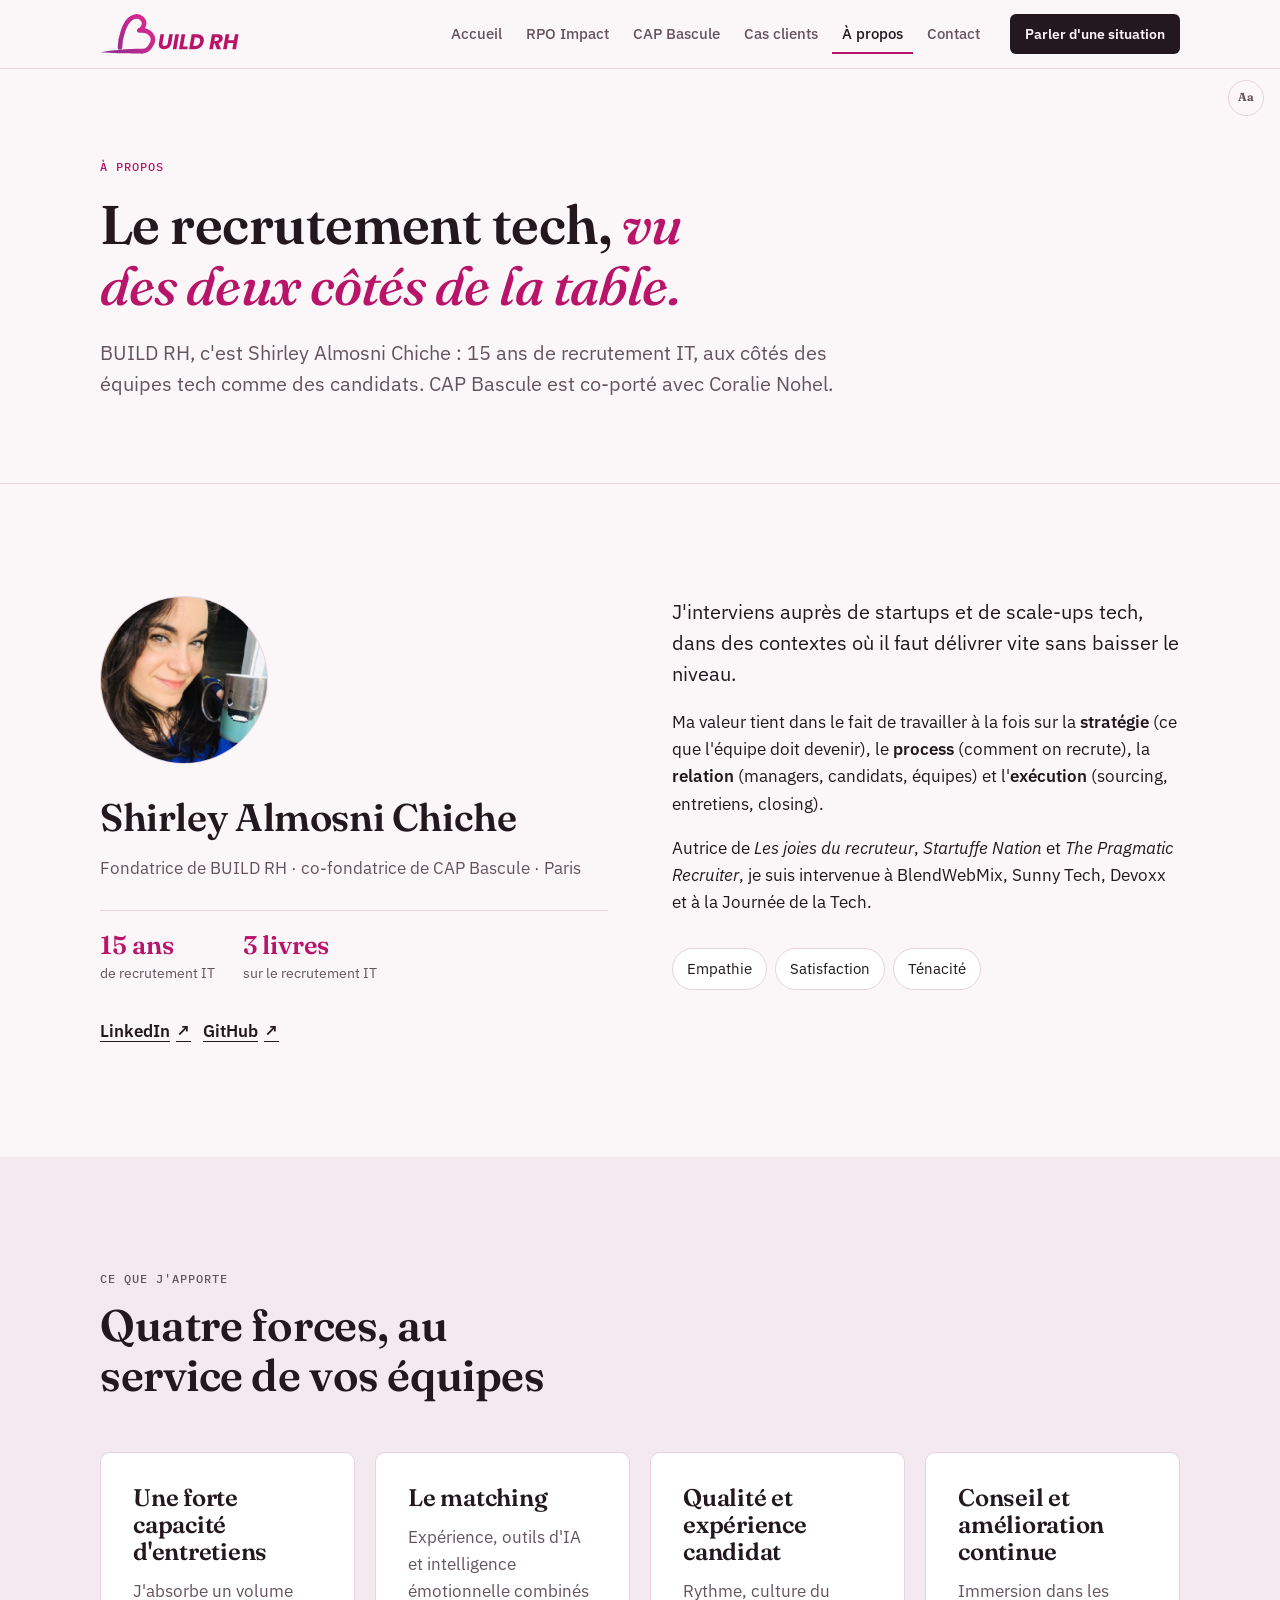
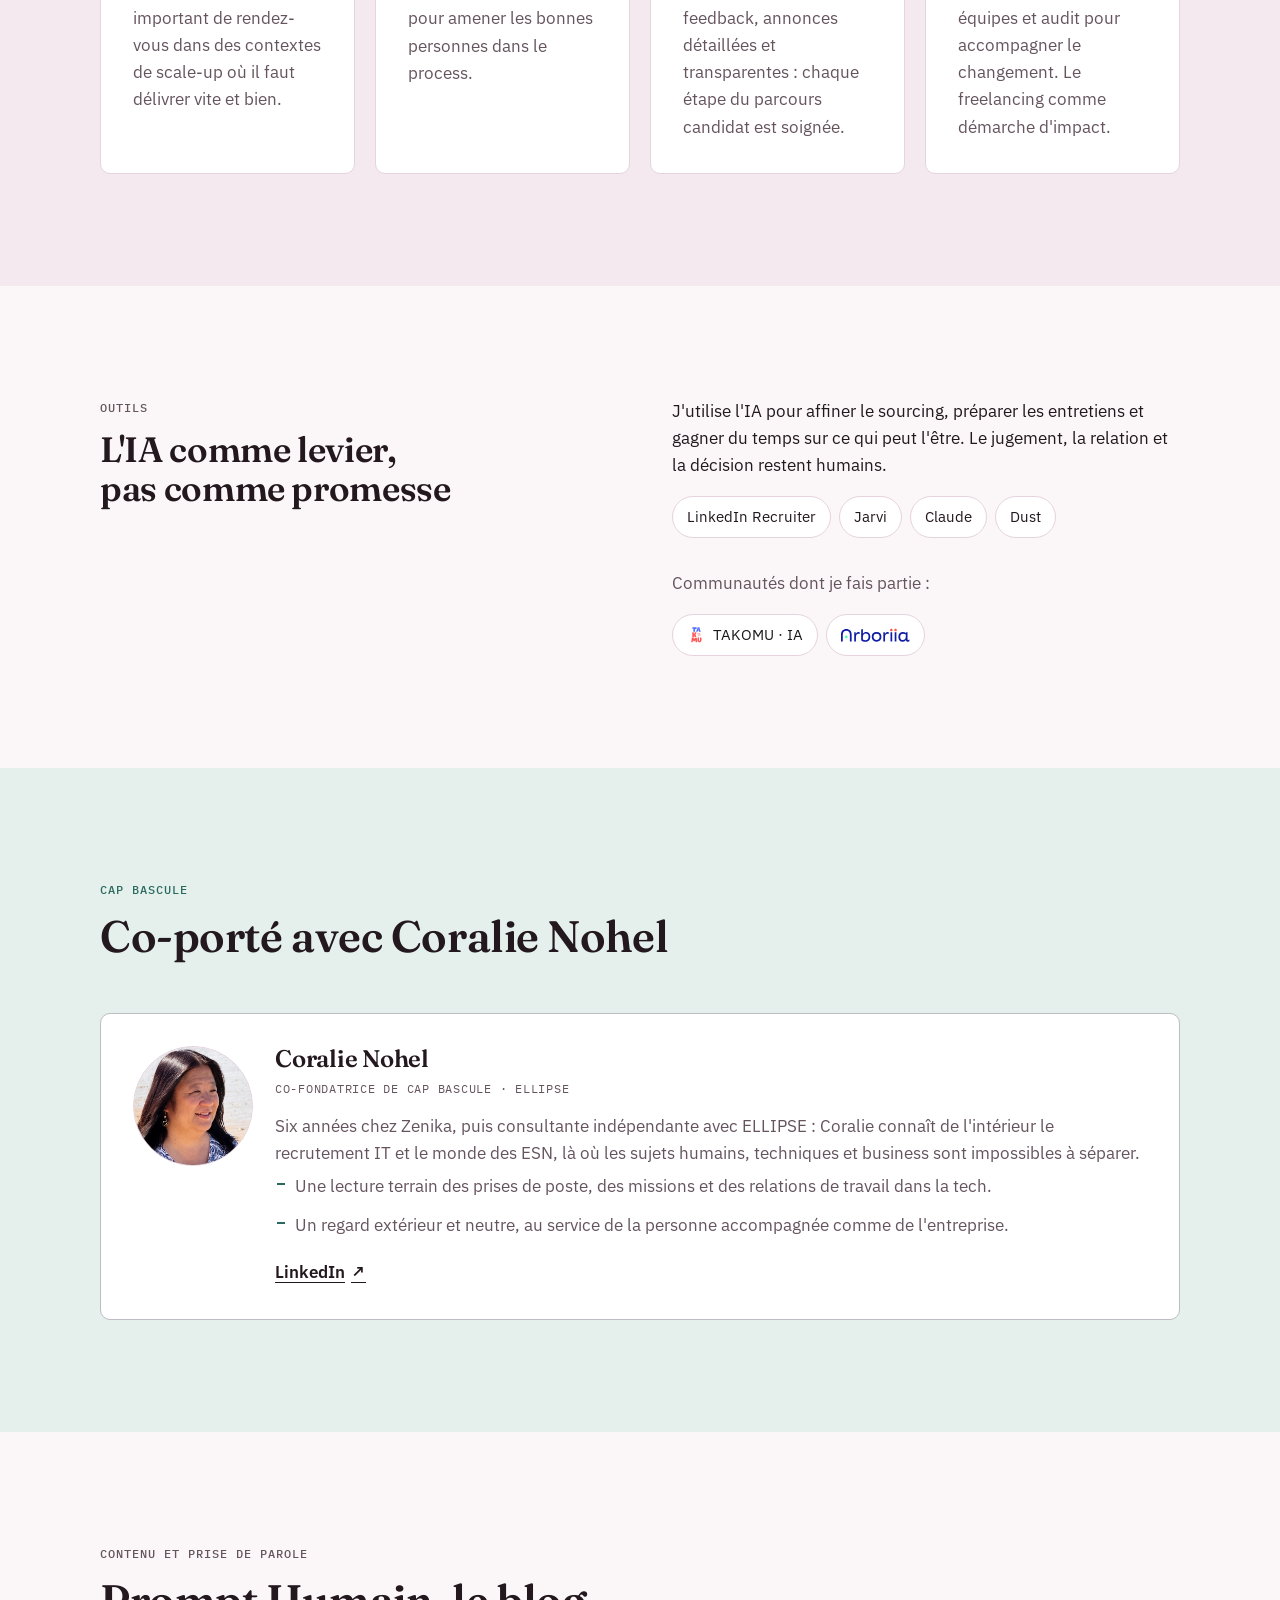
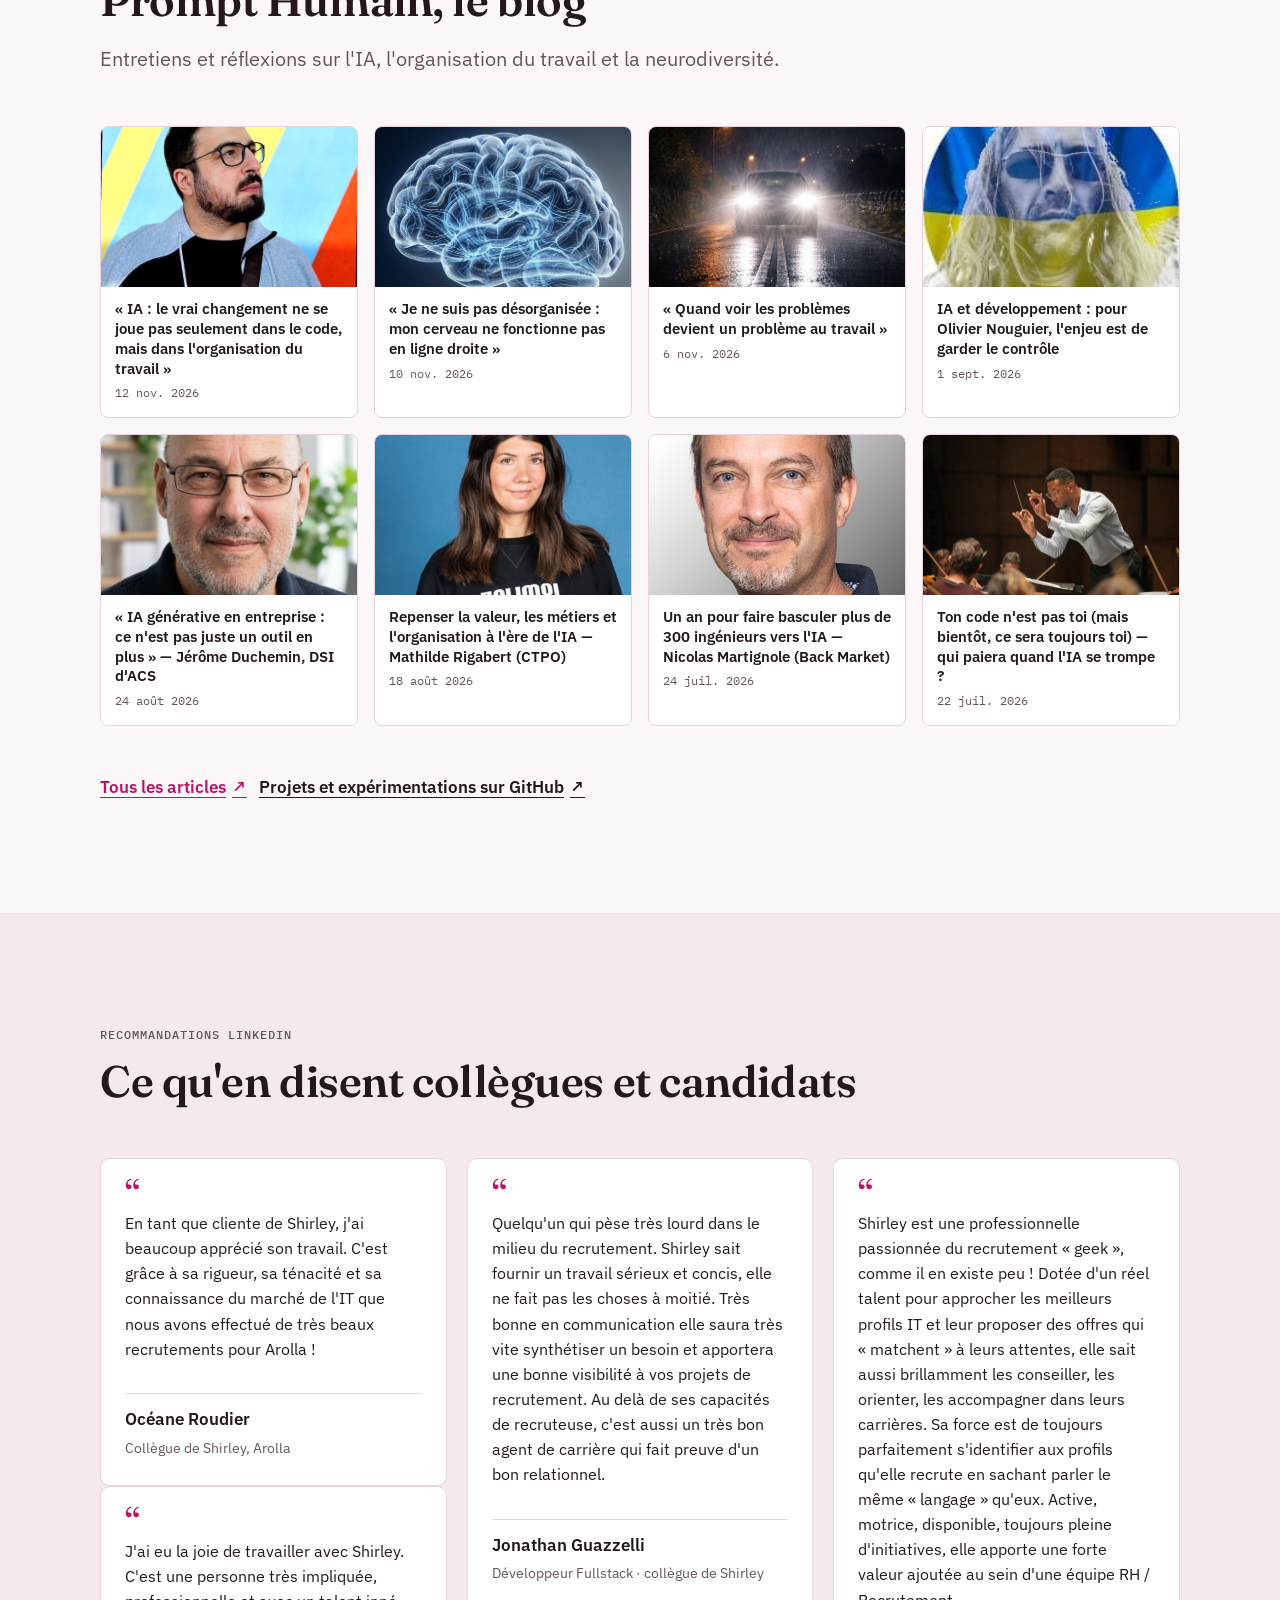
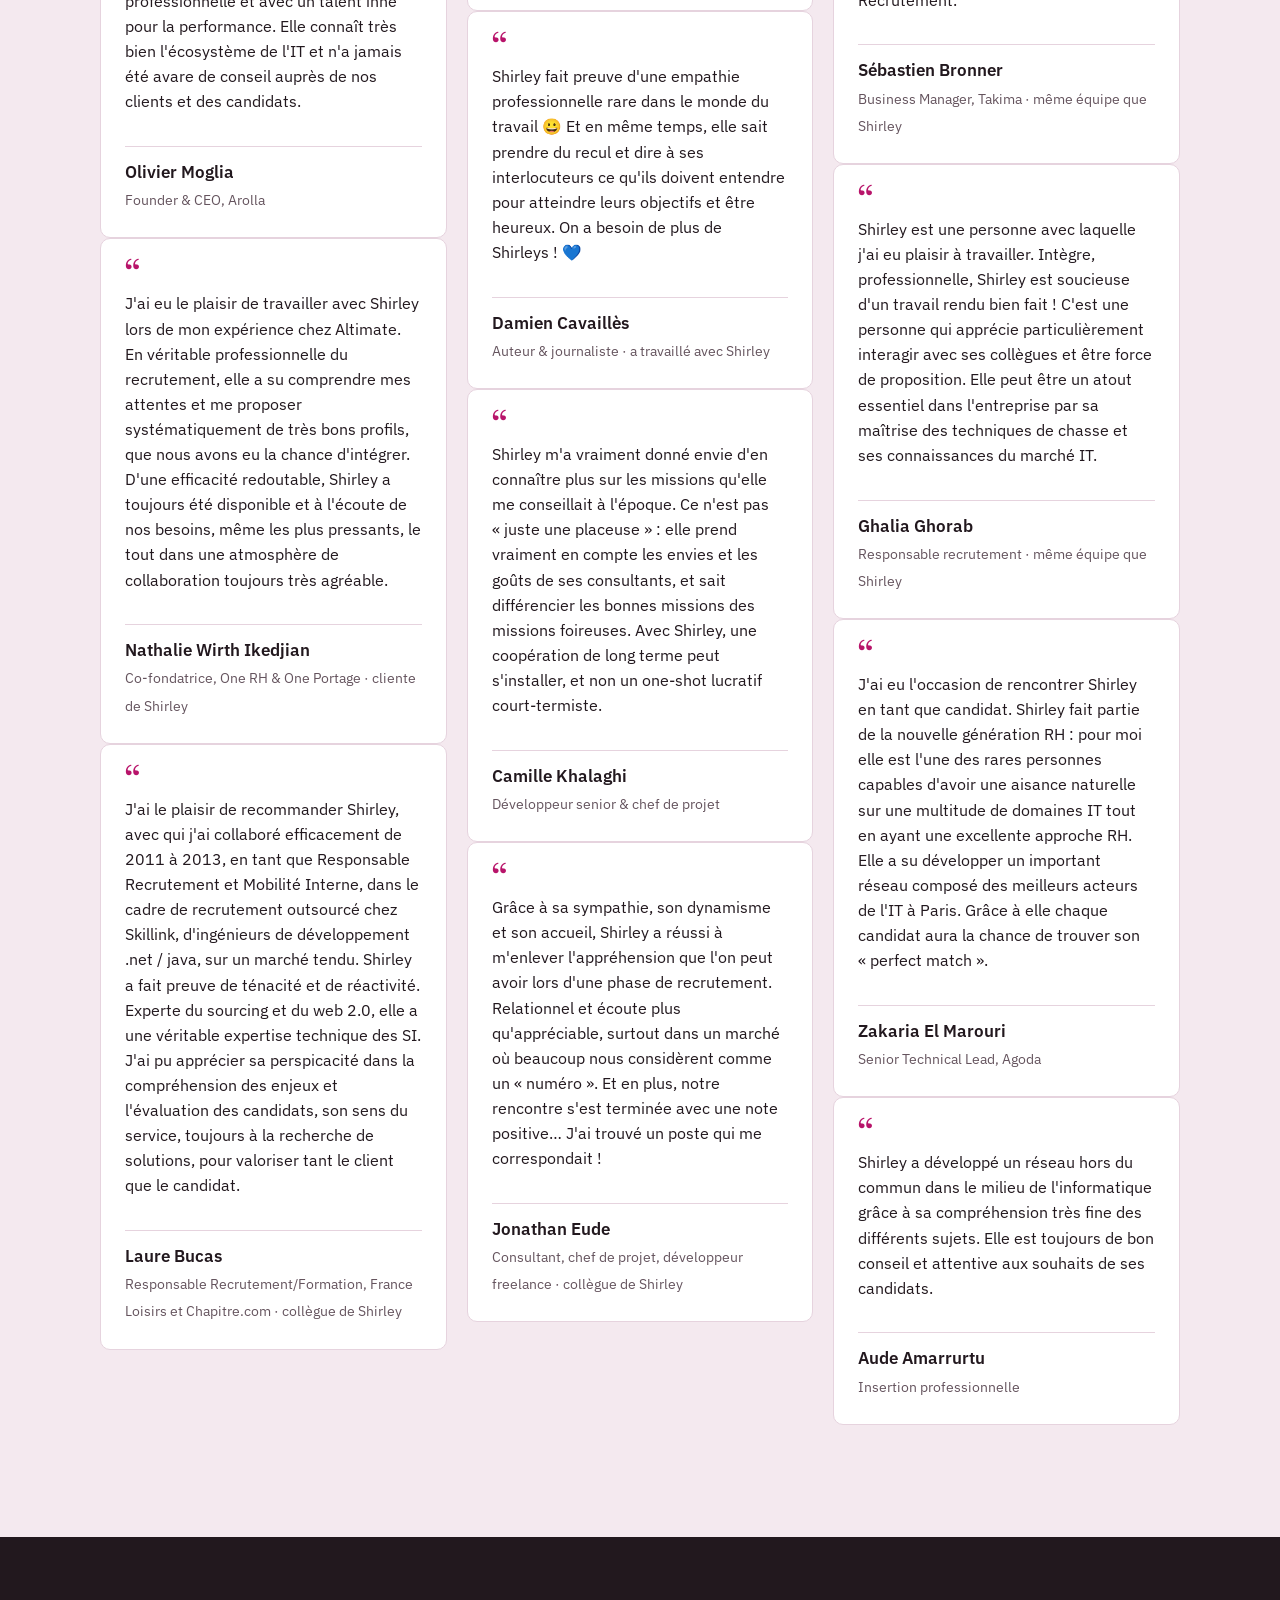
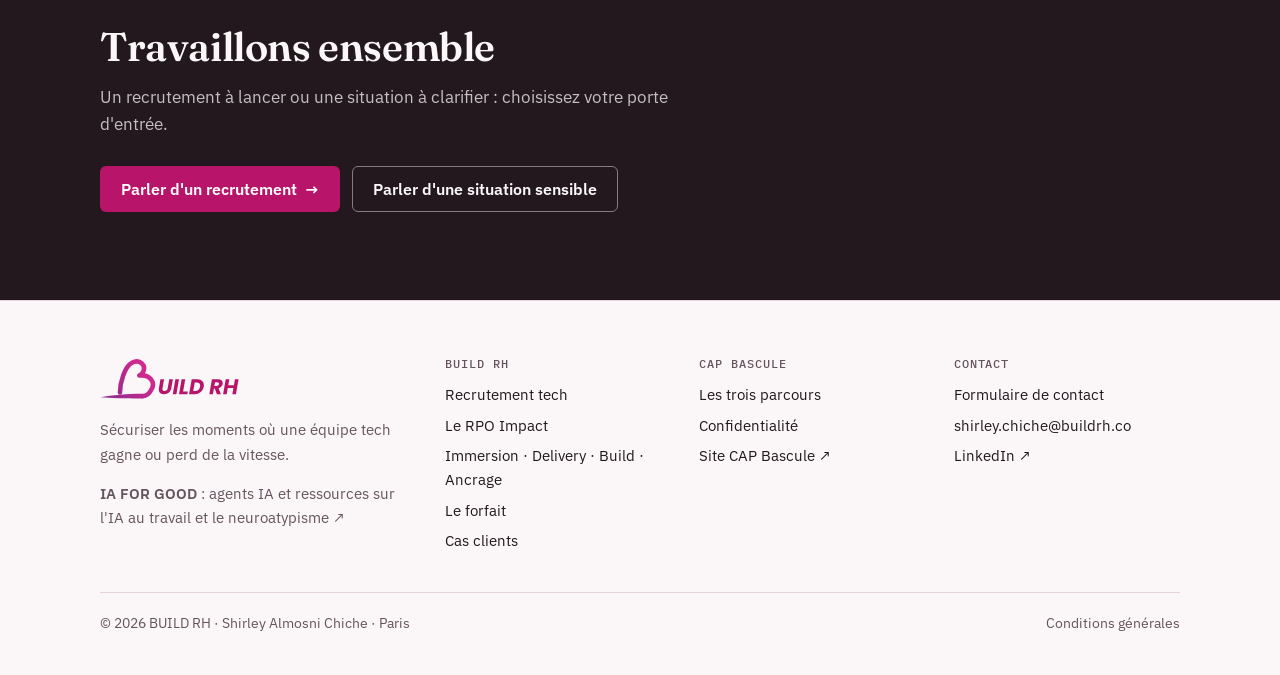
<file: a-propos.html>
<!doctype html>
<html lang="fr">
<head>
<meta charset="utf-8">
<meta name="viewport" content="width=device-width, initial-scale=1, viewport-fit=cover">
<title>Shirley Almosni Chiche, recruteuse tech | BUILD RH</title>
<meta name="description" content="15 ans de recrutement IT auprès de startups et scale-ups. Stratégie, process, relation et exécution. CAP Bascule co-porté avec Coralie Nohel.">
<link rel="canonical" href="https://build-rh.io/a-propos.html">
<meta name="theme-color" content="#FBF7F8" media="(prefers-color-scheme: light)">
<meta name="theme-color" content="#191115" media="(prefers-color-scheme: dark)">
<meta property="og:type" content="website">
<meta property="og:locale" content="fr_FR">
<meta property="og:site_name" content="BUILD RH">
<meta property="og:title" content="Shirley Almosni Chiche, recruteuse tech | BUILD RH">
<meta property="og:description" content="15 ans de recrutement IT auprès de startups et scale-ups. Stratégie, process, relation et exécution. CAP Bascule co-porté avec Coralie Nohel.">
<meta property="og:url" content="https://build-rh.io/a-propos.html">
<meta property="og:image" content="https://build-rh.io/assets/og-image.jpg">
<meta property="og:image:width" content="1200">
<meta property="og:image:height" content="630">
<meta property="og:image:alt" content="BUILD RH : sécuriser les moments où une équipe tech gagne ou perd de la vitesse. RPO Impact et CAP Bascule.">
<meta name="twitter:card" content="summary_large_image">
<meta name="author" content="Shirley Almosni Chiche">
<meta name="google-site-verification" content="nvf2lEdFUN5xLHKZI7ZcgeKEf2Aeo15o3mJqzMciFgk">
<link rel="icon" href="/assets/logo/buildrh-avatar.svg" type="image/svg+xml">
<link rel="icon" href="/assets/logo/favicon-32.png" sizes="32x32" type="image/png">
<link rel="apple-touch-icon" href="/assets/logo/apple-touch-icon.png">
<link rel="preconnect" href="https://fonts.googleapis.com">
<link rel="preconnect" href="https://fonts.gstatic.com" crossorigin>
<link href="https://fonts.googleapis.com/css2?family=Fraunces:ital,opsz,wght@0,9..144,500;0,9..144,600;1,9..144,500&family=IBM+Plex+Mono:wght@400;500&family=IBM+Plex+Sans:wght@400;500;600&family=Open+Sans:wght@800&display=swap" rel="stylesheet">
<link rel="stylesheet" href="/assets/site.css">
<script type="application/ld+json">
{
  "@context": "https://schema.org",
  "@type": "BreadcrumbList",
  "itemListElement": [
    {
      "@type": "ListItem",
      "position": 1,
      "name": "Accueil",
      "item": "https://build-rh.io/"
    },
    {
      "@type": "ListItem",
      "position": 2,
      "name": "À propos",
      "item": "https://build-rh.io/a-propos.html"
    }
  ]
}
</script>
<script type="application/ld+json">
{
  "@context": "https://schema.org",
  "@type": "Person",
  "name": "Shirley Almosni Chiche",
  "jobTitle": "Recruteuse tech, fondatrice de BUILD RH",
  "worksFor": {
    "@id": "https://build-rh.io/#org"
  },
  "image": "https://build-rh.io/assets/shirley-portrait.jpg",
  "url": "https://build-rh.io/a-propos.html",
  "address": {
    "@type": "PostalAddress",
    "addressLocality": "Paris",
    "addressCountry": "FR"
  },
  "knowsAbout": [
    "Recrutement tech",
    "RPO",
    "Process de recrutement",
    "Neurodiversité au travail",
    "IA et recrutement"
  ],
  "sameAs": [
    "https://www.linkedin.com/in/shirley-almosni-chiche/",
    "https://github.com/AlmosniShirley",
    "https://prompt-humain.ghost.io/",
    "https://www.youtube.com/@TDArHH"
  ]
}
</script>
</head>
<body>
<a class="skip" href="#main">Aller au contenu</a>
<header class="site-header">
  <div class="wrap">
    <a class="brand" href="/" aria-label="BUILD RH, accueil"><img class="logo-img logo-light" src="/assets/logo/buildrh-logo-couleur.svg" alt="BUILD RH" width="113" height="35"><img class="logo-img logo-dark" src="/assets/logo/buildrh-logo-blanc.svg" alt="" aria-hidden="true" width="113" height="35"></a>
    <nav class="main-nav" aria-label="Navigation principale">
      <ul>
        <li><a href="/">Accueil</a></li>
        <li><a href="/build-rh.html">RPO Impact</a></li>
        <li><a href="/cap-bascule.html" class="nav-cap">CAP Bascule</a></li>
        <li><a href="/cas-clients.html">Cas clients</a></li>
        <li><a href="/a-propos.html" aria-current="page">À propos</a></li>
        <li><a href="/contact.html">Contact</a></li>
      </ul>
    </nav>
    <a class="btn btn-ink btn-sm header-cta" href="/contact.html">Parler d'une situation</a>
    <button class="menu-btn" id="menu-btn" type="button" aria-expanded="false" aria-controls="mobile-menu">
      <svg viewBox="0 0 24 24" fill="none" stroke="currentColor" stroke-width="2" stroke-linecap="round" aria-hidden="true"><path d="M4 7h16M4 12h16M4 17h16"/></svg>
      <span class="label">Menu</span>
    </button>
  </div>
</header>
<div class="mobile-menu" id="mobile-menu" hidden>
  <div class="paths">
    <a class="path build" href="/contact.html?besoin=recrutement"><span class="tag tag-build">RPO Impact</span><strong>Recruter sans ralentir</strong></a>
    <a class="path cap" href="/contact.html?besoin=situation"><span class="tag tag-cap">CAP Bascule</span><strong>Gérer une situation sensible</strong></a>
  </div>
  <nav aria-label="Navigation mobile">
    <ul>
      <li><a href="/">Accueil</a></li>
      <li><a href="/build-rh.html">RPO Impact</a></li>
      <li><a href="/cap-bascule.html">CAP Bascule</a></li>
      <li><a href="/cas-clients.html">Cas clients</a></li>
      <li><a href="/a-propos.html" aria-current="page">À propos</a></li>
      <li><a href="/contact.html">Contact</a></li>
    </ul>
  </nav>
</div>
<main id="main">
<section class="page-hero">
  <div class="wrap">
    <span class="eyebrow">À propos</span>
    <h1>Le recrutement tech, <em>vu des deux côtés de la table.</em></h1>
    <p class="lead">BUILD RH, c'est Shirley Almosni Chiche&nbsp;: 15 ans de recrutement IT, aux côtés des équipes tech comme des candidats. CAP Bascule est co-porté avec Coralie Nohel.</p>
  </div>
</section>

<section class="section" aria-labelledby="shirley-title">
  <div class="wrap two-col">
    <div>
      <div class="person" style="grid-template-columns:1fr">
        <div class="photo" style="width:168px;height:168px"><img src="/assets/shirley-portrait.jpg" alt="Portrait de Shirley Almosni Chiche" width="400" height="400" decoding="async"></div>
      </div>
      <h2 id="shirley-title" class="mt-m" style="font-size:clamp(1.8rem,3.6vw,2.4rem)">Shirley Almosni Chiche</h2>
      <p class="muted mt-s">Fondatrice de BUILD RH · co-fondatrice de CAP Bascule · Paris</p>
      <div class="facts">
        <div><strong>15 ans</strong><span>de recrutement IT</span></div>
        <div><strong>3 livres</strong><span>sur le recrutement IT</span></div>
      </div>
      <div class="cta-row mt-m"><a class="link-arrow" href="https://www.linkedin.com/in/shirley-almosni-chiche/" rel="noopener">LinkedIn <span aria-hidden="true">↗</span></a><a class="link-arrow" href="https://github.com/AlmosniShirley" rel="noopener">GitHub <span aria-hidden="true">↗</span></a></div>
    </div>
    <div>
      <p class="lead mt-0" style="color:var(--ink)">J'interviens auprès de startups et de scale-ups tech, dans des contextes où il faut délivrer vite sans baisser le niveau.</p>
      <p>Ma valeur tient dans le fait de travailler à la fois sur la <strong>stratégie</strong> (ce que l'équipe doit devenir), le <strong>process</strong> (comment on recrute), la <strong>relation</strong> (managers, candidats, équipes) et l'<strong>exécution</strong> (sourcing, entretiens, closing).</p>
      <p>Autrice de <em>Les joies du recruteur</em>, <em>Startuffe Nation</em> et <em>The Pragmatic Recruiter</em>, je suis intervenue à BlendWebMix, Sunny Tech, Devoxx et à la Journée de la Tech.</p>
      <div class="chips mt-m" aria-label="Valeurs"><span class="chip">Empathie</span><span class="chip">Satisfaction</span><span class="chip">Ténacité</span></div>
    </div>
  </div>
</section>

<section class="section alt" aria-labelledby="forces-title">
  <div class="wrap">
    <div class="section-head"><span class="kicker">Ce que j'apporte</span><h2 id="forces-title">Quatre forces, au service de vos équipes</h2></div>
    <div class="grid grid-4">
      <div class="card"><h3>Une forte capacité d'entretiens</h3><p>J'absorbe un volume important de rendez-vous dans des contextes de scale-up où il faut délivrer vite et bien.</p></div>
      <div class="card"><h3>Le matching</h3><p>Expérience, outils d'IA et intelligence émotionnelle combinés pour amener les bonnes personnes dans le process.</p></div>
      <div class="card"><h3>Qualité et expérience candidat</h3><p>Rythme, culture du feedback, annonces détaillées et transparentes&nbsp;: chaque étape du parcours candidat est soignée.</p></div>
      <div class="card"><h3>Conseil et amélioration continue</h3><p>Immersion dans les équipes et audit pour accompagner le changement. Le freelancing comme démarche d'impact.</p></div>
    </div>
  </div>
</section>

<section class="section" aria-labelledby="ia-title">
  <div class="wrap two-col">
    <div>
      <span class="kicker">Outils</span>
      <h2 id="ia-title" style="font-size:clamp(1.6rem,3.2vw,2.2rem)">L'IA comme levier, pas comme promesse</h2>
    </div>
    <div>
      <p>J'utilise l'IA pour affiner le sourcing, préparer les entretiens et gagner du temps sur ce qui peut l'être. Le jugement, la relation et la décision restent humains.</p>
      <div class="chips mt-s"><span class="chip">LinkedIn Recruiter</span><span class="chip">Jarvi</span><span class="chip">Claude</span><span class="chip">Dust</span></div>
      <p class="mt-m muted">Communautés dont je fais partie&nbsp;:</p>
      <div class="chips">
        <a class="chip logo" href="https://takomu.ai/" rel="noopener"><img src="/assets/logos/takomu.svg" alt="" loading="lazy">TAKOMU · IA</a>
        <a class="chip logo" href="https://www.arboriia.tech/" rel="noopener"><img src="/assets/logos/arboriia.svg" alt="Arboriia" loading="lazy" style="height:14px"></a>
      </div>
    </div>
  </div>
</section>

<section class="section cap-zone" aria-labelledby="coralie-title">
  <div class="wrap">
    <div class="section-head"><span class="kicker" style="color:var(--cap)">CAP Bascule</span><h2 id="coralie-title">Co-porté avec Coralie Nohel</h2></div>
    <div class="people" style="grid-template-columns:minmax(0,1fr)"><article class="card person cap-person">
  <div class="photo"><img src="/assets/coralie.jpg" alt="Portrait de Coralie Nohel" loading="lazy" decoding="async"></div>
  <div>
    <h3>Coralie Nohel</h3>
    <span class="role">Co-fondatrice de CAP Bascule · ELLIPSE</span>
    <p>Six années chez Zenika, puis consultante indépendante avec ELLIPSE&nbsp;: Coralie connaît de l'intérieur le recrutement IT et le monde des ESN, là où les sujets humains, techniques et business sont impossibles à séparer.</p>
    <ul>
      <li>Une lecture terrain des prises de poste, des missions et des relations de travail dans la tech.</li>
      <li>Un regard extérieur et neutre, au service de la personne accompagnée comme de l'entreprise.</li>
    </ul>
    <div class="cta-row"><a class="link-arrow" href="https://www.linkedin.com/in/coralienohel/" rel="noopener">LinkedIn <span aria-hidden="true">↗</span></a></div>
  </div>
</article></div>
  </div>
</section>

<section class="section" aria-labelledby="blog-title">
  <div class="wrap">
    <div class="section-head">
      <span class="kicker">Contenu et prise de parole</span>
      <h2 id="blog-title">Prompt Humain, le blog</h2>
      <p class="lead">Entretiens et réflexions sur l'IA, l'organisation du travail et la neurodiversité.</p>
    </div>
    <div class="posts">
<a class="post" href="https://prompt-humain.ghost.io/ia-le-vrai-changement-ne-se-joue-pas-seulement-dans-le-code-mais-dans-lorganisation-du-travail/" rel="noopener"><img src="/assets/blog/9.jpeg" alt="" loading="lazy" decoding="async"><span class="meta"><span class="t">« IA : le vrai changement ne se joue pas seulement dans le code, mais dans l'organisation du travail »</span><span class="d">12 nov. 2026</span></span></a>
<a class="post" href="https://prompt-humain.ghost.io/je-ne-suis-pas-desorganisee-mon-cerveau-ne-fonctionne-pas-en-ligne-droite/" rel="noopener"><img src="/assets/blog/10.jpeg" alt="" loading="lazy" decoding="async"><span class="meta"><span class="t">« Je ne suis pas désorganisée : mon cerveau ne fonctionne pas en ligne droite »</span><span class="d">10 nov. 2026</span></span></a>
<a class="post" href="https://prompt-humain.ghost.io/quand-voir-les-problemes-devient-un-probleme-au-travail/" rel="noopener"><img src="/assets/blog/11.jpg" alt="" loading="lazy" decoding="async"><span class="meta"><span class="t">« Quand voir les problèmes devient un problème au travail »</span><span class="d">6 nov. 2026</span></span></a>
<a class="post" href="https://prompt-humain.ghost.io/ia-et-developpement-pour-olivier-nouguier-lenjeu-est-de-garder-le-controle/" rel="noopener"><img src="/assets/blog/1.jpg" alt="" loading="lazy" decoding="async"><span class="meta"><span class="t">IA et développement : pour Olivier Nouguier, l'enjeu est de garder le contrôle</span><span class="d">1 sept. 2026</span></span></a>
<a class="post" href="https://prompt-humain.ghost.io/ia-generative-en-entreprise-ce-nest-pas-juste-un-outil-en-plus-cest-un-seisme-culturel-temoignage-de-jerome-duchemin-dsi-dacs/" rel="noopener"><img src="/assets/blog/2.jpg" alt="" loading="lazy" decoding="async"><span class="meta"><span class="t">« IA générative en entreprise : ce n'est pas juste un outil en plus » — Jérôme Duchemin, DSI d'ACS</span><span class="d">24 août 2026</span></span></a>
<a class="post" href="https://prompt-humain.ghost.io/repenser-la-valeur-les-metiers-et-lorganisation-a-lere-de-lia-entretien-avec-mathilde-rigabert-ctpo/" rel="noopener"><img src="/assets/blog/3.jpg" alt="" loading="lazy" decoding="async"><span class="meta"><span class="t">Repenser la valeur, les métiers et l'organisation à l'ère de l'IA — Mathilde Rigabert (CTPO)</span><span class="d">18 août 2026</span></span></a>
<a class="post" href="https://prompt-humain.ghost.io/un-an-pour-faire-basculer-plus-de-300-ingenieurs-vers-lia-il-etait-une-fois-le-temoignage-de-nicolas-martignole-back-market/" rel="noopener"><img src="/assets/blog/4.jpg" alt="" loading="lazy" decoding="async"><span class="meta"><span class="t">Un an pour faire basculer plus de 300 ingénieurs vers l'IA — Nicolas Martignole (Back Market)</span><span class="d">24 juil. 2026</span></span></a>
<a class="post" href="https://prompt-humain.ghost.io/ton-code-nest-pas-toi-mais-bientot-ce-sera-toujours-toi-qui-paiera-quand-lia-se-trompe/" rel="noopener"><img src="/assets/blog/5.jpg" alt="" loading="lazy" decoding="async"><span class="meta"><span class="t">Ton code n'est pas toi (mais bientôt, ce sera toujours toi) — qui paiera quand l'IA se trompe ?</span><span class="d">22 juil. 2026</span></span></a>
</div>
    <div class="section-foot cta-row"><a class="link-arrow build" href="https://prompt-humain.ghost.io/" rel="noopener">Tous les articles <span aria-hidden="true">↗</span></a><a class="link-arrow" href="https://github.com/AlmosniShirley" rel="noopener">Projets et expérimentations sur GitHub <span aria-hidden="true">↗</span></a></div>
  </div>
</section>

<section class="section alt" id="recommandations" aria-labelledby="allreco-title">
  <div class="wrap">
    <div class="section-head"><span class="kicker">Recommandations LinkedIn</span><h2 id="allreco-title">Ce qu'en disent collègues et candidats</h2></div>
    <div class="quotes-all">
<figure class="quote">
  <blockquote><p class="mt-0">En tant que cliente de Shirley, j'ai beaucoup apprécié son travail. C'est grâce à sa rigueur, sa ténacité et sa connaissance du marché de l'IT que nous avons effectué de très beaux recrutements pour Arolla&nbsp;!</p></blockquote>
  <figcaption><span class="name">Océane Roudier</span><span class="who">Collègue de Shirley, Arolla</span></figcaption>
</figure>
<figure class="quote">
  <blockquote><p class="mt-0">J'ai eu la joie de travailler avec Shirley. C'est une personne très impliquée, professionnelle et avec un talent inné pour la performance. Elle connaît très bien l'écosystème de l'IT et n'a jamais été avare de conseil auprès de nos clients et des candidats.</p></blockquote>
  <figcaption><span class="name">Olivier Moglia</span><span class="who">Founder &amp; CEO, Arolla</span></figcaption>
</figure>
<figure class="quote">
  <blockquote><p class="mt-0">J'ai eu le plaisir de travailler avec Shirley lors de mon expérience chez Altimate. En véritable professionnelle du recrutement, elle a su comprendre mes attentes et me proposer systématiquement de très bons profils, que nous avons eu la chance d'intégrer. D'une efficacité redoutable, Shirley a toujours été disponible et à l'écoute de nos besoins, même les plus pressants, le tout dans une atmosphère de collaboration toujours très agréable.</p></blockquote>
  <figcaption><span class="name">Nathalie Wirth Ikedjian</span><span class="who">Co-fondatrice, One RH &amp; One Portage · cliente de Shirley</span></figcaption>
</figure>
<figure class="quote">
  <blockquote><p class="mt-0">J'ai le plaisir de recommander Shirley, avec qui j'ai collaboré efficacement de 2011 à 2013, en tant que Responsable Recrutement et Mobilité Interne, dans le cadre de recrutement outsourcé chez Skillink, d'ingénieurs de développement .net / java, sur un marché tendu. Shirley a fait preuve de ténacité et de réactivité. Experte du sourcing et du web 2.0, elle a une véritable expertise technique des SI. J'ai pu apprécier sa perspicacité dans la compréhension des enjeux et l'évaluation des candidats, son sens du service, toujours à la recherche de solutions, pour valoriser tant le client que le candidat.</p></blockquote>
  <figcaption><span class="name">Laure Bucas</span><span class="who">Responsable Recrutement/Formation, France Loisirs et Chapitre.com · collègue de Shirley</span></figcaption>
</figure>
<figure class="quote">
  <blockquote><p class="mt-0">Quelqu'un qui pèse très lourd dans le milieu du recrutement. Shirley sait fournir un travail sérieux et concis, elle ne fait pas les choses à moitié. Très bonne en communication elle saura très vite synthétiser un besoin et apportera une bonne visibilité à vos projets de recrutement. Au delà de ses capacités de recruteuse, c'est aussi un très bon agent de carrière qui fait preuve d'un bon relationnel.</p></blockquote>
  <figcaption><span class="name">Jonathan Guazzelli</span><span class="who">Développeur Fullstack · collègue de Shirley</span></figcaption>
</figure>
<figure class="quote">
  <blockquote><p class="mt-0">Shirley fait preuve d'une empathie professionnelle rare dans le monde du travail 😀 Et en même temps, elle sait prendre du recul et dire à ses interlocuteurs ce qu'ils doivent entendre pour atteindre leurs objectifs et être heureux. On a besoin de plus de Shirleys&nbsp;! 💙</p></blockquote>
  <figcaption><span class="name">Damien Cavaillès</span><span class="who">Auteur &amp; journaliste · a travaillé avec Shirley</span></figcaption>
</figure>
<figure class="quote">
  <blockquote><p class="mt-0">Shirley m'a vraiment donné envie d'en connaître plus sur les missions qu'elle me conseillait à l'époque. Ce n'est pas «&nbsp;juste une placeuse&nbsp;»&nbsp;: elle prend vraiment en compte les envies et les goûts de ses consultants, et sait différencier les bonnes missions des missions foireuses. Avec Shirley, une coopération de long terme peut s'installer, et non un one-shot lucratif court-termiste.</p></blockquote>
  <figcaption><span class="name">Camille Khalaghi</span><span class="who">Développeur senior &amp; chef de projet</span></figcaption>
</figure>
<figure class="quote">
  <blockquote><p class="mt-0">Grâce à sa sympathie, son dynamisme et son accueil, Shirley a réussi à m'enlever l'appréhension que l'on peut avoir lors d'une phase de recrutement. Relationnel et écoute plus qu'appréciable, surtout dans un marché où beaucoup nous considèrent comme un «&nbsp;numéro&nbsp;». Et en plus, notre rencontre s'est terminée avec une note positive… J'ai trouvé un poste qui me correspondait&nbsp;!</p></blockquote>
  <figcaption><span class="name">Jonathan Eude</span><span class="who">Consultant, chef de projet, développeur freelance · collègue de Shirley</span></figcaption>
</figure>
<figure class="quote">
  <blockquote><p class="mt-0">Shirley est une professionnelle passionnée du recrutement «&nbsp;geek&nbsp;», comme il en existe peu&nbsp;! Dotée d'un réel talent pour approcher les meilleurs profils IT et leur proposer des offres qui «&nbsp;matchent&nbsp;» à leurs attentes, elle sait aussi brillamment les conseiller, les orienter, les accompagner dans leurs carrières. Sa force est de toujours parfaitement s'identifier aux profils qu'elle recrute en sachant parler le même «&nbsp;langage&nbsp;» qu'eux. Active, motrice, disponible, toujours pleine d'initiatives, elle apporte une forte valeur ajoutée au sein d'une équipe RH / Recrutement.</p></blockquote>
  <figcaption><span class="name">Sébastien Bronner</span><span class="who">Business Manager, Takima · même équipe que Shirley</span></figcaption>
</figure>
<figure class="quote">
  <blockquote><p class="mt-0">Shirley est une personne avec laquelle j'ai eu plaisir à travailler. Intègre, professionnelle, Shirley est soucieuse d'un travail rendu bien fait&nbsp;! C'est une personne qui apprécie particulièrement interagir avec ses collègues et être force de proposition. Elle peut être un atout essentiel dans l'entreprise par sa maîtrise des techniques de chasse et ses connaissances du marché IT.</p></blockquote>
  <figcaption><span class="name">Ghalia Ghorab</span><span class="who">Responsable recrutement · même équipe que Shirley</span></figcaption>
</figure>
<figure class="quote">
  <blockquote><p class="mt-0">J'ai eu l'occasion de rencontrer Shirley en tant que candidat. Shirley fait partie de la nouvelle génération RH&nbsp;: pour moi elle est l'une des rares personnes capables d'avoir une aisance naturelle sur une multitude de domaines IT tout en ayant une excellente approche RH. Elle a su développer un important réseau composé des meilleurs acteurs de l'IT à Paris. Grâce à elle chaque candidat aura la chance de trouver son «&nbsp;perfect match&nbsp;».</p></blockquote>
  <figcaption><span class="name">Zakaria El Marouri</span><span class="who">Senior Technical Lead, Agoda</span></figcaption>
</figure>
<figure class="quote">
  <blockquote><p class="mt-0">Shirley a développé un réseau hors du commun dans le milieu de l'informatique grâce à sa compréhension très fine des différents sujets. Elle est toujours de bon conseil et attentive aux souhaits de ses candidats.</p></blockquote>
  <figcaption><span class="name">Aude Amarrurtu</span><span class="who">Insertion professionnelle</span></figcaption>
</figure>
</div>
  </div>
</section>

<section class="cta-band">
  <div class="wrap">
    <h2>Travaillons ensemble</h2>
    <p>Un recrutement à lancer ou une situation à clarifier&nbsp;: choisissez votre porte d'entrée.</p>
    <div class="cta-row"><a class="btn btn-build" href="/contact.html?besoin=recrutement">Parler d'un recrutement <span class="arrow" aria-hidden="true">→</span></a><a class="btn btn-outline" href="/contact.html?besoin=situation">Parler d'une situation sensible</a></div>
  </div>
</section>
</main>
<footer class="site-footer">
  <div class="wrap">
    <div class="footer-grid">
      <div>
        <a class="brand" href="/" aria-label="BUILD RH, accueil"><img class="logo-img logo-light" src="/assets/logo/buildrh-logo-couleur.svg" alt="BUILD RH" width="142" height="44"><img class="logo-img logo-dark" src="/assets/logo/buildrh-logo-blanc.svg" alt="" aria-hidden="true" width="142" height="44"></a>
        <p class="tagline">Sécuriser les moments où une équipe tech gagne ou perd de la vitesse.</p>
        <p class="tagline"><a href="https://aiforgood.page/" rel="noopener"><strong>IA FOR GOOD</strong> : agents IA et ressources sur l'IA au travail et le neuroatypisme <span aria-hidden="true">↗</span></a></p>
      </div>
      <div>
        <h2>BUILD RH</h2>
        <ul>
          <li><a href="/build-rh.html">Recrutement tech</a></li>
          <li><a href="/build-rh.html">Le RPO Impact</a></li>
          <li><a href="/build-rh.html#dimensions">Immersion · Delivery · Build · Ancrage</a></li>
          <li><a href="/build-rh.html#forfait">Le forfait</a></li>
          <li><a href="/cas-clients.html">Cas clients</a></li>
        </ul>
      </div>
      <div>
        <h2>CAP Bascule</h2>
        <ul>
          <li><a href="/cap-bascule.html">Les trois parcours</a></li>
          <li><a href="/cap-bascule.html#confidentialite">Confidentialité</a></li>
          <li><a href="https://almosnishirley.github.io/capbascule/" rel="noopener">Site CAP Bascule <span aria-hidden="true">↗</span></a></li>
        </ul>
      </div>
      <div>
        <h2>Contact</h2>
        <ul>
          <li><a href="/contact.html">Formulaire de contact</a></li>
          <li><a href="mailto:shirley.chiche@buildrh.co">shirley.chiche@buildrh.co</a></li>
          <li><a href="https://www.linkedin.com/in/shirley-almosni-chiche/" rel="noopener">LinkedIn <span aria-hidden="true">↗</span></a></li>
        </ul>
      </div>
    </div>
    <div class="footer-bottom">
      <span>© 2026 BUILD RH · Shirley Almosni Chiche · Paris</span>
      <a href="/conditions-generales.html">Conditions générales</a>
    </div>
  </div>
</footer>

<button class="a11y-btn" id="a11y-toggle" type="button" title="Confort de lecture" aria-expanded="false" aria-controls="a11y-panel">
  <span class="ico" aria-hidden="true">Aa</span><span class="sr-only">Confort de lecture</span>
</button>
<div class="a11y-panel" id="a11y-panel" hidden role="dialog" aria-label="Réglages de confort de lecture">
  <div class="a11y-head"><span>Confort de lecture</span><button type="button" id="a11y-close" aria-label="Fermer">&times;</button></div>
  <div class="a11y-group"><div class="a11y-label" id="a11y-l1">Taille du texte</div>
    <div class="a11y-seg" data-a11y-control="size" role="group" aria-labelledby="a11y-l1"><button type="button" data-value="normal">A</button><button type="button" data-value="large">A+</button><button type="button" data-value="xlarge">A++</button></div></div>
  <div class="a11y-group"><div class="a11y-label" id="a11y-l2">Espacement du texte</div>
    <div class="a11y-seg" data-a11y-control="spacing" role="group" aria-labelledby="a11y-l2"><button type="button" data-value="normal">Normal</button><button type="button" data-value="loose">Confortable</button></div></div>
  <div class="a11y-group"><div class="a11y-label" id="a11y-l3">Fond de lecture</div>
    <div class="a11y-seg" data-a11y-control="contrast" role="group" aria-labelledby="a11y-l3"><button type="button" data-value="normal">Standard</button><button type="button" data-value="soft">Doux</button></div></div>
  <div class="a11y-group"><div class="a11y-label" id="a11y-l4">Animations</div>
    <div class="a11y-seg" data-a11y-control="motion" role="group" aria-labelledby="a11y-l4"><button type="button" data-value="normal">Activées</button><button type="button" data-value="reduced">Réduites</button></div></div>
  <div class="a11y-group"><div class="a11y-label" id="a11y-l5">Police</div>
    <div class="a11y-seg" data-a11y-control="font" role="group" aria-labelledby="a11y-l5"><button type="button" data-value="normal">Standard</button><button type="button" data-value="lisible">Très lisible</button></div></div>
  <div class="a11y-group"><div class="a11y-label" id="a11y-l6">Guide de lecture</div>
    <div class="a11y-seg" data-a11y-control="guide" role="group" aria-labelledby="a11y-l6"><button type="button" data-value="normal">Désactivé</button><button type="button" data-value="on">Activé</button></div></div>
  <div class="a11y-group"><div class="a11y-label" id="a11y-l7">Mode concentration</div>
    <div class="a11y-seg" data-a11y-control="focus" role="group" aria-labelledby="a11y-l7"><button type="button" data-value="normal">Désactivé</button><button type="button" data-value="on">Activé</button></div></div>
  <p class="a11y-help">Police Atkinson Hyperlegible, bande de lecture qui suit le pointeur, lignes plus courtes et sans italique.</p>
  <button type="button" id="a11y-reset" class="a11y-reset">Réinitialiser</button>
</div>

<div class="reading-guide" aria-hidden="true"><div class="rg-top"></div><div class="rg-bottom"></div></div>
<script src="/assets/site.js" defer></script>
</body>
</html>
</file>
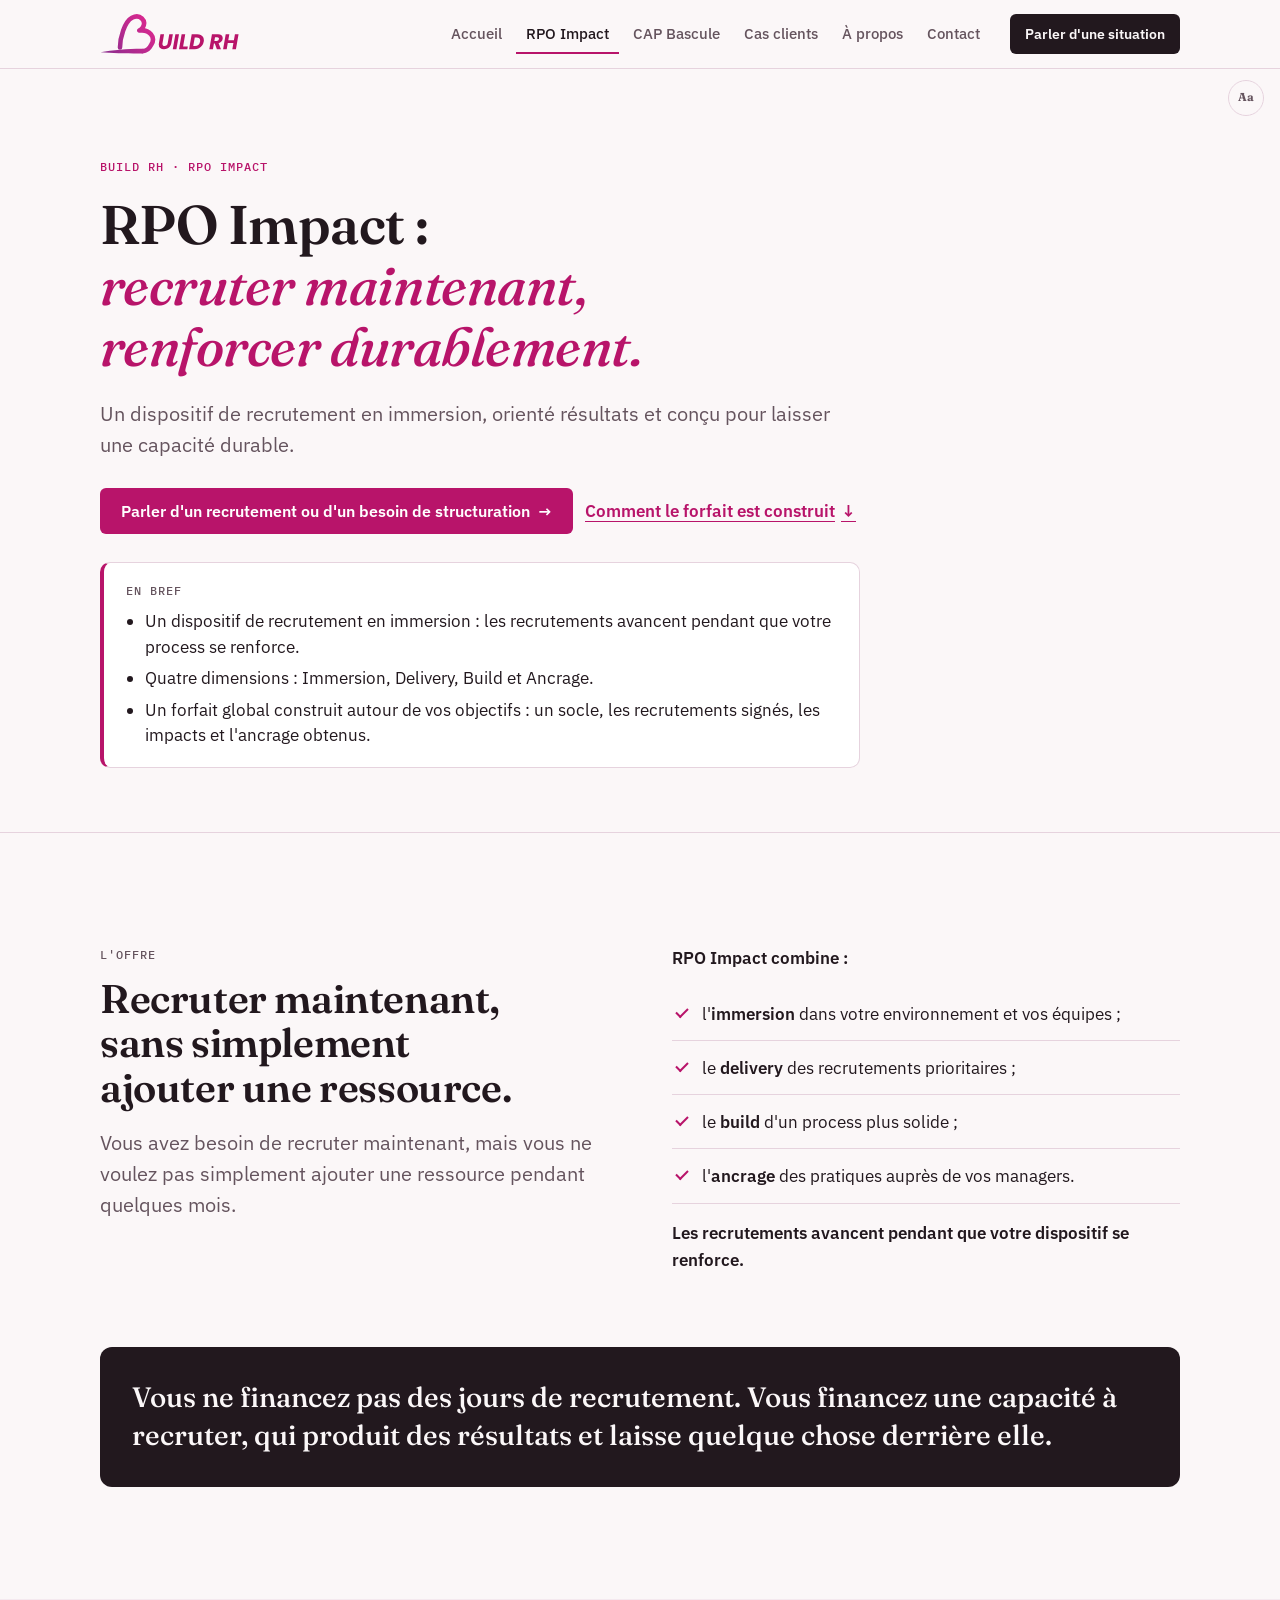
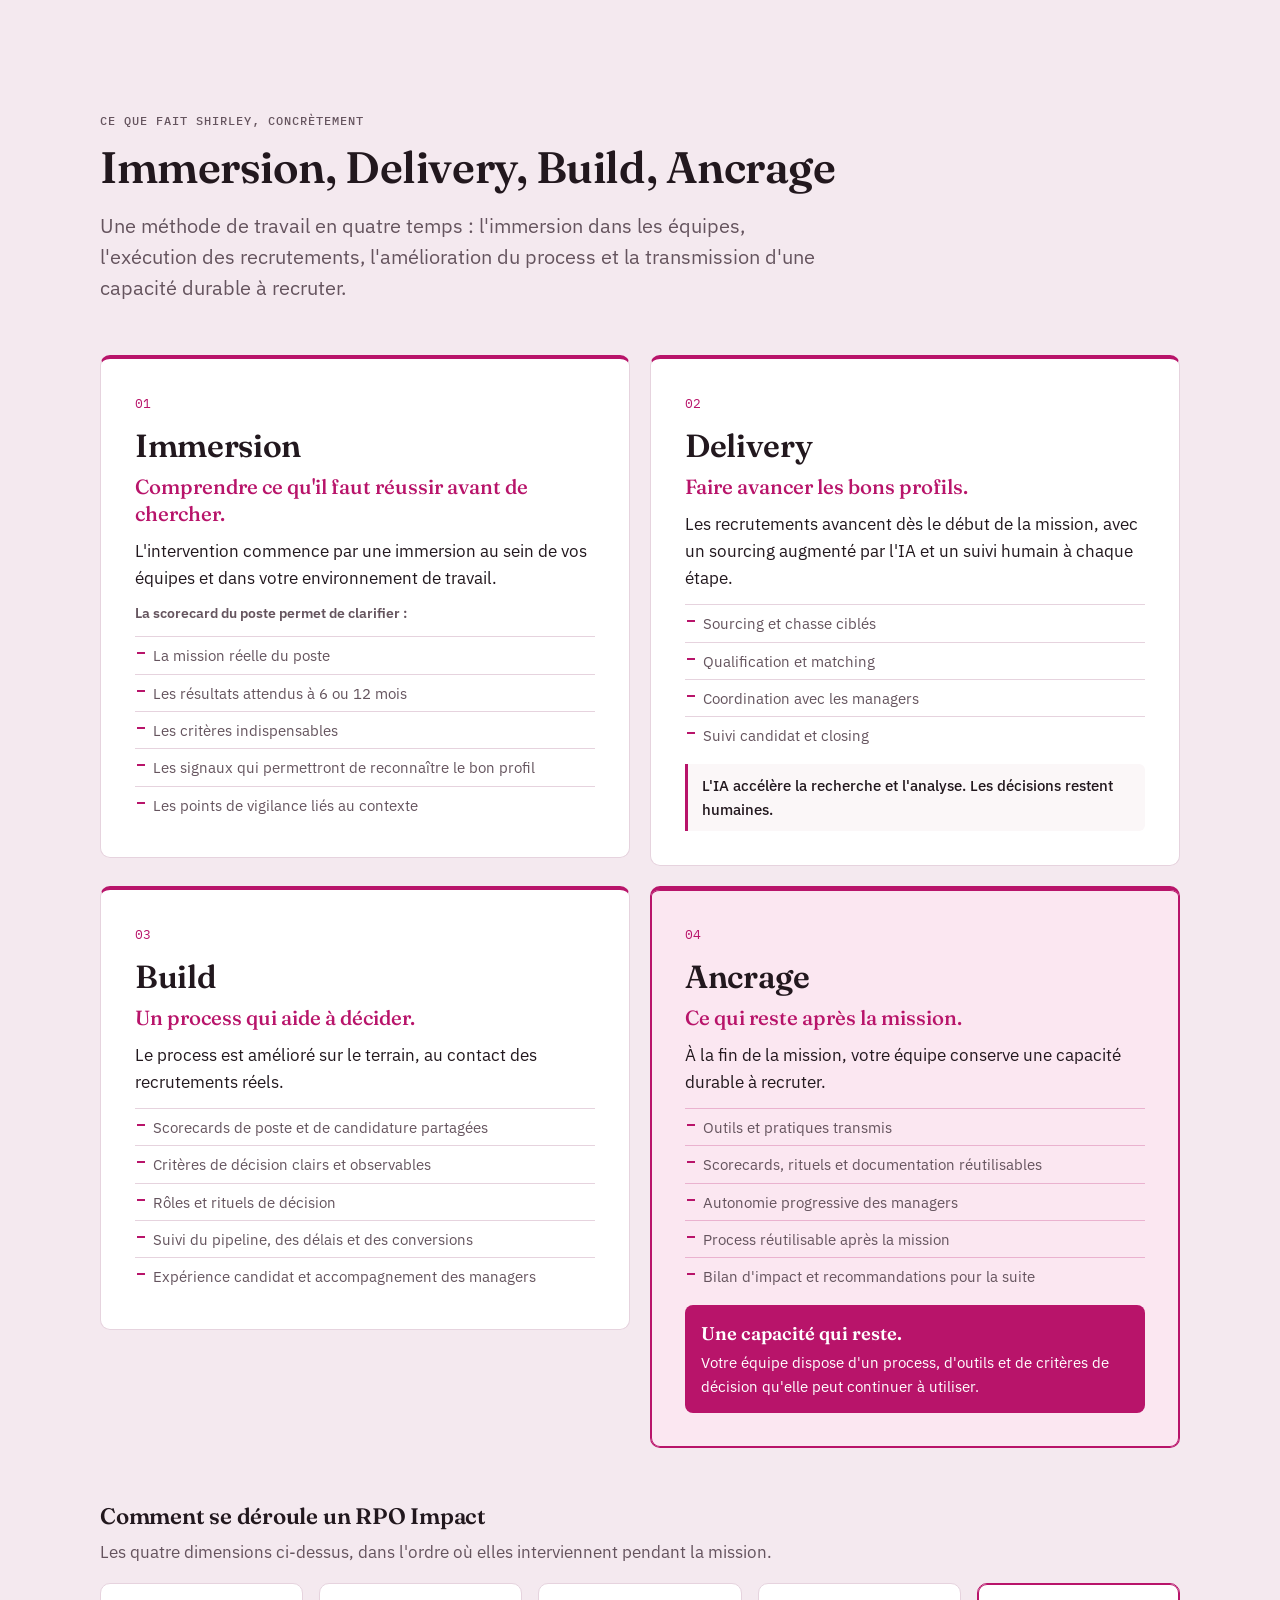
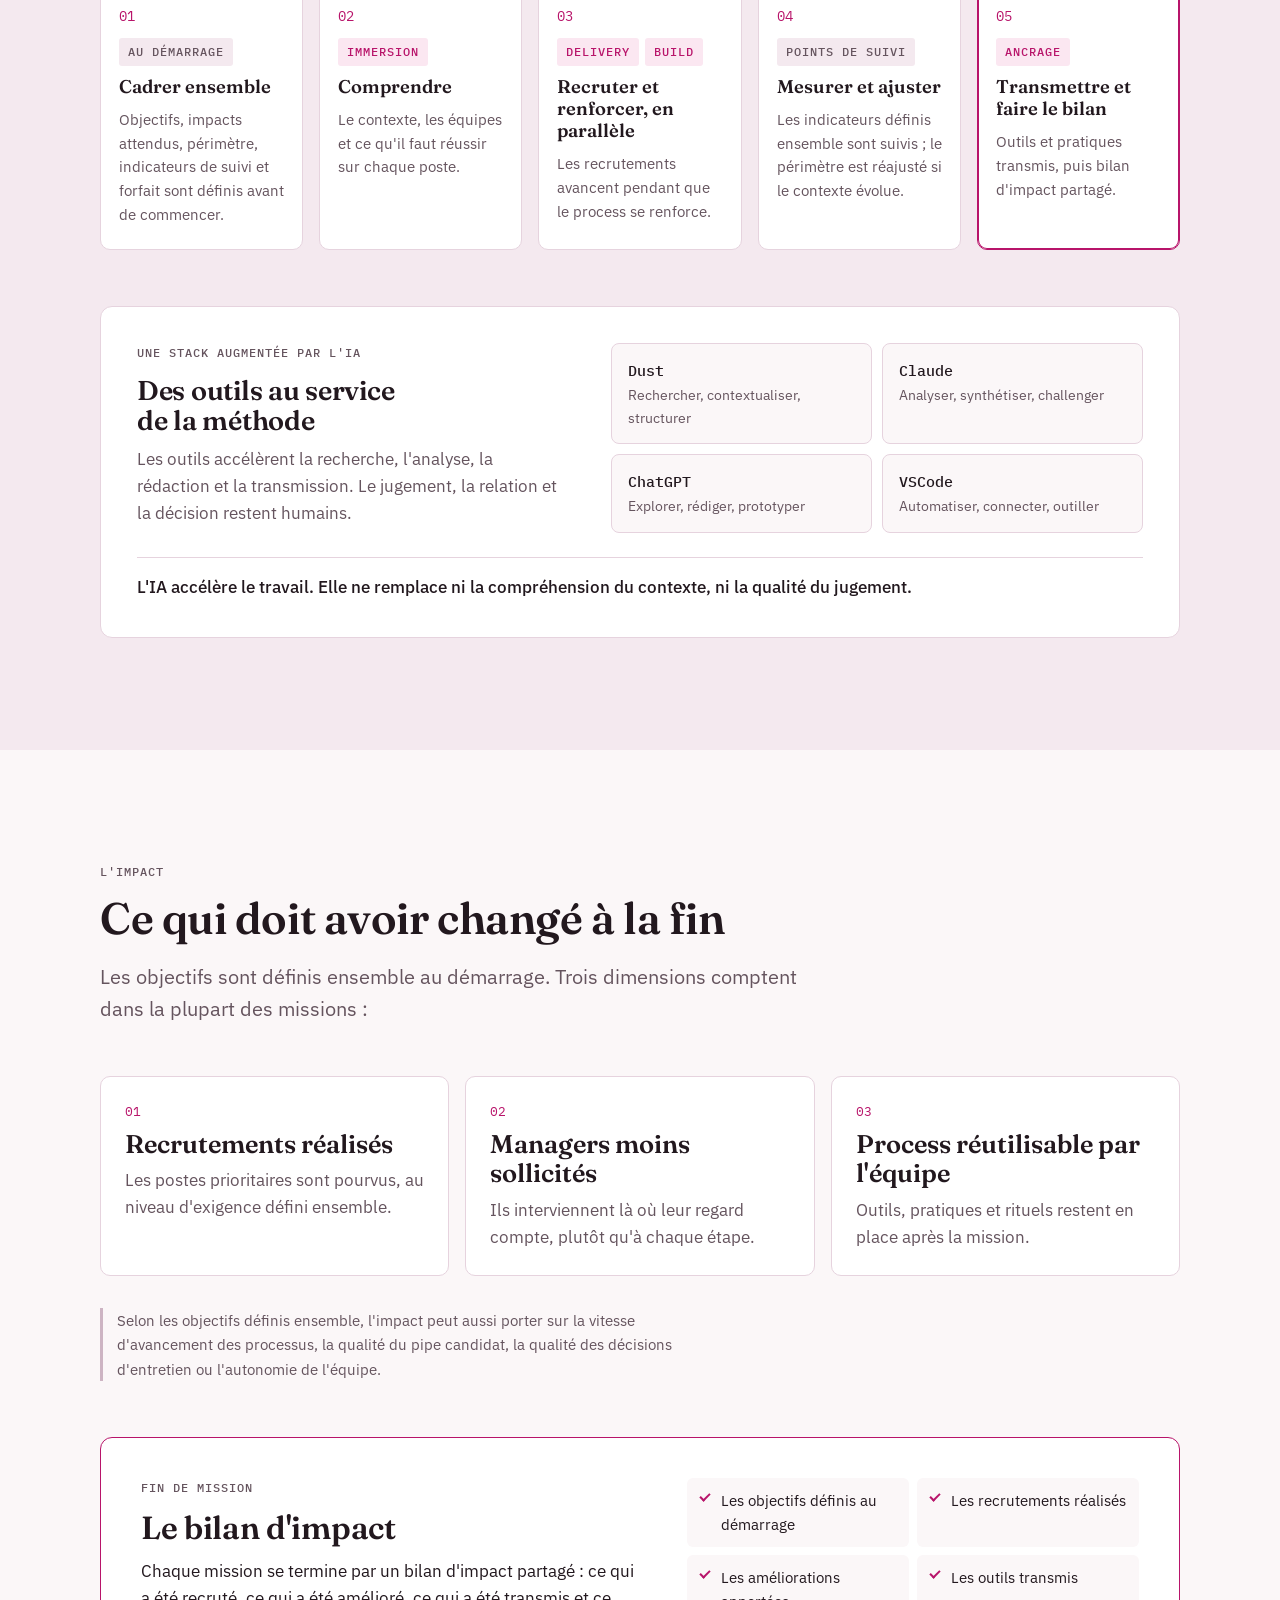
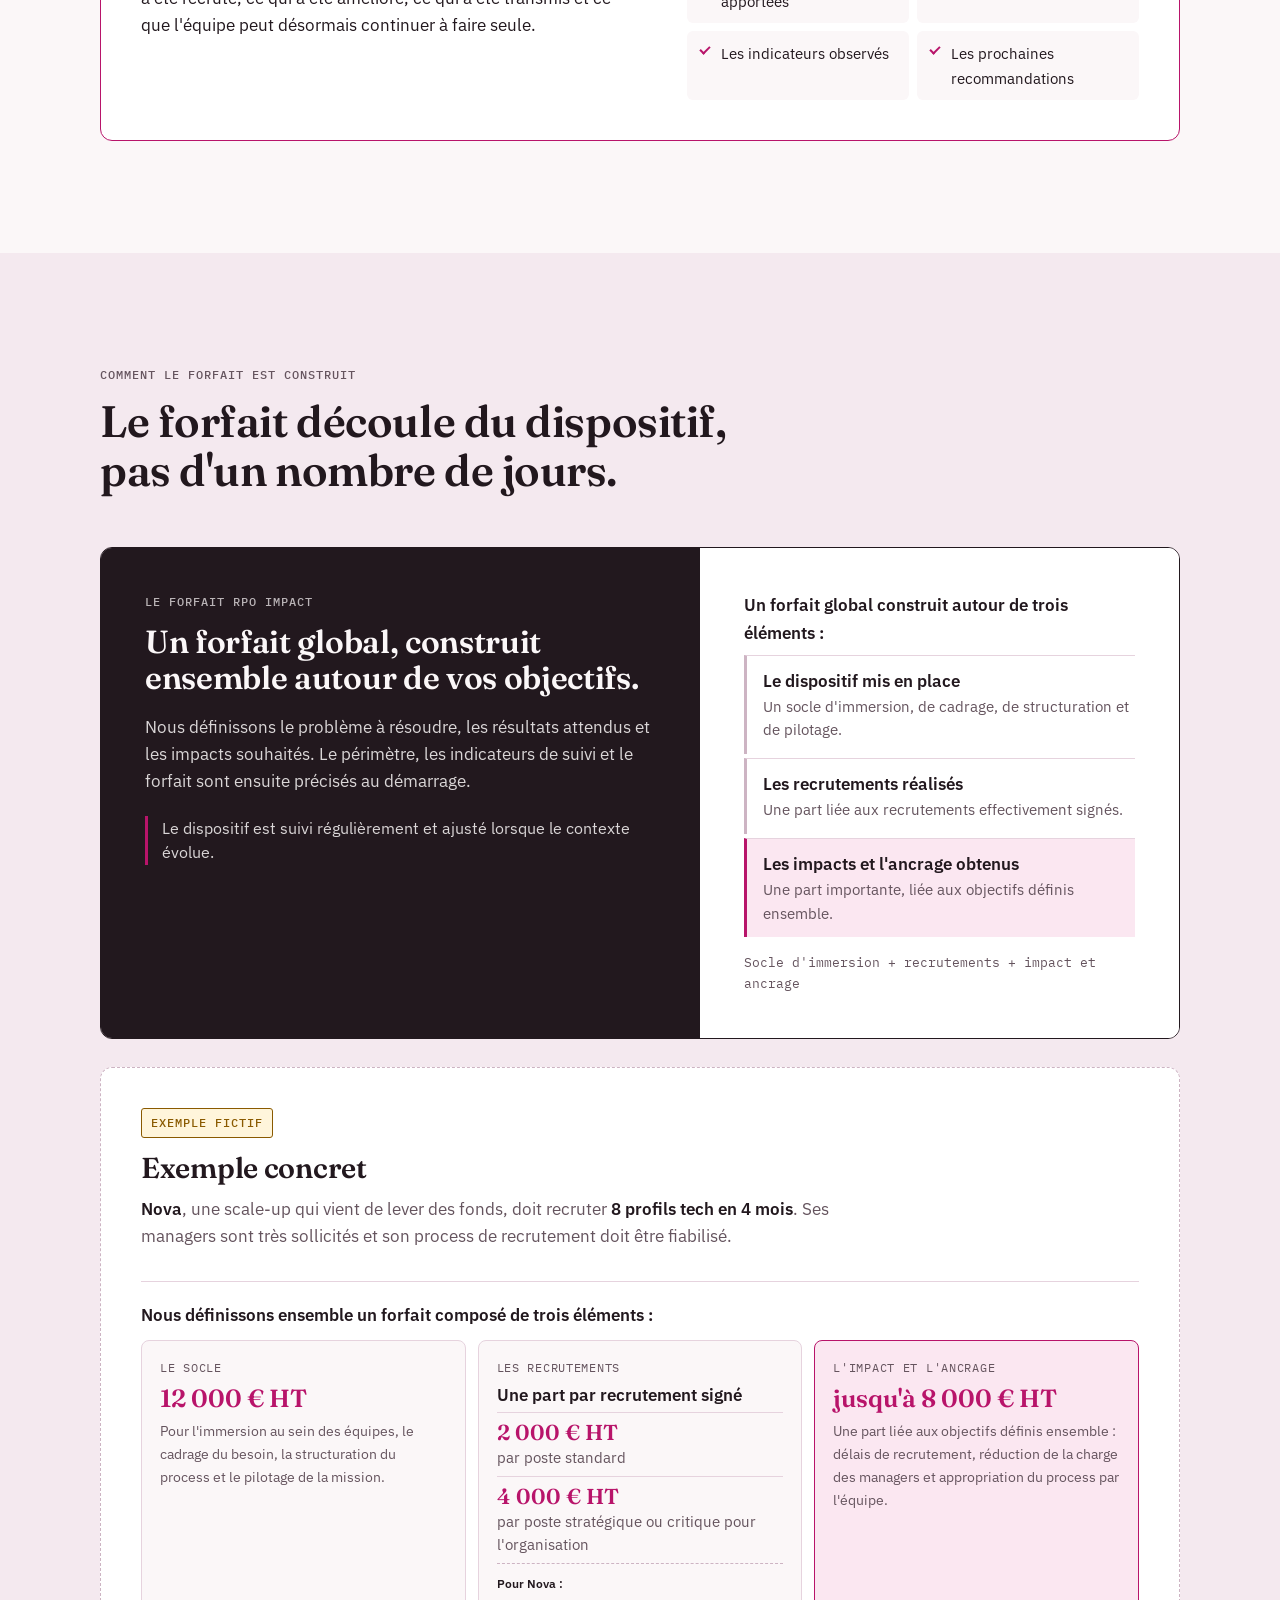
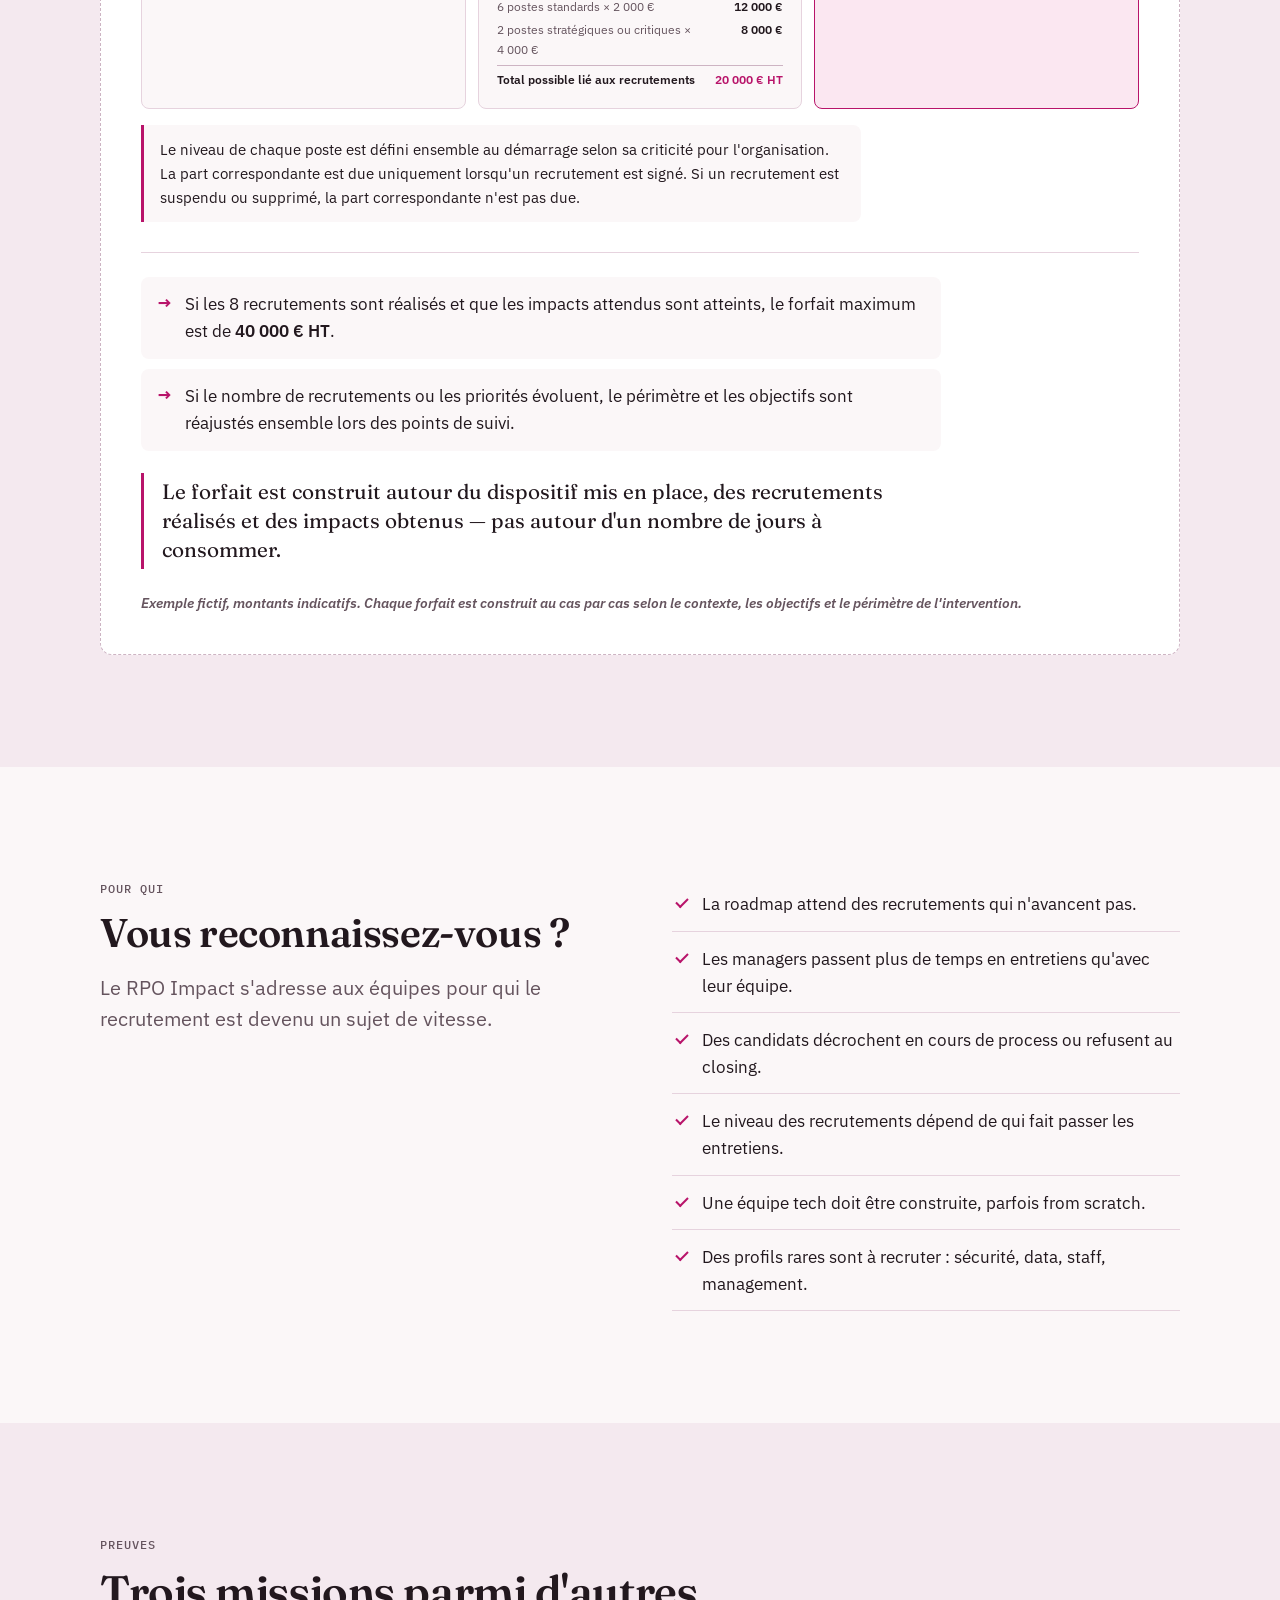
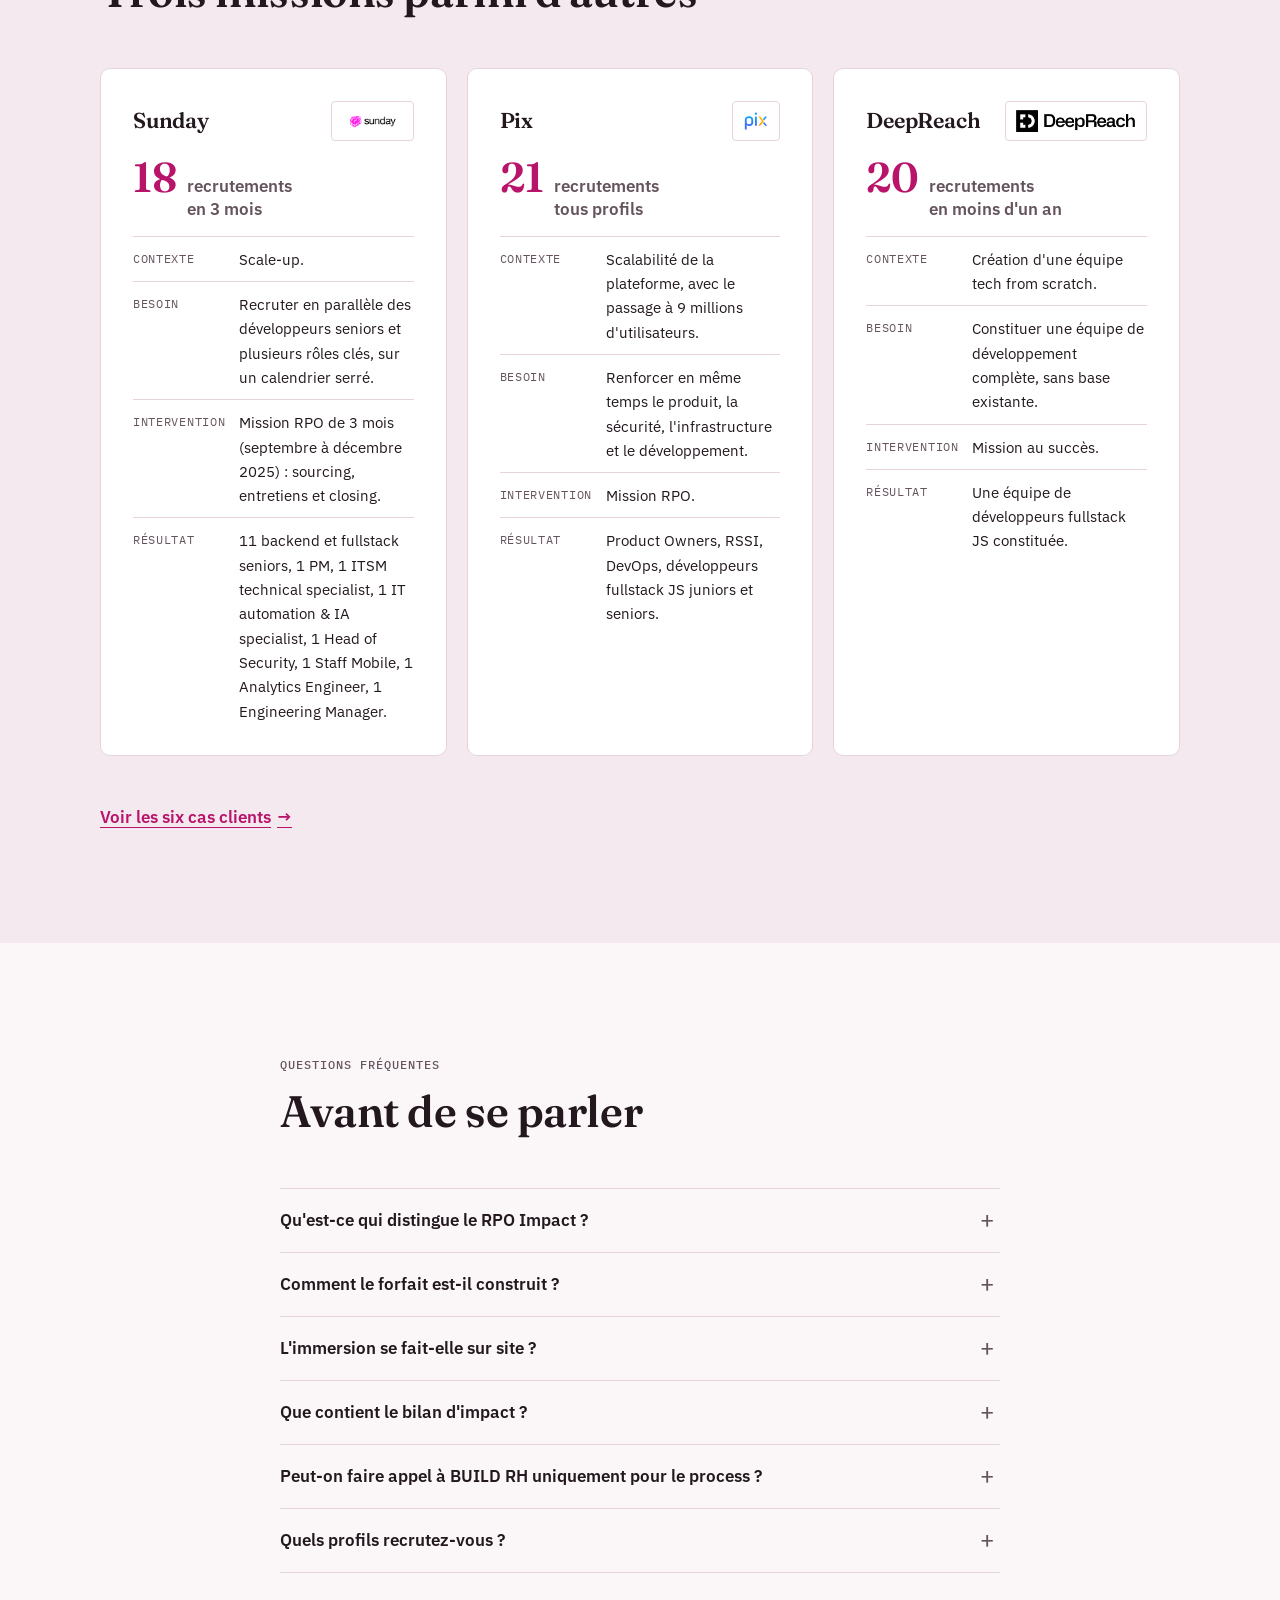
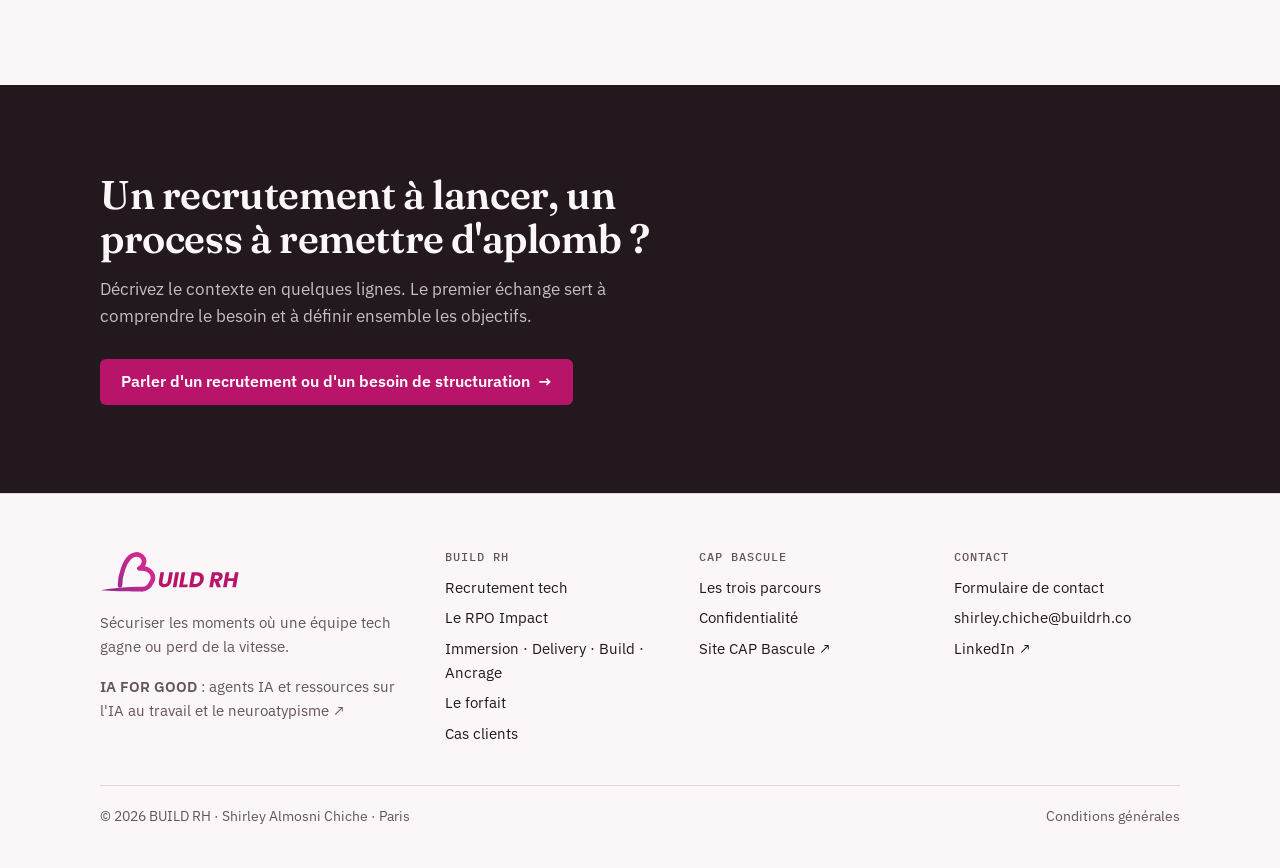
<file: build-rh.html>
<!doctype html>
<html lang="fr">
<head>
<meta charset="utf-8">
<meta name="viewport" content="width=device-width, initial-scale=1, viewport-fit=cover">
<title>RPO Impact, recrutement tech en immersion | BUILD RH</title>
<meta name="description" content="RPO Impact : un dispositif de recrutement en immersion, orienté résultats et conçu pour laisser une capacité durable. Immersion, Delivery, Build et Ancrage, pour un forfait construit autour de vos objectifs.">
<link rel="canonical" href="https://build-rh.io/build-rh.html">
<meta name="theme-color" content="#FBF7F8" media="(prefers-color-scheme: light)">
<meta name="theme-color" content="#191115" media="(prefers-color-scheme: dark)">
<meta property="og:type" content="website">
<meta property="og:locale" content="fr_FR">
<meta property="og:site_name" content="BUILD RH">
<meta property="og:title" content="RPO Impact, recrutement tech en immersion | BUILD RH">
<meta property="og:description" content="RPO Impact : un dispositif de recrutement en immersion, orienté résultats et conçu pour laisser une capacité durable. Immersion, Delivery, Build et Ancrage, pour un forfait construit autour de vos objectifs.">
<meta property="og:url" content="https://build-rh.io/build-rh.html">
<meta property="og:image" content="https://build-rh.io/assets/og-image.jpg">
<meta property="og:image:width" content="1200">
<meta property="og:image:height" content="630">
<meta property="og:image:alt" content="BUILD RH : sécuriser les moments où une équipe tech gagne ou perd de la vitesse. RPO Impact et CAP Bascule.">
<meta name="twitter:card" content="summary_large_image">
<meta name="author" content="Shirley Almosni Chiche">
<meta name="google-site-verification" content="nvf2lEdFUN5xLHKZI7ZcgeKEf2Aeo15o3mJqzMciFgk">
<link rel="icon" href="/assets/logo/buildrh-avatar.svg" type="image/svg+xml">
<link rel="icon" href="/assets/logo/favicon-32.png" sizes="32x32" type="image/png">
<link rel="apple-touch-icon" href="/assets/logo/apple-touch-icon.png">
<link rel="preconnect" href="https://fonts.googleapis.com">
<link rel="preconnect" href="https://fonts.gstatic.com" crossorigin>
<link href="https://fonts.googleapis.com/css2?family=Fraunces:ital,opsz,wght@0,9..144,500;0,9..144,600;1,9..144,500&family=IBM+Plex+Mono:wght@400;500&family=IBM+Plex+Sans:wght@400;500;600&family=Open+Sans:wght@800&display=swap" rel="stylesheet">
<link rel="stylesheet" href="/assets/site.css">
<script type="application/ld+json">
{
  "@context": "https://schema.org",
  "@type": "BreadcrumbList",
  "itemListElement": [
    {
      "@type": "ListItem",
      "position": 1,
      "name": "Accueil",
      "item": "https://build-rh.io/"
    },
    {
      "@type": "ListItem",
      "position": 2,
      "name": "BUILD RH",
      "item": "https://build-rh.io/build-rh.html"
    }
  ]
}
</script>
<script type="application/ld+json">
{
  "@context": "https://schema.org",
  "@type": "FAQPage",
  "mainEntity": [
    {
      "@type": "Question",
      "name": "Qu'est-ce qui distingue le RPO Impact ?",
      "acceptedAnswer": {
        "@type": "Answer",
        "text": "Vous ne financez pas des jours de recrutement : vous financez une capacité à recruter. Les recrutements avancent pendant que le process se renforce, et la mission se termine par l'ancrage des pratiques et un bilan d'impact partagé."
      }
    },
    {
      "@type": "Question",
      "name": "Comment le forfait est-il construit ?",
      "acceptedAnswer": {
        "@type": "Answer",
        "text": "Nous définissons ensemble le problème à résoudre, les résultats attendus et les impacts souhaités. Le forfait tient compte du contexte de l'entreprise, du nombre et de la criticité des recrutements, du niveau de structuration nécessaire, de l'autonomie des équipes, de la durée et du périmètre de l'intervention."
      }
    },
    {
      "@type": "Question",
      "name": "L'immersion se fait-elle sur site ?",
      "acceptedAnswer": {
        "@type": "Answer",
        "text": "Lorsque c'est pertinent, oui. L'objectif est d'être au plus près de vos équipes et de votre environnement de travail pour comprendre comment les décisions se prennent réellement."
      }
    },
    {
      "@type": "Question",
      "name": "Que contient le bilan d'impact ?",
      "acceptedAnswer": {
        "@type": "Answer",
        "text": "Les objectifs définis au démarrage, les recrutements réalisés, les améliorations apportées, les outils transmis, les indicateurs observés et les prochaines recommandations."
      }
    },
    {
      "@type": "Question",
      "name": "Peut-on faire appel à BUILD RH uniquement pour le process ?",
      "acceptedAnswer": {
        "@type": "Answer",
        "text": "Oui. C'est l'intervention Build : conception, amélioration ou audit du process de recrutement, et accompagnement des managers et des équipes."
      }
    },
    {
      "@type": "Question",
      "name": "Quels profils recrutez-vous ?",
      "acceptedAnswer": {
        "@type": "Answer",
        "text": "Des profils tech et produit : développeurs backend, frontend, fullstack et mobile, DevOps, sécurité (RSSI, Head of Security), data (Analytics Engineer), Product Owners et Product Managers, Engineering Managers."
      }
    }
  ]
}
</script>
</head>
<body>
<a class="skip" href="#main">Aller au contenu</a>
<header class="site-header">
  <div class="wrap">
    <a class="brand" href="/" aria-label="BUILD RH, accueil"><img class="logo-img logo-light" src="/assets/logo/buildrh-logo-couleur.svg" alt="BUILD RH" width="113" height="35"><img class="logo-img logo-dark" src="/assets/logo/buildrh-logo-blanc.svg" alt="" aria-hidden="true" width="113" height="35"></a>
    <nav class="main-nav" aria-label="Navigation principale">
      <ul>
        <li><a href="/">Accueil</a></li>
        <li><a href="/build-rh.html" aria-current="page">RPO Impact</a></li>
        <li><a href="/cap-bascule.html" class="nav-cap">CAP Bascule</a></li>
        <li><a href="/cas-clients.html">Cas clients</a></li>
        <li><a href="/a-propos.html">À propos</a></li>
        <li><a href="/contact.html">Contact</a></li>
      </ul>
    </nav>
    <a class="btn btn-ink btn-sm header-cta" href="/contact.html">Parler d'une situation</a>
    <button class="menu-btn" id="menu-btn" type="button" aria-expanded="false" aria-controls="mobile-menu">
      <svg viewBox="0 0 24 24" fill="none" stroke="currentColor" stroke-width="2" stroke-linecap="round" aria-hidden="true"><path d="M4 7h16M4 12h16M4 17h16"/></svg>
      <span class="label">Menu</span>
    </button>
  </div>
</header>
<div class="mobile-menu" id="mobile-menu" hidden>
  <div class="paths">
    <a class="path build" href="/contact.html?besoin=recrutement"><span class="tag tag-build">RPO Impact</span><strong>Recruter sans ralentir</strong></a>
    <a class="path cap" href="/contact.html?besoin=situation"><span class="tag tag-cap">CAP Bascule</span><strong>Gérer une situation sensible</strong></a>
  </div>
  <nav aria-label="Navigation mobile">
    <ul>
      <li><a href="/">Accueil</a></li>
      <li><a href="/build-rh.html" aria-current="page">RPO Impact</a></li>
      <li><a href="/cap-bascule.html">CAP Bascule</a></li>
      <li><a href="/cas-clients.html">Cas clients</a></li>
      <li><a href="/a-propos.html">À propos</a></li>
      <li><a href="/contact.html">Contact</a></li>
    </ul>
  </nav>
</div>
<main id="main">
<section class="page-hero">
  <div class="wrap">
    <span class="eyebrow">BUILD RH · RPO Impact</span>
    <h1>RPO Impact&nbsp;: <em>recruter maintenant, renforcer durablement.</em></h1>
    <p class="lead">Un dispositif de recrutement en immersion, orienté résultats et conçu pour laisser une capacité durable.</p>
    <div class="cta-row"><a class="btn btn-build" href="/contact.html?besoin=recrutement">Parler d'un recrutement ou d'un besoin de structuration <span class="arrow" aria-hidden="true">→</span></a><a class="link-arrow build" href="#forfait">Comment le forfait est construit <span aria-hidden="true">↓</span></a></div>
    <aside class="tldr" aria-label="En bref">
      <span class="kicker">En bref</span>
      <ul>
        <li>Un dispositif de recrutement en immersion&nbsp;: les recrutements avancent pendant que votre process se renforce.</li>
        <li>Quatre dimensions&nbsp;: Immersion, Delivery, Build et Ancrage.</li>
        <li>Un forfait global construit autour de vos objectifs&nbsp;: un socle, les recrutements signés, les impacts et l'ancrage obtenus.</li>
      </ul>
    </aside>
  </div>
</section>

<!-- 1. CE QU'EST LE RPO IMPACT -->
<section class="section" aria-labelledby="quoi-title">
  <div class="wrap two-col">
    <div>
      <span class="kicker">L'offre</span>
      <h2 id="quoi-title" style="font-size:clamp(1.8rem,3.6vw,2.5rem)">Recruter maintenant, sans simplement ajouter une ressource.</h2>
      <p class="lead mt-s">Vous avez besoin de recruter maintenant, mais vous ne voulez pas simplement ajouter une ressource pendant quelques mois.</p>
    </div>
    <div>
      <p class="mt-0"><strong>RPO Impact combine&nbsp;:</strong></p>
      <ul class="checklist">
        <li>l'<strong>immersion</strong> dans votre environnement et vos équipes&nbsp;;</li>
        <li>le <strong>delivery</strong> des recrutements prioritaires&nbsp;;</li>
        <li>le <strong>build</strong> d'un process plus solide&nbsp;;</li>
        <li>l'<strong>ancrage</strong> des pratiques auprès de vos managers.</li>
      </ul>
      <p class="mt-s"><strong>Les recrutements avancent pendant que votre dispositif se renforce.</strong></p>
    </div>
  </div>
  <div class="wrap">
    <blockquote class="pull-quote">Vous ne financez pas des jours de recrutement. Vous financez une capacité à recruter, qui produit des résultats et laisse quelque chose derrière elle.</blockquote>
  </div>
</section>

<!-- 2. LES QUATRE DIMENSIONS -->
<section class="section alt" id="dimensions" aria-labelledby="dims-title">
  <div class="wrap">
    <div class="section-head">
      <span class="kicker">Ce que fait Shirley, concrètement</span>
      <h2 id="dims-title">Immersion, Delivery, Build, Ancrage</h2>
      <p class="lead">Une méthode de travail en quatre temps&nbsp;: l'immersion dans les équipes, l'exécution des recrutements, l'amélioration du process et la transmission d'une capacité durable à recruter.</p>
    </div>
    <div class="dims">
<article class="card dim">
  <div class="dim-top"><span class="dim-num">01</span></div>
  <h3>Immersion</h3>
  <p class="dim-title">Comprendre ce qu'il faut réussir avant de chercher.</p>
  <p class="dim-intro">L'intervention commence par une immersion au sein de vos équipes et dans votre environnement de travail.</p>
  <p class="dim-listhead">La scorecard du poste permet de clarifier&nbsp;:</p><ul><li>La mission réelle du poste</li><li>Les résultats attendus à 6 ou 12 mois</li><li>Les critères indispensables</li><li>Les signaux qui permettront de reconnaître le bon profil</li><li>Les points de vigilance liés au contexte</li></ul>
  
</article>
<article class="card dim">
  <div class="dim-top"><span class="dim-num">02</span></div>
  <h3>Delivery</h3>
  <p class="dim-title">Faire avancer les bons profils.</p>
  <p class="dim-intro">Les recrutements avancent dès le début de la mission, avec un sourcing augmenté par l'IA et un suivi humain à chaque étape.</p>
  <ul><li>Sourcing et chasse ciblés</li><li>Qualification et matching</li><li>Coordination avec les managers</li><li>Suivi candidat et closing</li></ul>
  <p class="dim-note">L'IA accélère la recherche et l'analyse. Les décisions restent humaines.</p>
</article>
<article class="card dim">
  <div class="dim-top"><span class="dim-num">03</span></div>
  <h3>Build</h3>
  <p class="dim-title">Un process qui aide à décider.</p>
  <p class="dim-intro">Le process est amélioré sur le terrain, au contact des recrutements réels.</p>
  <ul><li>Scorecards de poste et de candidature partagées</li><li>Critères de décision clairs et observables</li><li>Rôles et rituels de décision</li><li>Suivi du pipeline, des délais et des conversions</li><li>Expérience candidat et accompagnement des managers</li></ul>
  
</article>
<article class="card dim dim-key">
  <div class="dim-top"><span class="dim-num">04</span></div>
  <h3>Ancrage</h3>
  <p class="dim-title">Ce qui reste après la mission.</p>
  <p class="dim-intro">À la fin de la mission, votre équipe conserve une capacité durable à recruter.</p>
  <ul><li>Outils et pratiques transmis</li><li>Scorecards, rituels et documentation réutilisables</li><li>Autonomie progressive des managers</li><li>Process réutilisable après la mission</li><li>Bilan d'impact et recommandations pour la suite</li></ul>
  <p class="dim-capacity"><strong>Une capacité qui reste.</strong> Votre équipe dispose d'un process, d'outils et de critères de décision qu'elle peut continuer à utiliser.</p>
</article>
</div>
    <h3 class="compare-title" id="deroule">Comment se déroule un RPO Impact</h3>
    <p class="muted" style="max-width:70ch;margin-top:-8px">Les quatre dimensions ci-dessus, dans l'ordre où elles interviennent pendant la mission.</p>
    <ol class="method steps-linked">
  <li><span class="step-tags"><span class="tag tag-neutral">Au démarrage</span></span><strong>Cadrer ensemble</strong><p>Objectifs, impacts attendus, périmètre, indicateurs de suivi et forfait sont définis avant de commencer.</p></li>
  <li><span class="step-tags"><span class="tag tag-build">Immersion</span></span><strong>Comprendre</strong><p>Le contexte, les équipes et ce qu'il faut réussir sur chaque poste.</p></li>
  <li><span class="step-tags"><span class="tag tag-build">Delivery</span><span class="tag tag-build">Build</span></span><strong>Recruter et renforcer, en parallèle</strong><p>Les recrutements avancent pendant que le process se renforce.</p></li>
  <li><span class="step-tags"><span class="tag tag-neutral">Points de suivi</span></span><strong>Mesurer et ajuster</strong><p>Les indicateurs définis ensemble sont suivis&nbsp;; le périmètre est réajusté si le contexte évolue.</p></li>
  <li class="step-key"><span class="step-tags"><span class="tag tag-build">Ancrage</span></span><strong>Transmettre et faire le bilan</strong><p>Outils et pratiques transmis, puis bilan d'impact partagé.</p></li>
</ol>
    <div class="stack">
  <div class="stack-head">
    <span class="kicker">Une stack augmentée par l'IA</span>
    <h3>Des outils au service de la méthode</h3>
    <p>Les outils accélèrent la recherche, l'analyse, la rédaction et la transmission. Le jugement, la relation et la décision restent humains.</p>
  </div>
  <ul class="stack-tools">
    <li><strong>Dust</strong><span>Rechercher, contextualiser, structurer</span></li>
    <li><strong>Claude</strong><span>Analyser, synthétiser, challenger</span></li>
    <li><strong>ChatGPT</strong><span>Explorer, rédiger, prototyper</span></li>
    <li><strong>VSCode</strong><span>Automatiser, connecter, outiller</span></li>
  </ul>
  <p class="stack-foot">L'IA accélère le travail. Elle ne remplace ni la compréhension du contexte, ni la qualité du jugement.</p>
</div>
  </div>
</section>

<!-- 3. CE QUI DOIT AVOIR CHANGÉ -->
<section class="section" id="impact" aria-labelledby="change-title">
  <div class="wrap">
    <div class="section-head">
      <span class="kicker">L'impact</span>
      <h2 id="change-title">Ce qui doit avoir changé à la fin</h2>
      <p class="lead">Les objectifs sont définis ensemble au démarrage. Trois dimensions comptent dans la plupart des missions&nbsp;:</p>
    </div>
    <div class="change">
  <div class="change-item"><span class="dim-num">01</span><strong>Recrutements réalisés</strong><p>Les postes prioritaires sont pourvus, au niveau d'exigence défini ensemble.</p></div>
  <div class="change-item"><span class="dim-num">02</span><strong>Managers moins sollicités</strong><p>Ils interviennent là où leur regard compte, plutôt qu'à chaque étape.</p></div>
  <div class="change-item"><span class="dim-num">03</span><strong>Process réutilisable par l'équipe</strong><p>Outils, pratiques et rituels restent en place après la mission.</p></div>
</div>
<p class="note">Selon les objectifs définis ensemble, l'impact peut aussi porter sur la vitesse d'avancement des processus, la qualité du pipe candidat, la qualité des décisions d'entretien ou l'autonomie de l'équipe.</p>
    <div class="bilan" id="bilan">
  <div class="bilan-main">
    <span class="kicker">Fin de mission</span>
    <h3>Le bilan d'impact</h3>
    <p>Chaque mission se termine par un bilan d'impact partagé&nbsp;: ce qui a été recruté, ce qui a été amélioré, ce qui a été transmis et ce que l'équipe peut désormais continuer à faire seule.</p>
  </div>
  <ul class="bilan-list">
    <li>Les objectifs définis au démarrage</li>
    <li>Les recrutements réalisés</li>
    <li>Les améliorations apportées</li>
    <li>Les outils transmis</li>
    <li>Les indicateurs observés</li>
    <li>Les prochaines recommandations</li>
  </ul>
</div>
  </div>
</section>

<!-- 4. LE FORFAIT -->
<section class="section alt" id="forfait" aria-labelledby="forfait-title">
  <div class="wrap">
    <div class="section-head">
      <span class="kicker">Comment le forfait est construit</span>
      <h2 id="forfait-title">Le forfait découle du dispositif, pas d'un nombre de jours.</h2>
    </div>
    <div class="forfait">
  <div class="forfait-main">
    <span class="kicker">Le forfait RPO Impact</span>
    <h3>Un forfait global, construit ensemble autour de vos objectifs.</h3>
    <p>Nous définissons le problème à résoudre, les résultats attendus et les impacts souhaités. Le périmètre, les indicateurs de suivi et le forfait sont ensuite précisés au démarrage.</p>
    <p class="forfait-note">Le dispositif est suivi régulièrement et ajusté lorsque le contexte évolue.</p>
  </div>
  <div class="forfait-factors">
    <p class="factors-title">Un forfait global construit autour de trois éléments&nbsp;:</p>
    <ul class="forfait-three">
      <li><strong>Le dispositif mis en place</strong><span>Un socle d'immersion, de cadrage, de structuration et de pilotage.</span></li>
      <li><strong>Les recrutements réalisés</strong><span>Une part liée aux recrutements effectivement signés.</span></li>
      <li class="key"><strong>Les impacts et l'ancrage obtenus</strong><span>Une part importante, liée aux objectifs définis ensemble.</span></li>
    </ul>
    <p class="forfait-formula">Socle d'immersion + recrutements + impact et ancrage</p>
  </div>
</div>
    <div class="example" id="exemple">
  <div class="example-head">
    <span class="tag tag-fictif">Exemple fictif</span>
    <h3>Exemple concret</h3>
    <p><strong>Nova</strong>, une scale-up qui vient de lever des fonds, doit recruter <strong>8 profils tech en 4 mois</strong>. Ses managers sont très sollicités et son process de recrutement doit être fiabilisé.</p>
  </div>
  <div class="example-block">
    <h4>Nous définissons ensemble un forfait composé de trois éléments&nbsp;:</h4>
    <div class="ex-parts ex-parts-3">
      <div class="ex-part"><span class="ex-label">Le socle</span><strong class="ex-amount">12&nbsp;000&nbsp;€&nbsp;HT</strong><span class="ex-detail">Pour l'immersion au sein des équipes, le cadrage du besoin, la structuration du process et le pilotage de la mission.</span></div>
      <div class="ex-part"><span class="ex-label">Les recrutements</span><strong class="ex-sub">Une part par recrutement signé</strong>
        <span class="ex-rate"><strong class="ex-amount">2&nbsp;000&nbsp;€&nbsp;HT</strong> par poste standard</span>
        <span class="ex-rate"><strong class="ex-amount">4&nbsp;000&nbsp;€&nbsp;HT</strong> par poste stratégique ou critique pour l'organisation</span>
        <div class="ex-mini">
          <span class="ex-mini-title">Pour Nova&nbsp;:</span>
          <span class="ex-mini-row"><span>6 postes standards × 2&nbsp;000&nbsp;€</span><b>12&nbsp;000&nbsp;€</b></span>
          <span class="ex-mini-row"><span>2 postes stratégiques ou critiques × 4&nbsp;000&nbsp;€</span><b>8&nbsp;000&nbsp;€</b></span>
          <span class="ex-mini-row ex-mini-sum"><span>Total possible lié aux recrutements</span><b>20&nbsp;000&nbsp;€&nbsp;HT</b></span>
        </div></div>
      <div class="ex-part ex-key"><span class="ex-label">L'impact et l'ancrage</span><strong class="ex-amount">jusqu'à 8&nbsp;000&nbsp;€&nbsp;HT</strong><span class="ex-detail">Une part liée aux objectifs définis ensemble&nbsp;: délais de recrutement, réduction de la charge des managers et appropriation du process par l'équipe.</span></div>
    </div>
    <p class="ex-rule">Le niveau de chaque poste est défini ensemble au démarrage selon sa criticité pour l'organisation. La part correspondante est due uniquement lorsqu'un recrutement est signé. Si un recrutement est suspendu ou supprimé, la part correspondante n'est pas due.</p>
  </div>
  <div class="example-block">
    <ul class="ex-outcomes">
      <li>Si les 8 recrutements sont réalisés et que les impacts attendus sont atteints, le forfait maximum est de <strong>40&nbsp;000&nbsp;€&nbsp;HT</strong>.</li>
      <li>Si le nombre de recrutements ou les priorités évoluent, le périmètre et les objectifs sont réajustés ensemble lors des points de suivi.</li>
    </ul>
    <blockquote class="ex-quote">Le forfait est construit autour du dispositif mis en place, des recrutements réalisés et des impacts obtenus — pas autour d'un nombre de jours à consommer.</blockquote>
  </div>
  <p class="ex-disclaimer"><strong>Exemple fictif, montants indicatifs. Chaque forfait est construit au cas par cas selon le contexte, les objectifs et le périmètre de l'intervention.</strong></p>
</div>
  </div>
</section>

<section class="section" aria-labelledby="sit-title">
  <div class="wrap two-col">
    <div>
      <span class="kicker">Pour qui</span>
      <h2 id="sit-title" style="font-size:clamp(1.8rem,3.6vw,2.5rem)">Vous reconnaissez-vous&nbsp;?</h2>
      <p class="lead mt-s">Le RPO Impact s'adresse aux équipes pour qui le recrutement est devenu un sujet de vitesse.</p>
    </div>
    <ul class="checklist">
      <li>La roadmap attend des recrutements qui n'avancent pas.</li>
      <li>Les managers passent plus de temps en entretiens qu'avec leur équipe.</li>
      <li>Des candidats décrochent en cours de process ou refusent au closing.</li>
      <li>Le niveau des recrutements dépend de qui fait passer les entretiens.</li>
      <li>Une équipe tech doit être construite, parfois from scratch.</li>
      <li>Des profils rares sont à recruter&nbsp;: sécurité, data, staff, management.</li>
    </ul>
  </div>
</section>

<section class="section alt" aria-labelledby="bcas-title">
  <div class="wrap">
    <div class="section-head">
      <span class="kicker">Preuves</span>
      <h2 id="bcas-title">Trois missions parmi d'autres</h2>
    </div>
    <div class="cases">
<article class="card case">
  <div class="case-head"><h3>Sunday</h3><span class="case-logo"><img src="/assets/logos/sunday.png" alt="" loading="lazy" decoding="async"></span></div>
  <p class="case-result"><span class="big">18</span><span class="unit">recrutements<br>en 3 mois</span></p>
  <dl>
    <div><dt>Contexte</dt><dd>Scale-up.</dd></div>
    <div><dt>Besoin</dt><dd>Recruter en parallèle des développeurs seniors et plusieurs rôles clés, sur un calendrier serré.</dd></div>
    <div><dt>Intervention</dt><dd>Mission RPO de 3 mois (septembre à décembre 2025)&nbsp;: sourcing, entretiens et closing.</dd></div>
    <div><dt>Résultat</dt><dd>11 backend et fullstack seniors, 1 PM, 1 ITSM technical specialist, 1 IT automation &amp; IA specialist, 1 Head of Security, 1 Staff Mobile, 1 Analytics Engineer, 1 Engineering Manager.</dd></div>
  </dl>
</article>
<article class="card case">
  <div class="case-head"><h3>Pix</h3><span class="case-logo"><img src="/assets/logos/pix.svg" alt="" loading="lazy" decoding="async"></span></div>
  <p class="case-result"><span class="big">21</span><span class="unit">recrutements<br>tous profils</span></p>
  <dl>
    <div><dt>Contexte</dt><dd>Scalabilité de la plateforme, avec le passage à 9 millions d'utilisateurs.</dd></div>
    <div><dt>Besoin</dt><dd>Renforcer en même temps le produit, la sécurité, l'infrastructure et le développement.</dd></div>
    <div><dt>Intervention</dt><dd>Mission RPO.</dd></div>
    <div><dt>Résultat</dt><dd>Product Owners, RSSI, DevOps, développeurs fullstack JS juniors et seniors.</dd></div>
  </dl>
</article>
<article class="card case">
  <div class="case-head"><h3>DeepReach</h3><span class="case-logo"><img src="/assets/logos/deepreach.png" alt="" loading="lazy" decoding="async"></span></div>
  <p class="case-result"><span class="big">20</span><span class="unit">recrutements<br>en moins d'un an</span></p>
  <dl>
    <div><dt>Contexte</dt><dd>Création d'une équipe tech from scratch.</dd></div>
    <div><dt>Besoin</dt><dd>Constituer une équipe de développement complète, sans base existante.</dd></div>
    <div><dt>Intervention</dt><dd>Mission au succès.</dd></div>
    <div><dt>Résultat</dt><dd>Une équipe de développeurs fullstack JS constituée.</dd></div>
  </dl>
</article>
</div>
    <div class="section-foot"><a class="link-arrow build" href="/cas-clients.html">Voir les six cas clients <span aria-hidden="true">→</span></a></div>
  </div>
</section>

<section class="section" aria-labelledby="bfaq-title">
  <div class="wrap narrow">
    <div class="section-head"><span class="kicker">Questions fréquentes</span><h2 id="bfaq-title">Avant de se parler</h2></div>
    <div class="faq">
      <details><summary>Qu'est-ce qui distingue le RPO Impact&nbsp;?</summary><p>Vous ne financez pas des jours de recrutement&nbsp;: vous financez une capacité à recruter. Les recrutements avancent pendant que le process se renforce, et la mission se termine par l'ancrage des pratiques et un bilan d'impact partagé.</p></details>
      <details><summary>Comment le forfait est-il construit&nbsp;?</summary><p>Nous définissons ensemble le problème à résoudre, les résultats attendus et les impacts souhaités. Le forfait tient compte du contexte de l'entreprise, du nombre et de la criticité des recrutements, du niveau de structuration nécessaire, de l'autonomie des équipes, de la durée et du périmètre de l'intervention.</p></details>
      <details><summary>L'immersion se fait-elle sur site&nbsp;?</summary><p>Lorsque c'est pertinent, oui. L'objectif est d'être au plus près de vos équipes et de votre environnement de travail pour comprendre comment les décisions se prennent réellement.</p></details>
      <details><summary>Que contient le bilan d'impact&nbsp;?</summary><p>Les objectifs définis au démarrage, les recrutements réalisés, les améliorations apportées, les outils transmis, les indicateurs observés et les prochaines recommandations.</p></details>
      <details><summary>Peut-on faire appel à BUILD RH uniquement pour le process&nbsp;?</summary><p>Oui. C'est l'intervention Build&nbsp;: conception, amélioration ou audit du process de recrutement, et accompagnement des managers et des équipes.</p></details>
      <details><summary>Quels profils recrutez-vous&nbsp;?</summary><p>Des profils tech et produit&nbsp;: développeurs backend, frontend, fullstack et mobile, DevOps, sécurité (RSSI, Head of Security), data (Analytics Engineer), Product Owners et Product Managers, Engineering Managers.</p></details>
    </div>
  </div>
</section>

<section class="cta-band">
  <div class="wrap">
    <h2>Un recrutement à lancer, un process à remettre d'aplomb&nbsp;?</h2>
    <p>Décrivez le contexte en quelques lignes. Le premier échange sert à comprendre le besoin et à définir ensemble les objectifs.</p>
    <div class="cta-row"><a class="btn btn-build" href="/contact.html?besoin=recrutement">Parler d'un recrutement ou d'un besoin de structuration <span class="arrow" aria-hidden="true">→</span></a></div>
  </div>
</section>
</main>
<footer class="site-footer">
  <div class="wrap">
    <div class="footer-grid">
      <div>
        <a class="brand" href="/" aria-label="BUILD RH, accueil"><img class="logo-img logo-light" src="/assets/logo/buildrh-logo-couleur.svg" alt="BUILD RH" width="142" height="44"><img class="logo-img logo-dark" src="/assets/logo/buildrh-logo-blanc.svg" alt="" aria-hidden="true" width="142" height="44"></a>
        <p class="tagline">Sécuriser les moments où une équipe tech gagne ou perd de la vitesse.</p>
        <p class="tagline"><a href="https://aiforgood.page/" rel="noopener"><strong>IA FOR GOOD</strong> : agents IA et ressources sur l'IA au travail et le neuroatypisme <span aria-hidden="true">↗</span></a></p>
      </div>
      <div>
        <h2>BUILD RH</h2>
        <ul>
          <li><a href="/build-rh.html">Recrutement tech</a></li>
          <li><a href="/build-rh.html">Le RPO Impact</a></li>
          <li><a href="/build-rh.html#dimensions">Immersion · Delivery · Build · Ancrage</a></li>
          <li><a href="/build-rh.html#forfait">Le forfait</a></li>
          <li><a href="/cas-clients.html">Cas clients</a></li>
        </ul>
      </div>
      <div>
        <h2>CAP Bascule</h2>
        <ul>
          <li><a href="/cap-bascule.html">Les trois parcours</a></li>
          <li><a href="/cap-bascule.html#confidentialite">Confidentialité</a></li>
          <li><a href="https://almosnishirley.github.io/capbascule/" rel="noopener">Site CAP Bascule <span aria-hidden="true">↗</span></a></li>
        </ul>
      </div>
      <div>
        <h2>Contact</h2>
        <ul>
          <li><a href="/contact.html">Formulaire de contact</a></li>
          <li><a href="mailto:shirley.chiche@buildrh.co">shirley.chiche@buildrh.co</a></li>
          <li><a href="https://www.linkedin.com/in/shirley-almosni-chiche/" rel="noopener">LinkedIn <span aria-hidden="true">↗</span></a></li>
        </ul>
      </div>
    </div>
    <div class="footer-bottom">
      <span>© 2026 BUILD RH · Shirley Almosni Chiche · Paris</span>
      <a href="/conditions-generales.html">Conditions générales</a>
    </div>
  </div>
</footer>

<button class="a11y-btn" id="a11y-toggle" type="button" title="Confort de lecture" aria-expanded="false" aria-controls="a11y-panel">
  <span class="ico" aria-hidden="true">Aa</span><span class="sr-only">Confort de lecture</span>
</button>
<div class="a11y-panel" id="a11y-panel" hidden role="dialog" aria-label="Réglages de confort de lecture">
  <div class="a11y-head"><span>Confort de lecture</span><button type="button" id="a11y-close" aria-label="Fermer">&times;</button></div>
  <div class="a11y-group"><div class="a11y-label" id="a11y-l1">Taille du texte</div>
    <div class="a11y-seg" data-a11y-control="size" role="group" aria-labelledby="a11y-l1"><button type="button" data-value="normal">A</button><button type="button" data-value="large">A+</button><button type="button" data-value="xlarge">A++</button></div></div>
  <div class="a11y-group"><div class="a11y-label" id="a11y-l2">Espacement du texte</div>
    <div class="a11y-seg" data-a11y-control="spacing" role="group" aria-labelledby="a11y-l2"><button type="button" data-value="normal">Normal</button><button type="button" data-value="loose">Confortable</button></div></div>
  <div class="a11y-group"><div class="a11y-label" id="a11y-l3">Fond de lecture</div>
    <div class="a11y-seg" data-a11y-control="contrast" role="group" aria-labelledby="a11y-l3"><button type="button" data-value="normal">Standard</button><button type="button" data-value="soft">Doux</button></div></div>
  <div class="a11y-group"><div class="a11y-label" id="a11y-l4">Animations</div>
    <div class="a11y-seg" data-a11y-control="motion" role="group" aria-labelledby="a11y-l4"><button type="button" data-value="normal">Activées</button><button type="button" data-value="reduced">Réduites</button></div></div>
  <div class="a11y-group"><div class="a11y-label" id="a11y-l5">Police</div>
    <div class="a11y-seg" data-a11y-control="font" role="group" aria-labelledby="a11y-l5"><button type="button" data-value="normal">Standard</button><button type="button" data-value="lisible">Très lisible</button></div></div>
  <div class="a11y-group"><div class="a11y-label" id="a11y-l6">Guide de lecture</div>
    <div class="a11y-seg" data-a11y-control="guide" role="group" aria-labelledby="a11y-l6"><button type="button" data-value="normal">Désactivé</button><button type="button" data-value="on">Activé</button></div></div>
  <div class="a11y-group"><div class="a11y-label" id="a11y-l7">Mode concentration</div>
    <div class="a11y-seg" data-a11y-control="focus" role="group" aria-labelledby="a11y-l7"><button type="button" data-value="normal">Désactivé</button><button type="button" data-value="on">Activé</button></div></div>
  <p class="a11y-help">Police Atkinson Hyperlegible, bande de lecture qui suit le pointeur, lignes plus courtes et sans italique.</p>
  <button type="button" id="a11y-reset" class="a11y-reset">Réinitialiser</button>
</div>

<div class="reading-guide" aria-hidden="true"><div class="rg-top"></div><div class="rg-bottom"></div></div>
<script src="/assets/site.js" defer></script>
</body>
</html>
</file>
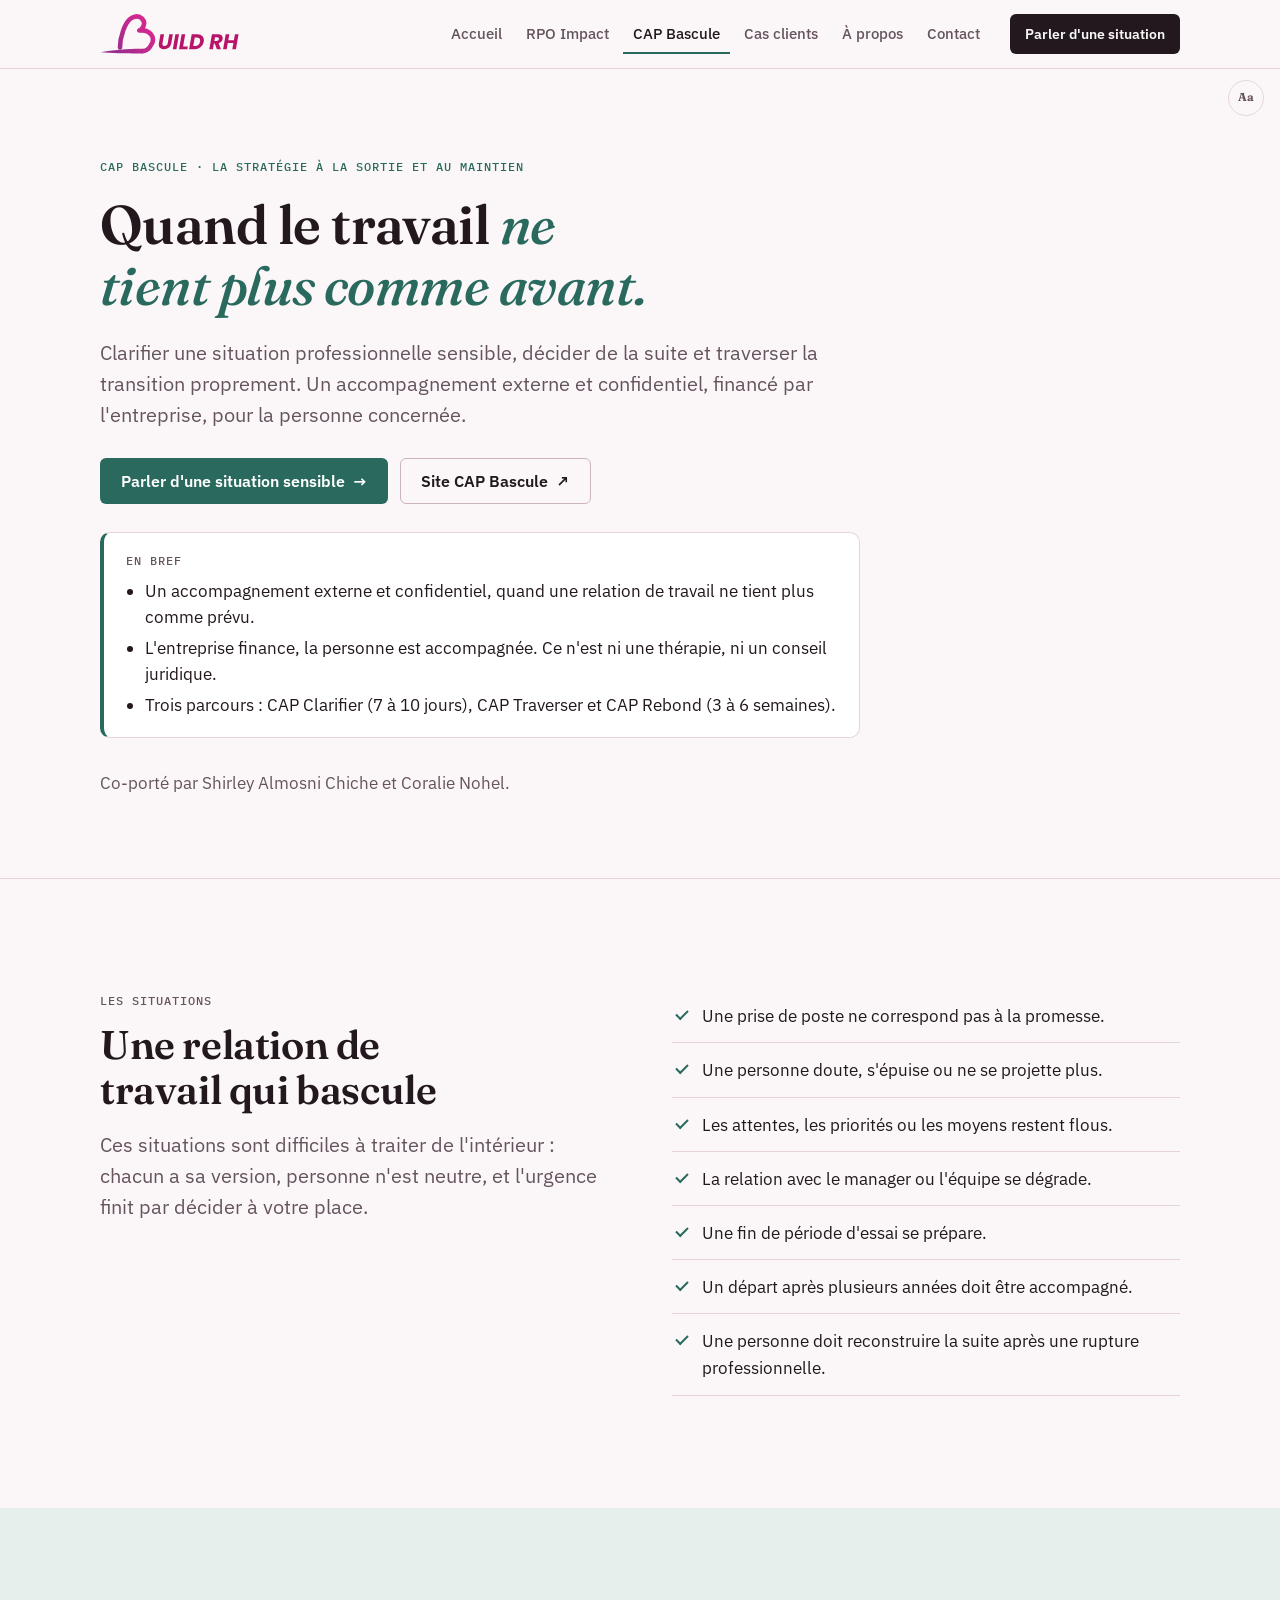
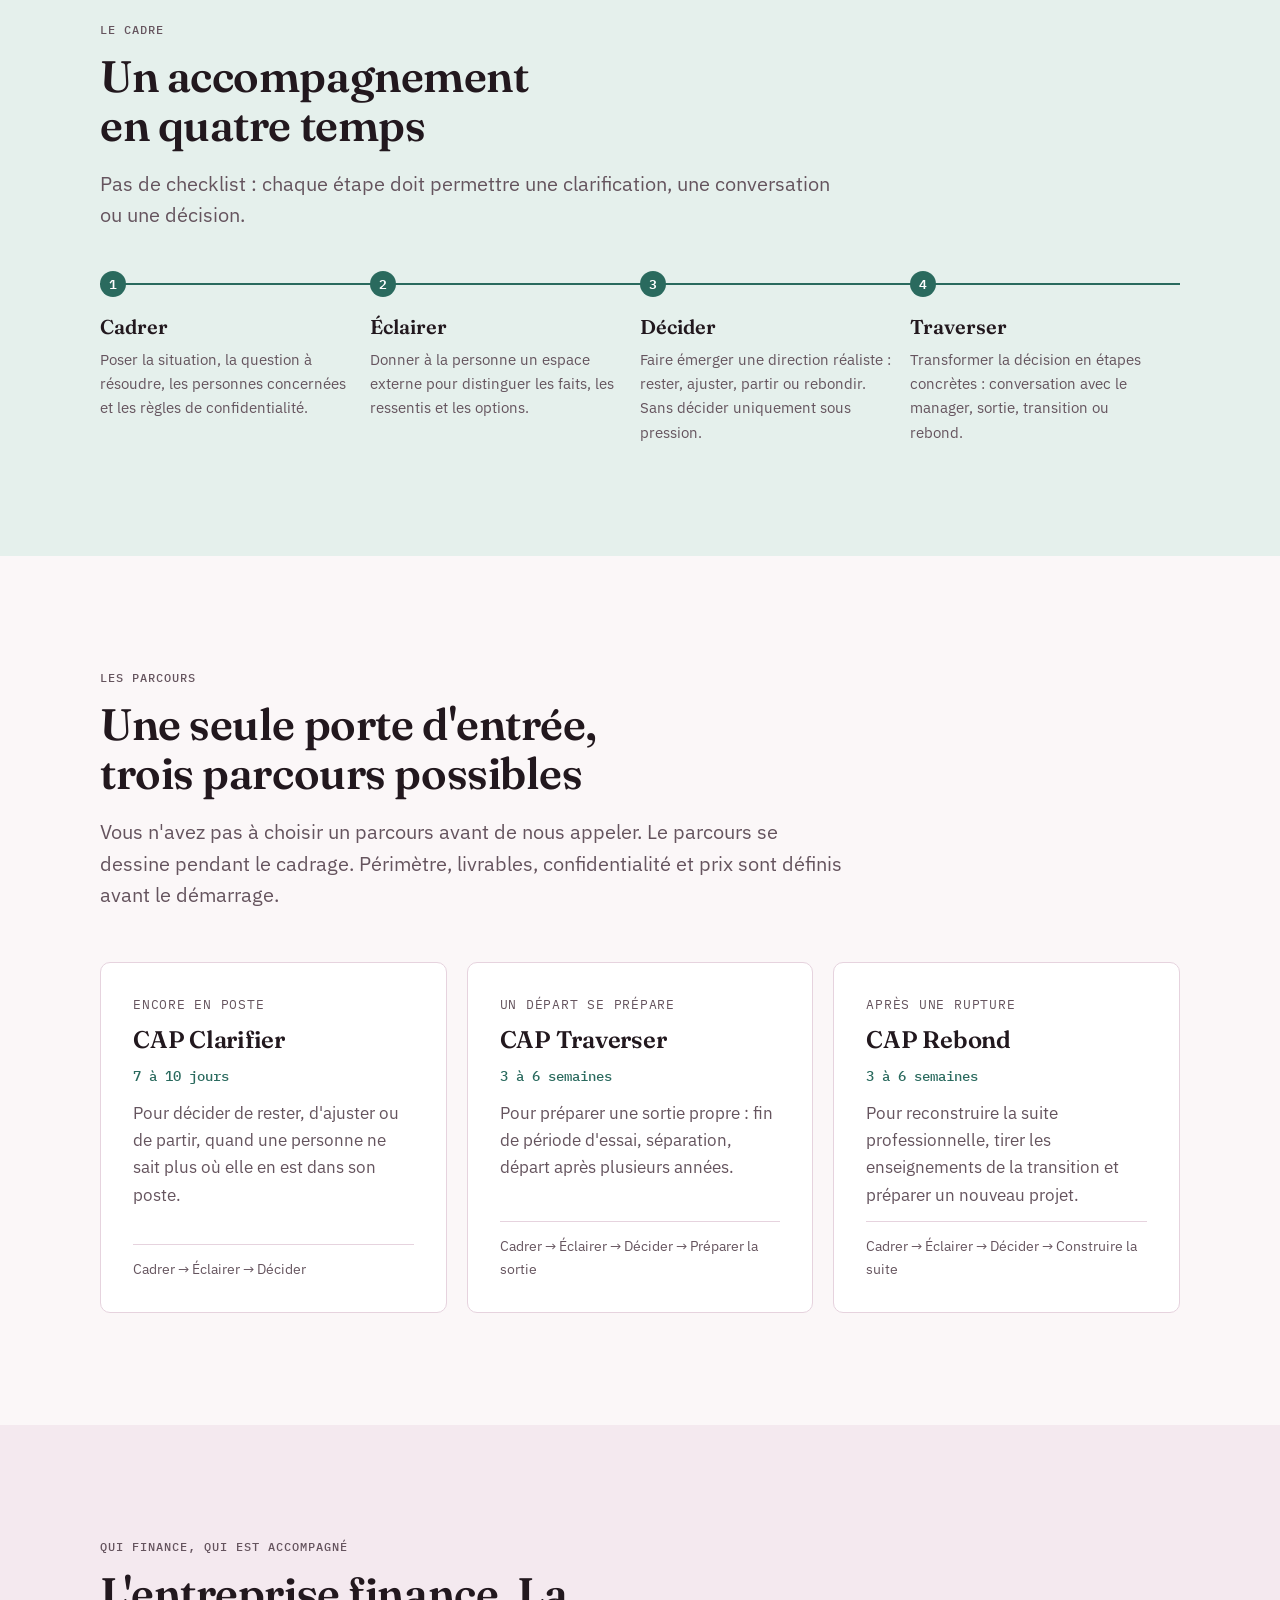
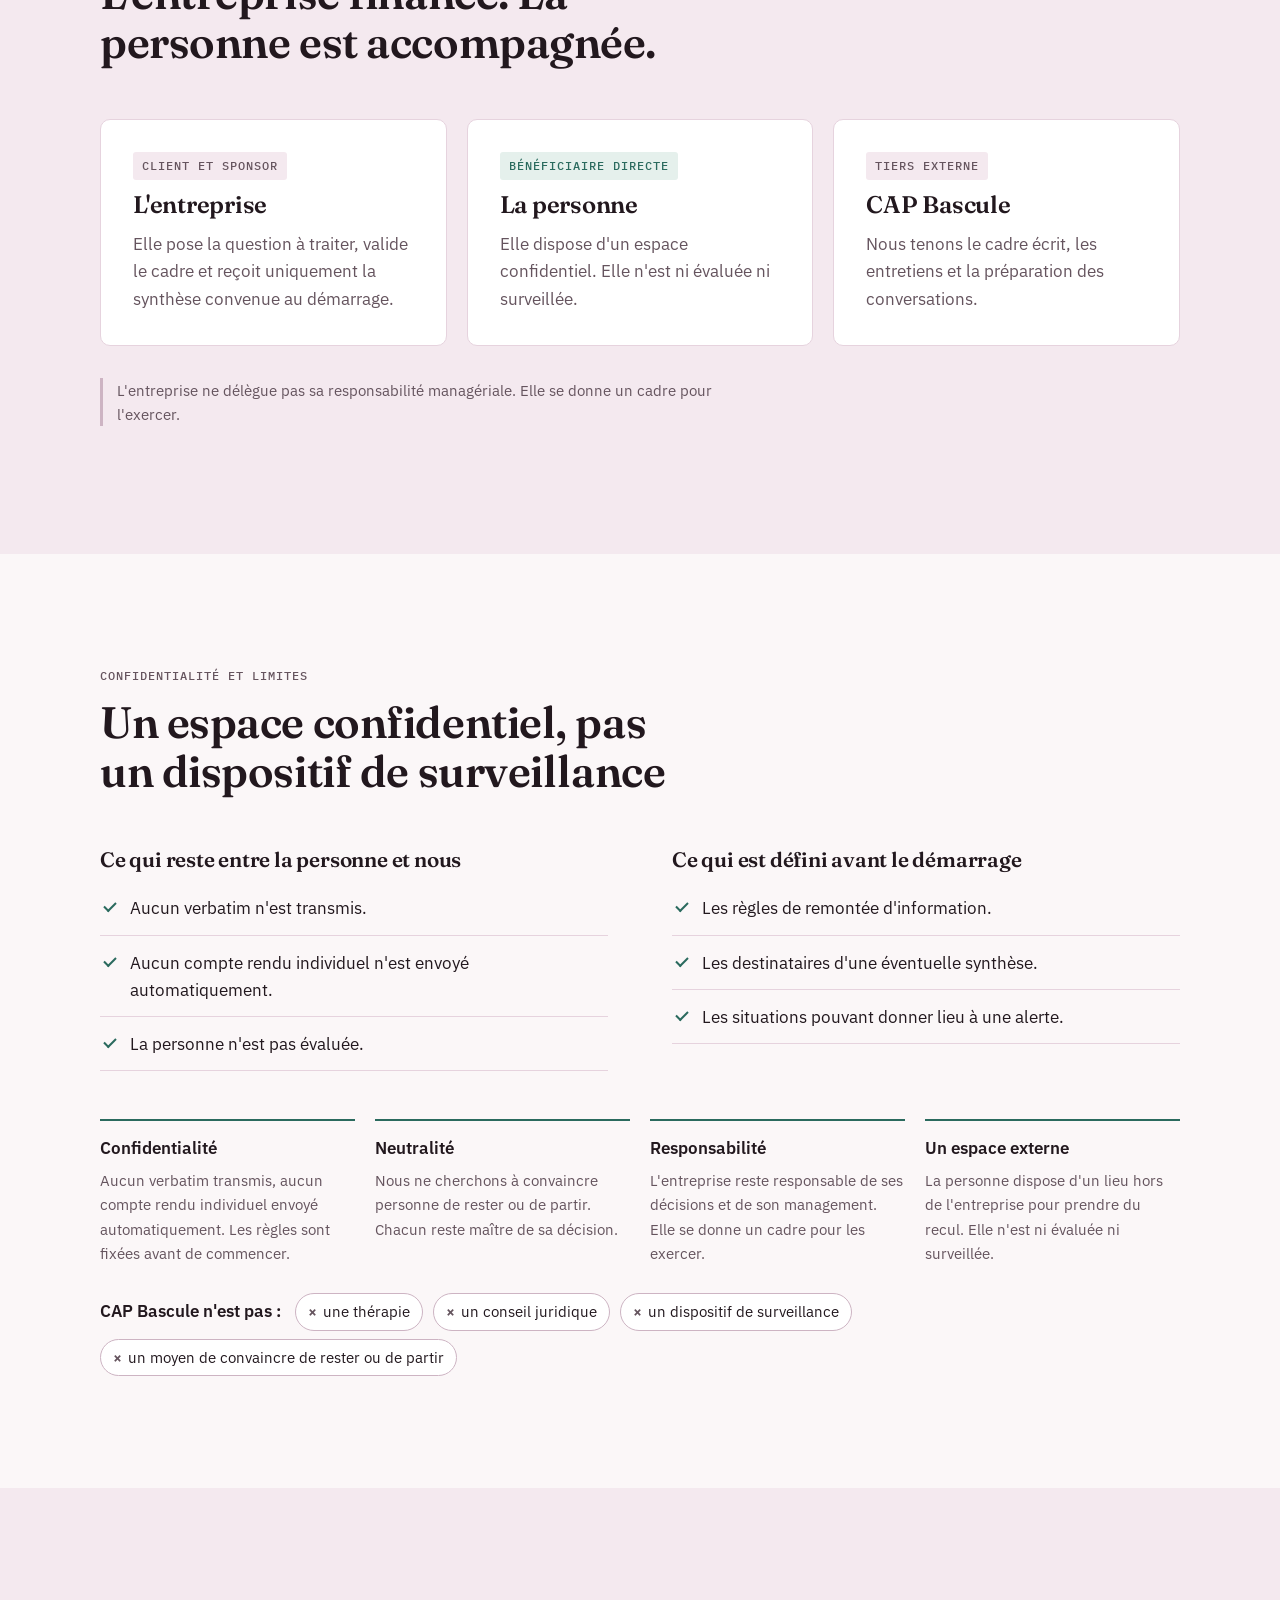
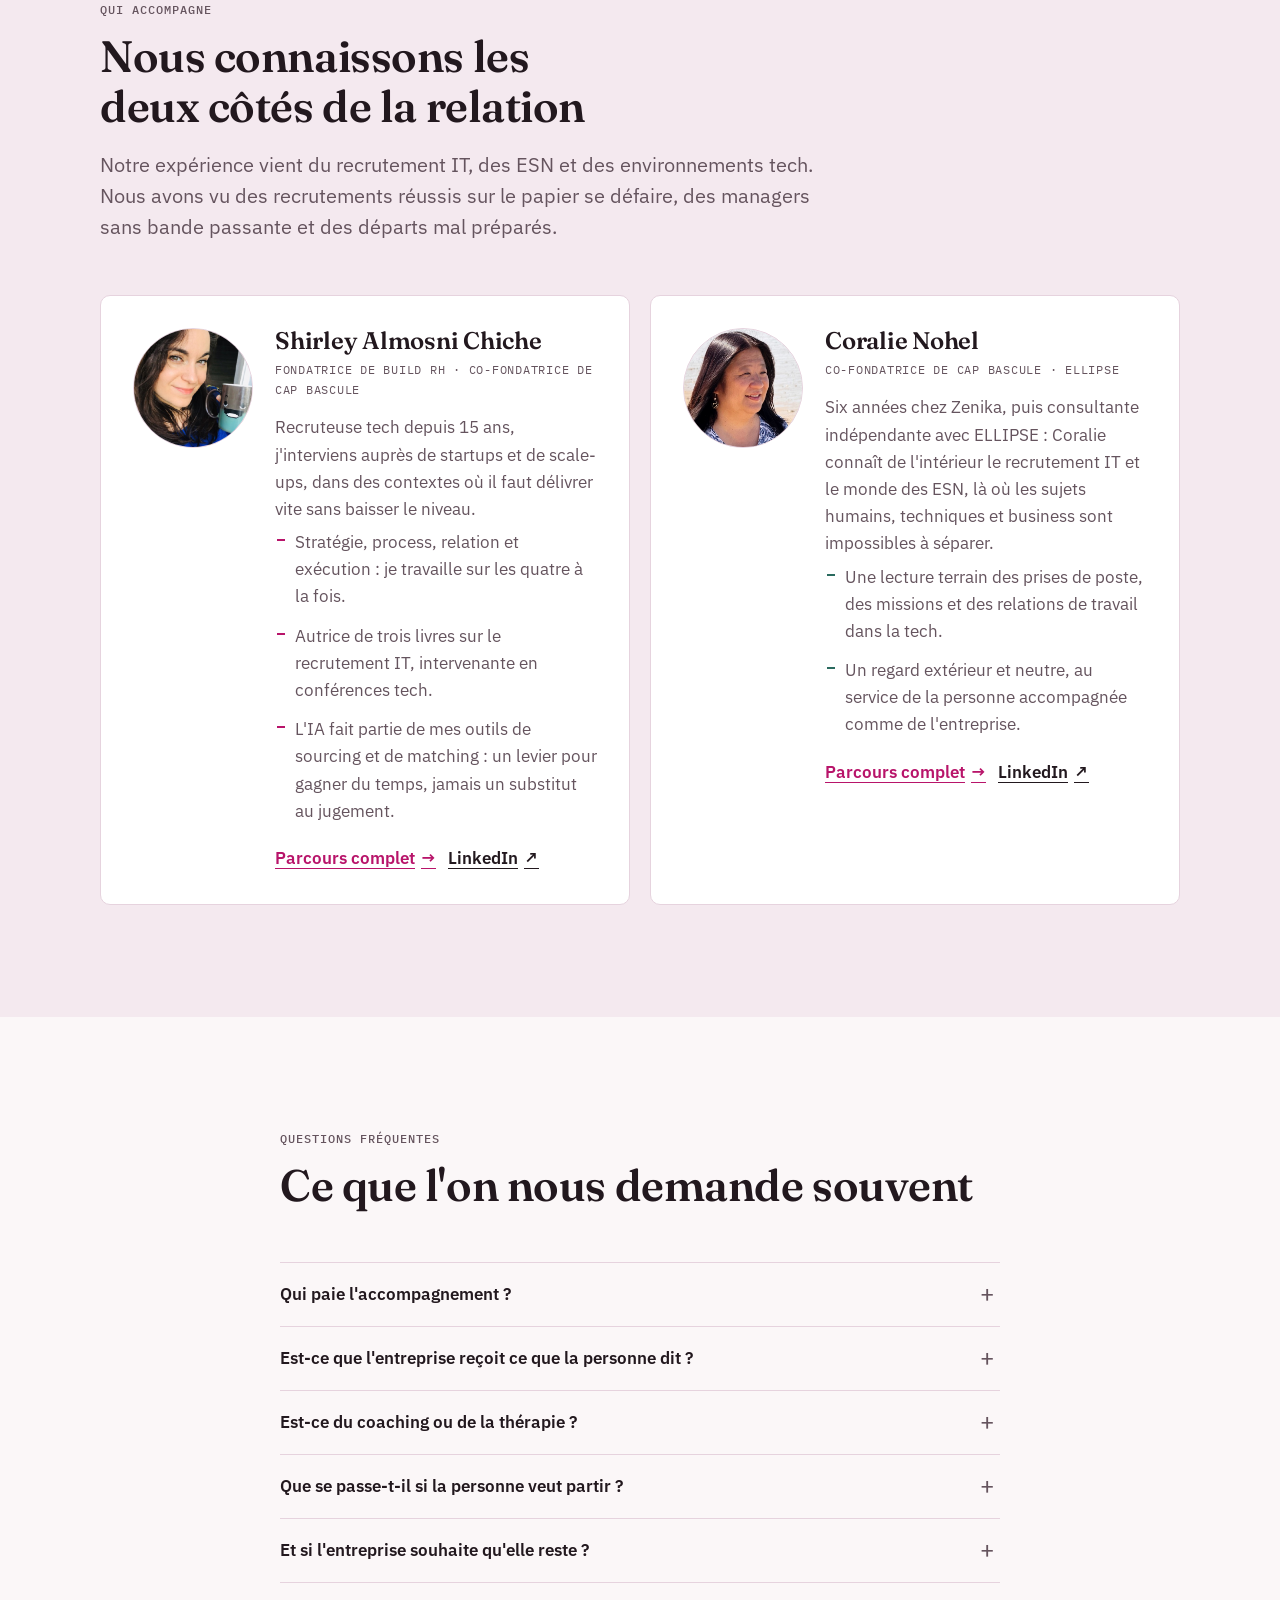
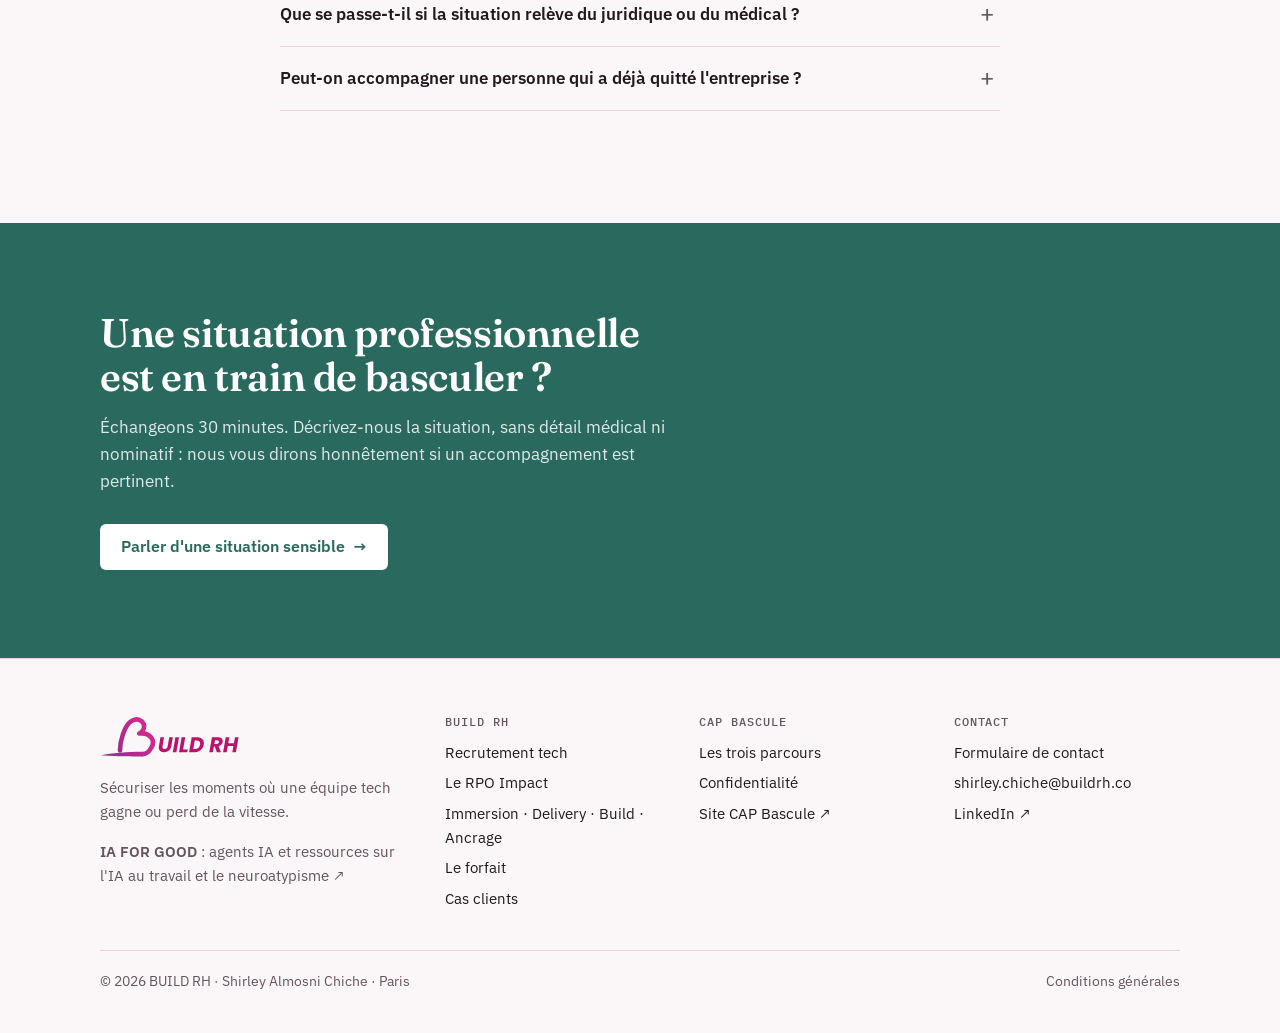
<file: cap-bascule.html>
<!doctype html>
<html lang="fr">
<head>
<meta charset="utf-8">
<meta name="viewport" content="width=device-width, initial-scale=1, viewport-fit=cover">
<title>CAP Bascule, transitions professionnelles sensibles | BUILD RH</title>
<meta name="description" content="CAP Bascule : un accompagnement externe et confidentiel, financé par l'entreprise, pour clarifier une situation professionnelle sensible, décider et traverser la transition.">
<link rel="canonical" href="https://build-rh.io/cap-bascule.html">
<meta name="theme-color" content="#FBF7F8" media="(prefers-color-scheme: light)">
<meta name="theme-color" content="#191115" media="(prefers-color-scheme: dark)">
<meta property="og:type" content="website">
<meta property="og:locale" content="fr_FR">
<meta property="og:site_name" content="BUILD RH">
<meta property="og:title" content="CAP Bascule, transitions professionnelles sensibles | BUILD RH">
<meta property="og:description" content="CAP Bascule : un accompagnement externe et confidentiel, financé par l'entreprise, pour clarifier une situation professionnelle sensible, décider et traverser la transition.">
<meta property="og:url" content="https://build-rh.io/cap-bascule.html">
<meta property="og:image" content="https://build-rh.io/assets/og-image.jpg">
<meta property="og:image:width" content="1200">
<meta property="og:image:height" content="630">
<meta property="og:image:alt" content="BUILD RH : sécuriser les moments où une équipe tech gagne ou perd de la vitesse. RPO Impact et CAP Bascule.">
<meta name="twitter:card" content="summary_large_image">
<meta name="author" content="Shirley Almosni Chiche">
<meta name="google-site-verification" content="nvf2lEdFUN5xLHKZI7ZcgeKEf2Aeo15o3mJqzMciFgk">
<link rel="icon" href="/assets/logo/buildrh-avatar.svg" type="image/svg+xml">
<link rel="icon" href="/assets/logo/favicon-32.png" sizes="32x32" type="image/png">
<link rel="apple-touch-icon" href="/assets/logo/apple-touch-icon.png">
<link rel="preconnect" href="https://fonts.googleapis.com">
<link rel="preconnect" href="https://fonts.gstatic.com" crossorigin>
<link href="https://fonts.googleapis.com/css2?family=Fraunces:ital,opsz,wght@0,9..144,500;0,9..144,600;1,9..144,500&family=IBM+Plex+Mono:wght@400;500&family=IBM+Plex+Sans:wght@400;500;600&family=Open+Sans:wght@800&display=swap" rel="stylesheet">
<link rel="stylesheet" href="/assets/site.css">
<script type="application/ld+json">
{
  "@context": "https://schema.org",
  "@type": "BreadcrumbList",
  "itemListElement": [
    {
      "@type": "ListItem",
      "position": 1,
      "name": "Accueil",
      "item": "https://build-rh.io/"
    },
    {
      "@type": "ListItem",
      "position": 2,
      "name": "CAP Bascule",
      "item": "https://build-rh.io/cap-bascule.html"
    }
  ]
}
</script>
<script type="application/ld+json">
{
  "@context": "https://schema.org",
  "@type": "FAQPage",
  "mainEntity": [
    {
      "@type": "Question",
      "name": "Qui paie l'accompagnement ?",
      "acceptedAnswer": {
        "@type": "Answer",
        "text": "L'entreprise, au forfait. Le périmètre et le prix sont définis avant le démarrage."
      }
    },
    {
      "@type": "Question",
      "name": "Est-ce que l'entreprise reçoit ce que la personne dit ?",
      "acceptedAnswer": {
        "@type": "Answer",
        "text": "Non. Aucun verbatim ni compte rendu individuel n'est transmis automatiquement. Seule une synthèse limitée aux éléments convenus au démarrage est partagée, avec les destinataires définis à l'avance."
      }
    },
    {
      "@type": "Question",
      "name": "Est-ce du coaching ou de la thérapie ?",
      "acceptedAnswer": {
        "@type": "Answer",
        "text": "Ni l'un ni l'autre. Ce n'est pas une thérapie ni un accompagnement médical, et ce n'est pas du coaching : c'est un accompagnement concret, centré sur une situation et une décision, avec un début et une fin."
      }
    },
    {
      "@type": "Question",
      "name": "Que se passe-t-il si la personne veut partir ?",
      "acceptedAnswer": {
        "@type": "Answer",
        "text": "C'est une option légitime. Nous l'aidons à préparer les conversations nécessaires et une sortie propre, dans le cadre convenu."
      }
    },
    {
      "@type": "Question",
      "name": "Et si l'entreprise souhaite qu'elle reste ?",
      "acceptedAnswer": {
        "@type": "Answer",
        "text": "Nous pouvons éclairer les conditions d'un maintien, mais nous ne cherchons pas à convaincre la personne. Chacun reste maître de sa décision."
      }
    },
    {
      "@type": "Question",
      "name": "Que se passe-t-il si la situation relève du juridique ou du médical ?",
      "acceptedAnswer": {
        "@type": "Answer",
        "text": "Nous le disons clairement et orientons vers les professionnels compétents. Nous ne nous substituons ni à un avocat ni à un médecin."
      }
    },
    {
      "@type": "Question",
      "name": "Peut-on accompagner une personne qui a déjà quitté l'entreprise ?",
      "acceptedAnswer": {
        "@type": "Answer",
        "text": "Oui, si l'entreprise finance l'accompagnement dans le cadre de la séparation. C'est l'objet de CAP Rebond."
      }
    }
  ]
}
</script>
</head>
<body class="theme-cap">
<a class="skip" href="#main">Aller au contenu</a>
<header class="site-header">
  <div class="wrap">
    <a class="brand" href="/" aria-label="BUILD RH, accueil"><img class="logo-img logo-light" src="/assets/logo/buildrh-logo-couleur.svg" alt="BUILD RH" width="113" height="35"><img class="logo-img logo-dark" src="/assets/logo/buildrh-logo-blanc.svg" alt="" aria-hidden="true" width="113" height="35"></a>
    <nav class="main-nav" aria-label="Navigation principale">
      <ul>
        <li><a href="/">Accueil</a></li>
        <li><a href="/build-rh.html">RPO Impact</a></li>
        <li><a href="/cap-bascule.html" class="nav-cap" aria-current="page">CAP Bascule</a></li>
        <li><a href="/cas-clients.html">Cas clients</a></li>
        <li><a href="/a-propos.html">À propos</a></li>
        <li><a href="/contact.html">Contact</a></li>
      </ul>
    </nav>
    <a class="btn btn-ink btn-sm header-cta" href="/contact.html">Parler d'une situation</a>
    <button class="menu-btn" id="menu-btn" type="button" aria-expanded="false" aria-controls="mobile-menu">
      <svg viewBox="0 0 24 24" fill="none" stroke="currentColor" stroke-width="2" stroke-linecap="round" aria-hidden="true"><path d="M4 7h16M4 12h16M4 17h16"/></svg>
      <span class="label">Menu</span>
    </button>
  </div>
</header>
<div class="mobile-menu" id="mobile-menu" hidden>
  <div class="paths">
    <a class="path build" href="/contact.html?besoin=recrutement"><span class="tag tag-build">RPO Impact</span><strong>Recruter sans ralentir</strong></a>
    <a class="path cap" href="/contact.html?besoin=situation"><span class="tag tag-cap">CAP Bascule</span><strong>Gérer une situation sensible</strong></a>
  </div>
  <nav aria-label="Navigation mobile">
    <ul>
      <li><a href="/">Accueil</a></li>
      <li><a href="/build-rh.html">RPO Impact</a></li>
      <li><a href="/cap-bascule.html" aria-current="page">CAP Bascule</a></li>
      <li><a href="/cas-clients.html">Cas clients</a></li>
      <li><a href="/a-propos.html">À propos</a></li>
      <li><a href="/contact.html">Contact</a></li>
    </ul>
  </nav>
</div>
<main id="main">
<section class="page-hero">
  <div class="wrap">
    <span class="eyebrow">CAP Bascule · la stratégie à la sortie et au maintien</span>
    <h1>Quand le travail <em>ne tient plus comme avant.</em></h1>
    <p class="lead">Clarifier une situation professionnelle sensible, décider de la suite et traverser la transition proprement. Un accompagnement externe et confidentiel, financé par l'entreprise, pour la personne concernée.</p>
    <div class="cta-row"><a class="btn btn-cap" href="/contact.html?besoin=situation">Parler d'une situation sensible <span class="arrow" aria-hidden="true">→</span></a><a class="btn btn-outline" href="https://almosnishirley.github.io/capbascule/" rel="noopener">Site CAP Bascule <span aria-hidden="true">↗</span></a></div>
    <aside class="tldr cap" aria-label="En bref">
      <span class="kicker">En bref</span>
      <ul>
        <li>Un accompagnement externe et confidentiel, quand une relation de travail ne tient plus comme prévu.</li>
        <li>L'entreprise finance, la personne est accompagnée. Ce n'est ni une thérapie, ni un conseil juridique.</li>
        <li>Trois parcours&nbsp;: CAP Clarifier (7 à 10 jours), CAP Traverser et CAP Rebond (3 à 6 semaines).</li>
      </ul>
    </aside>
    <p class="muted mt-m">Co-porté par Shirley Almosni Chiche et Coralie Nohel.</p>
  </div>
</section>

<section class="section" aria-labelledby="csit-title">
  <div class="wrap two-col">
    <div>
      <span class="kicker">Les situations</span>
      <h2 id="csit-title" style="font-size:clamp(1.8rem,3.6vw,2.5rem)">Une relation de travail qui bascule</h2>
      <p class="lead mt-s">Ces situations sont difficiles à traiter de l'intérieur&nbsp;: chacun a sa version, personne n'est neutre, et l'urgence finit par décider à votre place.</p>
    </div>
    <ul class="checklist cap">
      <li>Une prise de poste ne correspond pas à la promesse.</li>
      <li>Une personne doute, s'épuise ou ne se projette plus.</li>
      <li>Les attentes, les priorités ou les moyens restent flous.</li>
      <li>La relation avec le manager ou l'équipe se dégrade.</li>
      <li>Une fin de période d'essai se prépare.</li>
      <li>Un départ après plusieurs années doit être accompagné.</li>
      <li>Une personne doit reconstruire la suite après une rupture professionnelle.</li>
    </ul>
  </div>
</section>

<section class="section cap-zone" aria-labelledby="temps-title">
  <div class="wrap">
    <div class="section-head">
      <span class="kicker">Le cadre</span>
      <h2 id="temps-title">Un accompagnement en quatre temps</h2>
      <p class="lead">Pas de checklist&nbsp;: chaque étape doit permettre une clarification, une conversation ou une décision.</p>
    </div>
    <ol class="steps4">
      <li><strong>Cadrer</strong><p>Poser la situation, la question à résoudre, les personnes concernées et les règles de confidentialité.</p></li>
      <li><strong>Éclairer</strong><p>Donner à la personne un espace externe pour distinguer les faits, les ressentis et les options.</p></li>
      <li><strong>Décider</strong><p>Faire émerger une direction réaliste&nbsp;: rester, ajuster, partir ou rebondir. Sans décider uniquement sous pression.</p></li>
      <li><strong>Traverser</strong><p>Transformer la décision en étapes concrètes&nbsp;: conversation avec le manager, sortie, transition ou rebond.</p></li>
    </ol>
  </div>
</section>

<section class="section" aria-labelledby="parc-title">
  <div class="wrap">
    <div class="section-head">
      <span class="kicker">Les parcours</span>
      <h2 id="parc-title">Une seule porte d'entrée, trois parcours possibles</h2>
      <p class="lead">Vous n'avez pas à choisir un parcours avant de nous appeler. Le parcours se dessine pendant le cadrage. Périmètre, livrables, confidentialité et prix sont définis avant le démarrage.</p>
    </div>
    <div class="grid grid-3">
  <article class="card parcours">
    <span class="for">Encore en poste</span>
    <h3>CAP Clarifier</h3>
    <span class="duration">7 à 10 jours</span>
    <p>Pour décider de rester, d'ajuster ou de partir, quand une personne ne sait plus où elle en est dans son poste.</p>
    <p class="path-line">Cadrer → Éclairer → Décider</p>
  </article>
  <article class="card parcours">
    <span class="for">Un départ se prépare</span>
    <h3>CAP Traverser</h3>
    <span class="duration">3 à 6 semaines</span>
    <p>Pour préparer une sortie propre&nbsp;: fin de période d'essai, séparation, départ après plusieurs années.</p>
    <p class="path-line">Cadrer → Éclairer → Décider → Préparer la sortie</p>
  </article>
  <article class="card parcours">
    <span class="for">Après une rupture</span>
    <h3>CAP Rebond</h3>
    <span class="duration">3 à 6 semaines</span>
    <p>Pour reconstruire la suite professionnelle, tirer les enseignements de la transition et préparer un nouveau projet.</p>
    <p class="path-line">Cadrer → Éclairer → Décider → Construire la suite</p>
  </article>
</div>
  </div>
</section>

<section class="section alt" aria-labelledby="fin-title">
  <div class="wrap">
    <div class="section-head">
      <span class="kicker">Qui finance, qui est accompagné</span>
      <h2 id="fin-title">L'entreprise finance. La personne est accompagnée.</h2>
    </div>
    <div class="grid grid-3">
      <div class="card"><span class="tag tag-neutral">Client et sponsor</span><h3>L'entreprise</h3><p>Elle pose la question à traiter, valide le cadre et reçoit uniquement la synthèse convenue au démarrage.</p></div>
      <div class="card"><span class="tag tag-cap">Bénéficiaire directe</span><h3>La personne</h3><p>Elle dispose d'un espace confidentiel. Elle n'est ni évaluée ni surveillée.</p></div>
      <div class="card"><span class="tag tag-neutral">Tiers externe</span><h3>CAP Bascule</h3><p>Nous tenons le cadre écrit, les entretiens et la préparation des conversations.</p></div>
    </div>
    <p class="note">L'entreprise ne délègue pas sa responsabilité managériale. Elle se donne un cadre pour l'exercer.</p>
  </div>
</section>

<section class="section" id="confidentialite" aria-labelledby="conf-title">
  <div class="wrap">
    <div class="section-head">
      <span class="kicker">Confidentialité et limites</span>
      <h2 id="conf-title">Un espace confidentiel, pas un dispositif de surveillance</h2>
    </div>
    <div class="two-col">
      <div>
        <h3 class="mt-0" style="margin-bottom:12px">Ce qui reste entre la personne et nous</h3>
        <ul class="checklist cap">
          <li>Aucun verbatim n'est transmis.</li>
          <li>Aucun compte rendu individuel n'est envoyé automatiquement.</li>
          <li>La personne n'est pas évaluée.</li>
        </ul>
      </div>
      <div>
        <h3 class="mt-0" style="margin-bottom:12px">Ce qui est défini avant le démarrage</h3>
        <ul class="checklist cap">
          <li>Les règles de remontée d'information.</li>
          <li>Les destinataires d'une éventuelle synthèse.</li>
          <li>Les situations pouvant donner lieu à une alerte.</li>
        </ul>
      </div>
    </div>
    <div class="principles">
  <div class="principle"><strong>Confidentialité</strong><p>Aucun verbatim transmis, aucun compte rendu individuel envoyé automatiquement. Les règles sont fixées avant de commencer.</p></div>
  <div class="principle"><strong>Neutralité</strong><p>Nous ne cherchons à convaincre personne de rester ou de partir. Chacun reste maître de sa décision.</p></div>
  <div class="principle"><strong>Responsabilité</strong><p>L'entreprise reste responsable de ses décisions et de son management. Elle se donne un cadre pour les exercer.</p></div>
  <div class="principle"><strong>Un espace externe</strong><p>La personne dispose d'un lieu hors de l'entreprise pour prendre du recul. Elle n'est ni évaluée ni surveillée.</p></div>
</div>
    <div class="isnot">
  <span class="label">CAP Bascule n'est pas&nbsp;:</span>
  <span class="x">une thérapie</span>
  <span class="x">un conseil juridique</span>
  <span class="x">un dispositif de surveillance</span>
  <span class="x">un moyen de convaincre de rester ou de partir</span>
</div>
  </div>
</section>

<section class="section alt" aria-labelledby="nous-title">
  <div class="wrap">
    <div class="section-head">
      <span class="kicker">Qui accompagne</span>
      <h2 id="nous-title">Nous connaissons les deux côtés de la relation</h2>
      <p class="lead">Notre expérience vient du recrutement IT, des ESN et des environnements tech. Nous avons vu des recrutements réussis sur le papier se défaire, des managers sans bande passante et des départs mal préparés.</p>
    </div>
    <div class="people">
      <article class="card person">
  <div class="photo"><img src="/assets/shirley-portrait.jpg" alt="Portrait de Shirley Almosni Chiche" width="400" height="400" loading="lazy" decoding="async"></div>
  <div>
    <h3>Shirley Almosni Chiche</h3>
    <span class="role">Fondatrice de BUILD RH · co-fondatrice de CAP Bascule</span>
    <p>Recruteuse tech depuis 15 ans, j'interviens auprès de startups et de scale-ups, dans des contextes où il faut délivrer vite sans baisser le niveau.</p>
    <ul>
      <li>Stratégie, process, relation et exécution&nbsp;: je travaille sur les quatre à la fois.</li>
      <li>Autrice de trois livres sur le recrutement IT, intervenante en conférences tech.</li>
      <li>L'IA fait partie de mes outils de sourcing et de matching&nbsp;: un levier pour gagner du temps, jamais un substitut au jugement.</li>
    </ul>
    <div class="cta-row"><a class="link-arrow build" href="/a-propos.html">Parcours complet <span aria-hidden="true">→</span></a><a class="link-arrow" href="https://www.linkedin.com/in/shirley-almosni-chiche/" rel="noopener">LinkedIn <span aria-hidden="true">↗</span></a></div>
  </div>
</article>
      <article class="card person cap-person">
  <div class="photo"><img src="/assets/coralie.jpg" alt="Portrait de Coralie Nohel" loading="lazy" decoding="async"></div>
  <div>
    <h3>Coralie Nohel</h3>
    <span class="role">Co-fondatrice de CAP Bascule · ELLIPSE</span>
    <p>Six années chez Zenika, puis consultante indépendante avec ELLIPSE&nbsp;: Coralie connaît de l'intérieur le recrutement IT et le monde des ESN, là où les sujets humains, techniques et business sont impossibles à séparer.</p>
    <ul>
      <li>Une lecture terrain des prises de poste, des missions et des relations de travail dans la tech.</li>
      <li>Un regard extérieur et neutre, au service de la personne accompagnée comme de l'entreprise.</li>
    </ul>
    <div class="cta-row"><a class="link-arrow build" href="/a-propos.html#coralie-title">Parcours complet <span aria-hidden="true">→</span></a><a class="link-arrow" href="https://www.linkedin.com/in/coralienohel/" rel="noopener">LinkedIn <span aria-hidden="true">↗</span></a></div>
  </div>
</article>
    </div>
  </div>
</section>

<section class="section" aria-labelledby="cfaq-title">
  <div class="wrap narrow">
    <div class="section-head"><span class="kicker">Questions fréquentes</span><h2 id="cfaq-title">Ce que l'on nous demande souvent</h2></div>
    <div class="faq">
      <details><summary>Qui paie l'accompagnement&nbsp;?</summary><p>L'entreprise, au forfait. Le périmètre et le prix sont définis avant le démarrage.</p></details>
      <details><summary>Est-ce que l'entreprise reçoit ce que la personne dit&nbsp;?</summary><p>Non. Aucun verbatim ni compte rendu individuel n'est transmis automatiquement. Seule une synthèse limitée aux éléments convenus au démarrage est partagée, avec les destinataires définis à l'avance.</p></details>
      <details><summary>Est-ce du coaching ou de la thérapie&nbsp;?</summary><p>Ni l'un ni l'autre. Ce n'est pas une thérapie ni un accompagnement médical, et ce n'est pas du coaching&nbsp;: c'est un accompagnement concret, centré sur une situation et une décision, avec un début et une fin.</p></details>
      <details><summary>Que se passe-t-il si la personne veut partir&nbsp;?</summary><p>C'est une option légitime. Nous l'aidons à préparer les conversations nécessaires et une sortie propre, dans le cadre convenu.</p></details>
      <details><summary>Et si l'entreprise souhaite qu'elle reste&nbsp;?</summary><p>Nous pouvons éclairer les conditions d'un maintien, mais nous ne cherchons pas à convaincre la personne. Chacun reste maître de sa décision.</p></details>
      <details><summary>Que se passe-t-il si la situation relève du juridique ou du médical&nbsp;?</summary><p>Nous le disons clairement et orientons vers les professionnels compétents. Nous ne nous substituons ni à un avocat ni à un médecin.</p></details>
      <details><summary>Peut-on accompagner une personne qui a déjà quitté l'entreprise&nbsp;?</summary><p>Oui, si l'entreprise finance l'accompagnement dans le cadre de la séparation. C'est l'objet de CAP Rebond.</p></details>
    </div>
  </div>
</section>

<section class="cta-band cap-band">
  <div class="wrap">
    <h2>Une situation professionnelle est en train de basculer&nbsp;?</h2>
    <p>Échangeons 30 minutes. Décrivez-nous la situation, sans détail médical ni nominatif&nbsp;: nous vous dirons honnêtement si un accompagnement est pertinent.</p>
    <div class="cta-row"><a class="btn btn-ink" href="/contact.html?besoin=situation">Parler d'une situation sensible <span class="arrow" aria-hidden="true">→</span></a></div>
  </div>
</section>
</main>
<footer class="site-footer">
  <div class="wrap">
    <div class="footer-grid">
      <div>
        <a class="brand" href="/" aria-label="BUILD RH, accueil"><img class="logo-img logo-light" src="/assets/logo/buildrh-logo-couleur.svg" alt="BUILD RH" width="142" height="44"><img class="logo-img logo-dark" src="/assets/logo/buildrh-logo-blanc.svg" alt="" aria-hidden="true" width="142" height="44"></a>
        <p class="tagline">Sécuriser les moments où une équipe tech gagne ou perd de la vitesse.</p>
        <p class="tagline"><a href="https://aiforgood.page/" rel="noopener"><strong>IA FOR GOOD</strong> : agents IA et ressources sur l'IA au travail et le neuroatypisme <span aria-hidden="true">↗</span></a></p>
      </div>
      <div>
        <h2>BUILD RH</h2>
        <ul>
          <li><a href="/build-rh.html">Recrutement tech</a></li>
          <li><a href="/build-rh.html">Le RPO Impact</a></li>
          <li><a href="/build-rh.html#dimensions">Immersion · Delivery · Build · Ancrage</a></li>
          <li><a href="/build-rh.html#forfait">Le forfait</a></li>
          <li><a href="/cas-clients.html">Cas clients</a></li>
        </ul>
      </div>
      <div>
        <h2>CAP Bascule</h2>
        <ul>
          <li><a href="/cap-bascule.html">Les trois parcours</a></li>
          <li><a href="/cap-bascule.html#confidentialite">Confidentialité</a></li>
          <li><a href="https://almosnishirley.github.io/capbascule/" rel="noopener">Site CAP Bascule <span aria-hidden="true">↗</span></a></li>
        </ul>
      </div>
      <div>
        <h2>Contact</h2>
        <ul>
          <li><a href="/contact.html">Formulaire de contact</a></li>
          <li><a href="mailto:shirley.chiche@buildrh.co">shirley.chiche@buildrh.co</a></li>
          <li><a href="https://www.linkedin.com/in/shirley-almosni-chiche/" rel="noopener">LinkedIn <span aria-hidden="true">↗</span></a></li>
        </ul>
      </div>
    </div>
    <div class="footer-bottom">
      <span>© 2026 BUILD RH · Shirley Almosni Chiche · Paris</span>
      <a href="/conditions-generales.html">Conditions générales</a>
    </div>
  </div>
</footer>

<button class="a11y-btn" id="a11y-toggle" type="button" title="Confort de lecture" aria-expanded="false" aria-controls="a11y-panel">
  <span class="ico" aria-hidden="true">Aa</span><span class="sr-only">Confort de lecture</span>
</button>
<div class="a11y-panel" id="a11y-panel" hidden role="dialog" aria-label="Réglages de confort de lecture">
  <div class="a11y-head"><span>Confort de lecture</span><button type="button" id="a11y-close" aria-label="Fermer">&times;</button></div>
  <div class="a11y-group"><div class="a11y-label" id="a11y-l1">Taille du texte</div>
    <div class="a11y-seg" data-a11y-control="size" role="group" aria-labelledby="a11y-l1"><button type="button" data-value="normal">A</button><button type="button" data-value="large">A+</button><button type="button" data-value="xlarge">A++</button></div></div>
  <div class="a11y-group"><div class="a11y-label" id="a11y-l2">Espacement du texte</div>
    <div class="a11y-seg" data-a11y-control="spacing" role="group" aria-labelledby="a11y-l2"><button type="button" data-value="normal">Normal</button><button type="button" data-value="loose">Confortable</button></div></div>
  <div class="a11y-group"><div class="a11y-label" id="a11y-l3">Fond de lecture</div>
    <div class="a11y-seg" data-a11y-control="contrast" role="group" aria-labelledby="a11y-l3"><button type="button" data-value="normal">Standard</button><button type="button" data-value="soft">Doux</button></div></div>
  <div class="a11y-group"><div class="a11y-label" id="a11y-l4">Animations</div>
    <div class="a11y-seg" data-a11y-control="motion" role="group" aria-labelledby="a11y-l4"><button type="button" data-value="normal">Activées</button><button type="button" data-value="reduced">Réduites</button></div></div>
  <div class="a11y-group"><div class="a11y-label" id="a11y-l5">Police</div>
    <div class="a11y-seg" data-a11y-control="font" role="group" aria-labelledby="a11y-l5"><button type="button" data-value="normal">Standard</button><button type="button" data-value="lisible">Très lisible</button></div></div>
  <div class="a11y-group"><div class="a11y-label" id="a11y-l6">Guide de lecture</div>
    <div class="a11y-seg" data-a11y-control="guide" role="group" aria-labelledby="a11y-l6"><button type="button" data-value="normal">Désactivé</button><button type="button" data-value="on">Activé</button></div></div>
  <div class="a11y-group"><div class="a11y-label" id="a11y-l7">Mode concentration</div>
    <div class="a11y-seg" data-a11y-control="focus" role="group" aria-labelledby="a11y-l7"><button type="button" data-value="normal">Désactivé</button><button type="button" data-value="on">Activé</button></div></div>
  <p class="a11y-help">Police Atkinson Hyperlegible, bande de lecture qui suit le pointeur, lignes plus courtes et sans italique.</p>
  <button type="button" id="a11y-reset" class="a11y-reset">Réinitialiser</button>
</div>

<div class="reading-guide" aria-hidden="true"><div class="rg-top"></div><div class="rg-bottom"></div></div>
<script src="/assets/site.js" defer></script>
</body>
</html>
</file>
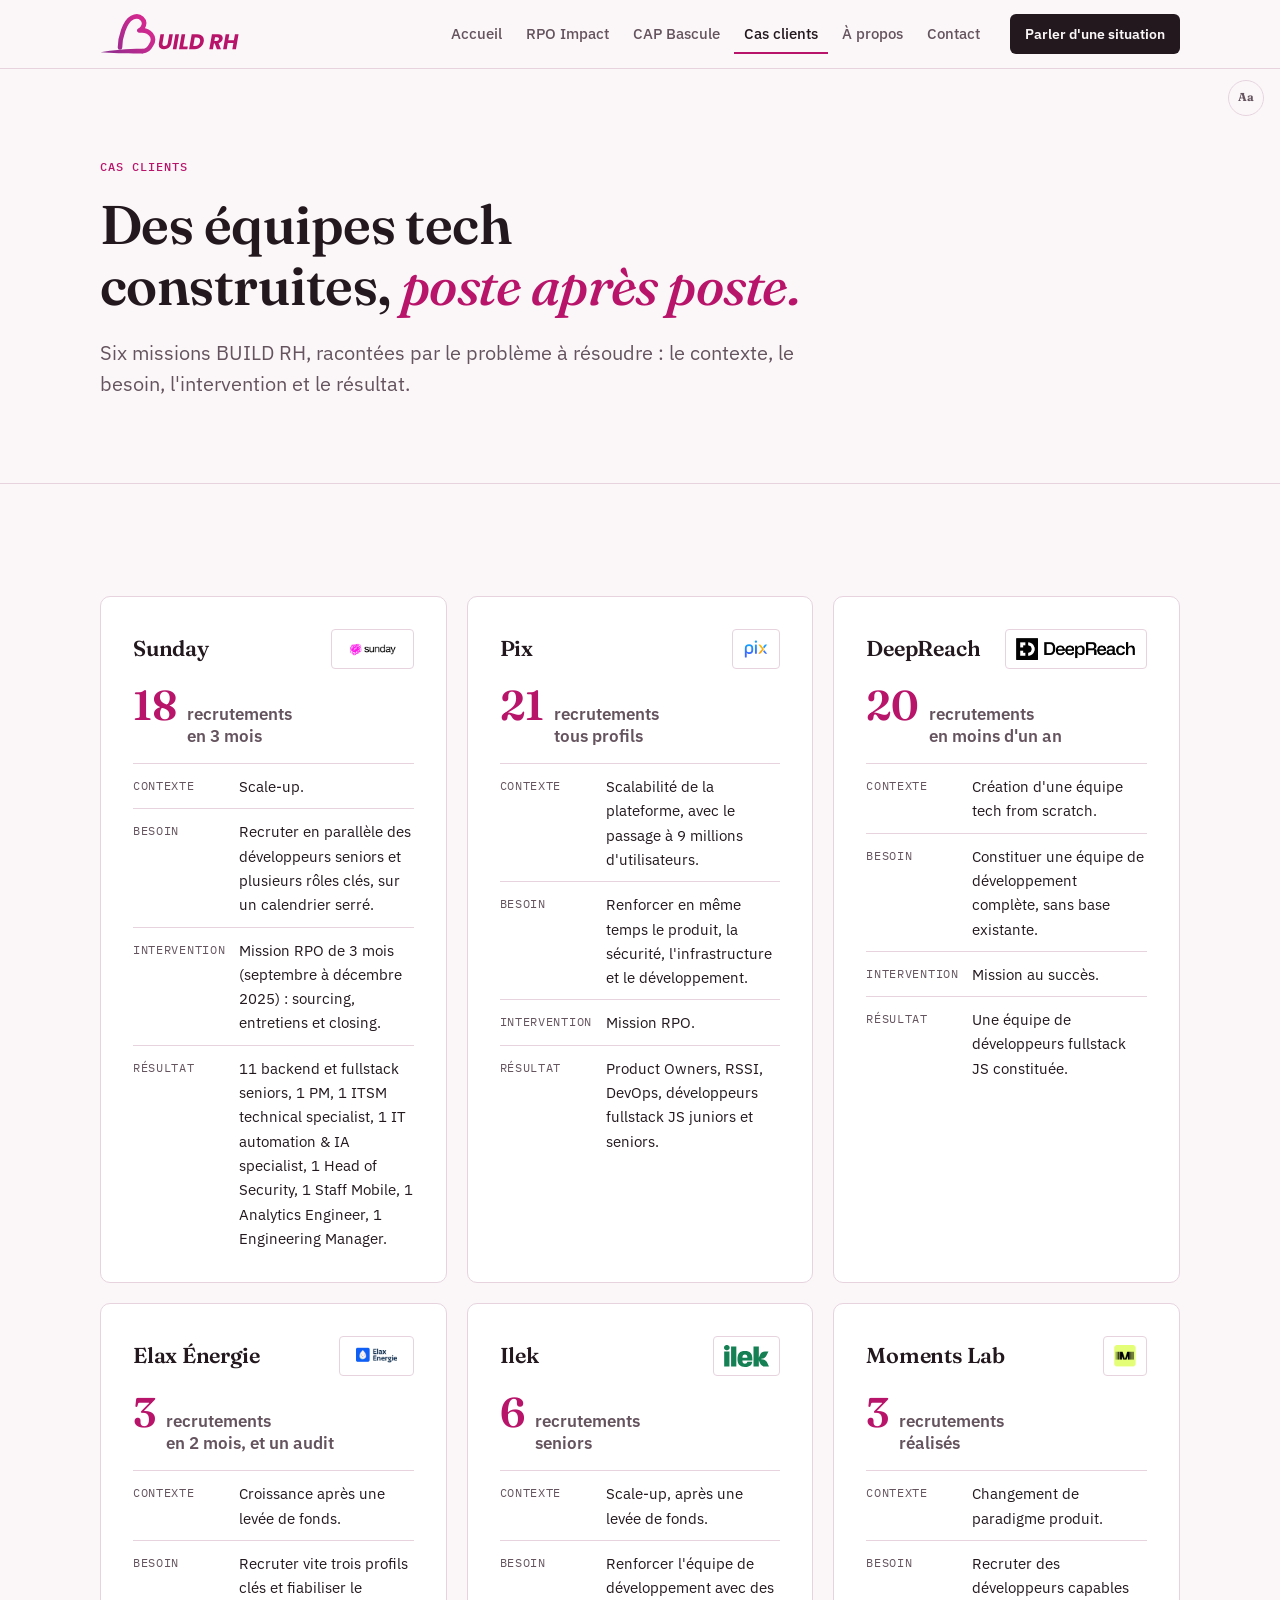
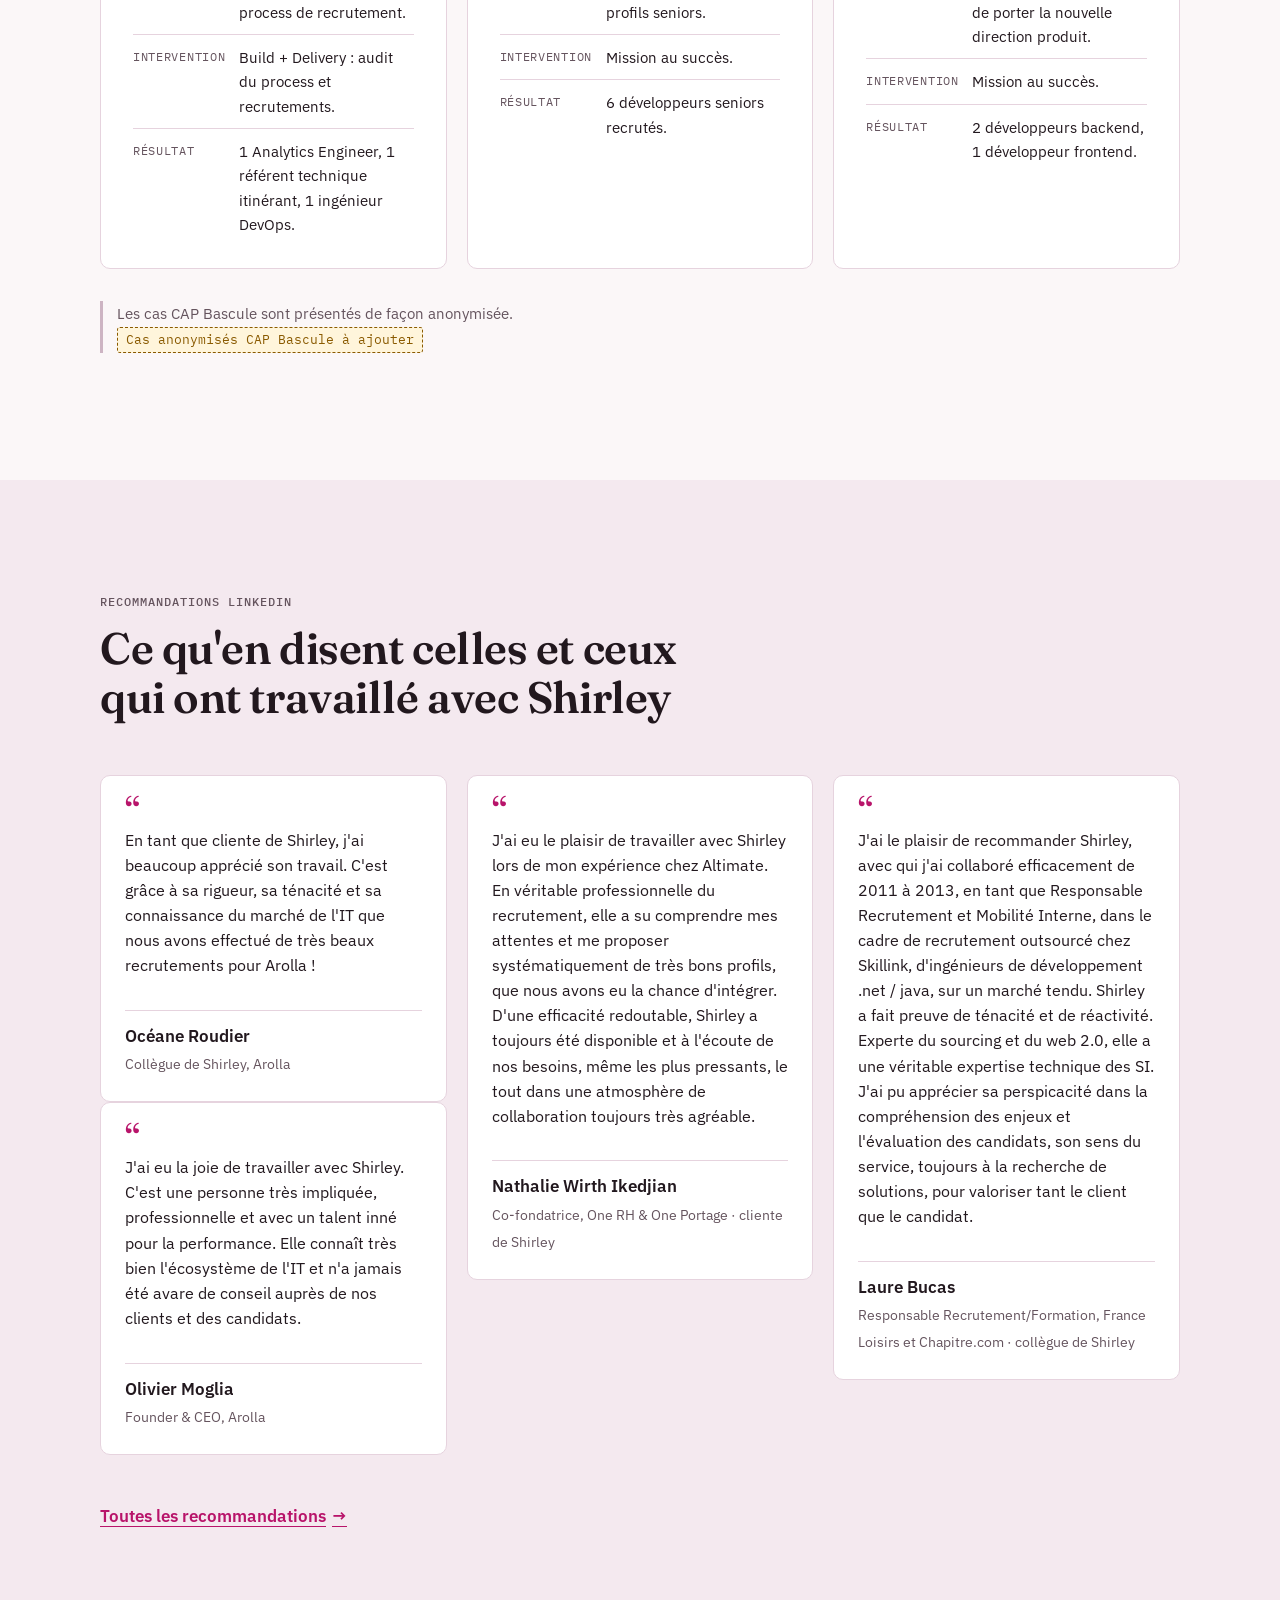
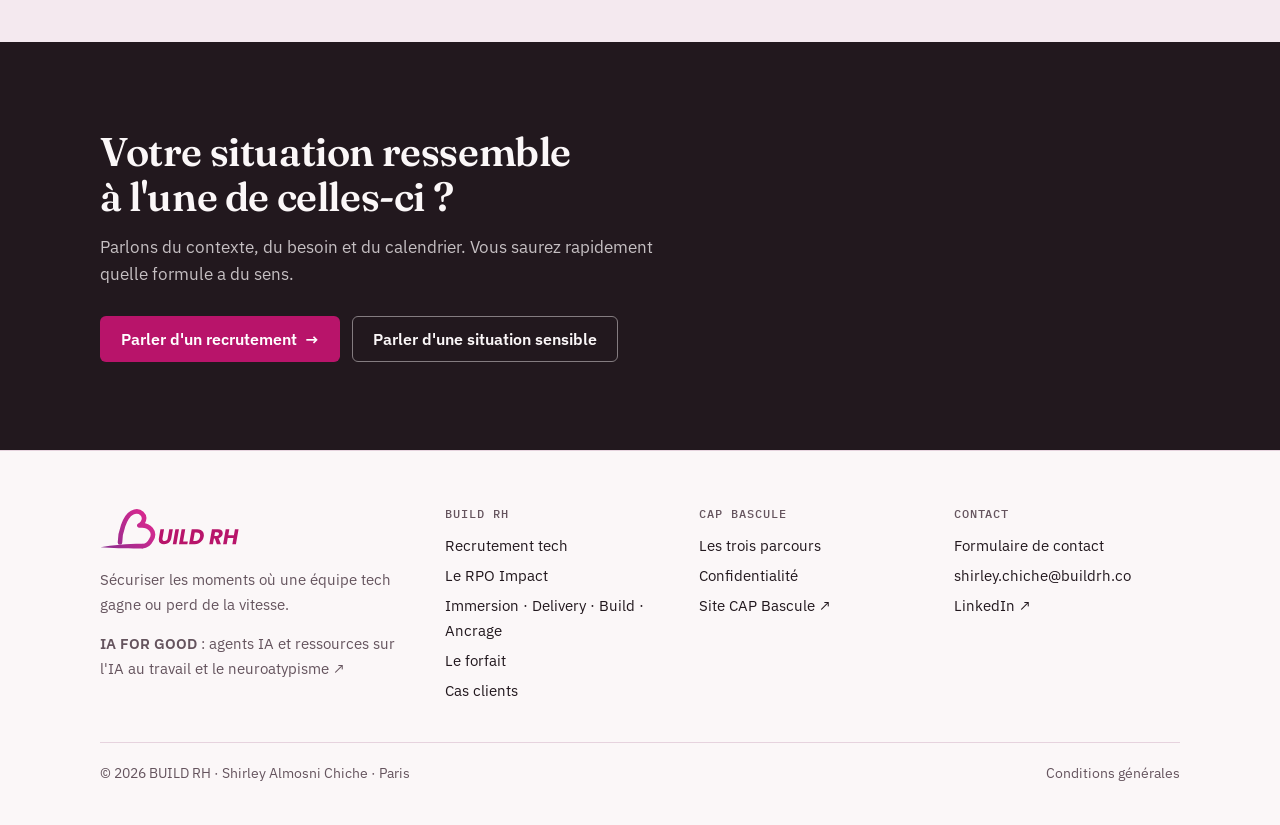
<file: cas-clients.html>
<!doctype html>
<html lang="fr">
<head>
<meta charset="utf-8">
<meta name="viewport" content="width=device-width, initial-scale=1, viewport-fit=cover">
<title>Cas clients recrutement tech : Sunday, Pix, DeepReach | BUILD RH</title>
<meta name="description" content="Sunday, Pix, DeepReach, Elax Énergie, Ilek, Moments Lab : contexte, besoin, intervention et résultat de six missions de recrutement tech BUILD RH.">
<link rel="canonical" href="https://build-rh.io/cas-clients.html">
<meta name="theme-color" content="#FBF7F8" media="(prefers-color-scheme: light)">
<meta name="theme-color" content="#191115" media="(prefers-color-scheme: dark)">
<meta property="og:type" content="website">
<meta property="og:locale" content="fr_FR">
<meta property="og:site_name" content="BUILD RH">
<meta property="og:title" content="Cas clients recrutement tech : Sunday, Pix, DeepReach | BUILD RH">
<meta property="og:description" content="Sunday, Pix, DeepReach, Elax Énergie, Ilek, Moments Lab : contexte, besoin, intervention et résultat de six missions de recrutement tech BUILD RH.">
<meta property="og:url" content="https://build-rh.io/cas-clients.html">
<meta property="og:image" content="https://build-rh.io/assets/og-image.jpg">
<meta property="og:image:width" content="1200">
<meta property="og:image:height" content="630">
<meta property="og:image:alt" content="BUILD RH : sécuriser les moments où une équipe tech gagne ou perd de la vitesse. RPO Impact et CAP Bascule.">
<meta name="twitter:card" content="summary_large_image">
<meta name="author" content="Shirley Almosni Chiche">
<meta name="google-site-verification" content="nvf2lEdFUN5xLHKZI7ZcgeKEf2Aeo15o3mJqzMciFgk">
<link rel="icon" href="/assets/logo/buildrh-avatar.svg" type="image/svg+xml">
<link rel="icon" href="/assets/logo/favicon-32.png" sizes="32x32" type="image/png">
<link rel="apple-touch-icon" href="/assets/logo/apple-touch-icon.png">
<link rel="preconnect" href="https://fonts.googleapis.com">
<link rel="preconnect" href="https://fonts.gstatic.com" crossorigin>
<link href="https://fonts.googleapis.com/css2?family=Fraunces:ital,opsz,wght@0,9..144,500;0,9..144,600;1,9..144,500&family=IBM+Plex+Mono:wght@400;500&family=IBM+Plex+Sans:wght@400;500;600&family=Open+Sans:wght@800&display=swap" rel="stylesheet">
<link rel="stylesheet" href="/assets/site.css">
<script type="application/ld+json">
{
  "@context": "https://schema.org",
  "@type": "BreadcrumbList",
  "itemListElement": [
    {
      "@type": "ListItem",
      "position": 1,
      "name": "Accueil",
      "item": "https://build-rh.io/"
    },
    {
      "@type": "ListItem",
      "position": 2,
      "name": "Cas clients",
      "item": "https://build-rh.io/cas-clients.html"
    }
  ]
}
</script>
</head>
<body>
<a class="skip" href="#main">Aller au contenu</a>
<header class="site-header">
  <div class="wrap">
    <a class="brand" href="/" aria-label="BUILD RH, accueil"><img class="logo-img logo-light" src="/assets/logo/buildrh-logo-couleur.svg" alt="BUILD RH" width="113" height="35"><img class="logo-img logo-dark" src="/assets/logo/buildrh-logo-blanc.svg" alt="" aria-hidden="true" width="113" height="35"></a>
    <nav class="main-nav" aria-label="Navigation principale">
      <ul>
        <li><a href="/">Accueil</a></li>
        <li><a href="/build-rh.html">RPO Impact</a></li>
        <li><a href="/cap-bascule.html" class="nav-cap">CAP Bascule</a></li>
        <li><a href="/cas-clients.html" aria-current="page">Cas clients</a></li>
        <li><a href="/a-propos.html">À propos</a></li>
        <li><a href="/contact.html">Contact</a></li>
      </ul>
    </nav>
    <a class="btn btn-ink btn-sm header-cta" href="/contact.html">Parler d'une situation</a>
    <button class="menu-btn" id="menu-btn" type="button" aria-expanded="false" aria-controls="mobile-menu">
      <svg viewBox="0 0 24 24" fill="none" stroke="currentColor" stroke-width="2" stroke-linecap="round" aria-hidden="true"><path d="M4 7h16M4 12h16M4 17h16"/></svg>
      <span class="label">Menu</span>
    </button>
  </div>
</header>
<div class="mobile-menu" id="mobile-menu" hidden>
  <div class="paths">
    <a class="path build" href="/contact.html?besoin=recrutement"><span class="tag tag-build">RPO Impact</span><strong>Recruter sans ralentir</strong></a>
    <a class="path cap" href="/contact.html?besoin=situation"><span class="tag tag-cap">CAP Bascule</span><strong>Gérer une situation sensible</strong></a>
  </div>
  <nav aria-label="Navigation mobile">
    <ul>
      <li><a href="/">Accueil</a></li>
      <li><a href="/build-rh.html">RPO Impact</a></li>
      <li><a href="/cap-bascule.html">CAP Bascule</a></li>
      <li><a href="/cas-clients.html" aria-current="page">Cas clients</a></li>
      <li><a href="/a-propos.html">À propos</a></li>
      <li><a href="/contact.html">Contact</a></li>
    </ul>
  </nav>
</div>
<main id="main">
<section class="page-hero">
  <div class="wrap">
    <span class="eyebrow">Cas clients</span>
    <h1>Des équipes tech construites, <em>poste après poste.</em></h1>
    <p class="lead">Six missions BUILD RH, racontées par le problème à résoudre&nbsp;: le contexte, le besoin, l'intervention et le résultat.</p>
  </div>
</section>

<section class="section" aria-labelledby="liste-title">
  <div class="wrap">
    <h2 id="liste-title" class="sr-only">Les six missions</h2>
    <div class="cases">
<article class="card case">
  <div class="case-head"><h3>Sunday</h3><span class="case-logo"><img src="/assets/logos/sunday.png" alt="" loading="lazy" decoding="async"></span></div>
  <p class="case-result"><span class="big">18</span><span class="unit">recrutements<br>en 3 mois</span></p>
  <dl>
    <div><dt>Contexte</dt><dd>Scale-up.</dd></div>
    <div><dt>Besoin</dt><dd>Recruter en parallèle des développeurs seniors et plusieurs rôles clés, sur un calendrier serré.</dd></div>
    <div><dt>Intervention</dt><dd>Mission RPO de 3 mois (septembre à décembre 2025)&nbsp;: sourcing, entretiens et closing.</dd></div>
    <div><dt>Résultat</dt><dd>11 backend et fullstack seniors, 1 PM, 1 ITSM technical specialist, 1 IT automation &amp; IA specialist, 1 Head of Security, 1 Staff Mobile, 1 Analytics Engineer, 1 Engineering Manager.</dd></div>
  </dl>
</article>
<article class="card case">
  <div class="case-head"><h3>Pix</h3><span class="case-logo"><img src="/assets/logos/pix.svg" alt="" loading="lazy" decoding="async"></span></div>
  <p class="case-result"><span class="big">21</span><span class="unit">recrutements<br>tous profils</span></p>
  <dl>
    <div><dt>Contexte</dt><dd>Scalabilité de la plateforme, avec le passage à 9 millions d'utilisateurs.</dd></div>
    <div><dt>Besoin</dt><dd>Renforcer en même temps le produit, la sécurité, l'infrastructure et le développement.</dd></div>
    <div><dt>Intervention</dt><dd>Mission RPO.</dd></div>
    <div><dt>Résultat</dt><dd>Product Owners, RSSI, DevOps, développeurs fullstack JS juniors et seniors.</dd></div>
  </dl>
</article>
<article class="card case">
  <div class="case-head"><h3>DeepReach</h3><span class="case-logo"><img src="/assets/logos/deepreach.png" alt="" loading="lazy" decoding="async"></span></div>
  <p class="case-result"><span class="big">20</span><span class="unit">recrutements<br>en moins d'un an</span></p>
  <dl>
    <div><dt>Contexte</dt><dd>Création d'une équipe tech from scratch.</dd></div>
    <div><dt>Besoin</dt><dd>Constituer une équipe de développement complète, sans base existante.</dd></div>
    <div><dt>Intervention</dt><dd>Mission au succès.</dd></div>
    <div><dt>Résultat</dt><dd>Une équipe de développeurs fullstack JS constituée.</dd></div>
  </dl>
</article>
<article class="card case">
  <div class="case-head"><h3>Elax Énergie</h3><span class="case-logo"><img src="/assets/logos/elax.png" alt="" loading="lazy" decoding="async"></span></div>
  <p class="case-result"><span class="big">3</span><span class="unit">recrutements<br>en 2 mois, et un audit</span></p>
  <dl>
    <div><dt>Contexte</dt><dd>Croissance après une levée de fonds.</dd></div>
    <div><dt>Besoin</dt><dd>Recruter vite trois profils clés et fiabiliser le process de recrutement.</dd></div>
    <div><dt>Intervention</dt><dd>Build + Delivery&nbsp;: audit du process et recrutements.</dd></div>
    <div><dt>Résultat</dt><dd>1 Analytics Engineer, 1 référent technique itinérant, 1 ingénieur DevOps.</dd></div>
  </dl>
</article>
<article class="card case">
  <div class="case-head"><h3>Ilek</h3><span class="case-logo"><img src="/assets/logos/ilek.svg" alt="" loading="lazy" decoding="async"></span></div>
  <p class="case-result"><span class="big">6</span><span class="unit">recrutements<br>seniors</span></p>
  <dl>
    <div><dt>Contexte</dt><dd>Scale-up, après une levée de fonds.</dd></div>
    <div><dt>Besoin</dt><dd>Renforcer l'équipe de développement avec des profils seniors.</dd></div>
    <div><dt>Intervention</dt><dd>Mission au succès.</dd></div>
    <div><dt>Résultat</dt><dd>6 développeurs seniors recrutés.</dd></div>
  </dl>
</article>
<article class="card case">
  <div class="case-head"><h3>Moments Lab</h3><span class="case-logo"><img src="/assets/logos/momentslab.png" alt="" loading="lazy" decoding="async"></span></div>
  <p class="case-result"><span class="big">3</span><span class="unit">recrutements<br>réalisés</span></p>
  <dl>
    <div><dt>Contexte</dt><dd>Changement de paradigme produit.</dd></div>
    <div><dt>Besoin</dt><dd>Recruter des développeurs capables de porter la nouvelle direction produit.</dd></div>
    <div><dt>Intervention</dt><dd>Mission au succès.</dd></div>
    <div><dt>Résultat</dt><dd>2 développeurs backend, 1 développeur frontend.</dd></div>
  </dl>
</article>
</div>
    <p class="note">Les cas CAP Bascule sont présentés de façon anonymisée. <span class="todo">Cas anonymisés CAP Bascule à ajouter</span></p>
  </div>
</section>

<section class="section alt" aria-labelledby="reco-title">
  <div class="wrap">
    <div class="section-head">
      <span class="kicker">Recommandations LinkedIn</span>
      <h2 id="reco-title">Ce qu'en disent celles et ceux qui ont travaillé avec Shirley</h2>
    </div>
    <div class="quotes-all">
<figure class="quote">
  <blockquote><p class="mt-0">En tant que cliente de Shirley, j'ai beaucoup apprécié son travail. C'est grâce à sa rigueur, sa ténacité et sa connaissance du marché de l'IT que nous avons effectué de très beaux recrutements pour Arolla&nbsp;!</p></blockquote>
  <figcaption><span class="name">Océane Roudier</span><span class="who">Collègue de Shirley, Arolla</span></figcaption>
</figure>
<figure class="quote">
  <blockquote><p class="mt-0">J'ai eu la joie de travailler avec Shirley. C'est une personne très impliquée, professionnelle et avec un talent inné pour la performance. Elle connaît très bien l'écosystème de l'IT et n'a jamais été avare de conseil auprès de nos clients et des candidats.</p></blockquote>
  <figcaption><span class="name">Olivier Moglia</span><span class="who">Founder &amp; CEO, Arolla</span></figcaption>
</figure>
<figure class="quote">
  <blockquote><p class="mt-0">J'ai eu le plaisir de travailler avec Shirley lors de mon expérience chez Altimate. En véritable professionnelle du recrutement, elle a su comprendre mes attentes et me proposer systématiquement de très bons profils, que nous avons eu la chance d'intégrer. D'une efficacité redoutable, Shirley a toujours été disponible et à l'écoute de nos besoins, même les plus pressants, le tout dans une atmosphère de collaboration toujours très agréable.</p></blockquote>
  <figcaption><span class="name">Nathalie Wirth Ikedjian</span><span class="who">Co-fondatrice, One RH &amp; One Portage · cliente de Shirley</span></figcaption>
</figure>
<figure class="quote">
  <blockquote><p class="mt-0">J'ai le plaisir de recommander Shirley, avec qui j'ai collaboré efficacement de 2011 à 2013, en tant que Responsable Recrutement et Mobilité Interne, dans le cadre de recrutement outsourcé chez Skillink, d'ingénieurs de développement .net / java, sur un marché tendu. Shirley a fait preuve de ténacité et de réactivité. Experte du sourcing et du web 2.0, elle a une véritable expertise technique des SI. J'ai pu apprécier sa perspicacité dans la compréhension des enjeux et l'évaluation des candidats, son sens du service, toujours à la recherche de solutions, pour valoriser tant le client que le candidat.</p></blockquote>
  <figcaption><span class="name">Laure Bucas</span><span class="who">Responsable Recrutement/Formation, France Loisirs et Chapitre.com · collègue de Shirley</span></figcaption>
</figure>
</div>
    <div class="section-foot"><a class="link-arrow build" href="/a-propos.html#recommandations">Toutes les recommandations <span aria-hidden="true">→</span></a></div>
  </div>
</section>

<section class="cta-band">
  <div class="wrap">
    <h2>Votre situation ressemble à l'une de celles-ci&nbsp;?</h2>
    <p>Parlons du contexte, du besoin et du calendrier. Vous saurez rapidement quelle formule a du sens.</p>
    <div class="cta-row"><a class="btn btn-build" href="/contact.html?besoin=recrutement">Parler d'un recrutement <span class="arrow" aria-hidden="true">→</span></a><a class="btn btn-outline" href="/contact.html?besoin=situation">Parler d'une situation sensible</a></div>
  </div>
</section>
</main>
<footer class="site-footer">
  <div class="wrap">
    <div class="footer-grid">
      <div>
        <a class="brand" href="/" aria-label="BUILD RH, accueil"><img class="logo-img logo-light" src="/assets/logo/buildrh-logo-couleur.svg" alt="BUILD RH" width="142" height="44"><img class="logo-img logo-dark" src="/assets/logo/buildrh-logo-blanc.svg" alt="" aria-hidden="true" width="142" height="44"></a>
        <p class="tagline">Sécuriser les moments où une équipe tech gagne ou perd de la vitesse.</p>
        <p class="tagline"><a href="https://aiforgood.page/" rel="noopener"><strong>IA FOR GOOD</strong> : agents IA et ressources sur l'IA au travail et le neuroatypisme <span aria-hidden="true">↗</span></a></p>
      </div>
      <div>
        <h2>BUILD RH</h2>
        <ul>
          <li><a href="/build-rh.html">Recrutement tech</a></li>
          <li><a href="/build-rh.html">Le RPO Impact</a></li>
          <li><a href="/build-rh.html#dimensions">Immersion · Delivery · Build · Ancrage</a></li>
          <li><a href="/build-rh.html#forfait">Le forfait</a></li>
          <li><a href="/cas-clients.html">Cas clients</a></li>
        </ul>
      </div>
      <div>
        <h2>CAP Bascule</h2>
        <ul>
          <li><a href="/cap-bascule.html">Les trois parcours</a></li>
          <li><a href="/cap-bascule.html#confidentialite">Confidentialité</a></li>
          <li><a href="https://almosnishirley.github.io/capbascule/" rel="noopener">Site CAP Bascule <span aria-hidden="true">↗</span></a></li>
        </ul>
      </div>
      <div>
        <h2>Contact</h2>
        <ul>
          <li><a href="/contact.html">Formulaire de contact</a></li>
          <li><a href="mailto:shirley.chiche@buildrh.co">shirley.chiche@buildrh.co</a></li>
          <li><a href="https://www.linkedin.com/in/shirley-almosni-chiche/" rel="noopener">LinkedIn <span aria-hidden="true">↗</span></a></li>
        </ul>
      </div>
    </div>
    <div class="footer-bottom">
      <span>© 2026 BUILD RH · Shirley Almosni Chiche · Paris</span>
      <a href="/conditions-generales.html">Conditions générales</a>
    </div>
  </div>
</footer>

<button class="a11y-btn" id="a11y-toggle" type="button" title="Confort de lecture" aria-expanded="false" aria-controls="a11y-panel">
  <span class="ico" aria-hidden="true">Aa</span><span class="sr-only">Confort de lecture</span>
</button>
<div class="a11y-panel" id="a11y-panel" hidden role="dialog" aria-label="Réglages de confort de lecture">
  <div class="a11y-head"><span>Confort de lecture</span><button type="button" id="a11y-close" aria-label="Fermer">&times;</button></div>
  <div class="a11y-group"><div class="a11y-label" id="a11y-l1">Taille du texte</div>
    <div class="a11y-seg" data-a11y-control="size" role="group" aria-labelledby="a11y-l1"><button type="button" data-value="normal">A</button><button type="button" data-value="large">A+</button><button type="button" data-value="xlarge">A++</button></div></div>
  <div class="a11y-group"><div class="a11y-label" id="a11y-l2">Espacement du texte</div>
    <div class="a11y-seg" data-a11y-control="spacing" role="group" aria-labelledby="a11y-l2"><button type="button" data-value="normal">Normal</button><button type="button" data-value="loose">Confortable</button></div></div>
  <div class="a11y-group"><div class="a11y-label" id="a11y-l3">Fond de lecture</div>
    <div class="a11y-seg" data-a11y-control="contrast" role="group" aria-labelledby="a11y-l3"><button type="button" data-value="normal">Standard</button><button type="button" data-value="soft">Doux</button></div></div>
  <div class="a11y-group"><div class="a11y-label" id="a11y-l4">Animations</div>
    <div class="a11y-seg" data-a11y-control="motion" role="group" aria-labelledby="a11y-l4"><button type="button" data-value="normal">Activées</button><button type="button" data-value="reduced">Réduites</button></div></div>
  <div class="a11y-group"><div class="a11y-label" id="a11y-l5">Police</div>
    <div class="a11y-seg" data-a11y-control="font" role="group" aria-labelledby="a11y-l5"><button type="button" data-value="normal">Standard</button><button type="button" data-value="lisible">Très lisible</button></div></div>
  <div class="a11y-group"><div class="a11y-label" id="a11y-l6">Guide de lecture</div>
    <div class="a11y-seg" data-a11y-control="guide" role="group" aria-labelledby="a11y-l6"><button type="button" data-value="normal">Désactivé</button><button type="button" data-value="on">Activé</button></div></div>
  <div class="a11y-group"><div class="a11y-label" id="a11y-l7">Mode concentration</div>
    <div class="a11y-seg" data-a11y-control="focus" role="group" aria-labelledby="a11y-l7"><button type="button" data-value="normal">Désactivé</button><button type="button" data-value="on">Activé</button></div></div>
  <p class="a11y-help">Police Atkinson Hyperlegible, bande de lecture qui suit le pointeur, lignes plus courtes et sans italique.</p>
  <button type="button" id="a11y-reset" class="a11y-reset">Réinitialiser</button>
</div>

<div class="reading-guide" aria-hidden="true"><div class="rg-top"></div><div class="rg-bottom"></div></div>
<script src="/assets/site.js" defer></script>
</body>
</html>
</file>
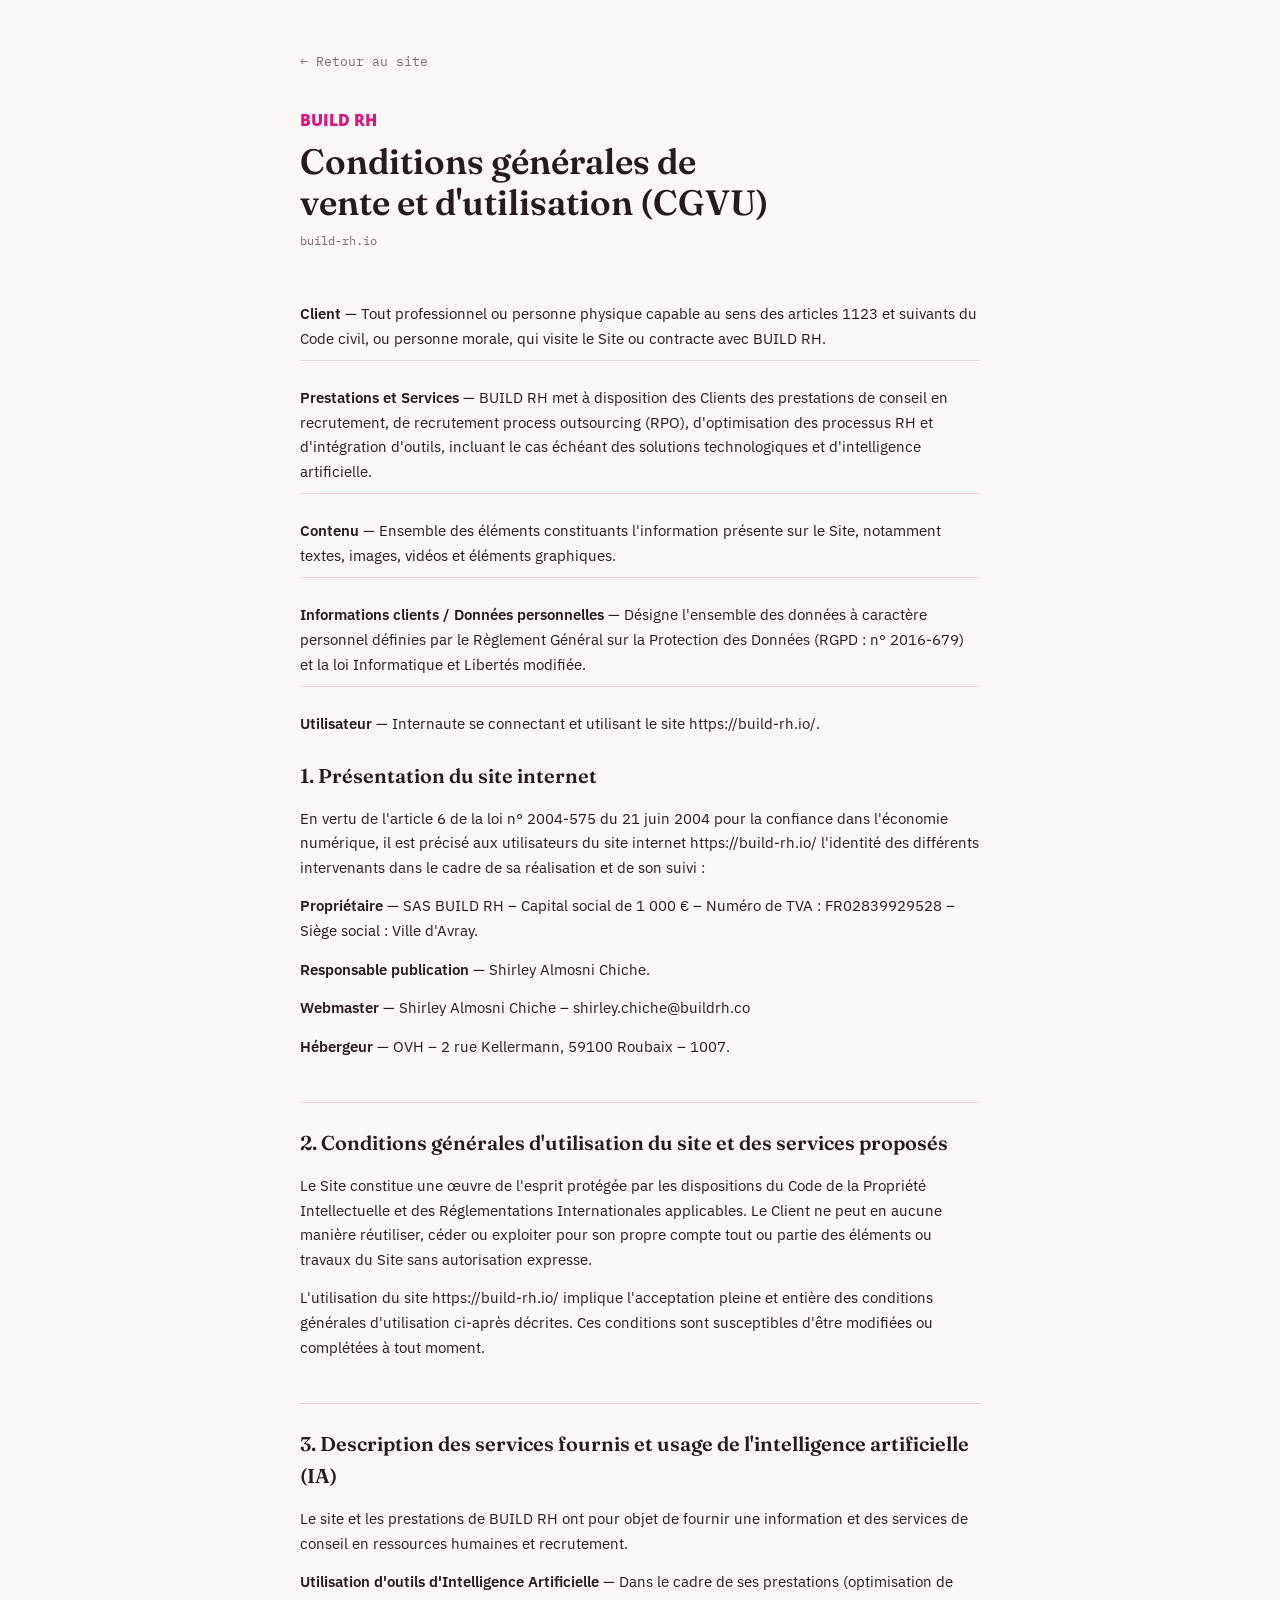
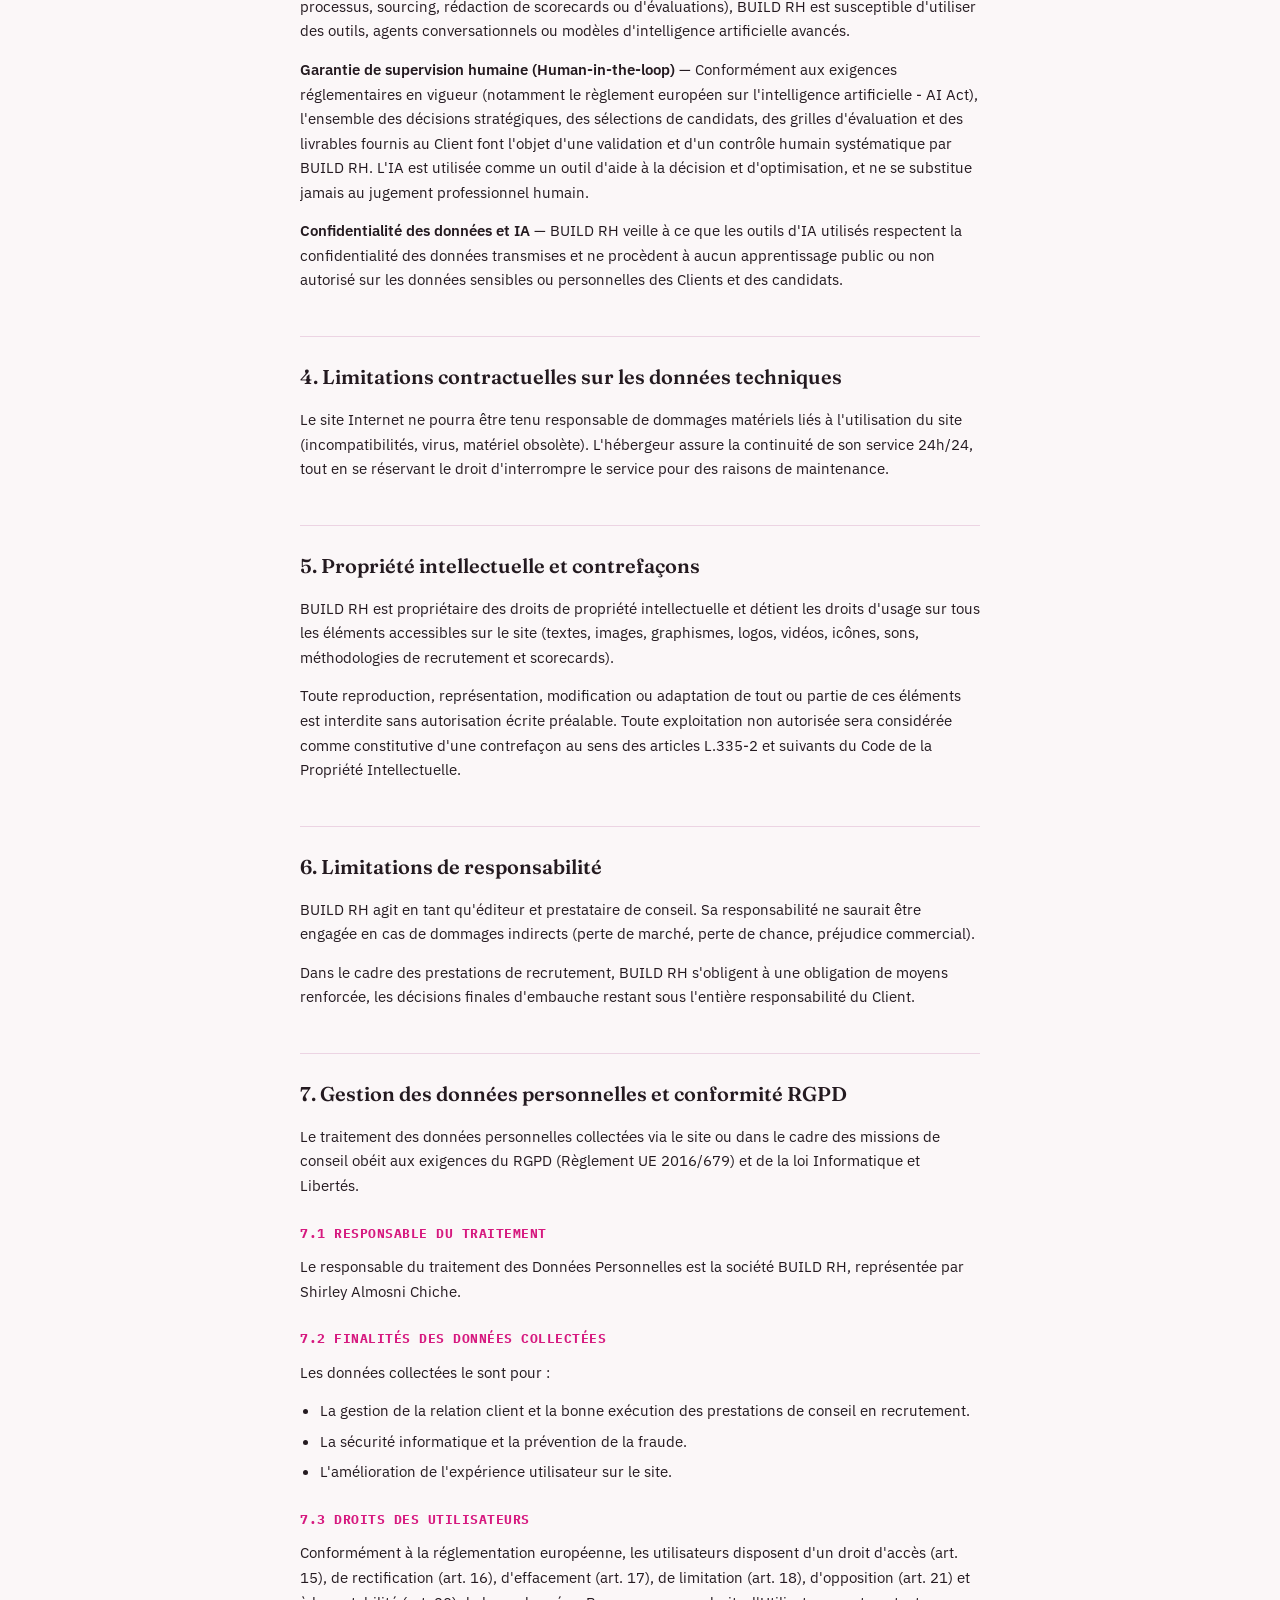
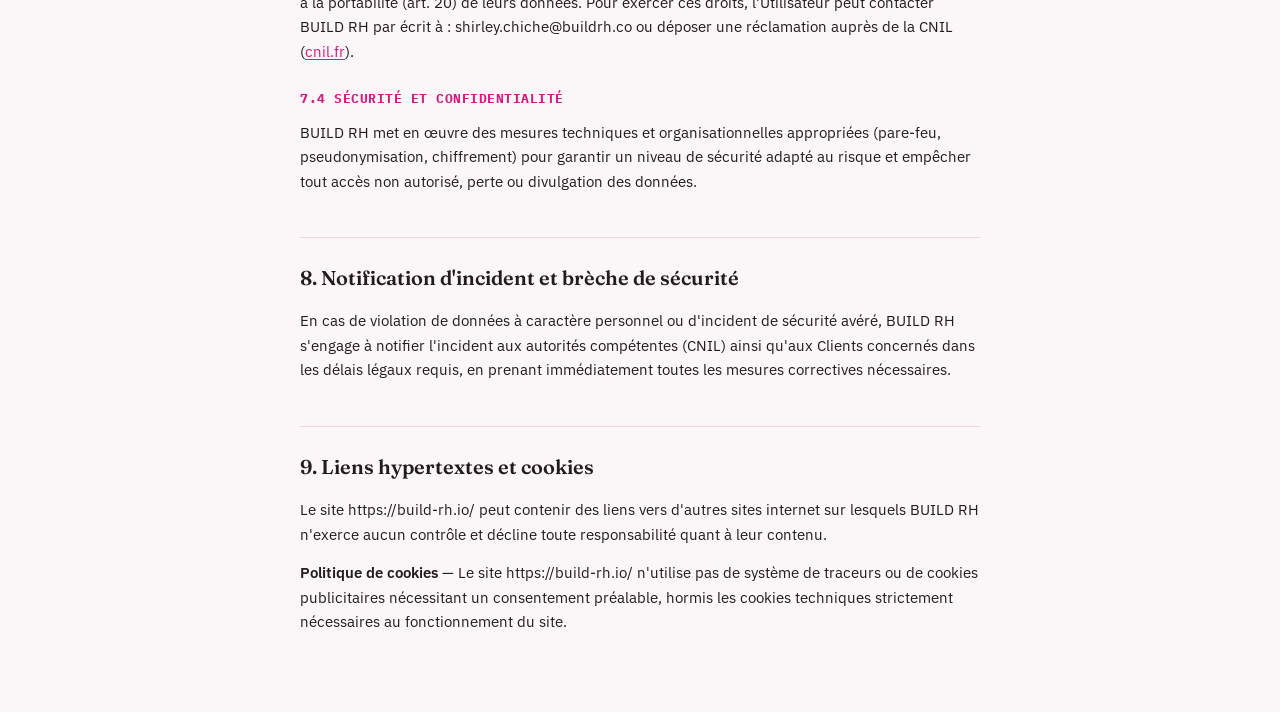
<file: conditions-generales.html>
<!doctype html>
<html lang="fr">
<head>
<meta charset="utf-8">
<meta name="viewport" content="width=device-width, initial-scale=1, viewport-fit=cover">
<title>Conditions générales — BUILD RH</title>
<link rel="preconnect" href="https://fonts.googleapis.com">
<link rel="preconnect" href="https://fonts.gstatic.com" crossorigin>
<link href="https://fonts.googleapis.com/css2?family=Fraunces:opsz,wght@9..144,400;9..144,600;9..144,700&family=IBM+Plex+Sans:wght@400;500;600&family=IBM+Plex+Mono:wght@400;500&family=Open+Sans:wght@800&display=swap" rel="stylesheet">
<style>
  :root {
    --bg: #FBF7F8;
    --surface-alt: #F5E6EF;
    --ink: #241A20;
    --ink-muted: #7D6A75;
    --accent: #D6197F;
    --accent-2: #7A2C8C;
    --line: #ECD4E3;
    --on-accent: #FFF6FA;

    --font-display: 'Fraunces', Georgia, 'Iowan Old Style', serif;
    --font-body: 'IBM Plex Sans', -apple-system, 'Segoe UI', sans-serif;
    --font-mono: 'IBM Plex Mono', 'SFMono-Regular', Consolas, monospace;
    --font-logo: 'Open Sans', -apple-system, 'Segoe UI', sans-serif;
    color-scheme: light;
  }
  @media (prefers-color-scheme: dark) {
    :root:not([data-theme="light"]) {
      --bg: #1E1419; --surface-alt: #2C1C27; --ink: #F4E7EF; --ink-muted: #BB97AC;
      --accent: #F156A8; --accent-2: #C77FE0; --line: #462B3F; --on-accent: #1E1419;
      color-scheme: dark;
    }
  }
  :root[data-theme="dark"] {
    --bg: #1E1419; --surface-alt: #2C1C27; --ink: #F4E7EF; --ink-muted: #BB97AC;
    --accent: #F156A8; --accent-2: #C77FE0; --line: #462B3F; --on-accent: #1E1419;
    color-scheme: dark;
  }

  * { box-sizing: border-box; }
  html, body { margin: 0; padding: 0; }
  body {
    background: var(--bg); color: var(--ink);
    font-family: var(--font-body); font-size: 16px; line-height: 1.6;
    padding-left: max(16px, env(safe-area-inset-left, 0px));
    padding-right: max(16px, env(safe-area-inset-right, 0px));
  }
  body::before {
    content: ""; position: fixed; inset: 0 0 auto; height: env(safe-area-inset-top, 0px);
    z-index: 10; background: var(--bg);
  }
  a { color: inherit; }
  .wrap { max-width: 680px; margin: 0 auto; padding-block: 48px 64px; }

  .back {
    display: inline-flex; align-items: center; gap: 6px;
    font-family: var(--font-mono); font-size: 0.8rem; color: var(--ink-muted);
    text-decoration: none; margin-bottom: 36px;
  }
  .back:hover { color: var(--accent); }

  .brand-tag {
    font-family: var(--font-logo); font-weight: 800; color: var(--accent);
    font-size: 1rem; margin-bottom: 8px;
  }
  h1 {
    font-family: var(--font-display); font-weight: 600; font-size: clamp(1.6rem, 4vw, 2.2rem);
    line-height: 1.15; margin: 0 0 8px; text-wrap: balance;
  }
  .updated { font-family: var(--font-mono); font-size: 0.78rem; color: var(--ink-muted); margin-bottom: 40px; }

  h2 {
    font-family: var(--font-display); font-weight: 600; font-size: 1.25rem;
    margin: 44px 0 14px; padding-top: 24px; border-top: 1px solid var(--line);
  }
  h2:first-of-type { padding-top: 0; border-top: none; margin-top: 0; }
  h3 {
    font-family: var(--font-mono); font-size: 0.8rem; text-transform: uppercase; letter-spacing: 0.04em;
    color: var(--accent); margin: 26px 0 10px;
  }
  p { margin: 0 0 14px; font-size: 0.96rem; color: var(--ink); }
  ul { margin: 0 0 14px; padding-left: 1.3em; font-size: 0.96rem; }
  li { margin-bottom: 6px; }
  strong { font-weight: 600; }
  .definitions p { padding: 10px 0; border-bottom: 1px solid var(--line); }
  .definitions p:last-child { border-bottom: none; }
  a.inline { color: var(--accent); text-decoration: underline; text-underline-offset: 2px; }
</style>
</head>
<body>
<div class="wrap">
  <a class="back" href="index.html">&larr; Retour au site</a>

  <div class="brand-tag">BUILD RH</div>
  <h1>Conditions générales de vente et d'utilisation (CGVU)</h1>
  <div class="updated">build-rh.io</div>

  <div class="definitions">
    <p><strong>Client</strong> — Tout professionnel ou personne physique capable au sens des articles 1123 et suivants du Code civil, ou personne morale, qui visite le Site ou contracte avec BUILD RH.</p>
    <p><strong>Prestations et Services</strong> — BUILD RH met à disposition des Clients des prestations de conseil en recrutement, de recrutement process outsourcing (RPO), d'optimisation des processus RH et d'intégration d'outils, incluant le cas échéant des solutions technologiques et d'intelligence artificielle.</p>
    <p><strong>Contenu</strong> — Ensemble des éléments constituants l'information présente sur le Site, notamment textes, images, vidéos et éléments graphiques.</p>
    <p><strong>Informations clients / Données personnelles</strong> — Désigne l'ensemble des données à caractère personnel définies par le Règlement Général sur la Protection des Données (RGPD : n° 2016-679) et la loi Informatique et Libertés modifiée.</p>
    <p><strong>Utilisateur</strong> — Internaute se connectant et utilisant le site https://build-rh.io/.</p>
  </div>

  <h2>1. Présentation du site internet</h2>
  <p>En vertu de l'article 6 de la loi n° 2004-575 du 21 juin 2004 pour la confiance dans l'économie numérique, il est précisé aux utilisateurs du site internet https://build-rh.io/ l'identité des différents intervenants dans le cadre de sa réalisation et de son suivi :</p>
  <p><strong>Propriétaire</strong> — SAS BUILD RH – Capital social de 1 000 € – Numéro de TVA : FR02839929528 – Siège social : Ville d'Avray.</p>
  <p><strong>Responsable publication</strong> — Shirley Almosni Chiche.</p>
  <p><strong>Webmaster</strong> — Shirley Almosni Chiche – shirley.chiche@buildrh.co</p>
  <p><strong>Hébergeur</strong> — OVH – 2 rue Kellermann, 59100 Roubaix – 1007.</p>

  <h2>2. Conditions générales d'utilisation du site et des services proposés</h2>
  <p>Le Site constitue une œuvre de l'esprit protégée par les dispositions du Code de la Propriété Intellectuelle et des Réglementations Internationales applicables. Le Client ne peut en aucune manière réutiliser, céder ou exploiter pour son propre compte tout ou partie des éléments ou travaux du Site sans autorisation expresse.</p>
  <p>L'utilisation du site https://build-rh.io/ implique l'acceptation pleine et entière des conditions générales d'utilisation ci-après décrites. Ces conditions sont susceptibles d'être modifiées ou complétées à tout moment.</p>

  <h2>3. Description des services fournis et usage de l'intelligence artificielle (IA)</h2>
  <p>Le site et les prestations de BUILD RH ont pour objet de fournir une information et des services de conseil en ressources humaines et recrutement.</p>
  <p><strong>Utilisation d'outils d'Intelligence Artificielle</strong> — Dans le cadre de ses prestations (optimisation de processus, sourcing, rédaction de scorecards ou d'évaluations), BUILD RH est susceptible d'utiliser des outils, agents conversationnels ou modèles d'intelligence artificielle avancés.</p>
  <p><strong>Garantie de supervision humaine (Human-in-the-loop)</strong> — Conformément aux exigences réglementaires en vigueur (notamment le règlement européen sur l'intelligence artificielle - AI Act), l'ensemble des décisions stratégiques, des sélections de candidats, des grilles d'évaluation et des livrables fournis au Client font l'objet d'une validation et d'un contrôle humain systématique par BUILD RH. L'IA est utilisée comme un outil d'aide à la décision et d'optimisation, et ne se substitue jamais au jugement professionnel humain.</p>
  <p><strong>Confidentialité des données et IA</strong> — BUILD RH veille à ce que les outils d'IA utilisés respectent la confidentialité des données transmises et ne procèdent à aucun apprentissage public ou non autorisé sur les données sensibles ou personnelles des Clients et des candidats.</p>

  <h2>4. Limitations contractuelles sur les données techniques</h2>
  <p>Le site Internet ne pourra être tenu responsable de dommages matériels liés à l'utilisation du site (incompatibilités, virus, matériel obsolète). L'hébergeur assure la continuité de son service 24h/24, tout en se réservant le droit d'interrompre le service pour des raisons de maintenance.</p>

  <h2>5. Propriété intellectuelle et contrefaçons</h2>
  <p>BUILD RH est propriétaire des droits de propriété intellectuelle et détient les droits d'usage sur tous les éléments accessibles sur le site (textes, images, graphismes, logos, vidéos, icônes, sons, méthodologies de recrutement et scorecards).</p>
  <p>Toute reproduction, représentation, modification ou adaptation de tout ou partie de ces éléments est interdite sans autorisation écrite préalable. Toute exploitation non autorisée sera considérée comme constitutive d'une contrefaçon au sens des articles L.335-2 et suivants du Code de la Propriété Intellectuelle.</p>

  <h2>6. Limitations de responsabilité</h2>
  <p>BUILD RH agit en tant qu'éditeur et prestataire de conseil. Sa responsabilité ne saurait être engagée en cas de dommages indirects (perte de marché, perte de chance, préjudice commercial).</p>
  <p>Dans le cadre des prestations de recrutement, BUILD RH s'obligent à une obligation de moyens renforcée, les décisions finales d'embauche restant sous l'entière responsabilité du Client.</p>

  <h2>7. Gestion des données personnelles et conformité RGPD</h2>
  <p>Le traitement des données personnelles collectées via le site ou dans le cadre des missions de conseil obéit aux exigences du RGPD (Règlement UE 2016/679) et de la loi Informatique et Libertés.</p>

  <h3>7.1 Responsable du traitement</h3>
  <p>Le responsable du traitement des Données Personnelles est la société BUILD RH, représentée par Shirley Almosni Chiche.</p>

  <h3>7.2 Finalités des données collectées</h3>
  <p>Les données collectées le sont pour :</p>
  <ul>
    <li>La gestion de la relation client et la bonne exécution des prestations de conseil en recrutement.</li>
    <li>La sécurité informatique et la prévention de la fraude.</li>
    <li>L'amélioration de l'expérience utilisateur sur le site.</li>
  </ul>

  <h3>7.3 Droits des utilisateurs</h3>
  <p>Conformément à la réglementation européenne, les utilisateurs disposent d'un droit d'accès (art. 15), de rectification (art. 16), d'effacement (art. 17), de limitation (art. 18), d'opposition (art. 21) et à la portabilité (art. 20) de leurs données. Pour exercer ces droits, l'Utilisateur peut contacter BUILD RH par écrit à : shirley.chiche@buildrh.co ou déposer une réclamation auprès de la CNIL (<a class="inline" href="https://www.cnil.fr" target="_blank" rel="noopener">cnil.fr</a>).</p>

  <h3>7.4 Sécurité et confidentialité</h3>
  <p>BUILD RH met en œuvre des mesures techniques et organisationnelles appropriées (pare-feu, pseudonymisation, chiffrement) pour garantir un niveau de sécurité adapté au risque et empêcher tout accès non autorisé, perte ou divulgation des données.</p>

  <h2>8. Notification d'incident et brèche de sécurité</h2>
  <p>En cas de violation de données à caractère personnel ou d'incident de sécurité avéré, BUILD RH s'engage à notifier l'incident aux autorités compétentes (CNIL) ainsi qu'aux Clients concernés dans les délais légaux requis, en prenant immédiatement toutes les mesures correctives nécessaires.</p>

  <h2>9. Liens hypertextes et cookies</h2>
  <p>Le site https://build-rh.io/ peut contenir des liens vers d'autres sites internet sur lesquels BUILD RH n'exerce aucun contrôle et décline toute responsabilité quant à leur contenu.</p>
  <p><strong>Politique de cookies</strong> — Le site https://build-rh.io/ n'utilise pas de système de traceurs ou de cookies publicitaires nécessitant un consentement préalable, hormis les cookies techniques strictement nécessaires au fonctionnement du site.</p>
</div>
</body>
</html>
</file>
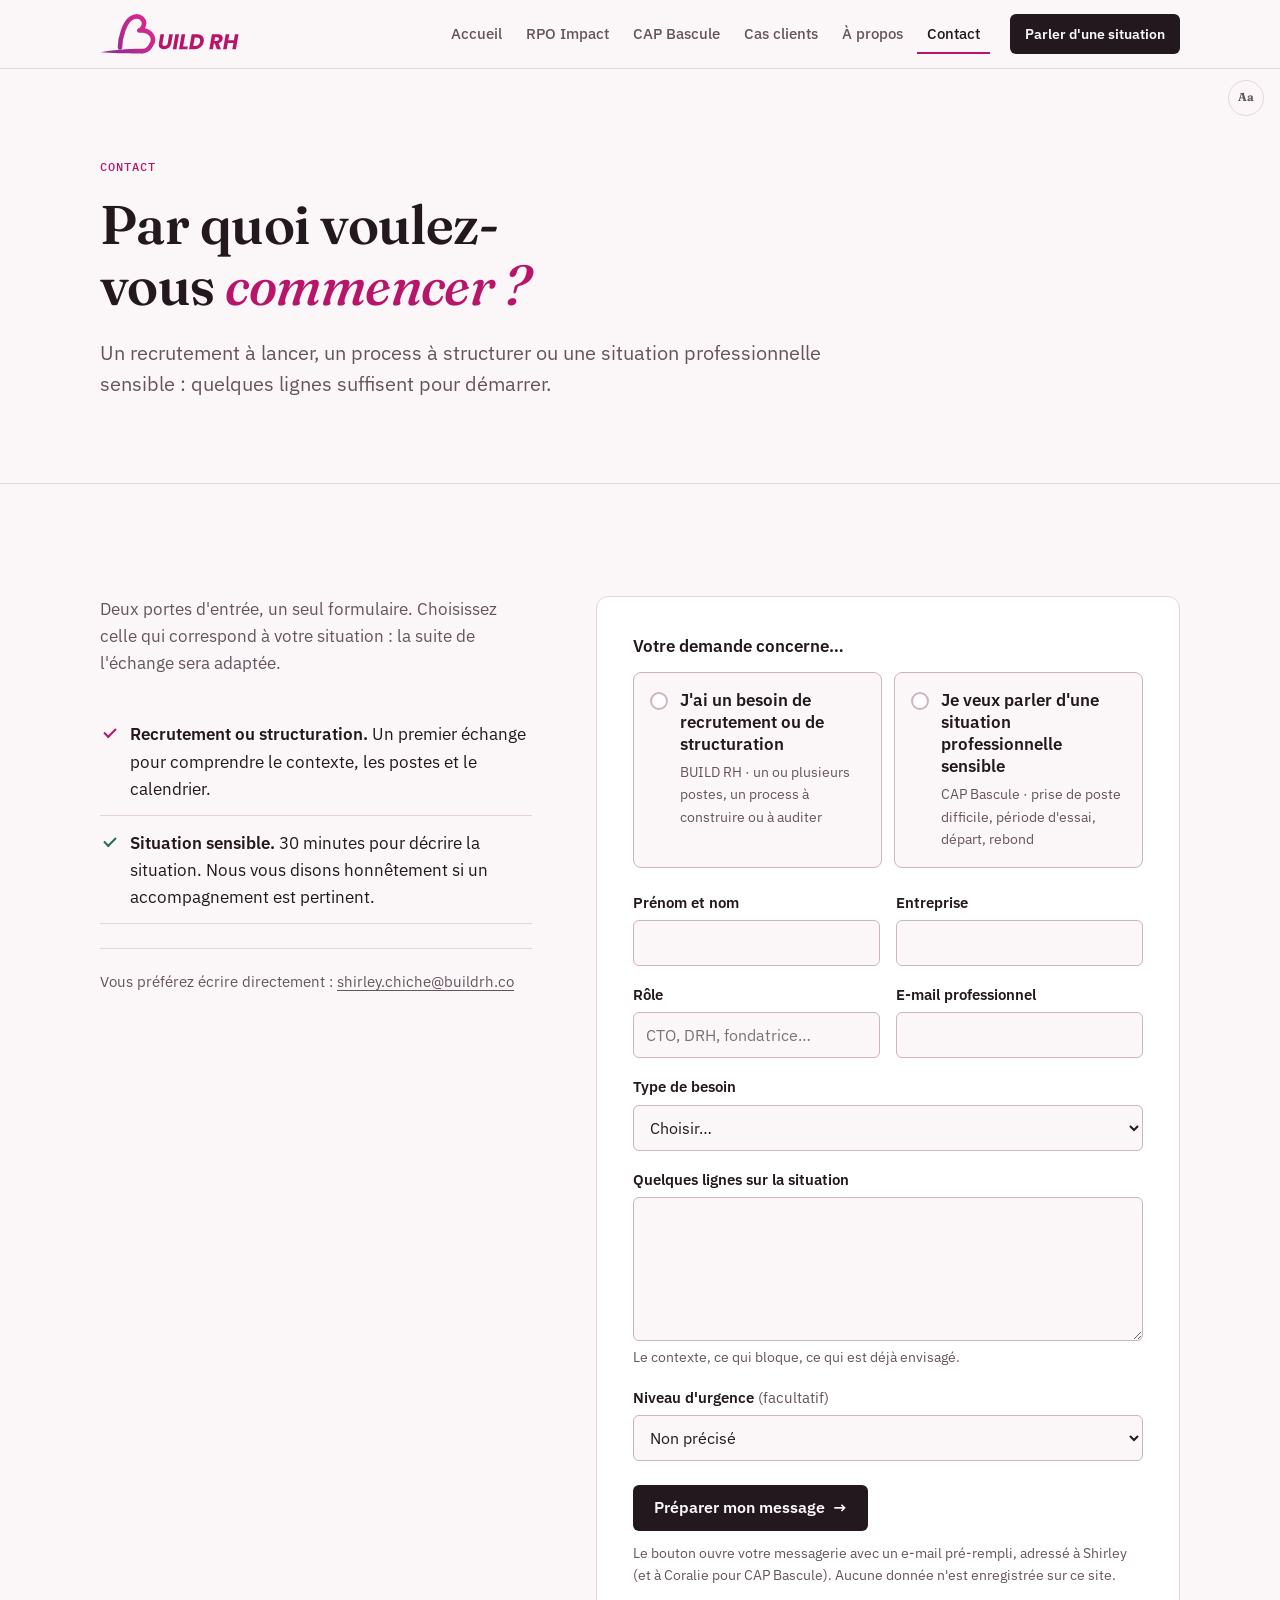
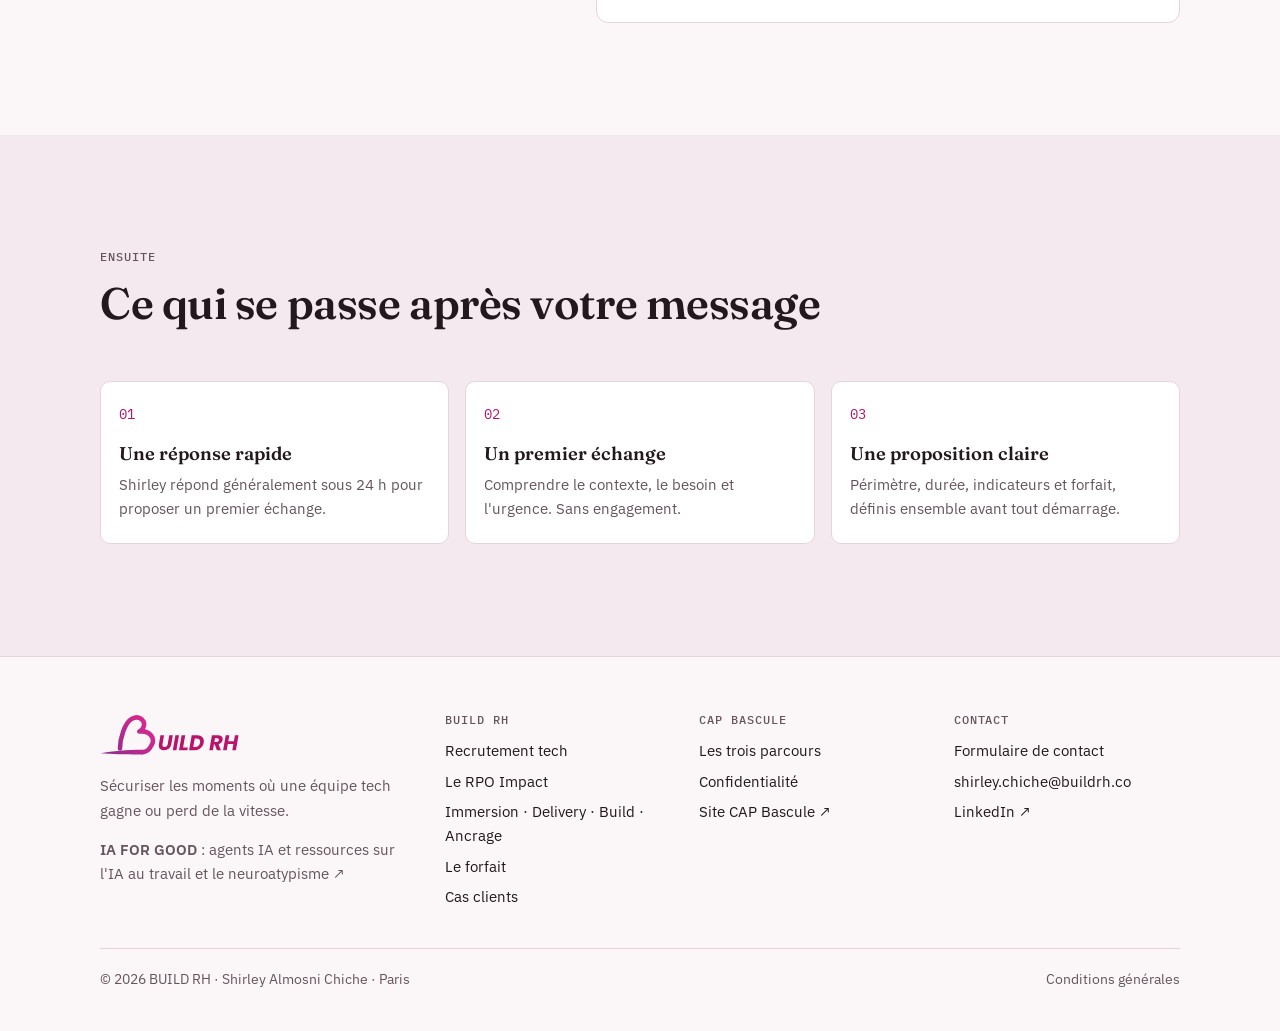
<file: contact.html>
<!doctype html>
<html lang="fr">
<head>
<meta charset="utf-8">
<meta name="viewport" content="width=device-width, initial-scale=1, viewport-fit=cover">
<title>Contact : recrutement ou situation sensible | BUILD RH</title>
<meta name="description" content="Un besoin de recrutement, de structuration ou une situation professionnelle sensible ? Décrivez votre contexte en quelques lignes.">
<link rel="canonical" href="https://build-rh.io/contact.html">
<meta name="theme-color" content="#FBF7F8" media="(prefers-color-scheme: light)">
<meta name="theme-color" content="#191115" media="(prefers-color-scheme: dark)">
<meta property="og:type" content="website">
<meta property="og:locale" content="fr_FR">
<meta property="og:site_name" content="BUILD RH">
<meta property="og:title" content="Contact : recrutement ou situation sensible | BUILD RH">
<meta property="og:description" content="Un besoin de recrutement, de structuration ou une situation professionnelle sensible ? Décrivez votre contexte en quelques lignes.">
<meta property="og:url" content="https://build-rh.io/contact.html">
<meta property="og:image" content="https://build-rh.io/assets/og-image.jpg">
<meta property="og:image:width" content="1200">
<meta property="og:image:height" content="630">
<meta property="og:image:alt" content="BUILD RH : sécuriser les moments où une équipe tech gagne ou perd de la vitesse. RPO Impact et CAP Bascule.">
<meta name="twitter:card" content="summary_large_image">
<meta name="author" content="Shirley Almosni Chiche">
<meta name="google-site-verification" content="nvf2lEdFUN5xLHKZI7ZcgeKEf2Aeo15o3mJqzMciFgk">
<link rel="icon" href="/assets/logo/buildrh-avatar.svg" type="image/svg+xml">
<link rel="icon" href="/assets/logo/favicon-32.png" sizes="32x32" type="image/png">
<link rel="apple-touch-icon" href="/assets/logo/apple-touch-icon.png">
<link rel="preconnect" href="https://fonts.googleapis.com">
<link rel="preconnect" href="https://fonts.gstatic.com" crossorigin>
<link href="https://fonts.googleapis.com/css2?family=Fraunces:ital,opsz,wght@0,9..144,500;0,9..144,600;1,9..144,500&family=IBM+Plex+Mono:wght@400;500&family=IBM+Plex+Sans:wght@400;500;600&family=Open+Sans:wght@800&display=swap" rel="stylesheet">
<link rel="stylesheet" href="/assets/site.css">
<script type="application/ld+json">
{
  "@context": "https://schema.org",
  "@type": "BreadcrumbList",
  "itemListElement": [
    {
      "@type": "ListItem",
      "position": 1,
      "name": "Accueil",
      "item": "https://build-rh.io/"
    },
    {
      "@type": "ListItem",
      "position": 2,
      "name": "Contact",
      "item": "https://build-rh.io/contact.html"
    }
  ]
}
</script>
</head>
<body>
<a class="skip" href="#main">Aller au contenu</a>
<header class="site-header">
  <div class="wrap">
    <a class="brand" href="/" aria-label="BUILD RH, accueil"><img class="logo-img logo-light" src="/assets/logo/buildrh-logo-couleur.svg" alt="BUILD RH" width="113" height="35"><img class="logo-img logo-dark" src="/assets/logo/buildrh-logo-blanc.svg" alt="" aria-hidden="true" width="113" height="35"></a>
    <nav class="main-nav" aria-label="Navigation principale">
      <ul>
        <li><a href="/">Accueil</a></li>
        <li><a href="/build-rh.html">RPO Impact</a></li>
        <li><a href="/cap-bascule.html" class="nav-cap">CAP Bascule</a></li>
        <li><a href="/cas-clients.html">Cas clients</a></li>
        <li><a href="/a-propos.html">À propos</a></li>
        <li><a href="/contact.html" aria-current="page">Contact</a></li>
      </ul>
    </nav>
    <a class="btn btn-ink btn-sm header-cta" href="/contact.html">Parler d'une situation</a>
    <button class="menu-btn" id="menu-btn" type="button" aria-expanded="false" aria-controls="mobile-menu">
      <svg viewBox="0 0 24 24" fill="none" stroke="currentColor" stroke-width="2" stroke-linecap="round" aria-hidden="true"><path d="M4 7h16M4 12h16M4 17h16"/></svg>
      <span class="label">Menu</span>
    </button>
  </div>
</header>
<div class="mobile-menu" id="mobile-menu" hidden>
  <div class="paths">
    <a class="path build" href="/contact.html?besoin=recrutement"><span class="tag tag-build">RPO Impact</span><strong>Recruter sans ralentir</strong></a>
    <a class="path cap" href="/contact.html?besoin=situation"><span class="tag tag-cap">CAP Bascule</span><strong>Gérer une situation sensible</strong></a>
  </div>
  <nav aria-label="Navigation mobile">
    <ul>
      <li><a href="/">Accueil</a></li>
      <li><a href="/build-rh.html">RPO Impact</a></li>
      <li><a href="/cap-bascule.html">CAP Bascule</a></li>
      <li><a href="/cas-clients.html">Cas clients</a></li>
      <li><a href="/a-propos.html">À propos</a></li>
      <li><a href="/contact.html" aria-current="page">Contact</a></li>
    </ul>
  </nav>
</div>
<main id="main">
<section class="page-hero">
  <div class="wrap">
    <span class="eyebrow">Contact</span>
    <h1>Par quoi voulez-vous <em>commencer&nbsp;?</em></h1>
    <p class="lead">Un recrutement à lancer, un process à structurer ou une situation professionnelle sensible&nbsp;: quelques lignes suffisent pour démarrer.</p>
  </div>
</section>
<section class="section">
  <div class="wrap contact-grid">
    <div class="contact-aside">
  <p>Deux portes d'entrée, un seul formulaire. Choisissez celle qui correspond à votre situation&nbsp;: la suite de l'échange sera adaptée.</p>
  <ul class="checklist mt-m">
    <li><strong>Recrutement ou structuration.</strong> Un premier échange pour comprendre le contexte, les postes et le calendrier.</li>
    <li class="cap-item"><strong>Situation sensible.</strong> 30 minutes pour décrire la situation. Nous vous disons honnêtement si un accompagnement est pertinent.</li>
  </ul>
  <p class="direct">Vous préférez écrire directement&nbsp;: <a href="mailto:shirley.chiche@buildrh.co">shirley.chiche@buildrh.co</a></p>
</div>
    <div>
  <form class="form" id="form-contact" data-contact novalidate>
    <div class="form-error-summary" role="alert" hidden></div>
    <fieldset>
      <legend>Votre demande concerne…</legend>
      <div class="choices">
        <label class="choice build">
          <input type="radio" name="parcours" value="recrutement" aria-describedby="form-contact-parcours-err">
          <span class="box"><strong>J'ai un besoin de recrutement ou de structuration</strong><span>BUILD RH · un ou plusieurs postes, un process à construire ou à auditer</span></span>
        </label>
        <label class="choice cap">
          <input type="radio" name="parcours" value="situation" aria-describedby="form-contact-parcours-err">
          <span class="box"><strong>Je veux parler d'une situation professionnelle sensible</strong><span>CAP Bascule · prise de poste difficile, période d'essai, départ, rebond</span></span>
        </label>
      </div>
      <div class="field"><p class="err" id="form-contact-parcours-err"></p></div>
    </fieldset>

    <div class="cap-warning" hidden>
      <svg viewBox="0 0 24 24" fill="none" stroke="currentColor" stroke-width="2" stroke-linecap="round" stroke-linejoin="round" aria-hidden="true"><rect x="4" y="10" width="16" height="11" rx="2"/><path d="M8 10V7a4 4 0 0 1 8 0v3"/></svg>
      <p><strong>Pas de détail médical ni d'information trop sensible ici.</strong> Quelques lignes de contexte suffisent, sans nommer la personne si vous préférez. Le reste se dit pendant l'échange, dans un cadre confidentiel.</p>
    </div>

    <div class="fields">
      <div class="field">
        <label for="form-contact-nom">Prénom et nom</label>
        <input id="form-contact-nom" name="nom" type="text" autocomplete="name" required aria-describedby="form-contact-nom-err">
        <p class="err" id="form-contact-nom-err"></p>
      </div>
      <div class="field">
        <label for="form-contact-entreprise">Entreprise</label>
        <input id="form-contact-entreprise" name="entreprise" type="text" autocomplete="organization" required aria-describedby="form-contact-entreprise-err">
        <p class="err" id="form-contact-entreprise-err"></p>
      </div>
      <div class="field">
        <label for="form-contact-role">Rôle</label>
        <input id="form-contact-role" name="role" type="text" autocomplete="organization-title" placeholder="CTO, DRH, fondatrice…" required aria-describedby="form-contact-role-err">
        <p class="err" id="form-contact-role-err"></p>
      </div>
      <div class="field">
        <label for="form-contact-email">E-mail professionnel</label>
        <input id="form-contact-email" name="email" type="email" autocomplete="email" inputmode="email" required aria-describedby="form-contact-email-err">
        <p class="err" id="form-contact-email-err"></p>
      </div>
      <div class="field full">
        <label for="form-contact-besoin">Type de besoin</label>
        <select id="form-contact-besoin" name="besoin" required aria-describedby="form-contact-besoin-err">
          <option value="">Choisir…</option>
          <optgroup label="Recrutement et structuration · BUILD RH" data-parcours="recrutement">
            <option>Recruter un ou plusieurs profils tech</option>
            <option>Mettre en place un RPO Impact</option>
            <option>Structurer, améliorer ou auditer le process de recrutement</option>
            <option>Je ne sais pas encore</option>
          </optgroup>
          <optgroup label="Situation sensible · CAP Bascule" data-parcours="situation">
            <option>Une personne en poste qui hésite à rester, ajuster ou partir</option>
            <option>Une prise de poste ou une période d'essai incertaine</option>
            <option>Un départ à préparer</option>
            <option>Reconstruire la suite après une rupture</option>
            <option>Je ne sais pas encore</option>
          </optgroup>
        </select>
        <p class="err" id="form-contact-besoin-err"></p>
      </div>
      <div class="field full">
        <label for="form-contact-message">Quelques lignes sur la situation</label>
        <textarea id="form-contact-message" name="message" rows="5" required aria-describedby="form-contact-message-hint form-contact-message-err"></textarea>
        <span class="hint" id="form-contact-message-hint">Le contexte, ce qui bloque, ce qui est déjà envisagé.</span>
        <p class="err" id="form-contact-message-err"></p>
      </div>
      <div class="field full">
        <label for="form-contact-urgence">Niveau d'urgence <span class="opt">(facultatif)</span></label>
        <select id="form-contact-urgence" name="urgence">
          <option value="">Non précisé</option>
          <option>Pas d'urgence particulière</option>
          <option>Dans les prochaines semaines</option>
          <option>Cette semaine</option>
        </select>
      </div>
    </div>

    <div class="form-foot">
      <button class="btn btn-ink" type="submit">Préparer mon message <span class="arrow" aria-hidden="true">→</span></button>
      <small>Le bouton ouvre votre messagerie avec un e-mail pré-rempli, adressé à Shirley (et à Coralie pour CAP Bascule). Aucune donnée n'est enregistrée sur ce site.</small>
    </div>
  </form>

  <div class="form form-done" hidden aria-live="polite">
    <span class="tag tag-neutral">Message prêt</span>
    <h3 class="mt-s">Votre messagerie devrait s'ouvrir.</h3>
    <p>Relisez le message puis envoyez-le. Shirley répond généralement sous 24&nbsp;h.</p>
    <div class="cta-row">
      <a class="btn btn-ink btn-sm" data-mail-link href="mailto:shirley.chiche@buildrh.co">Rouvrir la messagerie</a>
      <button class="btn btn-outline btn-sm" type="button" data-copy>Copier le message</button>
      <button class="btn btn-outline btn-sm" type="button" data-back>Modifier</button>
    </div>
    <p class="mt-s">Rien ne s'ouvre&nbsp;? Écrivez directement à <a href="mailto:shirley.chiche@buildrh.co">shirley.chiche@buildrh.co</a>.</p>
  </div>
</div>
  </div>
</section>
<section class="section alt" aria-labelledby="next-title">
  <div class="wrap">
    <div class="section-head"><span class="kicker">Ensuite</span><h2 id="next-title">Ce qui se passe après votre message</h2></div>
    <ol class="method" style="grid-template-columns:repeat(auto-fit,minmax(220px,1fr))">
      <li><strong>Une réponse rapide</strong><p>Shirley répond généralement sous 24&nbsp;h pour proposer un premier échange.</p></li>
      <li><strong>Un premier échange</strong><p>Comprendre le contexte, le besoin et l'urgence. Sans engagement.</p></li>
      <li><strong>Une proposition claire</strong><p>Périmètre, durée, indicateurs et forfait, définis ensemble avant tout démarrage.</p></li>
    </ol>
  </div>
</section>
</main>
<footer class="site-footer">
  <div class="wrap">
    <div class="footer-grid">
      <div>
        <a class="brand" href="/" aria-label="BUILD RH, accueil"><img class="logo-img logo-light" src="/assets/logo/buildrh-logo-couleur.svg" alt="BUILD RH" width="142" height="44"><img class="logo-img logo-dark" src="/assets/logo/buildrh-logo-blanc.svg" alt="" aria-hidden="true" width="142" height="44"></a>
        <p class="tagline">Sécuriser les moments où une équipe tech gagne ou perd de la vitesse.</p>
        <p class="tagline"><a href="https://aiforgood.page/" rel="noopener"><strong>IA FOR GOOD</strong> : agents IA et ressources sur l'IA au travail et le neuroatypisme <span aria-hidden="true">↗</span></a></p>
      </div>
      <div>
        <h2>BUILD RH</h2>
        <ul>
          <li><a href="/build-rh.html">Recrutement tech</a></li>
          <li><a href="/build-rh.html">Le RPO Impact</a></li>
          <li><a href="/build-rh.html#dimensions">Immersion · Delivery · Build · Ancrage</a></li>
          <li><a href="/build-rh.html#forfait">Le forfait</a></li>
          <li><a href="/cas-clients.html">Cas clients</a></li>
        </ul>
      </div>
      <div>
        <h2>CAP Bascule</h2>
        <ul>
          <li><a href="/cap-bascule.html">Les trois parcours</a></li>
          <li><a href="/cap-bascule.html#confidentialite">Confidentialité</a></li>
          <li><a href="https://almosnishirley.github.io/capbascule/" rel="noopener">Site CAP Bascule <span aria-hidden="true">↗</span></a></li>
        </ul>
      </div>
      <div>
        <h2>Contact</h2>
        <ul>
          <li><a href="/contact.html">Formulaire de contact</a></li>
          <li><a href="mailto:shirley.chiche@buildrh.co">shirley.chiche@buildrh.co</a></li>
          <li><a href="https://www.linkedin.com/in/shirley-almosni-chiche/" rel="noopener">LinkedIn <span aria-hidden="true">↗</span></a></li>
        </ul>
      </div>
    </div>
    <div class="footer-bottom">
      <span>© 2026 BUILD RH · Shirley Almosni Chiche · Paris</span>
      <a href="/conditions-generales.html">Conditions générales</a>
    </div>
  </div>
</footer>

<button class="a11y-btn" id="a11y-toggle" type="button" title="Confort de lecture" aria-expanded="false" aria-controls="a11y-panel">
  <span class="ico" aria-hidden="true">Aa</span><span class="sr-only">Confort de lecture</span>
</button>
<div class="a11y-panel" id="a11y-panel" hidden role="dialog" aria-label="Réglages de confort de lecture">
  <div class="a11y-head"><span>Confort de lecture</span><button type="button" id="a11y-close" aria-label="Fermer">&times;</button></div>
  <div class="a11y-group"><div class="a11y-label" id="a11y-l1">Taille du texte</div>
    <div class="a11y-seg" data-a11y-control="size" role="group" aria-labelledby="a11y-l1"><button type="button" data-value="normal">A</button><button type="button" data-value="large">A+</button><button type="button" data-value="xlarge">A++</button></div></div>
  <div class="a11y-group"><div class="a11y-label" id="a11y-l2">Espacement du texte</div>
    <div class="a11y-seg" data-a11y-control="spacing" role="group" aria-labelledby="a11y-l2"><button type="button" data-value="normal">Normal</button><button type="button" data-value="loose">Confortable</button></div></div>
  <div class="a11y-group"><div class="a11y-label" id="a11y-l3">Fond de lecture</div>
    <div class="a11y-seg" data-a11y-control="contrast" role="group" aria-labelledby="a11y-l3"><button type="button" data-value="normal">Standard</button><button type="button" data-value="soft">Doux</button></div></div>
  <div class="a11y-group"><div class="a11y-label" id="a11y-l4">Animations</div>
    <div class="a11y-seg" data-a11y-control="motion" role="group" aria-labelledby="a11y-l4"><button type="button" data-value="normal">Activées</button><button type="button" data-value="reduced">Réduites</button></div></div>
  <div class="a11y-group"><div class="a11y-label" id="a11y-l5">Police</div>
    <div class="a11y-seg" data-a11y-control="font" role="group" aria-labelledby="a11y-l5"><button type="button" data-value="normal">Standard</button><button type="button" data-value="lisible">Très lisible</button></div></div>
  <div class="a11y-group"><div class="a11y-label" id="a11y-l6">Guide de lecture</div>
    <div class="a11y-seg" data-a11y-control="guide" role="group" aria-labelledby="a11y-l6"><button type="button" data-value="normal">Désactivé</button><button type="button" data-value="on">Activé</button></div></div>
  <div class="a11y-group"><div class="a11y-label" id="a11y-l7">Mode concentration</div>
    <div class="a11y-seg" data-a11y-control="focus" role="group" aria-labelledby="a11y-l7"><button type="button" data-value="normal">Désactivé</button><button type="button" data-value="on">Activé</button></div></div>
  <p class="a11y-help">Police Atkinson Hyperlegible, bande de lecture qui suit le pointeur, lignes plus courtes et sans italique.</p>
  <button type="button" id="a11y-reset" class="a11y-reset">Réinitialiser</button>
</div>

<div class="reading-guide" aria-hidden="true"><div class="rg-top"></div><div class="rg-bottom"></div></div>
<script src="/assets/site.js" defer></script>
</body>
</html>
</file>
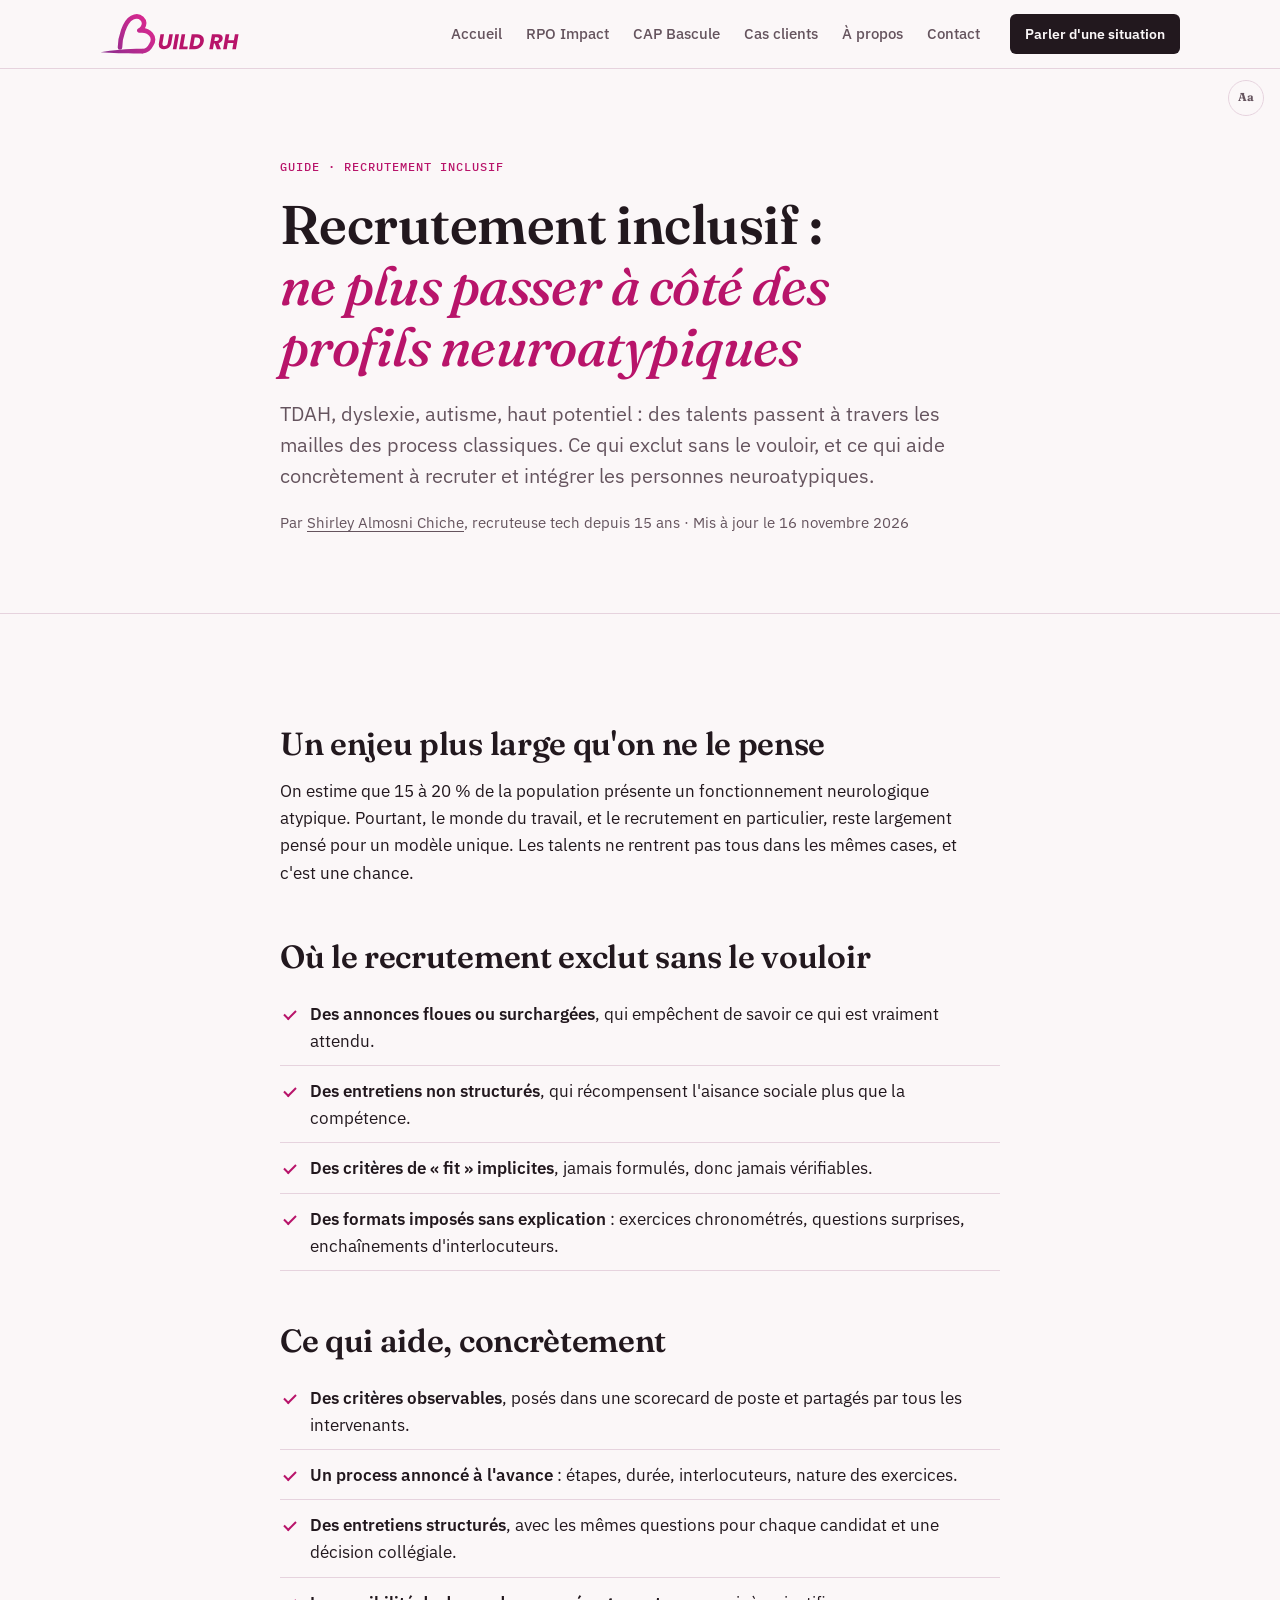
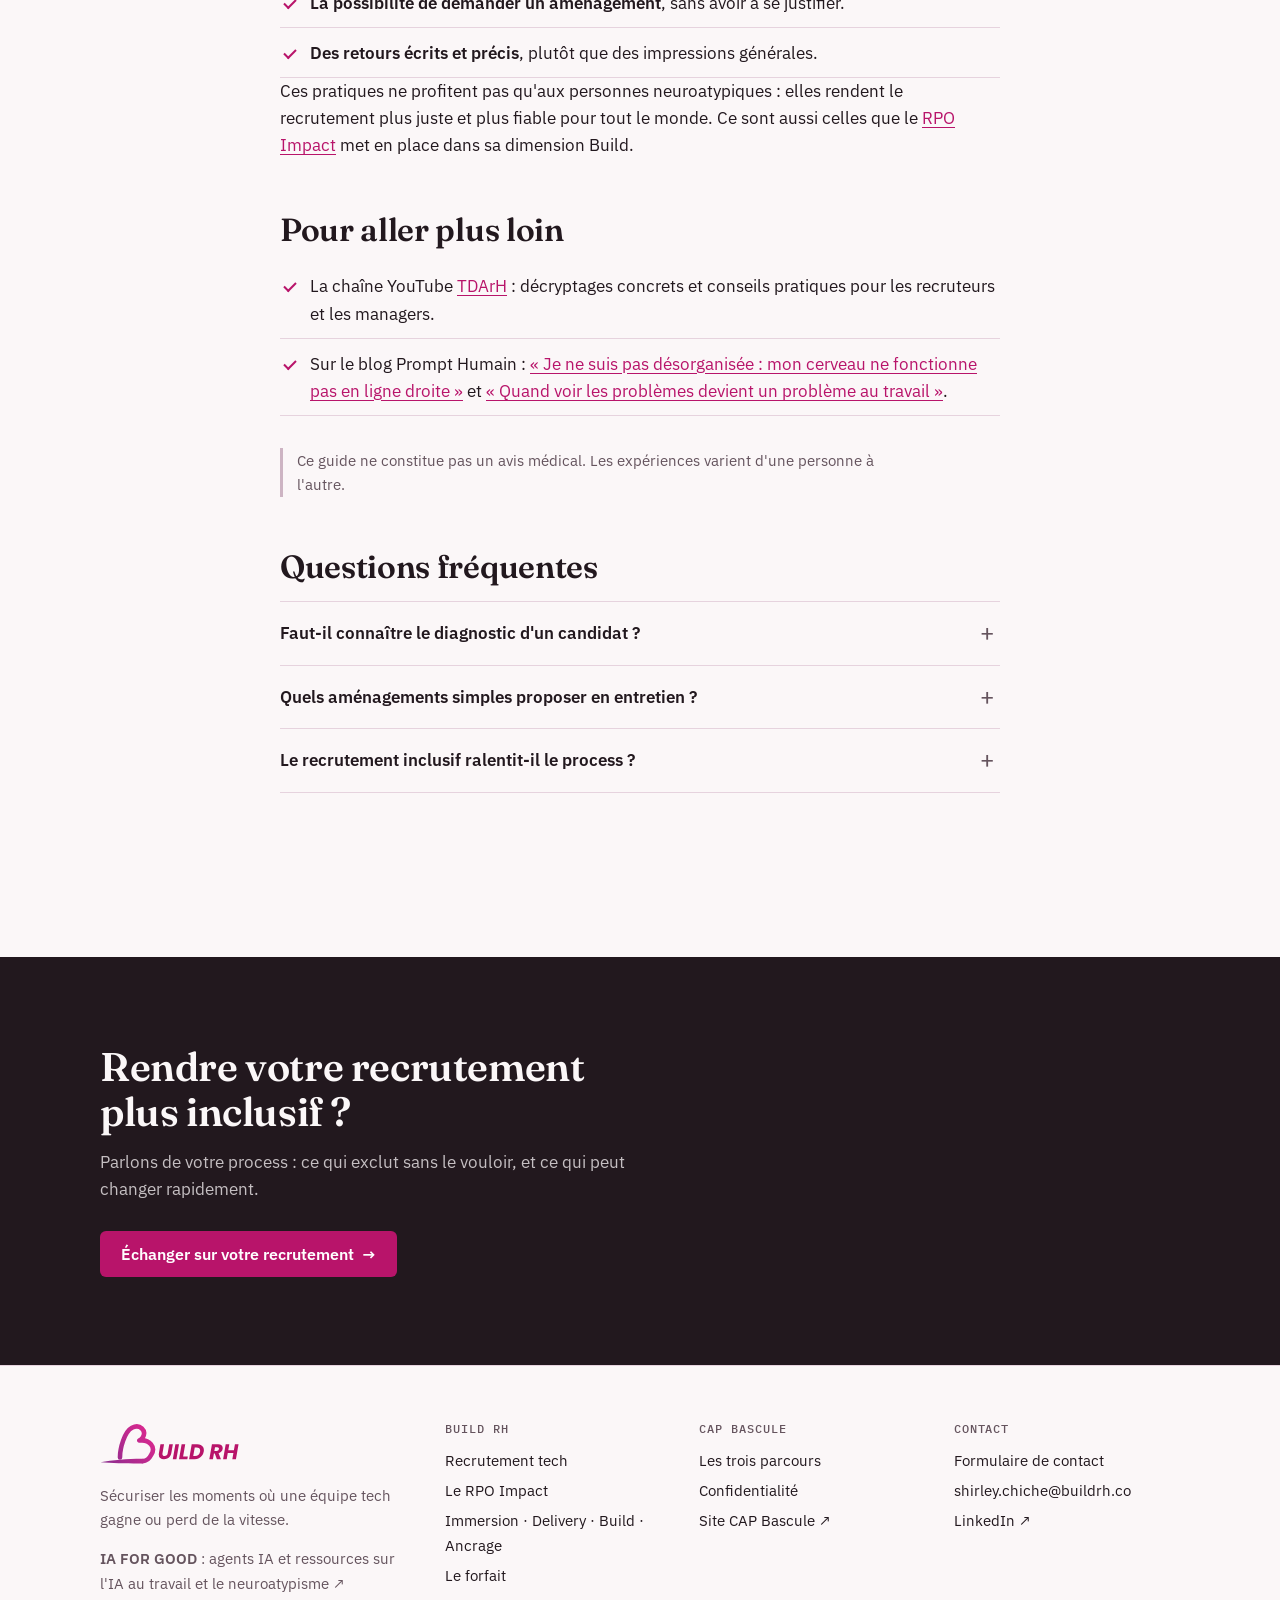
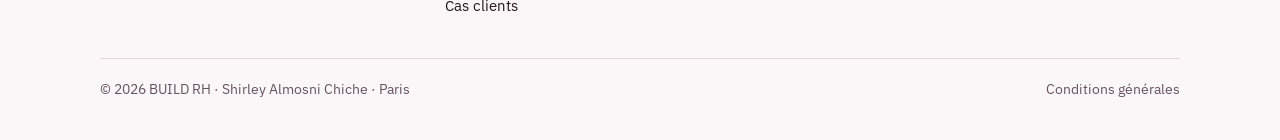
<file: recrutement-inclusif-neurodiversite.html>
<!doctype html>
<html lang="fr">
<head>
<meta charset="utf-8">
<meta name="viewport" content="width=device-width, initial-scale=1, viewport-fit=cover">
<title>Recrutement inclusif et neurodiversité (TDAH) | BUILD RH</title>
<meta name="description" content="TDAH, dyslexie, autisme : ce qui exclut sans le vouloir dans un process de recrutement, et les pratiques concrètes pour recruter des profils neuroatypiques.">
<link rel="canonical" href="https://build-rh.io/recrutement-inclusif-neurodiversite.html">
<meta name="theme-color" content="#FBF7F8" media="(prefers-color-scheme: light)">
<meta name="theme-color" content="#191115" media="(prefers-color-scheme: dark)">
<meta property="og:type" content="website">
<meta property="og:locale" content="fr_FR">
<meta property="og:site_name" content="BUILD RH">
<meta property="og:title" content="Recrutement inclusif et neurodiversité (TDAH) | BUILD RH">
<meta property="og:description" content="TDAH, dyslexie, autisme : ce qui exclut sans le vouloir dans un process de recrutement, et les pratiques concrètes pour recruter des profils neuroatypiques.">
<meta property="og:url" content="https://build-rh.io/recrutement-inclusif-neurodiversite.html">
<meta property="og:image" content="https://build-rh.io/assets/og-image.jpg">
<meta property="og:image:width" content="1200">
<meta property="og:image:height" content="630">
<meta property="og:image:alt" content="BUILD RH : sécuriser les moments où une équipe tech gagne ou perd de la vitesse. RPO Impact et CAP Bascule.">
<meta name="twitter:card" content="summary_large_image">
<meta name="author" content="Shirley Almosni Chiche">
<meta name="google-site-verification" content="nvf2lEdFUN5xLHKZI7ZcgeKEf2Aeo15o3mJqzMciFgk">
<link rel="icon" href="/assets/logo/buildrh-avatar.svg" type="image/svg+xml">
<link rel="icon" href="/assets/logo/favicon-32.png" sizes="32x32" type="image/png">
<link rel="apple-touch-icon" href="/assets/logo/apple-touch-icon.png">
<link rel="preconnect" href="https://fonts.googleapis.com">
<link rel="preconnect" href="https://fonts.gstatic.com" crossorigin>
<link href="https://fonts.googleapis.com/css2?family=Fraunces:ital,opsz,wght@0,9..144,500;0,9..144,600;1,9..144,500&family=IBM+Plex+Mono:wght@400;500&family=IBM+Plex+Sans:wght@400;500;600&family=Open+Sans:wght@800&display=swap" rel="stylesheet">
<link rel="stylesheet" href="/assets/site.css">
<script type="application/ld+json">
{
  "@context": "https://schema.org",
  "@type": "BreadcrumbList",
  "itemListElement": [
    {
      "@type": "ListItem",
      "position": 1,
      "name": "Accueil",
      "item": "https://build-rh.io/"
    },
    {
      "@type": "ListItem",
      "position": 2,
      "name": "Guides",
      "item": "https://build-rh.io/recrutement-inclusif-neurodiversite.html"
    }
  ]
}
</script>
<script type="application/ld+json">
{
  "@context": "https://schema.org",
  "@type": "Article",
  "headline": "Recrutement inclusif : ne plus passer à côté des profils neuroatypiques",
  "inLanguage": "fr",
  "dateModified": "2026-11-16",
  "author": {
    "@type": "Person",
    "name": "Shirley Almosni Chiche",
    "url": "https://build-rh.io/a-propos.html"
  },
  "publisher": {
    "@id": "https://build-rh.io/#org"
  },
  "mainEntityOfPage": "https://build-rh.io/recrutement-inclusif-neurodiversite.html"
}
</script>
<script type="application/ld+json">
{
  "@context": "https://schema.org",
  "@type": "FAQPage",
  "mainEntity": [
    {
      "@type": "Question",
      "name": "Faut-il connaître le diagnostic d'un candidat ?",
      "acceptedAnswer": {
        "@type": "Answer",
        "text": "Non. Le candidat n'a aucune obligation de le partager. L'objectif est un process clair et équitable pour tous, avec la possibilité de demander un aménagement sans se justifier."
      }
    },
    {
      "@type": "Question",
      "name": "Quels aménagements simples proposer en entretien ?",
      "acceptedAnswer": {
        "@type": "Answer",
        "text": "Communiquer les étapes et les questions types à l'avance, proposer un format écrit pour certains exercices, laisser du temps de réflexion, limiter les enchaînements d'interlocuteurs."
      }
    },
    {
      "@type": "Question",
      "name": "Le recrutement inclusif ralentit-il le process ?",
      "acceptedAnswer": {
        "@type": "Answer",
        "text": "Pas nécessairement. Des critères clairs et des entretiens structurés réduisent au contraire les hésitations et les allers-retours au moment de décider."
      }
    }
  ]
}
</script>
</head>
<body>
<a class="skip" href="#main">Aller au contenu</a>
<header class="site-header">
  <div class="wrap">
    <a class="brand" href="/" aria-label="BUILD RH, accueil"><img class="logo-img logo-light" src="/assets/logo/buildrh-logo-couleur.svg" alt="BUILD RH" width="113" height="35"><img class="logo-img logo-dark" src="/assets/logo/buildrh-logo-blanc.svg" alt="" aria-hidden="true" width="113" height="35"></a>
    <nav class="main-nav" aria-label="Navigation principale">
      <ul>
        <li><a href="/">Accueil</a></li>
        <li><a href="/build-rh.html">RPO Impact</a></li>
        <li><a href="/cap-bascule.html" class="nav-cap">CAP Bascule</a></li>
        <li><a href="/cas-clients.html">Cas clients</a></li>
        <li><a href="/a-propos.html">À propos</a></li>
        <li><a href="/contact.html">Contact</a></li>
      </ul>
    </nav>
    <a class="btn btn-ink btn-sm header-cta" href="/contact.html">Parler d'une situation</a>
    <button class="menu-btn" id="menu-btn" type="button" aria-expanded="false" aria-controls="mobile-menu">
      <svg viewBox="0 0 24 24" fill="none" stroke="currentColor" stroke-width="2" stroke-linecap="round" aria-hidden="true"><path d="M4 7h16M4 12h16M4 17h16"/></svg>
      <span class="label">Menu</span>
    </button>
  </div>
</header>
<div class="mobile-menu" id="mobile-menu" hidden>
  <div class="paths">
    <a class="path build" href="/contact.html?besoin=recrutement"><span class="tag tag-build">RPO Impact</span><strong>Recruter sans ralentir</strong></a>
    <a class="path cap" href="/contact.html?besoin=situation"><span class="tag tag-cap">CAP Bascule</span><strong>Gérer une situation sensible</strong></a>
  </div>
  <nav aria-label="Navigation mobile">
    <ul>
      <li><a href="/">Accueil</a></li>
      <li><a href="/build-rh.html">RPO Impact</a></li>
      <li><a href="/cap-bascule.html">CAP Bascule</a></li>
      <li><a href="/cas-clients.html">Cas clients</a></li>
      <li><a href="/a-propos.html">À propos</a></li>
      <li><a href="/contact.html">Contact</a></li>
    </ul>
  </nav>
</div>
<main id="main">
<section class="page-hero">
  <div class="wrap narrow">
    <span class="eyebrow">Guide · Recrutement inclusif</span>
    <h1>Recrutement inclusif : <em>ne plus passer à côté des profils neuroatypiques</em></h1>
    <p class="lead">TDAH, dyslexie, autisme, haut potentiel : des talents passent à travers les mailles des process classiques. Ce qui exclut sans le vouloir, et ce qui aide concrètement à recruter et intégrer les personnes neuroatypiques.</p>
    <p class="guide-meta">Par <a href="/a-propos.html">Shirley Almosni Chiche</a>, recruteuse tech depuis 15 ans · Mis à jour le 16 novembre 2026</p>
  </div>
</section>
<section class="section">
  <div class="wrap narrow guide">
<section class="guide-sec">
  <h2>Un enjeu plus large qu'on ne le pense</h2>
  <p>On estime que 15 à 20&nbsp;% de la population présente un fonctionnement neurologique atypique. Pourtant, le monde du travail, et le recrutement en particulier, reste largement pensé pour un modèle unique. Les talents ne rentrent pas tous dans les mêmes cases, et c'est une chance.</p>
</section>
<section class="guide-sec">
  <h2>Où le recrutement exclut sans le vouloir</h2>
  <ul class="checklist">
    <li><strong>Des annonces floues ou surchargées</strong>, qui empêchent de savoir ce qui est vraiment attendu.</li>
    <li><strong>Des entretiens non structurés</strong>, qui récompensent l'aisance sociale plus que la compétence.</li>
    <li><strong>Des critères de «&nbsp;fit&nbsp;» implicites</strong>, jamais formulés, donc jamais vérifiables.</li>
    <li><strong>Des formats imposés sans explication</strong>&nbsp;: exercices chronométrés, questions surprises, enchaînements d'interlocuteurs.</li>
  </ul>
</section>
<section class="guide-sec">
  <h2>Ce qui aide, concrètement</h2>
  <ul class="checklist">
    <li><strong>Des critères observables</strong>, posés dans une scorecard de poste et partagés par tous les intervenants.</li>
    <li><strong>Un process annoncé à l'avance</strong>&nbsp;: étapes, durée, interlocuteurs, nature des exercices.</li>
    <li><strong>Des entretiens structurés</strong>, avec les mêmes questions pour chaque candidat et une décision collégiale.</li>
    <li><strong>La possibilité de demander un aménagement</strong>, sans avoir à se justifier.</li>
    <li><strong>Des retours écrits et précis</strong>, plutôt que des impressions générales.</li>
  </ul>
  <p>Ces pratiques ne profitent pas qu'aux personnes neuroatypiques&nbsp;: elles rendent le recrutement plus juste et plus fiable pour tout le monde. Ce sont aussi celles que le <a href="/build-rh.html">RPO Impact</a> met en place dans sa dimension Build.</p>
</section>
<section class="guide-sec">
  <h2>Pour aller plus loin</h2>
  <ul class="checklist">
    <li>La chaîne YouTube <a href="https://www.youtube.com/@TDArHH" rel="noopener">TDArH</a>&nbsp;: décryptages concrets et conseils pratiques pour les recruteurs et les managers.</li>
    <li>Sur le blog Prompt Humain&nbsp;: <a href="https://prompt-humain.ghost.io/je-ne-suis-pas-desorganisee-mon-cerveau-ne-fonctionne-pas-en-ligne-droite/" rel="noopener">«&nbsp;Je ne suis pas désorganisée&nbsp;: mon cerveau ne fonctionne pas en ligne droite&nbsp;»</a> et <a href="https://prompt-humain.ghost.io/quand-voir-les-problemes-devient-un-probleme-au-travail/" rel="noopener">«&nbsp;Quand voir les problèmes devient un problème au travail&nbsp;»</a>.</li>
  </ul>
  <p class="note">Ce guide ne constitue pas un avis médical. Les expériences varient d'une personne à l'autre.</p>
</section>
<section class="guide-sec">
  <h2>Questions fréquentes</h2>
  <div class="faq">
      <details><summary>Faut-il connaître le diagnostic d'un candidat ?</summary><p>Non. Le candidat n'a aucune obligation de le partager. L'objectif est un process clair et équitable pour tous, avec la possibilité de demander un aménagement sans se justifier.</p></details>
      <details><summary>Quels aménagements simples proposer en entretien ?</summary><p>Communiquer les étapes et les questions types à l'avance, proposer un format écrit pour certains exercices, laisser du temps de réflexion, limiter les enchaînements d'interlocuteurs.</p></details>
      <details><summary>Le recrutement inclusif ralentit-il le process ?</summary><p>Pas nécessairement. Des critères clairs et des entretiens structurés réduisent au contraire les hésitations et les allers-retours au moment de décider.</p></details>
    </div>
</section>
  </div>
</section>
<section class="cta-band">
  <div class="wrap">
    <h2>Rendre votre recrutement plus inclusif ?</h2>
    <p>Parlons de votre process : ce qui exclut sans le vouloir, et ce qui peut changer rapidement.</p>
    <div class="cta-row"><a class="btn btn-build" href="/contact.html?besoin=recrutement">Échanger sur votre recrutement <span class="arrow" aria-hidden="true">→</span></a></div>
  </div>
</section>
</main>
<footer class="site-footer">
  <div class="wrap">
    <div class="footer-grid">
      <div>
        <a class="brand" href="/" aria-label="BUILD RH, accueil"><img class="logo-img logo-light" src="/assets/logo/buildrh-logo-couleur.svg" alt="BUILD RH" width="142" height="44"><img class="logo-img logo-dark" src="/assets/logo/buildrh-logo-blanc.svg" alt="" aria-hidden="true" width="142" height="44"></a>
        <p class="tagline">Sécuriser les moments où une équipe tech gagne ou perd de la vitesse.</p>
        <p class="tagline"><a href="https://aiforgood.page/" rel="noopener"><strong>IA FOR GOOD</strong> : agents IA et ressources sur l'IA au travail et le neuroatypisme <span aria-hidden="true">↗</span></a></p>
      </div>
      <div>
        <h2>BUILD RH</h2>
        <ul>
          <li><a href="/build-rh.html">Recrutement tech</a></li>
          <li><a href="/build-rh.html">Le RPO Impact</a></li>
          <li><a href="/build-rh.html#dimensions">Immersion · Delivery · Build · Ancrage</a></li>
          <li><a href="/build-rh.html#forfait">Le forfait</a></li>
          <li><a href="/cas-clients.html">Cas clients</a></li>
        </ul>
      </div>
      <div>
        <h2>CAP Bascule</h2>
        <ul>
          <li><a href="/cap-bascule.html">Les trois parcours</a></li>
          <li><a href="/cap-bascule.html#confidentialite">Confidentialité</a></li>
          <li><a href="https://almosnishirley.github.io/capbascule/" rel="noopener">Site CAP Bascule <span aria-hidden="true">↗</span></a></li>
        </ul>
      </div>
      <div>
        <h2>Contact</h2>
        <ul>
          <li><a href="/contact.html">Formulaire de contact</a></li>
          <li><a href="mailto:shirley.chiche@buildrh.co">shirley.chiche@buildrh.co</a></li>
          <li><a href="https://www.linkedin.com/in/shirley-almosni-chiche/" rel="noopener">LinkedIn <span aria-hidden="true">↗</span></a></li>
        </ul>
      </div>
    </div>
    <div class="footer-bottom">
      <span>© 2026 BUILD RH · Shirley Almosni Chiche · Paris</span>
      <a href="/conditions-generales.html">Conditions générales</a>
    </div>
  </div>
</footer>

<button class="a11y-btn" id="a11y-toggle" type="button" title="Confort de lecture" aria-expanded="false" aria-controls="a11y-panel">
  <span class="ico" aria-hidden="true">Aa</span><span class="sr-only">Confort de lecture</span>
</button>
<div class="a11y-panel" id="a11y-panel" hidden role="dialog" aria-label="Réglages de confort de lecture">
  <div class="a11y-head"><span>Confort de lecture</span><button type="button" id="a11y-close" aria-label="Fermer">&times;</button></div>
  <div class="a11y-group"><div class="a11y-label" id="a11y-l1">Taille du texte</div>
    <div class="a11y-seg" data-a11y-control="size" role="group" aria-labelledby="a11y-l1"><button type="button" data-value="normal">A</button><button type="button" data-value="large">A+</button><button type="button" data-value="xlarge">A++</button></div></div>
  <div class="a11y-group"><div class="a11y-label" id="a11y-l2">Espacement du texte</div>
    <div class="a11y-seg" data-a11y-control="spacing" role="group" aria-labelledby="a11y-l2"><button type="button" data-value="normal">Normal</button><button type="button" data-value="loose">Confortable</button></div></div>
  <div class="a11y-group"><div class="a11y-label" id="a11y-l3">Fond de lecture</div>
    <div class="a11y-seg" data-a11y-control="contrast" role="group" aria-labelledby="a11y-l3"><button type="button" data-value="normal">Standard</button><button type="button" data-value="soft">Doux</button></div></div>
  <div class="a11y-group"><div class="a11y-label" id="a11y-l4">Animations</div>
    <div class="a11y-seg" data-a11y-control="motion" role="group" aria-labelledby="a11y-l4"><button type="button" data-value="normal">Activées</button><button type="button" data-value="reduced">Réduites</button></div></div>
  <div class="a11y-group"><div class="a11y-label" id="a11y-l5">Police</div>
    <div class="a11y-seg" data-a11y-control="font" role="group" aria-labelledby="a11y-l5"><button type="button" data-value="normal">Standard</button><button type="button" data-value="lisible">Très lisible</button></div></div>
  <div class="a11y-group"><div class="a11y-label" id="a11y-l6">Guide de lecture</div>
    <div class="a11y-seg" data-a11y-control="guide" role="group" aria-labelledby="a11y-l6"><button type="button" data-value="normal">Désactivé</button><button type="button" data-value="on">Activé</button></div></div>
  <div class="a11y-group"><div class="a11y-label" id="a11y-l7">Mode concentration</div>
    <div class="a11y-seg" data-a11y-control="focus" role="group" aria-labelledby="a11y-l7"><button type="button" data-value="normal">Désactivé</button><button type="button" data-value="on">Activé</button></div></div>
  <p class="a11y-help">Police Atkinson Hyperlegible, bande de lecture qui suit le pointeur, lignes plus courtes et sans italique.</p>
  <button type="button" id="a11y-reset" class="a11y-reset">Réinitialiser</button>
</div>

<div class="reading-guide" aria-hidden="true"><div class="rg-top"></div><div class="rg-bottom"></div></div>
<script src="/assets/site.js" defer></script>
</body>
</html>
</file>
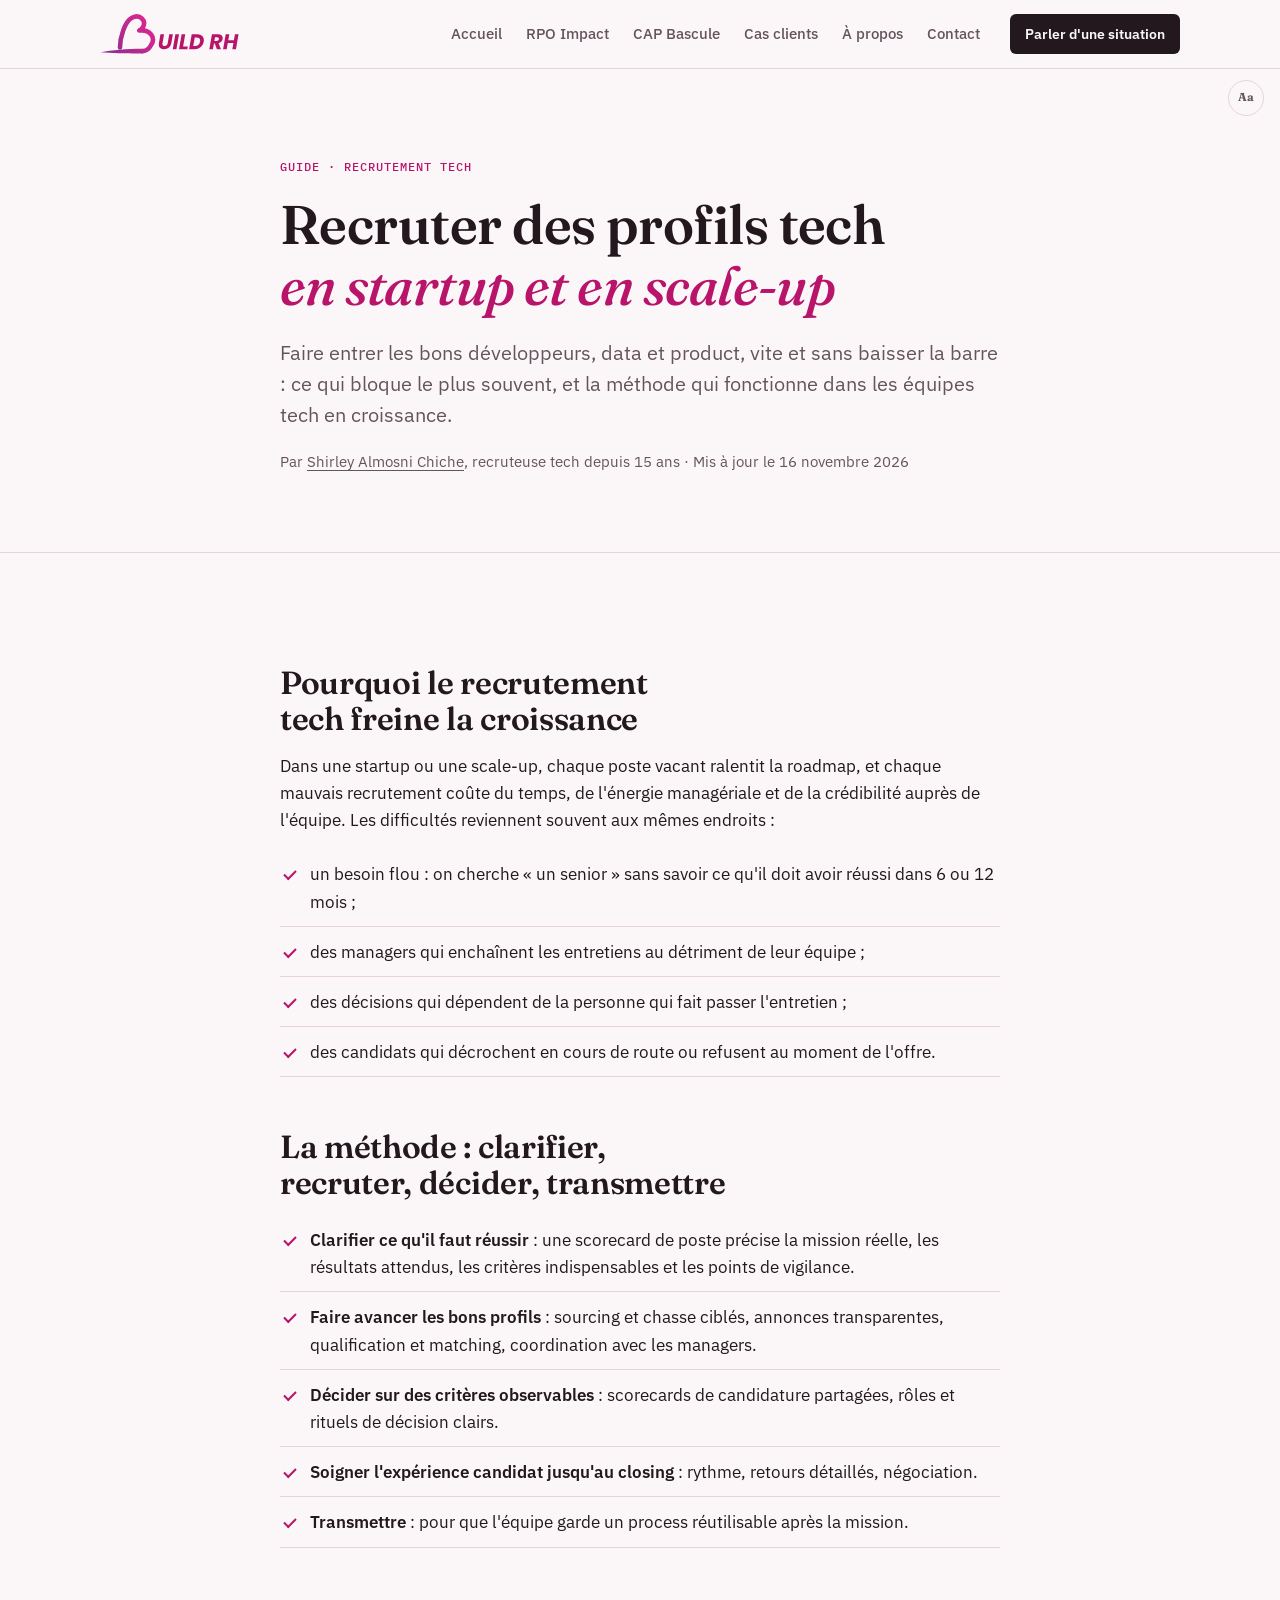
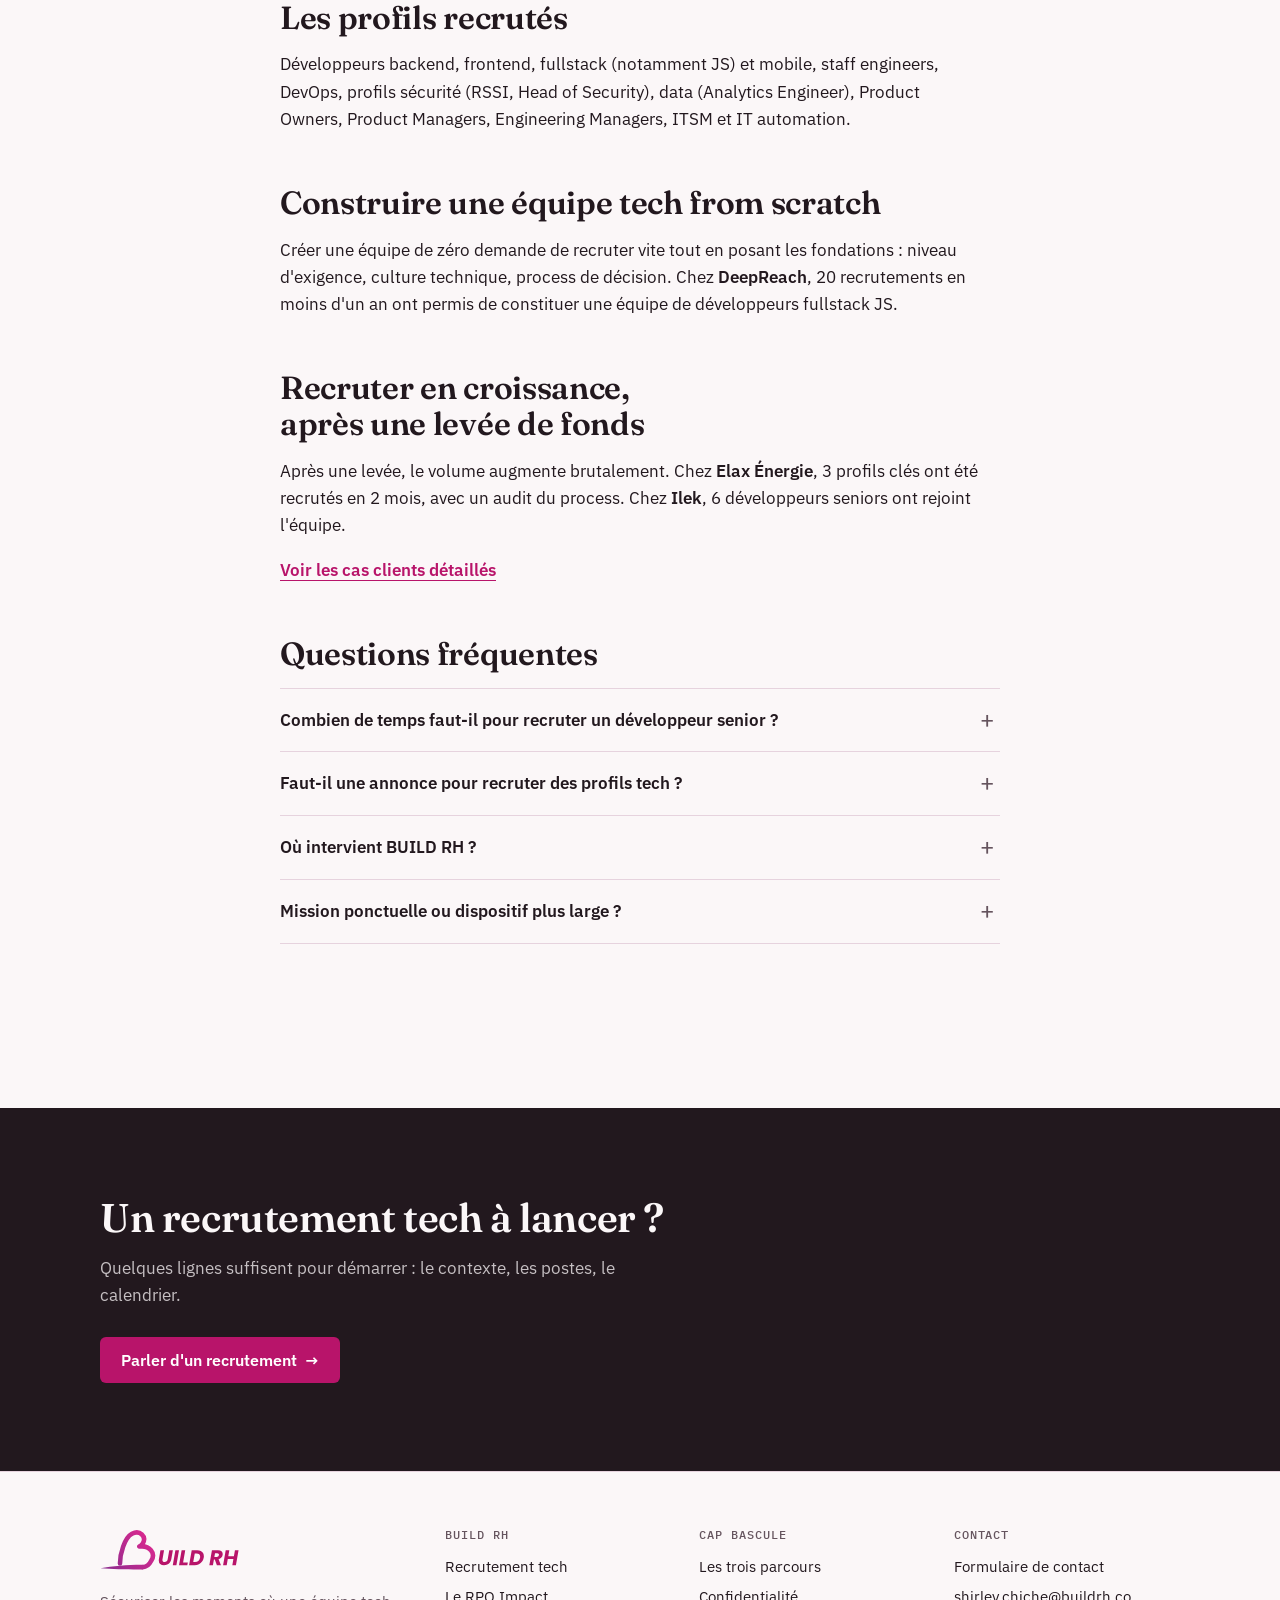
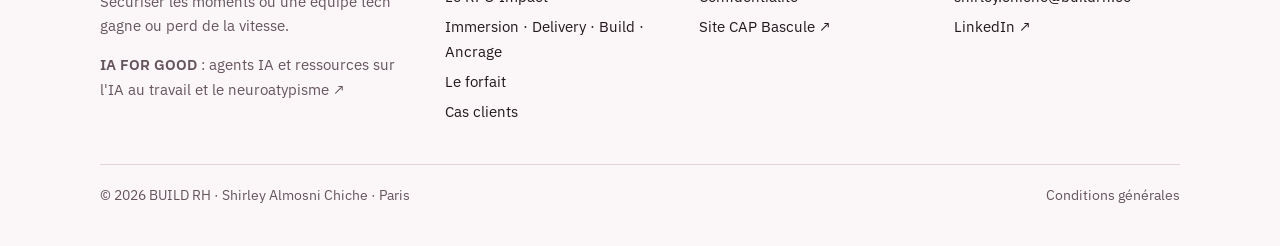
<file: recrutement-tech-startup.html>
<!doctype html>
<html lang="fr">
<head>
<meta charset="utf-8">
<meta name="viewport" content="width=device-width, initial-scale=1, viewport-fit=cover">
<title>Recrutement tech en startup et scale-up à Paris | BUILD RH</title>
<meta name="description" content="Recruter des développeurs, profils data et product en startup ou scale-up : ce qui bloque, la méthode qui fonctionne, et des exemples concrets.">
<link rel="canonical" href="https://build-rh.io/recrutement-tech-startup.html">
<meta name="theme-color" content="#FBF7F8" media="(prefers-color-scheme: light)">
<meta name="theme-color" content="#191115" media="(prefers-color-scheme: dark)">
<meta property="og:type" content="website">
<meta property="og:locale" content="fr_FR">
<meta property="og:site_name" content="BUILD RH">
<meta property="og:title" content="Recrutement tech en startup et scale-up à Paris | BUILD RH">
<meta property="og:description" content="Recruter des développeurs, profils data et product en startup ou scale-up : ce qui bloque, la méthode qui fonctionne, et des exemples concrets.">
<meta property="og:url" content="https://build-rh.io/recrutement-tech-startup.html">
<meta property="og:image" content="https://build-rh.io/assets/og-image.jpg">
<meta property="og:image:width" content="1200">
<meta property="og:image:height" content="630">
<meta property="og:image:alt" content="BUILD RH : sécuriser les moments où une équipe tech gagne ou perd de la vitesse. RPO Impact et CAP Bascule.">
<meta name="twitter:card" content="summary_large_image">
<meta name="author" content="Shirley Almosni Chiche">
<meta name="google-site-verification" content="nvf2lEdFUN5xLHKZI7ZcgeKEf2Aeo15o3mJqzMciFgk">
<link rel="icon" href="/assets/logo/buildrh-avatar.svg" type="image/svg+xml">
<link rel="icon" href="/assets/logo/favicon-32.png" sizes="32x32" type="image/png">
<link rel="apple-touch-icon" href="/assets/logo/apple-touch-icon.png">
<link rel="preconnect" href="https://fonts.googleapis.com">
<link rel="preconnect" href="https://fonts.gstatic.com" crossorigin>
<link href="https://fonts.googleapis.com/css2?family=Fraunces:ital,opsz,wght@0,9..144,500;0,9..144,600;1,9..144,500&family=IBM+Plex+Mono:wght@400;500&family=IBM+Plex+Sans:wght@400;500;600&family=Open+Sans:wght@800&display=swap" rel="stylesheet">
<link rel="stylesheet" href="/assets/site.css">
<script type="application/ld+json">
{
  "@context": "https://schema.org",
  "@type": "BreadcrumbList",
  "itemListElement": [
    {
      "@type": "ListItem",
      "position": 1,
      "name": "Accueil",
      "item": "https://build-rh.io/"
    },
    {
      "@type": "ListItem",
      "position": 2,
      "name": "Guides",
      "item": "https://build-rh.io/recrutement-tech-startup.html"
    }
  ]
}
</script>
<script type="application/ld+json">
{
  "@context": "https://schema.org",
  "@type": "Article",
  "headline": "Recruter des profils tech en startup et en scale-up",
  "inLanguage": "fr",
  "dateModified": "2026-11-16",
  "author": {
    "@type": "Person",
    "name": "Shirley Almosni Chiche",
    "url": "https://build-rh.io/a-propos.html"
  },
  "publisher": {
    "@id": "https://build-rh.io/#org"
  },
  "mainEntityOfPage": "https://build-rh.io/recrutement-tech-startup.html"
}
</script>
<script type="application/ld+json">
{
  "@context": "https://schema.org",
  "@type": "FAQPage",
  "mainEntity": [
    {
      "@type": "Question",
      "name": "Combien de temps faut-il pour recruter un développeur senior ?",
      "acceptedAnswer": {
        "@type": "Answer",
        "text": "Cela dépend du profil, du marché et de la qualité du process. Les leviers les plus efficaces : un besoin clair dès le départ, peu d'étapes, des retours rapides aux candidats et une décision sur des critères partagés."
      }
    },
    {
      "@type": "Question",
      "name": "Faut-il une annonce pour recruter des profils tech ?",
      "acceptedAnswer": {
        "@type": "Answer",
        "text": "Oui, à condition qu'elle soit transparente : contexte, enjeux techniques, rémunération, équipe. Elle complète la chasse directe, qui reste indispensable pour les profils rares."
      }
    },
    {
      "@type": "Question",
      "name": "Où intervient BUILD RH ?",
      "acceptedAnswer": {
        "@type": "Answer",
        "text": "BUILD RH est basé à Paris et accompagne des startups, scale-ups et entreprises tech."
      }
    },
    {
      "@type": "Question",
      "name": "Mission ponctuelle ou dispositif plus large ?",
      "acceptedAnswer": {
        "@type": "Answer",
        "text": "Pour plusieurs recrutements et un process à renforcer, le RPO Impact combine immersion, delivery, build et ancrage, avec un forfait construit autour des objectifs."
      }
    }
  ]
}
</script>
</head>
<body>
<a class="skip" href="#main">Aller au contenu</a>
<header class="site-header">
  <div class="wrap">
    <a class="brand" href="/" aria-label="BUILD RH, accueil"><img class="logo-img logo-light" src="/assets/logo/buildrh-logo-couleur.svg" alt="BUILD RH" width="113" height="35"><img class="logo-img logo-dark" src="/assets/logo/buildrh-logo-blanc.svg" alt="" aria-hidden="true" width="113" height="35"></a>
    <nav class="main-nav" aria-label="Navigation principale">
      <ul>
        <li><a href="/">Accueil</a></li>
        <li><a href="/build-rh.html">RPO Impact</a></li>
        <li><a href="/cap-bascule.html" class="nav-cap">CAP Bascule</a></li>
        <li><a href="/cas-clients.html">Cas clients</a></li>
        <li><a href="/a-propos.html">À propos</a></li>
        <li><a href="/contact.html">Contact</a></li>
      </ul>
    </nav>
    <a class="btn btn-ink btn-sm header-cta" href="/contact.html">Parler d'une situation</a>
    <button class="menu-btn" id="menu-btn" type="button" aria-expanded="false" aria-controls="mobile-menu">
      <svg viewBox="0 0 24 24" fill="none" stroke="currentColor" stroke-width="2" stroke-linecap="round" aria-hidden="true"><path d="M4 7h16M4 12h16M4 17h16"/></svg>
      <span class="label">Menu</span>
    </button>
  </div>
</header>
<div class="mobile-menu" id="mobile-menu" hidden>
  <div class="paths">
    <a class="path build" href="/contact.html?besoin=recrutement"><span class="tag tag-build">RPO Impact</span><strong>Recruter sans ralentir</strong></a>
    <a class="path cap" href="/contact.html?besoin=situation"><span class="tag tag-cap">CAP Bascule</span><strong>Gérer une situation sensible</strong></a>
  </div>
  <nav aria-label="Navigation mobile">
    <ul>
      <li><a href="/">Accueil</a></li>
      <li><a href="/build-rh.html">RPO Impact</a></li>
      <li><a href="/cap-bascule.html">CAP Bascule</a></li>
      <li><a href="/cas-clients.html">Cas clients</a></li>
      <li><a href="/a-propos.html">À propos</a></li>
      <li><a href="/contact.html">Contact</a></li>
    </ul>
  </nav>
</div>
<main id="main">
<section class="page-hero">
  <div class="wrap narrow">
    <span class="eyebrow">Guide · Recrutement tech</span>
    <h1>Recruter des profils tech <em>en startup et en scale-up</em></h1>
    <p class="lead">Faire entrer les bons développeurs, data et product, vite et sans baisser la barre : ce qui bloque le plus souvent, et la méthode qui fonctionne dans les équipes tech en croissance.</p>
    <p class="guide-meta">Par <a href="/a-propos.html">Shirley Almosni Chiche</a>, recruteuse tech depuis 15 ans · Mis à jour le 16 novembre 2026</p>
  </div>
</section>
<section class="section">
  <div class="wrap narrow guide">
<section class="guide-sec">
  <h2>Pourquoi le recrutement tech freine la croissance</h2>
  <p>Dans une startup ou une scale-up, chaque poste vacant ralentit la roadmap, et chaque mauvais recrutement coûte du temps, de l'énergie managériale et de la crédibilité auprès de l'équipe. Les difficultés reviennent souvent aux mêmes endroits&nbsp;:</p>
  <ul class="checklist">
    <li>un besoin flou&nbsp;: on cherche «&nbsp;un senior&nbsp;» sans savoir ce qu'il doit avoir réussi dans 6 ou 12 mois&nbsp;;</li>
    <li>des managers qui enchaînent les entretiens au détriment de leur équipe&nbsp;;</li>
    <li>des décisions qui dépendent de la personne qui fait passer l'entretien&nbsp;;</li>
    <li>des candidats qui décrochent en cours de route ou refusent au moment de l'offre.</li>
  </ul>
</section>
<section class="guide-sec">
  <h2>La méthode : clarifier, recruter, décider, transmettre</h2>
  <ul class="checklist">
    <li><strong>Clarifier ce qu'il faut réussir</strong>&nbsp;: une scorecard de poste précise la mission réelle, les résultats attendus, les critères indispensables et les points de vigilance.</li>
    <li><strong>Faire avancer les bons profils</strong>&nbsp;: sourcing et chasse ciblés, annonces transparentes, qualification et matching, coordination avec les managers.</li>
    <li><strong>Décider sur des critères observables</strong>&nbsp;: scorecards de candidature partagées, rôles et rituels de décision clairs.</li>
    <li><strong>Soigner l'expérience candidat jusqu'au closing</strong>&nbsp;: rythme, retours détaillés, négociation.</li>
    <li><strong>Transmettre</strong>&nbsp;: pour que l'équipe garde un process réutilisable après la mission.</li>
  </ul>
</section>
<section class="guide-sec">
  <h2>Les profils recrutés</h2>
  <p>Développeurs backend, frontend, fullstack (notamment JS) et mobile, staff engineers, DevOps, profils sécurité (RSSI, Head of Security), data (Analytics Engineer), Product Owners, Product Managers, Engineering Managers, ITSM et IT automation.</p>
</section>
<section class="guide-sec">
  <h2>Construire une équipe tech from scratch</h2>
  <p>Créer une équipe de zéro demande de recruter vite tout en posant les fondations&nbsp;: niveau d'exigence, culture technique, process de décision. Chez <strong>DeepReach</strong>, 20 recrutements en moins d'un an ont permis de constituer une équipe de développeurs fullstack JS.</p>
</section>
<section class="guide-sec">
  <h2>Recruter en croissance, après une levée de fonds</h2>
  <p>Après une levée, le volume augmente brutalement. Chez <strong>Elax Énergie</strong>, 3 profils clés ont été recrutés en 2 mois, avec un audit du process. Chez <strong>Ilek</strong>, 6 développeurs seniors ont rejoint l'équipe.</p>
  <p><a class="link-arrow build" href="/cas-clients.html">Voir les cas clients détaillés</a></p>
</section>
<section class="guide-sec">
  <h2>Questions fréquentes</h2>
  <div class="faq">
      <details><summary>Combien de temps faut-il pour recruter un développeur senior ?</summary><p>Cela dépend du profil, du marché et de la qualité du process. Les leviers les plus efficaces : un besoin clair dès le départ, peu d'étapes, des retours rapides aux candidats et une décision sur des critères partagés.</p></details>
      <details><summary>Faut-il une annonce pour recruter des profils tech ?</summary><p>Oui, à condition qu'elle soit transparente : contexte, enjeux techniques, rémunération, équipe. Elle complète la chasse directe, qui reste indispensable pour les profils rares.</p></details>
      <details><summary>Où intervient BUILD RH ?</summary><p>BUILD RH est basé à Paris et accompagne des startups, scale-ups et entreprises tech.</p></details>
      <details><summary>Mission ponctuelle ou dispositif plus large ?</summary><p>Pour plusieurs recrutements et un process à renforcer, le RPO Impact combine immersion, delivery, build et ancrage, avec un forfait construit autour des objectifs.</p></details>
    </div>
</section>
  </div>
</section>
<section class="cta-band">
  <div class="wrap">
    <h2>Un recrutement tech à lancer ?</h2>
    <p>Quelques lignes suffisent pour démarrer : le contexte, les postes, le calendrier.</p>
    <div class="cta-row"><a class="btn btn-build" href="/contact.html?besoin=recrutement">Parler d'un recrutement <span class="arrow" aria-hidden="true">→</span></a></div>
  </div>
</section>
</main>
<footer class="site-footer">
  <div class="wrap">
    <div class="footer-grid">
      <div>
        <a class="brand" href="/" aria-label="BUILD RH, accueil"><img class="logo-img logo-light" src="/assets/logo/buildrh-logo-couleur.svg" alt="BUILD RH" width="142" height="44"><img class="logo-img logo-dark" src="/assets/logo/buildrh-logo-blanc.svg" alt="" aria-hidden="true" width="142" height="44"></a>
        <p class="tagline">Sécuriser les moments où une équipe tech gagne ou perd de la vitesse.</p>
        <p class="tagline"><a href="https://aiforgood.page/" rel="noopener"><strong>IA FOR GOOD</strong> : agents IA et ressources sur l'IA au travail et le neuroatypisme <span aria-hidden="true">↗</span></a></p>
      </div>
      <div>
        <h2>BUILD RH</h2>
        <ul>
          <li><a href="/build-rh.html">Recrutement tech</a></li>
          <li><a href="/build-rh.html">Le RPO Impact</a></li>
          <li><a href="/build-rh.html#dimensions">Immersion · Delivery · Build · Ancrage</a></li>
          <li><a href="/build-rh.html#forfait">Le forfait</a></li>
          <li><a href="/cas-clients.html">Cas clients</a></li>
        </ul>
      </div>
      <div>
        <h2>CAP Bascule</h2>
        <ul>
          <li><a href="/cap-bascule.html">Les trois parcours</a></li>
          <li><a href="/cap-bascule.html#confidentialite">Confidentialité</a></li>
          <li><a href="https://almosnishirley.github.io/capbascule/" rel="noopener">Site CAP Bascule <span aria-hidden="true">↗</span></a></li>
        </ul>
      </div>
      <div>
        <h2>Contact</h2>
        <ul>
          <li><a href="/contact.html">Formulaire de contact</a></li>
          <li><a href="mailto:shirley.chiche@buildrh.co">shirley.chiche@buildrh.co</a></li>
          <li><a href="https://www.linkedin.com/in/shirley-almosni-chiche/" rel="noopener">LinkedIn <span aria-hidden="true">↗</span></a></li>
        </ul>
      </div>
    </div>
    <div class="footer-bottom">
      <span>© 2026 BUILD RH · Shirley Almosni Chiche · Paris</span>
      <a href="/conditions-generales.html">Conditions générales</a>
    </div>
  </div>
</footer>

<button class="a11y-btn" id="a11y-toggle" type="button" title="Confort de lecture" aria-expanded="false" aria-controls="a11y-panel">
  <span class="ico" aria-hidden="true">Aa</span><span class="sr-only">Confort de lecture</span>
</button>
<div class="a11y-panel" id="a11y-panel" hidden role="dialog" aria-label="Réglages de confort de lecture">
  <div class="a11y-head"><span>Confort de lecture</span><button type="button" id="a11y-close" aria-label="Fermer">&times;</button></div>
  <div class="a11y-group"><div class="a11y-label" id="a11y-l1">Taille du texte</div>
    <div class="a11y-seg" data-a11y-control="size" role="group" aria-labelledby="a11y-l1"><button type="button" data-value="normal">A</button><button type="button" data-value="large">A+</button><button type="button" data-value="xlarge">A++</button></div></div>
  <div class="a11y-group"><div class="a11y-label" id="a11y-l2">Espacement du texte</div>
    <div class="a11y-seg" data-a11y-control="spacing" role="group" aria-labelledby="a11y-l2"><button type="button" data-value="normal">Normal</button><button type="button" data-value="loose">Confortable</button></div></div>
  <div class="a11y-group"><div class="a11y-label" id="a11y-l3">Fond de lecture</div>
    <div class="a11y-seg" data-a11y-control="contrast" role="group" aria-labelledby="a11y-l3"><button type="button" data-value="normal">Standard</button><button type="button" data-value="soft">Doux</button></div></div>
  <div class="a11y-group"><div class="a11y-label" id="a11y-l4">Animations</div>
    <div class="a11y-seg" data-a11y-control="motion" role="group" aria-labelledby="a11y-l4"><button type="button" data-value="normal">Activées</button><button type="button" data-value="reduced">Réduites</button></div></div>
  <div class="a11y-group"><div class="a11y-label" id="a11y-l5">Police</div>
    <div class="a11y-seg" data-a11y-control="font" role="group" aria-labelledby="a11y-l5"><button type="button" data-value="normal">Standard</button><button type="button" data-value="lisible">Très lisible</button></div></div>
  <div class="a11y-group"><div class="a11y-label" id="a11y-l6">Guide de lecture</div>
    <div class="a11y-seg" data-a11y-control="guide" role="group" aria-labelledby="a11y-l6"><button type="button" data-value="normal">Désactivé</button><button type="button" data-value="on">Activé</button></div></div>
  <div class="a11y-group"><div class="a11y-label" id="a11y-l7">Mode concentration</div>
    <div class="a11y-seg" data-a11y-control="focus" role="group" aria-labelledby="a11y-l7"><button type="button" data-value="normal">Désactivé</button><button type="button" data-value="on">Activé</button></div></div>
  <p class="a11y-help">Police Atkinson Hyperlegible, bande de lecture qui suit le pointeur, lignes plus courtes et sans italique.</p>
  <button type="button" id="a11y-reset" class="a11y-reset">Réinitialiser</button>
</div>

<div class="reading-guide" aria-hidden="true"><div class="rg-top"></div><div class="rg-bottom"></div></div>
<script src="/assets/site.js" defer></script>
</body>
</html>
</file>
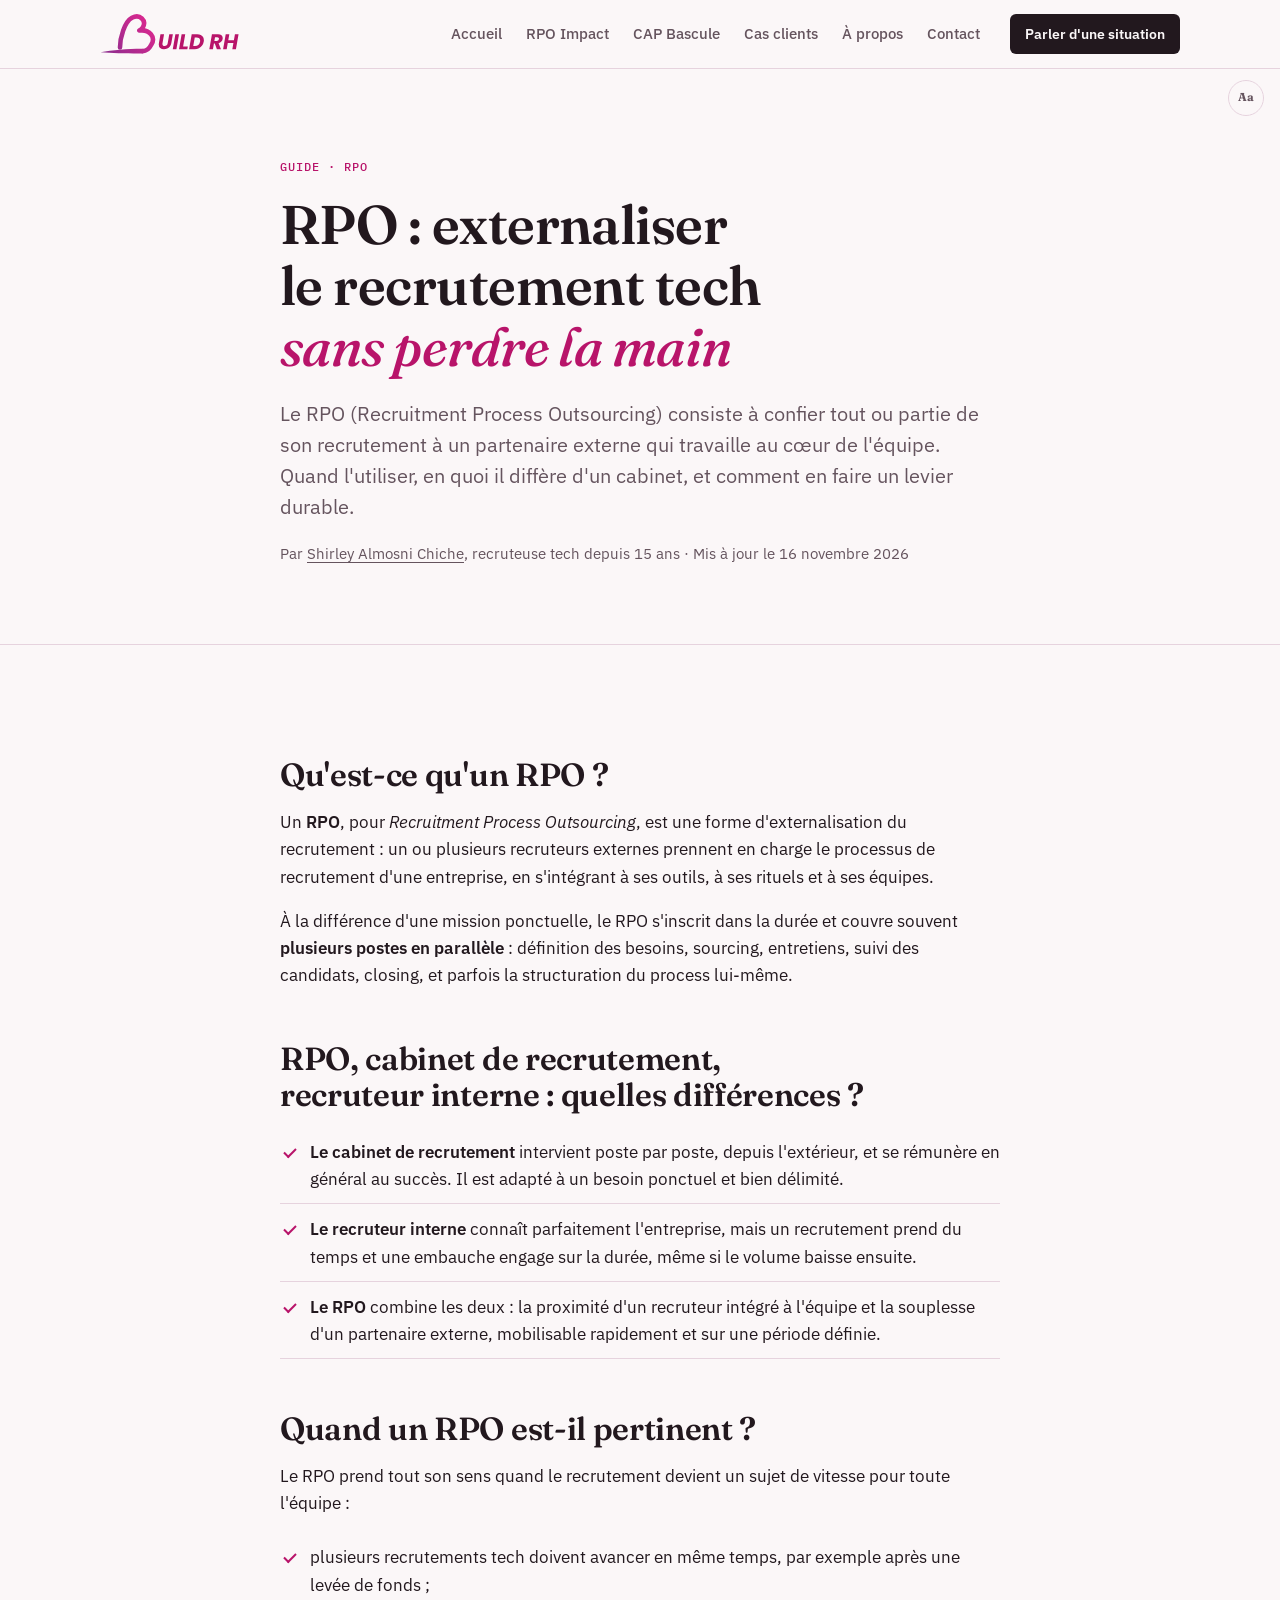
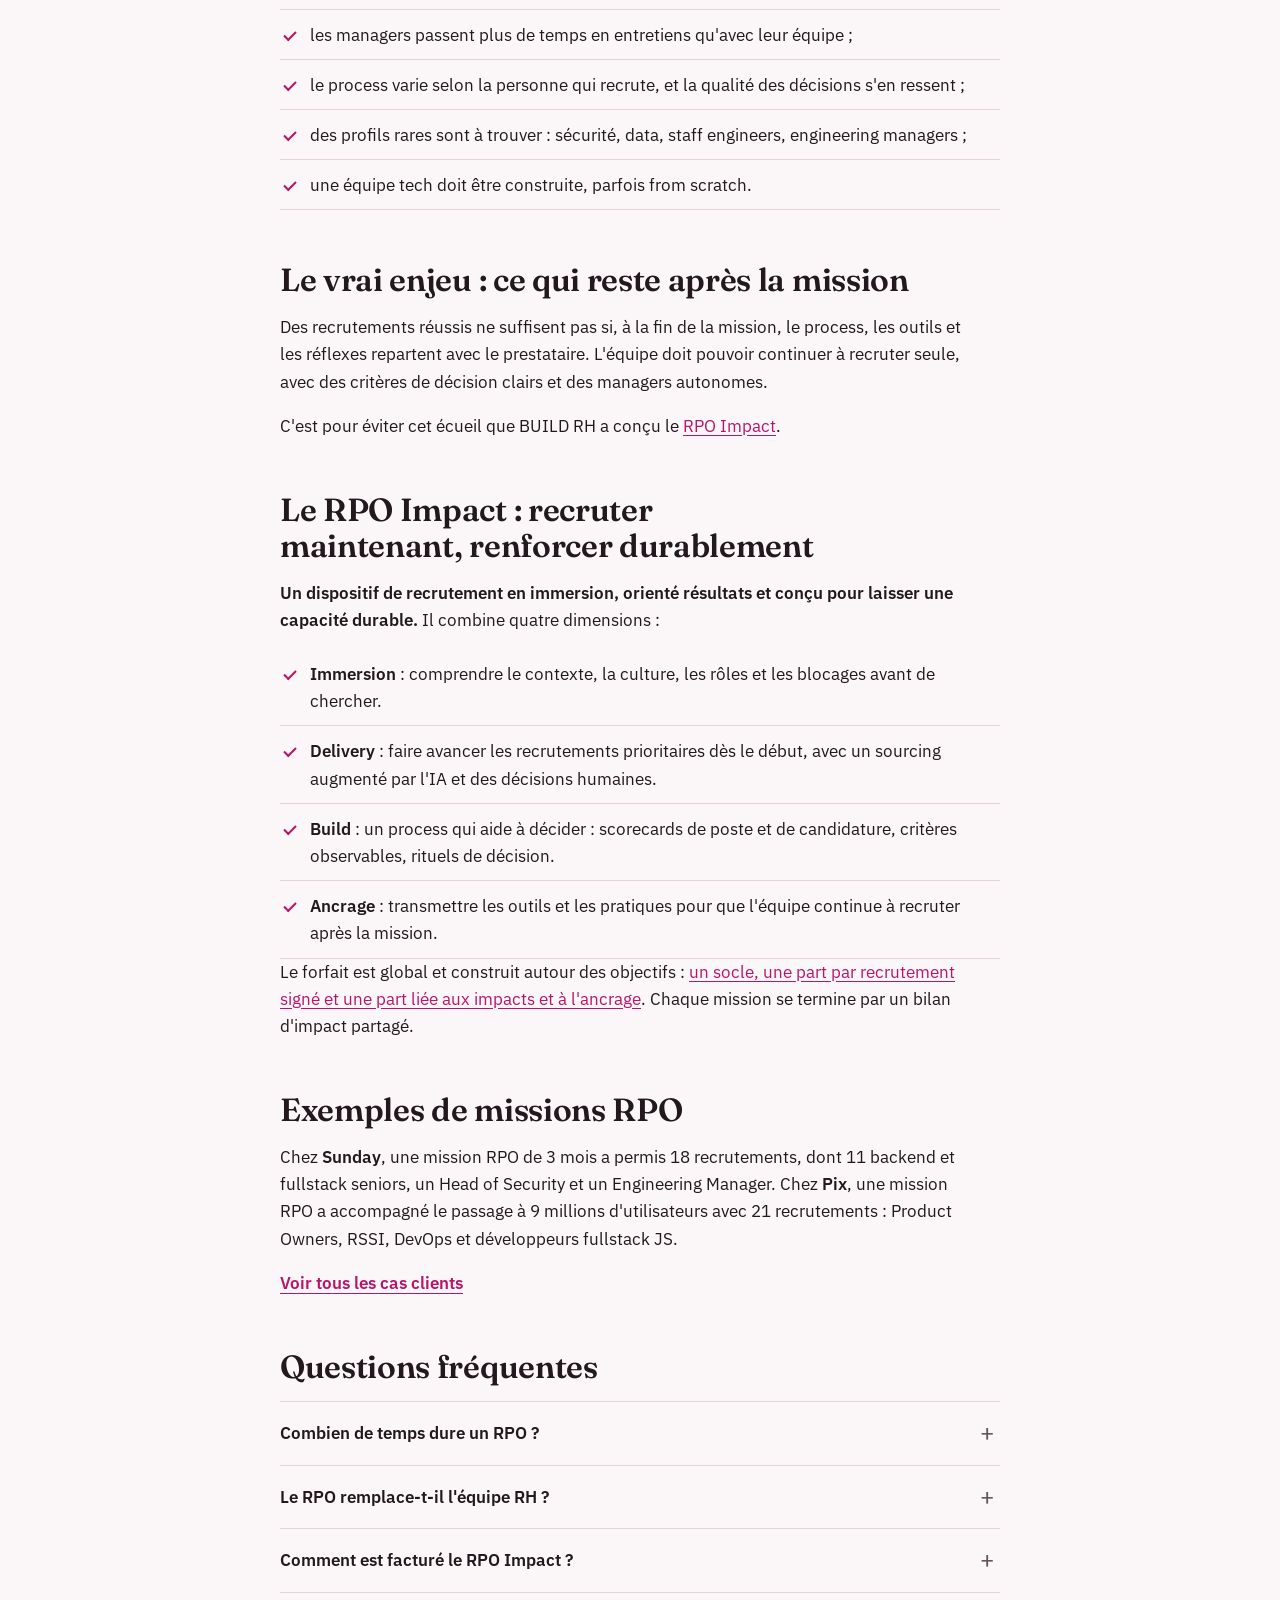
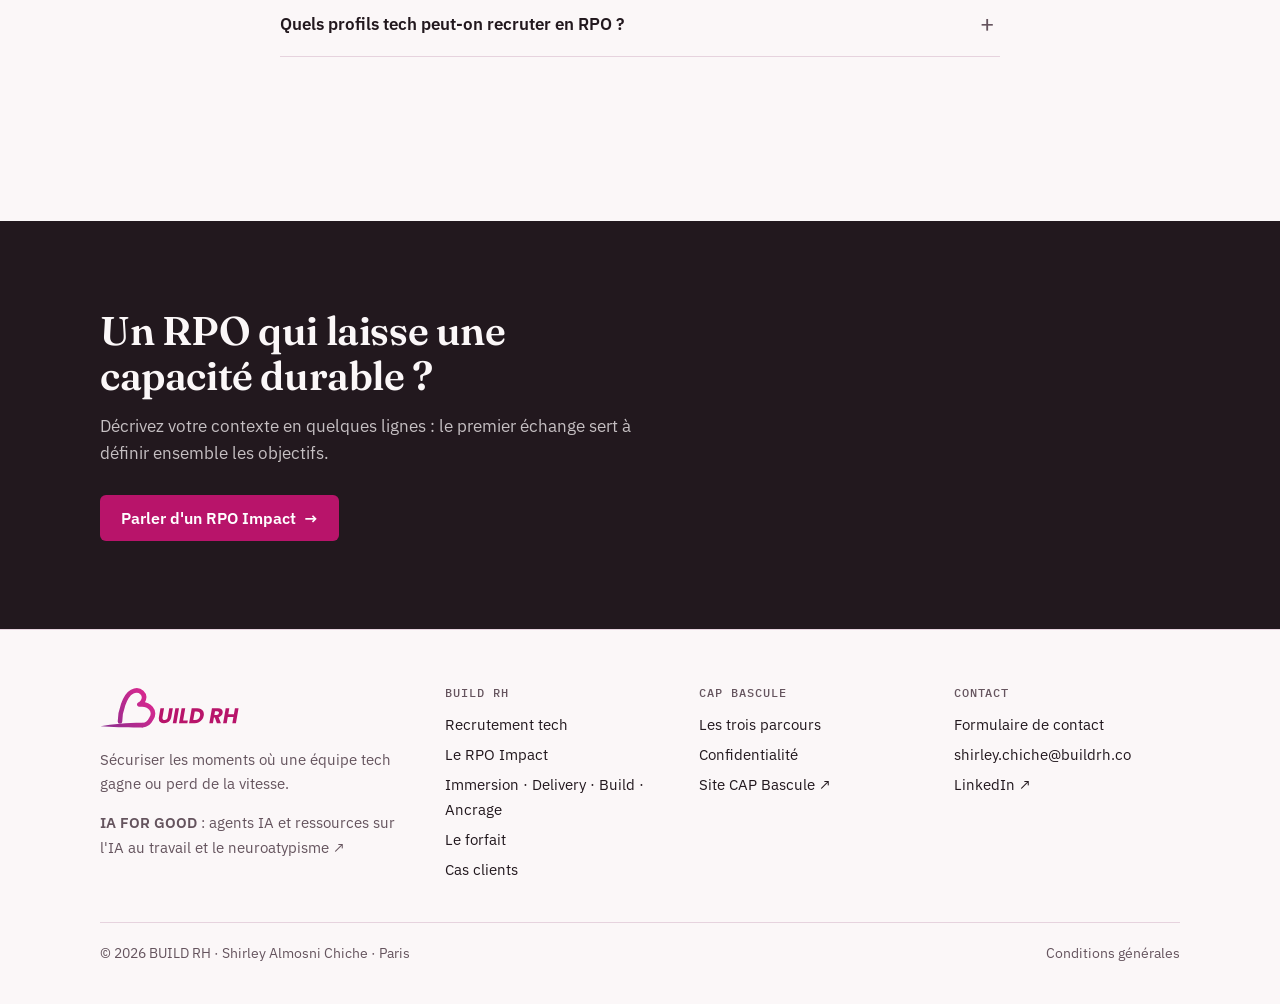
<file: rpo-recrutement-tech.html>
<!doctype html>
<html lang="fr">
<head>
<meta charset="utf-8">
<meta name="viewport" content="width=device-width, initial-scale=1, viewport-fit=cover">
<title>RPO recrutement tech : externaliser sans perdre la main | BUILD RH</title>
<meta name="description" content="Qu'est-ce qu'un RPO (Recruitment Process Outsourcing) ? Différences avec un cabinet, quand l'utiliser, et comment en faire une capacité durable avec le RPO Impact.">
<link rel="canonical" href="https://build-rh.io/rpo-recrutement-tech.html">
<meta name="theme-color" content="#FBF7F8" media="(prefers-color-scheme: light)">
<meta name="theme-color" content="#191115" media="(prefers-color-scheme: dark)">
<meta property="og:type" content="website">
<meta property="og:locale" content="fr_FR">
<meta property="og:site_name" content="BUILD RH">
<meta property="og:title" content="RPO recrutement tech : externaliser sans perdre la main | BUILD RH">
<meta property="og:description" content="Qu'est-ce qu'un RPO (Recruitment Process Outsourcing) ? Différences avec un cabinet, quand l'utiliser, et comment en faire une capacité durable avec le RPO Impact.">
<meta property="og:url" content="https://build-rh.io/rpo-recrutement-tech.html">
<meta property="og:image" content="https://build-rh.io/assets/og-image.jpg">
<meta property="og:image:width" content="1200">
<meta property="og:image:height" content="630">
<meta property="og:image:alt" content="BUILD RH : sécuriser les moments où une équipe tech gagne ou perd de la vitesse. RPO Impact et CAP Bascule.">
<meta name="twitter:card" content="summary_large_image">
<meta name="author" content="Shirley Almosni Chiche">
<meta name="google-site-verification" content="nvf2lEdFUN5xLHKZI7ZcgeKEf2Aeo15o3mJqzMciFgk">
<link rel="icon" href="/assets/logo/buildrh-avatar.svg" type="image/svg+xml">
<link rel="icon" href="/assets/logo/favicon-32.png" sizes="32x32" type="image/png">
<link rel="apple-touch-icon" href="/assets/logo/apple-touch-icon.png">
<link rel="preconnect" href="https://fonts.googleapis.com">
<link rel="preconnect" href="https://fonts.gstatic.com" crossorigin>
<link href="https://fonts.googleapis.com/css2?family=Fraunces:ital,opsz,wght@0,9..144,500;0,9..144,600;1,9..144,500&family=IBM+Plex+Mono:wght@400;500&family=IBM+Plex+Sans:wght@400;500;600&family=Open+Sans:wght@800&display=swap" rel="stylesheet">
<link rel="stylesheet" href="/assets/site.css">
<script type="application/ld+json">
{
  "@context": "https://schema.org",
  "@type": "BreadcrumbList",
  "itemListElement": [
    {
      "@type": "ListItem",
      "position": 1,
      "name": "Accueil",
      "item": "https://build-rh.io/"
    },
    {
      "@type": "ListItem",
      "position": 2,
      "name": "Guides",
      "item": "https://build-rh.io/rpo-recrutement-tech.html"
    }
  ]
}
</script>
<script type="application/ld+json">
{
  "@context": "https://schema.org",
  "@type": "Article",
  "headline": "RPO : externaliser le recrutement tech sans perdre la main",
  "inLanguage": "fr",
  "dateModified": "2026-11-16",
  "author": {
    "@type": "Person",
    "name": "Shirley Almosni Chiche",
    "url": "https://build-rh.io/a-propos.html"
  },
  "publisher": {
    "@id": "https://build-rh.io/#org"
  },
  "mainEntityOfPage": "https://build-rh.io/rpo-recrutement-tech.html"
}
</script>
<script type="application/ld+json">
{
  "@context": "https://schema.org",
  "@type": "FAQPage",
  "mainEntity": [
    {
      "@type": "Question",
      "name": "Combien de temps dure un RPO ?",
      "acceptedAnswer": {
        "@type": "Answer",
        "text": "La durée dépend du nombre de recrutements, de leur criticité et du niveau de structuration nécessaire. Elle est définie au démarrage. À titre d'exemple, la mission menée chez Sunday a duré 3 mois."
      }
    },
    {
      "@type": "Question",
      "name": "Le RPO remplace-t-il l'équipe RH ?",
      "acceptedAnswer": {
        "@type": "Answer",
        "text": "Non. Il travaille avec elle et avec les managers. L'entreprise garde la main sur ses décisions ; le RPO apporte de la capacité, de la méthode et un regard externe."
      }
    },
    {
      "@type": "Question",
      "name": "Comment est facturé le RPO Impact ?",
      "acceptedAnswer": {
        "@type": "Answer",
        "text": "Par un forfait global construit autour des objectifs : un socle d'immersion, de cadrage, de structuration et de pilotage, une part par recrutement signé et une part liée aux impacts et à l'ancrage. Le RPO Impact ne facture pas des jours de recrutement."
      }
    },
    {
      "@type": "Question",
      "name": "Quels profils tech peut-on recruter en RPO ?",
      "acceptedAnswer": {
        "@type": "Answer",
        "text": "Développeurs backend, frontend, fullstack et mobile, DevOps, profils sécurité (RSSI, Head of Security), data (Analytics Engineer), Product Owners et Product Managers, Engineering Managers."
      }
    }
  ]
}
</script>
</head>
<body>
<a class="skip" href="#main">Aller au contenu</a>
<header class="site-header">
  <div class="wrap">
    <a class="brand" href="/" aria-label="BUILD RH, accueil"><img class="logo-img logo-light" src="/assets/logo/buildrh-logo-couleur.svg" alt="BUILD RH" width="113" height="35"><img class="logo-img logo-dark" src="/assets/logo/buildrh-logo-blanc.svg" alt="" aria-hidden="true" width="113" height="35"></a>
    <nav class="main-nav" aria-label="Navigation principale">
      <ul>
        <li><a href="/">Accueil</a></li>
        <li><a href="/build-rh.html">RPO Impact</a></li>
        <li><a href="/cap-bascule.html" class="nav-cap">CAP Bascule</a></li>
        <li><a href="/cas-clients.html">Cas clients</a></li>
        <li><a href="/a-propos.html">À propos</a></li>
        <li><a href="/contact.html">Contact</a></li>
      </ul>
    </nav>
    <a class="btn btn-ink btn-sm header-cta" href="/contact.html">Parler d'une situation</a>
    <button class="menu-btn" id="menu-btn" type="button" aria-expanded="false" aria-controls="mobile-menu">
      <svg viewBox="0 0 24 24" fill="none" stroke="currentColor" stroke-width="2" stroke-linecap="round" aria-hidden="true"><path d="M4 7h16M4 12h16M4 17h16"/></svg>
      <span class="label">Menu</span>
    </button>
  </div>
</header>
<div class="mobile-menu" id="mobile-menu" hidden>
  <div class="paths">
    <a class="path build" href="/contact.html?besoin=recrutement"><span class="tag tag-build">RPO Impact</span><strong>Recruter sans ralentir</strong></a>
    <a class="path cap" href="/contact.html?besoin=situation"><span class="tag tag-cap">CAP Bascule</span><strong>Gérer une situation sensible</strong></a>
  </div>
  <nav aria-label="Navigation mobile">
    <ul>
      <li><a href="/">Accueil</a></li>
      <li><a href="/build-rh.html">RPO Impact</a></li>
      <li><a href="/cap-bascule.html">CAP Bascule</a></li>
      <li><a href="/cas-clients.html">Cas clients</a></li>
      <li><a href="/a-propos.html">À propos</a></li>
      <li><a href="/contact.html">Contact</a></li>
    </ul>
  </nav>
</div>
<main id="main">
<section class="page-hero">
  <div class="wrap narrow">
    <span class="eyebrow">Guide · RPO</span>
    <h1>RPO : externaliser le recrutement tech <em>sans perdre la main</em></h1>
    <p class="lead">Le RPO (Recruitment Process Outsourcing) consiste à confier tout ou partie de son recrutement à un partenaire externe qui travaille au cœur de l'équipe. Quand l'utiliser, en quoi il diffère d'un cabinet, et comment en faire un levier durable.</p>
    <p class="guide-meta">Par <a href="/a-propos.html">Shirley Almosni Chiche</a>, recruteuse tech depuis 15 ans · Mis à jour le 16 novembre 2026</p>
  </div>
</section>
<section class="section">
  <div class="wrap narrow guide">
<section class="guide-sec">
  <h2>Qu'est-ce qu'un RPO ?</h2>
  <p>Un <strong>RPO</strong>, pour <em>Recruitment Process Outsourcing</em>, est une forme d'externalisation du recrutement&nbsp;: un ou plusieurs recruteurs externes prennent en charge le processus de recrutement d'une entreprise, en s'intégrant à ses outils, à ses rituels et à ses équipes.</p>
  <p>À la différence d'une mission ponctuelle, le RPO s'inscrit dans la durée et couvre souvent <strong>plusieurs postes en parallèle</strong>&nbsp;: définition des besoins, sourcing, entretiens, suivi des candidats, closing, et parfois la structuration du process lui-même.</p>
</section>
<section class="guide-sec">
  <h2>RPO, cabinet de recrutement, recruteur interne : quelles différences ?</h2>
  <ul class="checklist">
    <li><strong>Le cabinet de recrutement</strong> intervient poste par poste, depuis l'extérieur, et se rémunère en général au succès. Il est adapté à un besoin ponctuel et bien délimité.</li>
    <li><strong>Le recruteur interne</strong> connaît parfaitement l'entreprise, mais un recrutement prend du temps et une embauche engage sur la durée, même si le volume baisse ensuite.</li>
    <li><strong>Le RPO</strong> combine les deux&nbsp;: la proximité d'un recruteur intégré à l'équipe et la souplesse d'un partenaire externe, mobilisable rapidement et sur une période définie.</li>
  </ul>
</section>
<section class="guide-sec">
  <h2>Quand un RPO est-il pertinent ?</h2>
  <p>Le RPO prend tout son sens quand le recrutement devient un sujet de vitesse pour toute l'équipe&nbsp;:</p>
  <ul class="checklist">
    <li>plusieurs recrutements tech doivent avancer en même temps, par exemple après une levée de fonds&nbsp;;</li>
    <li>les managers passent plus de temps en entretiens qu'avec leur équipe&nbsp;;</li>
    <li>le process varie selon la personne qui recrute, et la qualité des décisions s'en ressent&nbsp;;</li>
    <li>des profils rares sont à trouver&nbsp;: sécurité, data, staff engineers, engineering managers&nbsp;;</li>
    <li>une équipe tech doit être construite, parfois from scratch.</li>
  </ul>
</section>
<section class="guide-sec">
  <h2>Le vrai enjeu : ce qui reste après la mission</h2>
  <p>Des recrutements réussis ne suffisent pas si, à la fin de la mission, le process, les outils et les réflexes repartent avec le prestataire. L'équipe doit pouvoir continuer à recruter seule, avec des critères de décision clairs et des managers autonomes.</p>
  <p>C'est pour éviter cet écueil que BUILD RH a conçu le <a href="/build-rh.html">RPO Impact</a>.</p>
</section>
<section class="guide-sec">
  <h2>Le RPO Impact : recruter maintenant, renforcer durablement</h2>
  <p><strong>Un dispositif de recrutement en immersion, orienté résultats et conçu pour laisser une capacité durable.</strong> Il combine quatre dimensions&nbsp;:</p>
  <ul class="checklist">
    <li><strong>Immersion</strong>&nbsp;: comprendre le contexte, la culture, les rôles et les blocages avant de chercher.</li>
    <li><strong>Delivery</strong>&nbsp;: faire avancer les recrutements prioritaires dès le début, avec un sourcing augmenté par l'IA et des décisions humaines.</li>
    <li><strong>Build</strong>&nbsp;: un process qui aide à décider&nbsp;: scorecards de poste et de candidature, critères observables, rituels de décision.</li>
    <li><strong>Ancrage</strong>&nbsp;: transmettre les outils et les pratiques pour que l'équipe continue à recruter après la mission.</li>
  </ul>
  <p>Le forfait est global et construit autour des objectifs&nbsp;: <a href="/build-rh.html#forfait">un socle, une part par recrutement signé et une part liée aux impacts et à l'ancrage</a>. Chaque mission se termine par un bilan d'impact partagé.</p>
</section>
<section class="guide-sec">
  <h2>Exemples de missions RPO</h2>
  <p>Chez <strong>Sunday</strong>, une mission RPO de 3 mois a permis 18 recrutements, dont 11 backend et fullstack seniors, un Head of Security et un Engineering Manager. Chez <strong>Pix</strong>, une mission RPO a accompagné le passage à 9 millions d'utilisateurs avec 21 recrutements&nbsp;: Product Owners, RSSI, DevOps et développeurs fullstack JS.</p>
  <p><a class="link-arrow build" href="/cas-clients.html">Voir tous les cas clients</a></p>
</section>
<section class="guide-sec">
  <h2>Questions fréquentes</h2>
  <div class="faq">
      <details><summary>Combien de temps dure un RPO ?</summary><p>La durée dépend du nombre de recrutements, de leur criticité et du niveau de structuration nécessaire. Elle est définie au démarrage. À titre d'exemple, la mission menée chez Sunday a duré 3 mois.</p></details>
      <details><summary>Le RPO remplace-t-il l'équipe RH ?</summary><p>Non. Il travaille avec elle et avec les managers. L'entreprise garde la main sur ses décisions ; le RPO apporte de la capacité, de la méthode et un regard externe.</p></details>
      <details><summary>Comment est facturé le RPO Impact ?</summary><p>Par un forfait global construit autour des objectifs : un socle d'immersion, de cadrage, de structuration et de pilotage, une part par recrutement signé et une part liée aux impacts et à l'ancrage. Le RPO Impact ne facture pas des jours de recrutement.</p></details>
      <details><summary>Quels profils tech peut-on recruter en RPO ?</summary><p>Développeurs backend, frontend, fullstack et mobile, DevOps, profils sécurité (RSSI, Head of Security), data (Analytics Engineer), Product Owners et Product Managers, Engineering Managers.</p></details>
    </div>
</section>
  </div>
</section>
<section class="cta-band">
  <div class="wrap">
    <h2>Un RPO qui laisse une capacité durable ?</h2>
    <p>Décrivez votre contexte en quelques lignes : le premier échange sert à définir ensemble les objectifs.</p>
    <div class="cta-row"><a class="btn btn-build" href="/contact.html?besoin=recrutement">Parler d'un RPO Impact <span class="arrow" aria-hidden="true">→</span></a></div>
  </div>
</section>
</main>
<footer class="site-footer">
  <div class="wrap">
    <div class="footer-grid">
      <div>
        <a class="brand" href="/" aria-label="BUILD RH, accueil"><img class="logo-img logo-light" src="/assets/logo/buildrh-logo-couleur.svg" alt="BUILD RH" width="142" height="44"><img class="logo-img logo-dark" src="/assets/logo/buildrh-logo-blanc.svg" alt="" aria-hidden="true" width="142" height="44"></a>
        <p class="tagline">Sécuriser les moments où une équipe tech gagne ou perd de la vitesse.</p>
        <p class="tagline"><a href="https://aiforgood.page/" rel="noopener"><strong>IA FOR GOOD</strong> : agents IA et ressources sur l'IA au travail et le neuroatypisme <span aria-hidden="true">↗</span></a></p>
      </div>
      <div>
        <h2>BUILD RH</h2>
        <ul>
          <li><a href="/build-rh.html">Recrutement tech</a></li>
          <li><a href="/build-rh.html">Le RPO Impact</a></li>
          <li><a href="/build-rh.html#dimensions">Immersion · Delivery · Build · Ancrage</a></li>
          <li><a href="/build-rh.html#forfait">Le forfait</a></li>
          <li><a href="/cas-clients.html">Cas clients</a></li>
        </ul>
      </div>
      <div>
        <h2>CAP Bascule</h2>
        <ul>
          <li><a href="/cap-bascule.html">Les trois parcours</a></li>
          <li><a href="/cap-bascule.html#confidentialite">Confidentialité</a></li>
          <li><a href="https://almosnishirley.github.io/capbascule/" rel="noopener">Site CAP Bascule <span aria-hidden="true">↗</span></a></li>
        </ul>
      </div>
      <div>
        <h2>Contact</h2>
        <ul>
          <li><a href="/contact.html">Formulaire de contact</a></li>
          <li><a href="mailto:shirley.chiche@buildrh.co">shirley.chiche@buildrh.co</a></li>
          <li><a href="https://www.linkedin.com/in/shirley-almosni-chiche/" rel="noopener">LinkedIn <span aria-hidden="true">↗</span></a></li>
        </ul>
      </div>
    </div>
    <div class="footer-bottom">
      <span>© 2026 BUILD RH · Shirley Almosni Chiche · Paris</span>
      <a href="/conditions-generales.html">Conditions générales</a>
    </div>
  </div>
</footer>

<button class="a11y-btn" id="a11y-toggle" type="button" title="Confort de lecture" aria-expanded="false" aria-controls="a11y-panel">
  <span class="ico" aria-hidden="true">Aa</span><span class="sr-only">Confort de lecture</span>
</button>
<div class="a11y-panel" id="a11y-panel" hidden role="dialog" aria-label="Réglages de confort de lecture">
  <div class="a11y-head"><span>Confort de lecture</span><button type="button" id="a11y-close" aria-label="Fermer">&times;</button></div>
  <div class="a11y-group"><div class="a11y-label" id="a11y-l1">Taille du texte</div>
    <div class="a11y-seg" data-a11y-control="size" role="group" aria-labelledby="a11y-l1"><button type="button" data-value="normal">A</button><button type="button" data-value="large">A+</button><button type="button" data-value="xlarge">A++</button></div></div>
  <div class="a11y-group"><div class="a11y-label" id="a11y-l2">Espacement du texte</div>
    <div class="a11y-seg" data-a11y-control="spacing" role="group" aria-labelledby="a11y-l2"><button type="button" data-value="normal">Normal</button><button type="button" data-value="loose">Confortable</button></div></div>
  <div class="a11y-group"><div class="a11y-label" id="a11y-l3">Fond de lecture</div>
    <div class="a11y-seg" data-a11y-control="contrast" role="group" aria-labelledby="a11y-l3"><button type="button" data-value="normal">Standard</button><button type="button" data-value="soft">Doux</button></div></div>
  <div class="a11y-group"><div class="a11y-label" id="a11y-l4">Animations</div>
    <div class="a11y-seg" data-a11y-control="motion" role="group" aria-labelledby="a11y-l4"><button type="button" data-value="normal">Activées</button><button type="button" data-value="reduced">Réduites</button></div></div>
  <div class="a11y-group"><div class="a11y-label" id="a11y-l5">Police</div>
    <div class="a11y-seg" data-a11y-control="font" role="group" aria-labelledby="a11y-l5"><button type="button" data-value="normal">Standard</button><button type="button" data-value="lisible">Très lisible</button></div></div>
  <div class="a11y-group"><div class="a11y-label" id="a11y-l6">Guide de lecture</div>
    <div class="a11y-seg" data-a11y-control="guide" role="group" aria-labelledby="a11y-l6"><button type="button" data-value="normal">Désactivé</button><button type="button" data-value="on">Activé</button></div></div>
  <div class="a11y-group"><div class="a11y-label" id="a11y-l7">Mode concentration</div>
    <div class="a11y-seg" data-a11y-control="focus" role="group" aria-labelledby="a11y-l7"><button type="button" data-value="normal">Désactivé</button><button type="button" data-value="on">Activé</button></div></div>
  <p class="a11y-help">Police Atkinson Hyperlegible, bande de lecture qui suit le pointeur, lignes plus courtes et sans italique.</p>
  <button type="button" id="a11y-reset" class="a11y-reset">Réinitialiser</button>
</div>

<div class="reading-guide" aria-hidden="true"><div class="rg-top"></div><div class="rg-bottom"></div></div>
<script src="/assets/site.js" defer></script>
</body>
</html>
</file>
<file: assets/site.css>
/* =========================================================
   BUILD RH — feuille de style partagée
   Deux couleurs de repère :
   - magenta  = BUILD RH (l'entrée)
   - vert     = CAP Bascule (le maintien et la sortie)
   ========================================================= */

:root {
  --bg: #FBF7F8;
  --surface: #FFFFFF;
  --surface-alt: #F4E9EF;
  --ink: #22181E;
  --muted: #65545E;
  --line: #E6D3DE;
  --line-strong: #CDB4C3;

  --build: #B8146A;        /* magenta BUILD RH (texte + fonds) */
  --build-soft: #FBE7F1;
  --on-build: #FFFFFF;

  --cap: #2A6A5E;          /* vert CAP Bascule */
  --cap-soft: #E5F0EC;
  --on-cap: #FFFFFF;

  --todo: #8A5A00;
  --todo-bg: #FFF5DB;

  --font-display: 'Fraunces', Georgia, 'Iowan Old Style', serif;
  --font-body: 'IBM Plex Sans', -apple-system, 'Segoe UI', sans-serif;
  --font-mono: 'IBM Plex Mono', 'SFMono-Regular', Consolas, monospace;
  --font-logo: 'Open Sans', -apple-system, 'Segoe UI', sans-serif;

  --radius: 6px;
  --gutter: 20px;
  --maxw: 1120px;
  --header-h: 68px;

  color-scheme: light;
}

@media (prefers-color-scheme: dark) {
  :root:not([data-theme="light"]) {
    --bg: #191115;
    --surface: #22181E;
    --surface-alt: #2C2027;
    --ink: #F5E9F0;
    --muted: #C4ABBA;
    --line: #3F2E38;
    --line-strong: #5A4452;
    --build: #F47FBC;
    --build-soft: #34202B;
    --on-build: #191115;
    --cap: #82C9B7;
    --cap-soft: #1C2B27;
    --on-cap: #191115;
    --todo: #F3C969;
    --todo-bg: #33290F;
    color-scheme: dark;
  }
}
:root[data-theme="dark"] {
  --bg: #191115;
  --surface: #22181E;
  --surface-alt: #2C2027;
  --ink: #F5E9F0;
  --muted: #C4ABBA;
  --line: #3F2E38;
  --line-strong: #5A4452;
  --build: #F47FBC;
  --build-soft: #34202B;
  --on-build: #191115;
  --cap: #82C9B7;
  --cap-soft: #1C2B27;
  --on-cap: #191115;
  --todo: #F3C969;
  --todo-bg: #33290F;
  color-scheme: dark;
}

/* ---------- base ---------- */
*, *::before, *::after { box-sizing: border-box; }
html { scroll-behavior: smooth; scroll-padding-top: calc(var(--header-h) + 16px); -webkit-text-size-adjust: 100%; }
@media (prefers-reduced-motion: reduce) { html { scroll-behavior: auto; } }
body {
  margin: 0;
  background: var(--bg);
  color: var(--ink);
  font-family: var(--font-body);
  font-size: 1.0625rem;
  line-height: 1.6;
  overflow-x: hidden;
}
img { max-width: 100%; height: auto; display: block; }
a { color: inherit; text-underline-offset: 3px; }
p { margin: 0 0 1em; }
h1, h2, h3, h4 { font-family: var(--font-display); font-weight: 600; line-height: 1.12; margin: 0; text-wrap: balance; letter-spacing: -0.01em; }
h3 { font-size: 1.3rem; }
ul, ol { padding-left: 1.2em; }
strong { font-weight: 600; }

:focus-visible { outline: 3px solid var(--build); outline-offset: 3px; border-radius: 2px; }
.theme-cap :focus-visible, .cap-zone :focus-visible { outline-color: var(--cap); }

.wrap { width: 100%; max-width: var(--maxw); margin: 0 auto; padding-left: max(var(--gutter), env(safe-area-inset-left)); padding-right: max(var(--gutter), env(safe-area-inset-right)); }
.narrow { max-width: 760px; }

.skip {
  position: absolute; left: 12px; top: -60px; z-index: 100;
  background: var(--ink); color: var(--bg); padding: 10px 16px; border-radius: var(--radius);
  font-weight: 600; text-decoration: none;
}
.skip:focus { top: 12px; }

.sr-only { position: absolute; width: 1px; height: 1px; overflow: hidden; clip: rect(0,0,0,0); white-space: nowrap; }

/* ---------- header ---------- */
.site-header {
  position: sticky; top: 0; z-index: 40;
  background: color-mix(in srgb, var(--bg) 94%, transparent);
  backdrop-filter: saturate(1.4) blur(8px);
  -webkit-backdrop-filter: saturate(1.4) blur(8px);
  border-bottom: 1px solid var(--line);
}
.site-header .wrap { display: flex; align-items: center; gap: 20px; min-height: var(--header-h); }
.brand {
  font-family: var(--font-logo); font-weight: 800; font-size: 1.15rem; letter-spacing: 0.01em;
  color: var(--build); text-decoration: none; white-space: nowrap; line-height: 1;
}
.main-nav { margin-left: auto; }
.main-nav ul { display: flex; gap: 4px; list-style: none; margin: 0; padding: 0; }
.main-nav a {
  display: block; padding: 8px 10px; border-radius: var(--radius);
  font-size: 0.92rem; font-weight: 500; text-decoration: none; color: var(--muted);
}
.main-nav a:hover { color: var(--ink); background: var(--surface-alt); }
.main-nav a[aria-current="page"] { color: var(--ink); box-shadow: inset 0 -2px 0 var(--build); border-radius: 0; }
.main-nav a.nav-cap[aria-current="page"] { box-shadow: inset 0 -2px 0 var(--cap); }
.header-cta { white-space: nowrap; }
.menu-btn {
  display: none; margin-left: auto;
  align-items: center; gap: 8px;
  background: transparent; color: var(--ink); border: 1px solid var(--line-strong); border-radius: var(--radius);
  font: 600 0.9rem var(--font-body); padding: 9px 12px; cursor: pointer; min-height: 44px;
}
.menu-btn svg { width: 18px; height: 18px; }

.mobile-menu { display: none; }

@media (max-width: 1020px) {
  .main-nav, .site-header .header-cta { display: none; }
  .menu-btn { display: inline-flex; }
  .mobile-menu {
    display: block; position: fixed; inset: var(--header-h) 0 0 0; z-index: 39;
    background: var(--bg); overflow-y: auto;
    padding: 20px max(var(--gutter), env(safe-area-inset-left)) 40px;
  }
  .mobile-menu[hidden] { display: none; }
  .mobile-menu .paths { display: grid; gap: 10px; margin-bottom: 24px; }
  .mobile-menu .path {
    display: block; padding: 16px 18px; border-radius: var(--radius); text-decoration: none;
    border: 1px solid var(--line); background: var(--surface);
  }
  .mobile-menu .path .tag { margin-bottom: 4px; }
  .mobile-menu .path strong { display: block; font-size: 1.05rem; }
  .mobile-menu .path.build { border-left: 4px solid var(--build); }
  .mobile-menu .path.cap { border-left: 4px solid var(--cap); }
  .mobile-menu ul { list-style: none; margin: 0; padding: 0; border-top: 1px solid var(--line); }
  .mobile-menu li a {
    display: block; padding: 14px 2px; font-size: 1.1rem; font-weight: 500; text-decoration: none;
    border-bottom: 1px solid var(--line);
  }
  .mobile-menu li a[aria-current="page"] { color: var(--build); }
  body.menu-open { overflow: hidden; }
}

/* ---------- buttons & links ---------- */
.btn {
  display: inline-flex; align-items: center; justify-content: center; gap: 8px;
  min-height: 46px; padding: 11px 20px; border-radius: var(--radius);
  font: 600 0.98rem/1.2 var(--font-body); text-decoration: none; cursor: pointer;
  border: 1.5px solid transparent; transition: background-color .15s, border-color .15s, color .15s, transform .15s;
  text-align: center;
}
.btn:active { transform: translateY(1px); }
.btn-build { background: var(--build); color: var(--on-build); }
.btn-build:hover { background: color-mix(in srgb, var(--build) 86%, var(--ink)); }
.btn-cap { background: var(--cap); color: var(--on-cap); }
.btn-cap:hover { background: color-mix(in srgb, var(--cap) 84%, var(--ink)); }
.btn-ink { background: var(--ink); color: var(--bg); }
.btn-ink:hover { background: color-mix(in srgb, var(--ink) 85%, var(--build)); }
.btn-outline { background: transparent; color: var(--ink); border-color: var(--line-strong); }
.btn-outline:hover { border-color: var(--ink); }
.btn-sm { min-height: 40px; padding: 8px 14px; font-size: 0.9rem; }
.btn .arrow { transition: transform .15s; }
.btn:hover .arrow { transform: translateX(3px); }
@media (prefers-reduced-motion: reduce) { .btn, .btn .arrow { transition: none; } .btn:hover .arrow { transform: none; } }

.link-arrow {
  display: inline-flex; align-items: center; gap: 6px;
  font-weight: 600; text-decoration: underline; text-decoration-thickness: 1px; text-underline-offset: 4px;
}
.link-arrow:hover { text-decoration-thickness: 2px; }
.link-arrow.build { color: var(--build); }
.link-arrow.cap { color: var(--cap); }

.cta-row { display: flex; flex-wrap: wrap; gap: 12px; align-items: center; }

/* ---------- tags / labels ---------- */
.eyebrow, .tag, .kicker {
  font-family: var(--font-mono); font-size: 0.78rem; font-weight: 500;
  letter-spacing: 0.08em; text-transform: uppercase;
}
.eyebrow { color: var(--build); display: block; margin-bottom: 18px; }
.kicker { color: var(--muted); display: block; margin-bottom: 12px; }
.tag { display: inline-block; padding: 4px 9px; border-radius: 3px; }
.tag-build { background: var(--build-soft); color: var(--build); }
.tag-cap { background: var(--cap-soft); color: var(--cap); }
.tag-neutral { background: var(--surface-alt); color: var(--muted); }

.todo {
  display: inline-block; font-family: var(--font-mono); font-size: 0.8rem;
  background: var(--todo-bg); color: var(--todo); border: 1px dashed currentColor;
  padding: 2px 8px; border-radius: 3px;
}

/* ---------- sections ---------- */
.section { padding-block: clamp(64px, 9vw, 112px); }
.section + .section { border-top: 1px solid var(--line); }
.section.alt { background: var(--surface-alt); border-top: none; }
.section.alt + .section { border-top: none; }
.section.cap-zone { background: var(--cap-soft); border-top: none; }
.section.cap-zone + .section { border-top: none; }
.section-head { max-width: 760px; margin-bottom: clamp(32px, 5vw, 52px); }
.section-head h2 { font-size: clamp(1.85rem, 4vw, 2.75rem); }
.section-head p.lead { margin-top: 18px; }
.lead { font-size: clamp(1.08rem, 1.6vw, 1.22rem); color: var(--muted); max-width: 62ch; }
.section-foot { margin-top: clamp(32px, 5vw, 48px); }

/* ---------- hero ---------- */
.hero { padding-block: clamp(48px, 8vw, 104px) clamp(56px, 8vw, 96px); }
.hero-grid { display: grid; grid-template-columns: minmax(0, 1.35fr) minmax(0, 1fr); gap: clamp(32px, 6vw, 72px); align-items: center; }
.hero h1 { font-size: clamp(2.2rem, 5.2vw, 3.7rem); line-height: 1.06; max-width: 19ch; }
.hero h1 em { font-style: italic; color: var(--build); font-weight: 500; }
.hero .lead { margin-top: 24px; }
.hero .cta-row { margin-top: 32px; }
.hero .secondary { margin-top: 20px; }
@media (max-width: 900px) { .hero-grid { grid-template-columns: 1fr; } }
@media (max-width: 520px) { .hero .cta-row .btn { width: 100%; } }

/* page hero (sous-pages) */
.page-hero { padding-block: clamp(48px, 7vw, 88px) clamp(40px, 6vw, 64px); border-bottom: 1px solid var(--line); }
.page-hero h1 { font-size: clamp(2rem, 5vw, 3.4rem); max-width: 20ch; }
.page-hero .lead { margin-top: 20px; }
.page-hero .cta-row { margin-top: 28px; }
.theme-cap .page-hero .eyebrow { color: var(--cap); }
.theme-cap .page-hero h1 em { color: var(--cap); }
.page-hero h1 em { font-style: italic; font-weight: 500; color: var(--build); }

/* trajectoire (hero) */
.trajectory {
  background: var(--surface); border: 1px solid var(--line); border-radius: 10px;
  padding: 24px 22px 20px;
}
.trajectory .kicker { margin-bottom: 18px; }
.traj-list { list-style: none; margin: 0; padding: 0; position: relative; }
.traj-list li { position: relative; padding: 0 0 18px 28px; }
.traj-list li::before {
  content: ""; position: absolute; left: 5px; top: 8px; bottom: -8px; width: 2px; background: var(--line-strong);
}
.traj-list li:last-child { padding-bottom: 0; }
.traj-list li:last-child::before { display: none; }
.traj-list li::after {
  content: ""; position: absolute; left: 0; top: 6px; width: 12px; height: 12px; border-radius: 50%;
  background: var(--surface); border: 2px solid var(--line-strong);
}
.traj-list li.build::before { background: var(--build); }
.traj-list li.build::after { border-color: var(--build); background: var(--build); }
.traj-list li.cap::before { background: var(--cap); }
.traj-list li.cap::after { border-color: var(--cap); background: var(--cap); }
.traj-list li.pivot::after { background: var(--surface); border-color: var(--cap); border-width: 3px; width: 14px; height: 14px; left: -1px; }
.traj-list .step { font-weight: 600; display: block; line-height: 1.35; }
.traj-list .who { font-size: 0.85rem; color: var(--muted); }
.traj-legend { display: flex; flex-wrap: wrap; gap: 8px; margin-top: 20px; padding-top: 16px; border-top: 1px solid var(--line); }

/* ---------- cartes ---------- */
.grid { display: grid; gap: 20px; }
.grid-2 { grid-template-columns: repeat(2, minmax(0, 1fr)); }
.grid-3 { grid-template-columns: repeat(3, minmax(0, 1fr)); }
.grid-4 { grid-template-columns: repeat(4, minmax(0, 1fr)); }
@media (max-width: 960px) { .grid-3, .grid-4 { grid-template-columns: repeat(2, minmax(0, 1fr)); } }
@media (max-width: 680px) { .grid-2, .grid-3, .grid-4 { grid-template-columns: 1fr; } }

.card {
  background: var(--surface); border: 1px solid var(--line); border-radius: 10px;
  padding: clamp(22px, 3vw, 32px); min-width: 0;
  display: flex; flex-direction: column; gap: 12px;
}
.card h3 { font-size: clamp(1.25rem, 2vw, 1.5rem); }
.card p { color: var(--muted); margin: 0; }
.card > .tag { align-self: flex-start; }
.card .card-foot { margin-top: auto; padding-top: 8px; }

/* deux moments critiques */
.moment { position: relative; padding-top: clamp(28px, 3.5vw, 38px); border-top-width: 4px; }
.moment.build { border-top-color: var(--build); }
.moment.cap { border-top-color: var(--cap); }
.moment h3 { font-size: clamp(1.5rem, 2.6vw, 2rem); }
.moment p { font-size: 1.05rem; }
.moment .when { font-size: 0.9rem; color: var(--muted); }

/* coût de l'inaction */
.costs { display: grid; grid-template-columns: repeat(4, minmax(0, 1fr)); border-top: 1px solid var(--line-strong); }
.cost { padding: 24px 20px 4px 0; min-width: 0; }
.cost + .cost { padding-left: 20px; border-left: 1px solid var(--line); }
.cost .num { font-family: var(--font-mono); font-size: 0.85rem; color: var(--muted); display: block; margin-bottom: 14px; }
.cost h3 { font-size: 1.2rem; margin-bottom: 10px; }
.cost p { color: var(--muted); font-size: 0.98rem; margin: 0; }
@media (max-width: 960px) {
  .costs { grid-template-columns: repeat(2, minmax(0, 1fr)); }
  .cost:nth-child(3) { padding-left: 0; border-left: none; }
  .cost:nth-child(n+3) { border-top: 1px solid var(--line); margin-top: 16px; }
}
@media (max-width: 560px) {
  .costs { grid-template-columns: 1fr; }
  .cost, .cost + .cost { padding: 20px 0 4px; border-left: none; }
  .cost + .cost { border-top: 1px solid var(--line); margin-top: 12px; }
}
.note { font-size: 0.95rem; color: var(--muted); border-left: 3px solid var(--line-strong); padding-left: 14px; margin-top: 32px; max-width: 70ch; }

/* offres BUILD RH */
.offer-card .tag { align-self: flex-start; }
.offer-card ul { margin: 4px 0 0; padding: 0; list-style: none; color: var(--muted); font-size: 0.97rem; }
.offer-card li { padding: 6px 0 6px 20px; position: relative; border-top: 1px solid var(--line); }
.offer-card li::before { content: ""; position: absolute; left: 2px; top: 15px; width: 8px; height: 2px; background: var(--build); }
.offer-card.featured { border-color: var(--build); box-shadow: inset 0 0 0 1px var(--build); }

.compare { display: grid; grid-template-columns: repeat(2, minmax(0, 1fr)); gap: 0; border: 1px solid var(--line); border-radius: 10px; overflow: hidden; background: var(--surface); }
.compare > div { padding: clamp(22px, 3vw, 32px); min-width: 0; }
.compare > div + div { border-left: 1px solid var(--line); }
.compare h3 { font-size: 1.35rem; margin-bottom: 4px; }
.compare .sub { color: var(--build); font-weight: 600; margin-bottom: 14px; display: block; }
.compare dl { margin: 0; display: grid; grid-template-columns: max-content minmax(0, 1fr); gap: 10px 16px; font-size: 0.97rem; }
.compare dt { font-family: var(--font-mono); font-size: 0.75rem; text-transform: uppercase; letter-spacing: 0.06em; color: var(--muted); padding-top: 4px; }
.compare dd { margin: 0; }
@media (max-width: 680px) {
  .compare { grid-template-columns: 1fr; }
  .compare > div + div { border-left: none; border-top: 1px solid var(--line); }
  .compare dl { grid-template-columns: 1fr; gap: 2px; }
  .compare dd { margin-bottom: 10px; }
}
.compare-title { font-family: var(--font-display); font-size: 1.4rem; margin: clamp(40px, 6vw, 56px) 0 18px; }

/* CAP Bascule */
.parcours .duration { font-family: var(--font-mono); font-size: 0.85rem; color: var(--cap); font-weight: 500; }
.parcours .for { font-size: 0.8rem; font-family: var(--font-mono); text-transform: uppercase; letter-spacing: 0.06em; color: var(--muted); }
.parcours .path-line { font-size: 0.9rem; color: var(--muted); border-top: 1px solid var(--line); padding-top: 12px; margin-top: auto; }
.cap-zone .card { border-color: color-mix(in srgb, var(--cap) 22%, var(--line)); }

.principles { display: grid; grid-template-columns: repeat(4, minmax(0, 1fr)); gap: 20px; margin-top: clamp(32px, 5vw, 48px); }
.principle { border-top: 2px solid var(--cap); padding-top: 14px; }
.principle strong { display: block; font-size: 1.05rem; margin-bottom: 6px; }
.principle p { color: var(--muted); font-size: 0.95rem; margin: 0; }
@media (max-width: 960px) { .principles { grid-template-columns: repeat(2, minmax(0, 1fr)); } }
@media (max-width: 560px) { .principles { grid-template-columns: 1fr; } }

.isnot { margin-top: 28px; display: flex; flex-wrap: wrap; gap: 8px 10px; align-items: center; }
.isnot .label { font-weight: 600; margin-right: 4px; }
.isnot span.x {
  display: inline-flex; align-items: center; gap: 6px; padding: 6px 12px; border-radius: 999px;
  border: 1px solid var(--line-strong); font-size: 0.92rem; background: var(--surface);
}
.isnot span.x::before { content: "×"; font-weight: 700; color: var(--muted); }

/* étapes 4 temps */
.steps4 { list-style: none; margin: 0; padding: 0; display: grid; grid-template-columns: repeat(4, minmax(0, 1fr)); counter-reset: s; gap: 0; }
.steps4 li { counter-increment: s; padding: 18px 18px 0 0; border-top: 2px solid var(--cap); position: relative; }
.steps4 li::before { content: counter(s); position: absolute; top: -14px; left: 0; width: 26px; height: 26px; border-radius: 50%; background: var(--cap); color: var(--on-cap); font: 600 0.8rem/26px var(--font-mono); text-align: center; }
.steps4 strong { display: block; font-family: var(--font-display); font-size: 1.25rem; margin: 8px 0 4px; }
.steps4 p { color: var(--muted); font-size: 0.95rem; margin: 0; }
@media (max-width: 760px) { .steps4 { grid-template-columns: repeat(2, minmax(0, 1fr)); row-gap: 32px; } }
@media (max-width: 420px) { .steps4 { grid-template-columns: 1fr; } }

/* synergie */
.synergy-quote { font-family: var(--font-display); font-size: clamp(1.6rem, 3.6vw, 2.5rem); line-height: 1.2; max-width: 26ch; font-weight: 500; }
.synergy-quote span { display: block; }
.synergy-quote span + span { color: var(--muted); }
.bridges { display: grid; grid-template-columns: repeat(2, minmax(0, 1fr)); gap: 20px; margin-top: clamp(32px, 5vw, 48px); }
.bridge { padding: 24px; border-radius: 10px; background: var(--surface); border: 1px solid var(--line); min-width: 0; }
.bridge .route { display: flex; align-items: center; flex-wrap: wrap; gap: 8px; margin-bottom: 14px; }
.bridge .route .to { color: var(--muted); font-family: var(--font-mono); }
.bridge p { margin: 0; color: var(--muted); }
.bridge p strong { color: var(--ink); }
@media (max-width: 680px) { .bridges { grid-template-columns: 1fr; } }

/* cas clients */
.cases { display: grid; grid-template-columns: repeat(3, minmax(0, 1fr)); gap: 20px; }
@media (max-width: 1000px) { .cases { grid-template-columns: repeat(2, minmax(0, 1fr)); } }
@media (max-width: 640px) { .cases { grid-template-columns: 1fr; } }
.case { gap: 16px; }
.case-head { display: flex; align-items: center; gap: 12px; justify-content: space-between; }
.case-logo {
  background: #fff; border: 1px solid var(--line); border-radius: 4px;
  height: 40px; padding: 6px 10px; display: inline-flex; align-items: center; flex-shrink: 0;
}
.case-logo img { height: 22px; width: auto; max-width: 120px; object-fit: contain; }
.case h3 { font-size: 1.35rem; }
.case-result { display: flex; align-items: baseline; gap: 10px; flex-wrap: wrap; }
.case-result .big { font-family: var(--font-display); font-size: 2.6rem; line-height: 1; color: var(--build); font-weight: 600; font-variant-numeric: lining-nums tabular-nums; }
.case-result .unit { font-weight: 600; line-height: 1.3; }
.case dl { margin: 0; display: grid; gap: 10px; font-size: 0.95rem; }
.case dl div { display: grid; grid-template-columns: 96px minmax(0, 1fr); gap: 10px; border-top: 1px solid var(--line); padding-top: 10px; }
.case dt { font-family: var(--font-mono); font-size: 0.72rem; text-transform: uppercase; letter-spacing: 0.06em; color: var(--muted); padding-top: 3px; }
.case dd { margin: 0; }
@media (max-width: 380px) { .case dl div { grid-template-columns: 1fr; gap: 2px; } }

/* méthode */
.method { list-style: none; margin: 0; padding: 0; display: grid; grid-template-columns: repeat(5, minmax(0, 1fr)); gap: 16px; counter-reset: m; }
.method li { counter-increment: m; background: var(--surface); border: 1px solid var(--line); border-radius: 10px; padding: 22px 18px; min-width: 0; }
.method li::before { content: "0" counter(m); display: block; font-family: var(--font-mono); color: var(--build); font-size: 0.85rem; margin-bottom: 18px; }
.method strong { display: block; font-family: var(--font-display); font-size: 1.15rem; line-height: 1.2; margin-bottom: 8px; }
.method p { margin: 0; font-size: 0.93rem; color: var(--muted); }
@media (max-width: 1000px) { .method { grid-template-columns: repeat(2, minmax(0, 1fr)); } }
@media (max-width: 560px) { .method { grid-template-columns: 1fr; } .method li::before { margin-bottom: 8px; } }

.method-cap { margin-top: 28px; display: flex; flex-wrap: wrap; align-items: center; gap: 12px 18px; padding: 20px 22px; border-radius: 10px; background: var(--cap-soft); }
.method-cap .flow { font-family: var(--font-display); font-size: 1.2rem; font-weight: 600; color: var(--cap); }
.method-cap p { margin: 0; color: var(--muted); font-size: 0.95rem; flex: 1 1 260px; }

/* à propos */
.people { display: grid; grid-template-columns: minmax(0, 1.4fr) minmax(0, 1fr); gap: 20px; }
@media (max-width: 860px) { .people { grid-template-columns: 1fr; } }
.person { display: grid; grid-template-columns: 120px minmax(0, 1fr); gap: 22px; align-items: start; }
.person .photo { width: 120px; height: 120px; border-radius: 50%; overflow: hidden; border: 1px solid var(--line); background: var(--surface-alt); }
.person .photo img { width: 100%; height: 100%; object-fit: cover; object-position: 50% 30%; }
.person .monogram { width: 120px; height: 120px; border-radius: 50%; display: grid; place-items: center; background: var(--cap-soft); color: var(--cap); font: 600 2.2rem var(--font-display); }
.person h3 { font-size: 1.5rem; }
.person .role { font-family: var(--font-mono); font-size: 0.78rem; letter-spacing: 0.06em; text-transform: uppercase; color: var(--muted); display: block; margin: 6px 0 14px; }
.person ul { margin: 0 0 14px; padding: 0; list-style: none; }
.person li { padding: 6px 0 6px 20px; position: relative; color: var(--muted); }
.person li::before { content: ""; position: absolute; left: 2px; top: 16px; width: 8px; height: 2px; background: var(--build); }
.person.cap-person li::before { background: var(--cap); }
@media (max-width: 520px) {
  .person { grid-template-columns: 1fr; }
  .person .photo, .person .monogram { width: 88px; height: 88px; font-size: 1.7rem; }
}

/* témoignages */
.quotes { display: grid; grid-template-columns: repeat(3, minmax(0, 1fr)); gap: 20px; }
@media (max-width: 960px) { .quotes { grid-template-columns: 1fr; } }
.quotes-all { columns: 3 300px; column-gap: 20px; }
.quotes-all figure { break-inside: avoid; margin: 0 0 20px; }
figure.quote { margin: 0; background: var(--surface); border: 1px solid var(--line); border-radius: 10px; padding: 24px; display: flex; flex-direction: column; gap: 16px; }
figure.quote blockquote { margin: 0; font-size: 0.98rem; line-height: 1.6; }
figure.quote blockquote::before { content: "\201C"; display: block; font-family: var(--font-display); font-size: 2.4rem; line-height: 0.6; color: var(--build); margin-bottom: 10px; height: 18px; }
figure.quote figcaption { border-top: 1px solid var(--line); padding-top: 12px; margin-top: auto; }
figure.quote .name { font-weight: 600; display: block; }
figure.quote .who { font-size: 0.85rem; color: var(--muted); }

/* stat strip */
.facts { display: flex; flex-wrap: wrap; gap: 12px 28px; margin-top: 28px; padding-top: 20px; border-top: 1px solid var(--line); }
.facts div { min-width: 0; }
.facts strong { font-family: var(--font-display); font-size: 1.6rem; display: block; line-height: 1.1; color: var(--build); }
.facts span { font-size: 0.9rem; color: var(--muted); }

/* listes simples */
.checklist { list-style: none; margin: 0; padding: 0; display: grid; gap: 2px; }
.checklist li { padding: 12px 0 12px 30px; position: relative; border-bottom: 1px solid var(--line); }
.checklist li::before { content: ""; position: absolute; left: 4px; top: 19px; width: 12px; height: 7px; border-left: 2px solid var(--build); border-bottom: 2px solid var(--build); transform: rotate(-45deg); }
.theme-cap .checklist li::before, .cap-zone .checklist li::before, .checklist.cap li::before { border-color: var(--cap); }

.two-col { display: grid; grid-template-columns: minmax(0, 1fr) minmax(0, 1fr); gap: clamp(28px, 5vw, 64px); align-items: start; }
@media (max-width: 820px) { .two-col { grid-template-columns: 1fr; } }

.timeline { list-style: none; margin: 0; padding: 0; counter-reset: t; }
.timeline li { counter-increment: t; display: grid; grid-template-columns: 48px minmax(0, 1fr); gap: 14px; padding: 18px 0; border-top: 1px solid var(--line); }
.timeline li::before { content: counter(t); width: 36px; height: 36px; border-radius: 50%; border: 1.5px solid var(--build); color: var(--build); display: grid; place-items: center; font: 600 0.9rem var(--font-mono); }
.timeline strong { display: block; font-size: 1.08rem; margin-bottom: 2px; }
.timeline p { margin: 0; color: var(--muted); font-size: 0.97rem; }
.theme-cap .timeline li::before { border-color: var(--cap); color: var(--cap); }

/* FAQ */
.faq details { border-top: 1px solid var(--line); }
.faq details:last-child { border-bottom: 1px solid var(--line); }
.faq summary {
  cursor: pointer; list-style: none; padding: 18px 40px 18px 0; position: relative;
  font-weight: 600; font-size: 1.05rem;
}
.faq summary::-webkit-details-marker { display: none; }
.faq summary::after { content: "+"; position: absolute; right: 6px; top: 14px; font: 400 1.5rem var(--font-body); color: var(--muted); }
.faq details[open] summary::after { content: "–"; }
.faq details p { color: var(--muted); padding-bottom: 18px; margin: 0; max-width: 70ch; }

/* bandeau CTA */
.cta-band { padding-block: clamp(56px, 8vw, 88px); background: var(--ink); color: var(--bg); }
.cta-band h2 { font-size: clamp(1.7rem, 3.6vw, 2.5rem); max-width: 24ch; }
.cta-band p { color: color-mix(in srgb, var(--bg) 75%, var(--ink)); margin: 14px 0 28px; max-width: 58ch; }
.cta-band .btn-outline { color: var(--bg); border-color: color-mix(in srgb, var(--bg) 45%, var(--ink)); }
.cta-band .btn-outline:hover { border-color: var(--bg); }
.cta-band.cap-band { background: var(--cap); color: var(--on-cap); }
.cta-band.cap-band p { color: color-mix(in srgb, var(--on-cap) 85%, var(--cap)); }
.cta-band.cap-band .btn-ink { background: var(--on-cap); color: var(--cap); }

/* blog */
.posts { display: grid; grid-template-columns: repeat(4, minmax(0, 1fr)); gap: 16px; }
@media (max-width: 960px) { .posts { grid-template-columns: repeat(2, minmax(0, 1fr)); } }
@media (max-width: 420px) { .posts { grid-template-columns: 1fr; } }
.post { display: flex; flex-direction: column; text-decoration: none; border: 1px solid var(--line); border-radius: 8px; overflow: hidden; background: var(--surface); min-width: 0; }
.post img { aspect-ratio: 16 / 10; object-fit: cover; width: 100%; background: var(--surface-alt); }
.post .meta { padding: 12px 14px 14px; display: flex; flex-direction: column; gap: 6px; }
.post .t { font-size: 0.92rem; font-weight: 600; line-height: 1.35; }
.post .d { font-family: var(--font-mono); font-size: 0.72rem; color: var(--muted); }
.post:hover { border-color: var(--build); }
.post:hover .t { color: var(--build); }

.chips { display: flex; flex-wrap: wrap; gap: 8px; }
.chip { display: inline-flex; align-items: center; gap: 8px; padding: 8px 14px; border-radius: 999px; background: var(--surface); border: 1px solid var(--line); font-size: 0.92rem; text-decoration: none; }
a.chip:hover { border-color: var(--build); }
.chip img { height: 18px; width: auto; }
.chip.logo { background: #fff; color: #1a1a1a; }

/* ---------- formulaire ---------- */
.contact-grid { display: grid; grid-template-columns: minmax(0, 0.85fr) minmax(0, 1.15fr); gap: clamp(28px, 5vw, 64px); align-items: start; }
@media (max-width: 900px) { .contact-grid { grid-template-columns: 1fr; } }
.contact-aside p { color: var(--muted); }
.contact-aside .direct { margin-top: 24px; padding-top: 20px; border-top: 1px solid var(--line); font-size: 0.95rem; }

.form { background: var(--surface); border: 1px solid var(--line); border-radius: 12px; padding: clamp(20px, 3.5vw, 36px); }
.form fieldset { border: none; margin: 0 0 22px; padding: 0; min-width: 0; }
.form legend { font-weight: 600; margin-bottom: 12px; padding: 0; font-size: 1.05rem; }
.choices { display: grid; grid-template-columns: repeat(2, minmax(0, 1fr)); gap: 12px; }
@media (max-width: 560px) { .choices { grid-template-columns: 1fr; } }
.choice { position: relative; display: block; cursor: pointer; }
.choice input { position: absolute; opacity: 0; width: 1px; height: 1px; }
.choice .box {
  display: flex; flex-direction: column; gap: 6px; height: 100%;
  padding: 16px 16px 16px 46px; border: 1.5px solid var(--line-strong); border-radius: 8px; background: var(--bg);
  position: relative; transition: border-color .15s, background-color .15s;
}
.choice .box::before {
  content: ""; position: absolute; left: 16px; top: 19px; width: 18px; height: 18px; border-radius: 50%;
  border: 2px solid var(--line-strong); background: var(--surface);
}
.choice .box strong { line-height: 1.3; }
.choice .box span { font-size: 0.88rem; color: var(--muted); }
.choice:hover .box { border-color: var(--muted); }
.choice input:focus-visible + .box { outline: 3px solid var(--build); outline-offset: 2px; }
.choice.build input:checked + .box { border-color: var(--build); background: var(--build-soft); }
.choice.build input:checked + .box::before { border-color: var(--build); background: var(--build); box-shadow: inset 0 0 0 3px var(--surface); }
.choice.cap input:checked + .box { border-color: var(--cap); background: var(--cap-soft); }
.choice.cap input:checked + .box::before { border-color: var(--cap); background: var(--cap); box-shadow: inset 0 0 0 3px var(--surface); }
.choice.cap input:focus-visible + .box { outline-color: var(--cap); }

.fields { display: grid; grid-template-columns: repeat(2, minmax(0, 1fr)); gap: 16px 16px; }
.fields .full { grid-column: 1 / -1; }
@media (max-width: 560px) { .fields { grid-template-columns: 1fr; } }
.field { display: flex; flex-direction: column; gap: 6px; min-width: 0; }
.field label { font-weight: 600; font-size: 0.95rem; }
.field .opt { font-weight: 400; color: var(--muted); }
.field .hint { font-size: 0.85rem; color: var(--muted); }
.field input, .field select, .field textarea {
  width: 100%; font: 400 1rem var(--font-body); color: var(--ink);
  background: var(--bg); border: 1.5px solid var(--line-strong); border-radius: 6px;
  padding: 11px 12px; min-height: 46px;
}
.field textarea { min-height: 130px; resize: vertical; line-height: 1.5; }
.field input:hover, .field select:hover, .field textarea:hover { border-color: var(--muted); }
.field input:focus, .field select:focus, .field textarea:focus { outline: 3px solid color-mix(in srgb, var(--build) 45%, transparent); outline-offset: 0; border-color: var(--build); }
.field [aria-invalid="true"] { border-color: #C0362C; }
.field .err { font-size: 0.87rem; color: #B42318; font-weight: 500; }
:root[data-theme="dark"] .field .err { color: #FF9C8F; }
@media (prefers-color-scheme: dark) { :root:not([data-theme="light"]) .field .err { color: #FF9C8F; } }
.field .err:empty { display: none; }

.cap-warning {
  display: flex; gap: 12px; padding: 14px 16px; border-radius: 8px; margin-bottom: 20px;
  background: var(--cap-soft); border: 1px solid color-mix(in srgb, var(--cap) 35%, transparent); font-size: 0.93rem;
}
.cap-warning[hidden] { display: none; }
.cap-warning svg { flex-shrink: 0; width: 20px; height: 20px; color: var(--cap); margin-top: 2px; }
.cap-warning p { margin: 0; }

.form-foot { margin-top: 24px; display: flex; flex-direction: column; gap: 12px; }
.form-foot .btn { align-self: flex-start; }
@media (max-width: 560px) { .form-foot .btn { align-self: stretch; } }
.form-foot small { color: var(--muted); font-size: 0.85rem; }
.form-error-summary { padding: 12px 14px; border-radius: 8px; border: 1.5px solid #C0362C; color: inherit; margin-bottom: 20px; font-size: 0.95rem; }
.form-error-summary[hidden] { display: none; }

.form-done { text-align: left; }
.form-done[hidden] { display: none; }
.form-done h3 { font-size: 1.5rem; margin-bottom: 10px; }
.form-done p { color: var(--muted); }
.form-done .cta-row { margin-top: 16px; }

/* ---------- footer ---------- */
.site-footer { border-top: 1px solid var(--line); padding-block: 56px 40px; font-size: 0.95rem; }
.footer-grid { display: grid; grid-template-columns: minmax(0, 1.4fr) repeat(3, minmax(0, 1fr)); gap: 28px; }
@media (max-width: 860px) { .footer-grid { grid-template-columns: repeat(2, minmax(0, 1fr)); } }
@media (max-width: 480px) { .footer-grid { grid-template-columns: 1fr; } }
.site-footer h2 { font-family: var(--font-mono); font-size: 0.75rem; letter-spacing: 0.08em; text-transform: uppercase; color: var(--muted); font-weight: 500; margin-bottom: 12px; }
.site-footer ul { list-style: none; margin: 0; padding: 0; display: grid; gap: 6px; }
.site-footer a { text-decoration: none; }
.site-footer a:hover { text-decoration: underline; }
.site-footer .tagline { color: var(--muted); max-width: 34ch; margin-top: 10px; }
.footer-bottom { margin-top: 40px; padding-top: 20px; border-top: 1px solid var(--line); display: flex; flex-wrap: wrap; justify-content: space-between; gap: 10px; color: var(--muted); font-size: 0.85rem; }

/* ---------- confort de lecture (conservé) ---------- */
html[data-a11y-size="large"] { font-size: 112.5%; }
html[data-a11y-size="xlarge"] { font-size: 125%; }
body[data-a11y-spacing="loose"] { letter-spacing: 0.02em; word-spacing: 0.12em; line-height: 1.85; }
body[data-a11y-contrast="soft"] { --bg: #FBF6E9; --surface: #FFFCF3; --surface-alt: #F3ECD4; --ink: #3A332A; --muted: #6A604D; --line: #E3D8BC; --line-strong: #CFC2A0; }
body[data-a11y-motion="reduced"] *, body[data-a11y-motion="reduced"] *::before, body[data-a11y-motion="reduced"] *::after { transition: none !important; animation: none !important; scroll-behavior: auto !important; }

.a11y-btn {
  position: fixed; right: max(16px, env(safe-area-inset-right)); top: calc(var(--header-h) + 12px); z-index: 45;
  width: 36px; height: 36px; display: grid; place-items: center; padding: 0;
  background: var(--bg); color: var(--muted); border: 1px solid var(--line); border-radius: 50%;
  cursor: pointer;
}
.a11y-btn:hover, .a11y-btn:focus-visible, .a11y-btn[aria-expanded="true"] { color: var(--build); border-color: var(--build); }
.a11y-btn .ico { font: 700 0.72rem/1 var(--font-display); }
.a11y-panel {
  position: fixed; right: max(16px, env(safe-area-inset-right)); top: calc(var(--header-h) + 12px + 36px + 8px); z-index: 45;
  width: 290px; max-width: calc(100vw - 32px); max-height: calc(100vh - var(--header-h) - 70px); overflow-y: auto;
  background: var(--surface); border: 1px solid var(--line); border-radius: 10px; padding: 18px;
  box-shadow: 0 12px 36px rgba(0,0,0,0.18);
}
.a11y-panel[hidden] { display: none; }
.a11y-head { display: flex; justify-content: space-between; align-items: center; font: 600 1rem var(--font-display); margin-bottom: 14px; }
.a11y-head button { background: none; border: none; font-size: 1.4rem; line-height: 1; cursor: pointer; color: var(--muted); width: 36px; height: 36px; }
.a11y-group { margin-bottom: 14px; }
.a11y-label { font-family: var(--font-mono); font-size: 0.7rem; text-transform: uppercase; letter-spacing: 0.05em; color: var(--muted); margin-bottom: 7px; }
.a11y-seg { display: flex; gap: 6px; }
.a11y-seg button { flex: 1; min-height: 38px; font: 500 0.82rem var(--font-body); border: 1px solid var(--line); background: var(--bg); color: var(--ink); border-radius: 6px; cursor: pointer; }
.a11y-seg button[aria-pressed="true"] { background: var(--build); color: var(--on-build); border-color: var(--build); }
.a11y-reset { width: 100%; min-height: 38px; font: 600 0.82rem var(--font-body); border: 1px solid var(--line); background: transparent; color: var(--muted); border-radius: 6px; cursor: pointer; }
.a11y-reset:hover { color: var(--ink); border-color: var(--muted); }

/* ---------- utilitaires ---------- */
.mt-0 { margin-top: 0; }
.mt-s { margin-top: 16px; }
.mt-m { margin-top: 32px; }
.mt-l { margin-top: clamp(40px, 6vw, 64px); }
.muted { color: var(--muted); }
.center { text-align: center; }

@media print {
  .site-header, .mobile-menu, .a11y-btn, .a11y-panel, .cta-band, .form { display: none !important; }
  body { background: #fff; color: #000; }
}

/* modalités × natures */
.matrix { display: grid; grid-template-columns: repeat(2, minmax(0, 1fr)); gap: 20px; }
.matrix-col { background: var(--surface); border: 1px solid var(--line); border-radius: 10px; padding: clamp(22px, 3vw, 30px); min-width: 0; }
.matrix-item { padding: 18px 0; border-top: 1px solid var(--line); }
.matrix-item:last-child { padding-bottom: 0; }
.matrix-item h4 { font-size: 1.35rem; }
.matrix-item .sub { color: var(--build); font-weight: 600; margin: 4px 0 8px; }
.matrix-item p { margin: 0 0 6px; color: var(--muted); font-size: 0.97rem; }
.matrix-item p.sub { color: var(--build); }
.matrix-item .ex { font-size: 0.9rem; font-family: var(--font-mono); }
@media (max-width: 760px) { .matrix { grid-template-columns: 1fr; } }

/* bloc forfait RPO */
.forfait { display: grid; grid-template-columns: minmax(0, 1.25fr) minmax(0, 1fr); border-radius: 12px; overflow: hidden; margin-top: 24px; border: 1px solid var(--ink); }
.forfait-main { background: var(--ink); color: var(--bg); padding: clamp(26px, 4vw, 44px); }
.forfait-main .kicker { color: color-mix(in srgb, var(--bg) 70%, var(--ink)); }
.forfait-main h3 { font-size: clamp(1.45rem, 2.8vw, 2rem); margin-bottom: 18px; }
.forfait-main p { color: color-mix(in srgb, var(--bg) 85%, var(--ink)); }
.forfait-note { border-left: 3px solid var(--build); padding-left: 14px; margin: 20px 0 0; font-size: 0.97rem; }
.forfait-factors { background: var(--surface); padding: clamp(26px, 4vw, 44px); }
.factors-title { font-weight: 600; margin-bottom: 8px; }
.forfait-factors ul { list-style: none; margin: 0; padding: 0; }
.forfait-factors li { padding: 9px 0 9px 22px; border-top: 1px solid var(--line); position: relative; }
.forfait-factors li::before { content: ""; position: absolute; left: 2px; top: 19px; width: 10px; height: 2px; background: var(--build); }
@media (max-width: 820px) { .forfait { grid-template-columns: 1fr; } }
.checklist li.cap-item::before { border-color: var(--cap); }

/* exemple chiffré fictif */
.example { margin-top: 28px; background: var(--surface); border: 1.5px dashed var(--line-strong); border-radius: 12px; padding: clamp(22px, 4vw, 40px); }
.tag-fictif { background: var(--todo-bg); color: var(--todo); border: 1px solid currentColor; }
.example-head h3 { font-size: clamp(1.4rem, 2.6vw, 1.8rem); margin: 14px 0 12px; }
.example-head p { color: var(--muted); max-width: 70ch; margin: 0; }
.example-head p strong { color: var(--ink); }
.example-block { margin-top: 30px; padding-top: 24px; border-top: 1px solid var(--line); }
.example-block h4 { font-family: var(--font-body); font-size: 1.05rem; font-weight: 600; margin-bottom: 16px; letter-spacing: 0; }
.ex-objectives { list-style: none; margin: 0; padding: 0; display: grid; grid-template-columns: repeat(2, minmax(0, 1fr)); gap: 12px; }
.ex-objectives li { background: var(--bg); border-radius: 8px; padding: 14px 16px; border-left: 3px solid var(--build); }
.ex-objectives span { display: block; font-size: 0.88rem; color: var(--muted); margin-top: 4px; }
.ex-parts { display: grid; grid-template-columns: repeat(4, minmax(0, 1fr)); gap: 12px; }
.ex-part { background: var(--bg); border: 1px solid var(--line); border-radius: 8px; padding: 18px; display: flex; flex-direction: column; gap: 6px; min-width: 0; }
.ex-label { font-family: var(--font-mono); font-size: 0.74rem; text-transform: uppercase; letter-spacing: 0.06em; color: var(--muted); }
.ex-amount { font-family: var(--font-display); font-size: 1.55rem; line-height: 1.15; color: var(--build); font-weight: 600; }
.ex-detail { font-size: 0.9rem; color: var(--muted); }
.ex-total { background: var(--ink); border-color: var(--ink); }
.ex-total .ex-label, .ex-total .ex-detail { color: color-mix(in srgb, var(--bg) 75%, var(--ink)); }
.ex-total .ex-amount { color: var(--bg); }
.table-scroll { overflow-x: auto; -webkit-overflow-scrolling: touch; border: 1px solid var(--line); border-radius: 8px; }
.ex-table { width: 100%; border-collapse: collapse; font-size: 0.95rem; min-width: 560px; }
.ex-table th, .ex-table td { padding: 12px 14px; text-align: left; border-bottom: 1px solid var(--line); vertical-align: top; }
.ex-table thead th { font-family: var(--font-mono); font-size: 0.72rem; text-transform: uppercase; letter-spacing: 0.05em; color: var(--muted); font-weight: 500; background: var(--bg); }
.ex-table tbody tr:last-child th, .ex-table tbody tr:last-child td { border-bottom: none; }
.ex-table tbody th { font-weight: 500; }
.ex-table td { white-space: nowrap; font-variant-numeric: tabular-nums; }
.ex-table td.gain { color: var(--cap); font-weight: 600; }
.ex-foot { margin: 16px 0 0; color: var(--muted); max-width: 75ch; }
.ex-disclaimer { margin: 24px 0 0; font-size: 0.85rem; color: var(--muted); font-style: italic; }
@media (max-width: 900px) { .ex-parts { grid-template-columns: repeat(2, minmax(0, 1fr)); } }
@media (max-width: 560px) { .ex-parts, .ex-objectives { grid-template-columns: 1fr; } }
@media (max-width: 640px) {
  .table-scroll { overflow: visible; border: none; }
  .ex-table { min-width: 0; }
  .ex-table thead { position: absolute; width: 1px; height: 1px; overflow: hidden; clip: rect(0,0,0,0); }
  .ex-table, .ex-table tbody, .ex-table tr, .ex-table th, .ex-table td { display: block; }
  .ex-table tr { border: 1px solid var(--line); border-radius: 8px; margin-bottom: 12px; background: var(--bg); }
  .ex-table tbody th { font-weight: 600; border-bottom: 1px solid var(--line); }
  .ex-table td { display: flex; justify-content: space-between; gap: 12px; white-space: normal; border-bottom: none; padding: 8px 14px; }
  .ex-table td::before { content: attr(data-label); color: var(--muted); font-size: 0.88rem; }
  .ex-table tbody tr:last-child td { border-bottom: none; }
}

/* équation RPO hybride */
.hybrid { display: grid; grid-template-columns: minmax(0,1fr) auto minmax(0,1fr) auto minmax(0,1fr) auto minmax(0,1.1fr); align-items: stretch; gap: 10px; margin: 8px 0 4px; }
.hy-part { background: var(--surface); border: 1px solid var(--line); border-radius: 10px; padding: 18px; display: flex; flex-direction: column; gap: 6px; min-width: 0; }
.hy-label { font-family: var(--font-mono); font-size: 0.72rem; text-transform: uppercase; letter-spacing: 0.06em; color: var(--build); }
.hy-part strong { font-family: var(--font-display); font-size: 1.15rem; line-height: 1.2; }
.hy-part p { margin: 0; font-size: 0.9rem; color: var(--muted); }
.hy-pay { margin-top: auto; padding-top: 8px; font-size: 0.88rem; border-top: 1px solid var(--line); }
.hy-op { align-self: center; font: 600 1.6rem var(--font-display); color: var(--muted); text-align: center; }
.hy-result { background: var(--build); border-color: var(--build); color: var(--on-build); }
.hy-result .hy-label, .hy-result p { color: color-mix(in srgb, var(--on-build) 85%, var(--build)); }
@media (max-width: 1000px) {
  .hybrid { grid-template-columns: 1fr; gap: 6px; }
  .hy-op { line-height: 1; padding: 2px 0; }
}
.ex-callout { margin: 16px 0 0; padding: 14px 16px; border-radius: 8px; background: var(--build-soft); border-left: 3px solid var(--build); font-size: 0.97rem; max-width: 80ch; }
.ex-intro { color: var(--muted); max-width: 80ch; margin: -6px 0 16px; }
.ex-intro strong { color: var(--ink); }
.ex-table tbody th b { display: block; font-weight: 600; }
.ex-table tbody th span { display: block; font-size: 0.85rem; color: var(--muted); font-weight: 400; margin-top: 2px; white-space: normal; }
.ex-table td small { display: block; font-size: 0.78rem; color: var(--muted); margin-top: 2px; }
.ex-table td.total { font-weight: 700; font-size: 1.05rem; color: var(--build); }
.ex-table { min-width: 760px; }
@media (max-width: 640px) { .ex-table { min-width: 0; } .ex-table td small { display: inline; margin-left: 6px; } }
.ex-lead { font-size: 1.08rem; color: var(--ink) !important; margin-bottom: 14px !important; }
.ex-parts-3 { grid-template-columns: repeat(3, minmax(0, 1fr)); }
@media (max-width: 760px) { .ex-parts-3 { grid-template-columns: 1fr; } }
.ex-outcomes { list-style: none; margin: 0; padding: 0; display: grid; gap: 10px; }
.ex-outcomes li { padding: 14px 16px 14px 44px; border-radius: 8px; background: var(--bg); position: relative; max-width: 80ch; }
.ex-outcomes li::before { content: "→"; position: absolute; left: 16px; top: 13px; color: var(--build); font-weight: 700; }
.ex-conclusion { margin: 20px 0 0; font-weight: 500; max-width: 75ch; }
.hybrid { grid-template-columns: repeat(3, minmax(0, 1fr)) minmax(0, 1.15fr); }
.hy-list { margin: 4px 0 0; padding-left: 1.1em; font-size: 0.92rem; color: color-mix(in srgb, var(--on-build) 90%, var(--build)); }
.hy-list li { padding: 2px 0; }
@media (max-width: 1000px) { .hybrid { grid-template-columns: repeat(2, minmax(0, 1fr)); gap: 12px; } }
@media (max-width: 560px) { .hybrid { grid-template-columns: 1fr; } }
.ex-quote { margin: 22px 0 0; padding: 4px 0 4px 18px; border-left: 3px solid var(--build); font-family: var(--font-display); font-size: clamp(1.1rem, 2vw, 1.3rem); line-height: 1.4; max-width: 60ch; }
.ex-disclaimer strong { font-weight: 600; }

/* ---------- RPO Impact ---------- */
.pull-quote { margin: clamp(36px, 5vw, 56px) 0 0; padding: clamp(22px, 3vw, 32px); border-radius: 12px; background: var(--ink); color: var(--bg); font-family: var(--font-display); font-size: clamp(1.25rem, 2.6vw, 1.75rem); line-height: 1.35; font-weight: 500; }
.dims { display: grid; grid-template-columns: repeat(4, minmax(0, 1fr)); gap: 16px; }
@media (max-width: 1000px) { .dims { grid-template-columns: repeat(2, minmax(0, 1fr)); } }
@media (max-width: 560px) { .dims { grid-template-columns: 1fr; } }
.dim { gap: 8px; border-top: 4px solid var(--build); }
.dim-num { font-family: var(--font-mono); font-size: 0.82rem; color: var(--build); }
.dim h3 { font-size: 1.45rem; }
.dim .dim-title { color: var(--ink); font-weight: 600; }
.dim ul { list-style: none; margin: 6px 0 0; padding: 0; font-size: 0.93rem; color: var(--muted); }
.dim li { padding: 6px 0 6px 18px; border-top: 1px solid var(--line); position: relative; }
.dim li::before { content: ""; position: absolute; left: 2px; top: 15px; width: 8px; height: 2px; background: var(--build); }
.dim-key { background: var(--build-soft); border-color: var(--build); border-top-color: var(--build); box-shadow: inset 0 0 0 1px var(--build); }
.dim-key li { border-top-color: color-mix(in srgb, var(--build) 25%, transparent); }
.dim-flag { align-self: flex-start; background: var(--build); color: var(--on-build); }
.dims-short .dim p { font-size: 0.95rem; }
.change { display: grid; grid-template-columns: repeat(3, minmax(0, 1fr)); gap: 16px; }
@media (max-width: 760px) { .change { grid-template-columns: 1fr; } }
.change-item { padding: 24px; border-radius: 10px; background: var(--surface); border: 1px solid var(--line); display: flex; flex-direction: column; gap: 8px; min-width: 0; }
.change-item strong { font-family: var(--font-display); font-size: clamp(1.3rem, 2.2vw, 1.6rem); line-height: 1.15; }
.change-item p { margin: 0; color: var(--muted); }
.bilan { margin-top: clamp(36px, 5vw, 56px); display: grid; grid-template-columns: minmax(0, 1.1fr) minmax(0, 1fr); gap: clamp(20px, 4vw, 48px); padding: clamp(22px, 4vw, 40px); border-radius: 12px; border: 1.5px solid var(--build); background: var(--surface); }
.bilan h3 { font-size: clamp(1.5rem, 2.8vw, 2rem); margin-bottom: 12px; }
.bilan-main p { margin: 0; font-size: 1.05rem; }
.bilan-list { list-style: none; margin: 0; padding: 0; display: grid; grid-template-columns: repeat(2, minmax(0, 1fr)); gap: 8px; align-content: start; }
.bilan-list li { padding: 10px 12px 10px 34px; border-radius: 6px; background: var(--bg); position: relative; font-size: 0.95rem; }
.bilan-list li::before { content: ""; position: absolute; left: 13px; top: 15px; width: 10px; height: 6px; border-left: 2px solid var(--build); border-bottom: 2px solid var(--build); transform: rotate(-45deg); }
@media (max-width: 820px) { .bilan { grid-template-columns: 1fr; } }
@media (max-width: 420px) { .bilan-list { grid-template-columns: 1fr; } }
.forfait-three { list-style: none; margin: 0; padding: 0; }
.forfait-three li { padding: 12px 0 12px 16px; border-top: 1px solid var(--line); border-left: 3px solid var(--line-strong); margin-bottom: 4px; }
.forfait-three li strong { display: block; }
.forfait-three li span { display: block; font-size: 0.92rem; color: var(--muted); }
.forfait-three li.key { border-left-color: var(--build); background: var(--build-soft); }
.forfait-three li::before { display: none; }
.forfait-formula { margin: 16px 0 0; font-family: var(--font-mono); font-size: 0.8rem; color: var(--muted); }
.ex-key { border: 1.5px solid var(--build); background: var(--build-soft); }
.ex-sub { font-weight: 600; line-height: 1.3; }
.ex-rate { display: block; font-size: 0.92rem; color: var(--muted); padding-top: 8px; border-top: 1px solid var(--line); }
.ex-rate .ex-amount { display: block; font-size: 1.35rem; }
.ex-rule { margin: 16px 0 0; padding: 12px 16px; border-left: 3px solid var(--build); background: var(--bg); border-radius: 0 8px 8px 0; font-size: 0.95rem; max-width: 80ch; }
.ex-calc { margin-top: 16px; max-width: 560px; }
.ex-calc-title { font-weight: 600; margin: 0 0 6px; }
.ex-calc ul { list-style: none; margin: 0; padding: 0; }
.ex-calc li { display: flex; justify-content: space-between; gap: 16px; padding: 8px 0; border-top: 1px solid var(--line); font-size: 0.95rem; }
.ex-calc li strong { white-space: nowrap; }
.ex-calc li.sum { border-top: 2px solid var(--ink); font-weight: 600; }
.ex-calc li.sum strong { color: var(--build); }

/* ---------- quatre dimensions, version méthode ---------- */
.dims:not(.dims-short) { grid-template-columns: repeat(2, minmax(0, 1fr)); gap: 20px; }
@media (max-width: 760px) { .dims:not(.dims-short) { grid-template-columns: 1fr; } }
.dims:not(.dims-short) .dim { padding: clamp(24px, 3vw, 34px); gap: 10px; }
.dim-top { display: flex; align-items: center; gap: 10px; }
.dim-verb { font-family: var(--font-mono); font-size: 0.72rem; letter-spacing: 0.08em; text-transform: uppercase; color: var(--muted); padding: 3px 8px; border: 1px solid var(--line-strong); border-radius: 999px; }
.dim-key .dim-verb { border-color: var(--build); color: var(--build); }
.dims:not(.dims-short) .dim h3 { font-size: clamp(1.6rem, 2.6vw, 2rem); margin-top: 4px; }
.dim .dim-title { font-family: var(--font-display); font-size: clamp(1.1rem, 1.8vw, 1.28rem); line-height: 1.3; font-weight: 500; color: var(--build); margin: 0; }
.dim .dim-intro { color: var(--ink); margin: 0; }
.dim-listhead { margin: 6px 0 0; font-size: 0.88rem; font-weight: 600; color: var(--muted); }
.dims:not(.dims-short) .dim ul { font-size: 0.95rem; margin-top: 2px; }
.dim-note { margin: 6px 0 0; padding: 10px 14px; border-left: 3px solid var(--build); background: var(--bg); border-radius: 0 6px 6px 0; font-size: 0.93rem; font-weight: 500; }
.dim-capacity { margin: 8px 0 0; padding: 14px 16px; border-radius: 8px; background: var(--build); color: var(--on-build); font-size: 0.95rem; }
.dim-capacity strong { display: block; font-family: var(--font-display); font-size: 1.15rem; margin-bottom: 2px; }
.dim-key .dim-flag { display: none; }

.scorecard { margin: 8px 0 0; border: 1px solid var(--line-strong); border-radius: 10px; background: var(--bg); overflow: hidden; font-size: 0.88rem; }
.scorecard figcaption { display: flex; justify-content: space-between; align-items: center; padding: 9px 14px; background: var(--ink); color: var(--bg); font-family: var(--font-mono); font-size: 0.72rem; letter-spacing: 0.08em; text-transform: uppercase; }
.scorecard .sc-ex { opacity: 0.7; }
.scorecard dl { margin: 0; }
.scorecard dl > div { display: grid; grid-template-columns: 128px minmax(0, 1fr); gap: 10px; padding: 9px 14px; border-top: 1px solid var(--line); align-items: baseline; }
.scorecard dl > div:first-child { border-top: none; }
.scorecard dt { font-family: var(--font-mono); font-size: 0.7rem; text-transform: uppercase; letter-spacing: 0.05em; color: var(--muted); }
.scorecard dd { margin: 0; display: flex; flex-wrap: wrap; gap: 6px; }
.sc-tag { display: inline-block; padding: 2px 8px; border-radius: 999px; background: var(--build-soft); color: var(--build); font-size: 0.8rem; font-weight: 500; }
.sc-tag.sc-warn { background: var(--todo-bg); color: var(--todo); }
@media (max-width: 420px) { .scorecard dl > div { grid-template-columns: 1fr; gap: 4px; } }


.stack { margin-top: clamp(36px, 5vw, 56px); padding: clamp(22px, 3.5vw, 36px); border-radius: 12px; background: var(--surface); border: 1px solid var(--line); display: grid; grid-template-columns: minmax(0, 1fr) minmax(0, 1.25fr); gap: 20px clamp(24px, 4vw, 48px); align-items: start; }
.stack-head h3 { font-size: clamp(1.35rem, 2.4vw, 1.7rem); margin-bottom: 10px; }
.stack-head p { margin: 0; color: var(--muted); }
.stack-tools { list-style: none; margin: 0; padding: 0; display: grid; grid-template-columns: repeat(2, minmax(0, 1fr)); gap: 10px; }
.stack-tools li { padding: 14px 16px; border: 1px solid var(--line); border-radius: 8px; background: var(--bg); display: flex; flex-direction: column; gap: 2px; min-width: 0; }
.stack-tools strong { font-family: var(--font-mono); font-size: 0.95rem; font-weight: 500; }
.stack-tools span { font-size: 0.88rem; color: var(--muted); }
.stack-foot { grid-column: 1 / -1; margin: 4px 0 0; padding-top: 16px; border-top: 1px solid var(--line); font-weight: 500; }
@media (max-width: 820px) { .stack { grid-template-columns: 1fr; } }
@media (max-width: 400px) { .stack-tools { grid-template-columns: 1fr; } }
.card p.dim-capacity { color: var(--on-build); }
.card p.dim-note { color: var(--ink); }
.card .dim-capacity strong { color: var(--on-build); }
.dims:not(.dims-short) { align-items: start; }
.ex-mini { margin-top: auto; padding-top: 10px; border-top: 1px dashed var(--line-strong); display: flex; flex-direction: column; gap: 3px; font-size: 0.78rem; color: var(--muted); }
.ex-mini-title { font-weight: 600; color: var(--ink); }
.ex-mini-row { display: flex; justify-content: space-between; gap: 10px; }
.ex-mini-row b { white-space: nowrap; font-weight: 600; color: var(--ink); }
.ex-mini-sum { border-top: 1px solid var(--line-strong); padding-top: 4px; margin-top: 2px; font-weight: 600; color: var(--ink); }
.ex-mini-sum b { color: var(--build); }
.steps-linked li::before { margin-bottom: 0; }
.steps-linked li { display: flex; flex-direction: column; gap: 10px; }
.steps-linked li strong { margin-bottom: 0; }
.step-tags { display: flex; flex-wrap: wrap; gap: 6px; }
.steps-linked .step-key { border-color: var(--build); box-shadow: inset 0 0 0 1px var(--build); }
.people { grid-template-columns: repeat(2, minmax(0, 1fr)); } @media (max-width: 860px) { .people { grid-template-columns: 1fr; } }

/* engagement neuroatypie */
.engage { display: grid; grid-template-columns: minmax(0, 1fr) minmax(0, 1.1fr); gap: clamp(28px, 5vw, 64px); align-items: center; }
@media (max-width: 860px) { .engage { grid-template-columns: 1fr; } }
.videos { display: grid; gap: 16px; }
.video { display: grid; grid-template-columns: minmax(0, 220px) minmax(0, 1fr); gap: 16px; align-items: center; text-decoration: none; background: var(--surface); border: 1px solid var(--line); border-radius: 10px; padding: 12px; }
.video:hover { border-color: var(--build); }
.video:hover .t { color: var(--build); }
.video .thumb { position: relative; display: block; aspect-ratio: 16 / 9; border-radius: 6px; overflow: hidden; background: var(--surface-alt); }
.video .thumb img { width: 100%; height: 100%; object-fit: cover; }
.video .play { position: absolute; left: 50%; top: 50%; width: 44px; height: 44px; margin: -22px 0 0 -22px; border-radius: 50%; background: rgba(0,0,0,0.65); }
.video .play::after { content: ""; position: absolute; left: 17px; top: 13px; border-left: 14px solid #fff; border-top: 9px solid transparent; border-bottom: 9px solid transparent; }
.video .meta { display: flex; flex-direction: column; gap: 6px; min-width: 0; }
.video .t { font-weight: 600; line-height: 1.35; }
.video .d { font-family: var(--font-mono); font-size: 0.75rem; color: var(--muted); }
@media (max-width: 480px) { .video { grid-template-columns: 1fr; } }

/* ---------- confort de lecture : nouveaux réglages ---------- */
.a11y-help { font-size: 0.78rem; color: var(--muted); margin: 0 0 12px; line-height: 1.4; }
body[data-a11y-font="lisible"] { --font-body: 'Atkinson Hyperlegible', -apple-system, 'Segoe UI', sans-serif; --font-display: 'Atkinson Hyperlegible', Georgia, serif; --font-mono: 'Atkinson Hyperlegible', monospace; }
body[data-a11y-font="lisible"] h1, body[data-a11y-font="lisible"] h2, body[data-a11y-font="lisible"] h3 { letter-spacing: 0; }

.reading-guide { display: none; position: fixed; inset: 0; z-index: 44; pointer-events: none; }
body[data-a11y-guide="on"] .reading-guide { display: block; }
.rg-top, .rg-bottom { position: absolute; left: 0; right: 0; background: rgba(20, 12, 16, 0.42); }
.rg-top { top: 0; height: 0; }
.rg-bottom { bottom: 0; top: 100%; }

body[data-a11y-focus="on"] em, body[data-a11y-focus="on"] i, body[data-a11y-focus="on"] blockquote, body[data-a11y-focus="on"] .ex-disclaimer { font-style: normal !important; }
body[data-a11y-focus="on"] p, body[data-a11y-focus="on"] li, body[data-a11y-focus="on"] dd { max-width: 62ch; }
body[data-a11y-focus="on"] .post img, body[data-a11y-focus="on"] .video .thumb, body[data-a11y-focus="on"] .traj-legend { display: none; }
body[data-a11y-focus="on"] .video { grid-template-columns: 1fr; }
body[data-a11y-focus="on"] *, body[data-a11y-focus="on"] *::before, body[data-a11y-focus="on"] *::after { transition: none !important; animation: none !important; }
body[data-a11y-focus="on"] .site-header { backdrop-filter: none; -webkit-backdrop-filter: none; background: var(--bg); }

/* ---------- En bref ---------- */
.tldr { margin-top: 28px; max-width: 760px; padding: 18px 22px; border-radius: 10px; background: var(--surface); border: 1px solid var(--line); border-left: 4px solid var(--build); }
.tldr.cap { border-left-color: var(--cap); }
.tldr .kicker { margin-bottom: 8px; }
.tldr ul { margin: 0; padding-left: 1.1em; display: grid; gap: 6px; }
.tldr li { line-height: 1.5; }

/* ---------- logo ---------- */
.brand { display: inline-flex; align-items: center; }
.logo-img { display: block; height: 35px; width: auto; }
.site-footer .logo-img { height: 44px; }
.logo-dark { display: none; }
@media (prefers-color-scheme: dark) { :root:not([data-theme="light"]) .logo-light { display: none; } :root:not([data-theme="light"]) .logo-dark { display: block; } }
:root[data-theme="dark"] .logo-light { display: none; }
:root[data-theme="dark"] .logo-dark { display: block; }
@media (max-width: 400px) { .site-header .logo-img { height: 30px; } }
.site-header .logo-img { height: 44px; }
@media (max-width: 400px) { .site-header .logo-img { height: 38px; } }

/* ---------- guides ---------- */
.guide-meta { margin-top: 18px; font-size: 0.92rem; color: var(--muted); }
.guide-sec { margin-bottom: clamp(36px, 5vw, 52px); }
.guide-sec h2 { font-size: clamp(1.5rem, 3vw, 2rem); margin-bottom: 16px; }
.guide-sec p { max-width: 70ch; }
.guide-sec a:not(.btn):not(.link-arrow) { color: var(--build); }
.guide .checklist li { padding-top: 10px; padding-bottom: 10px; }
</file>
